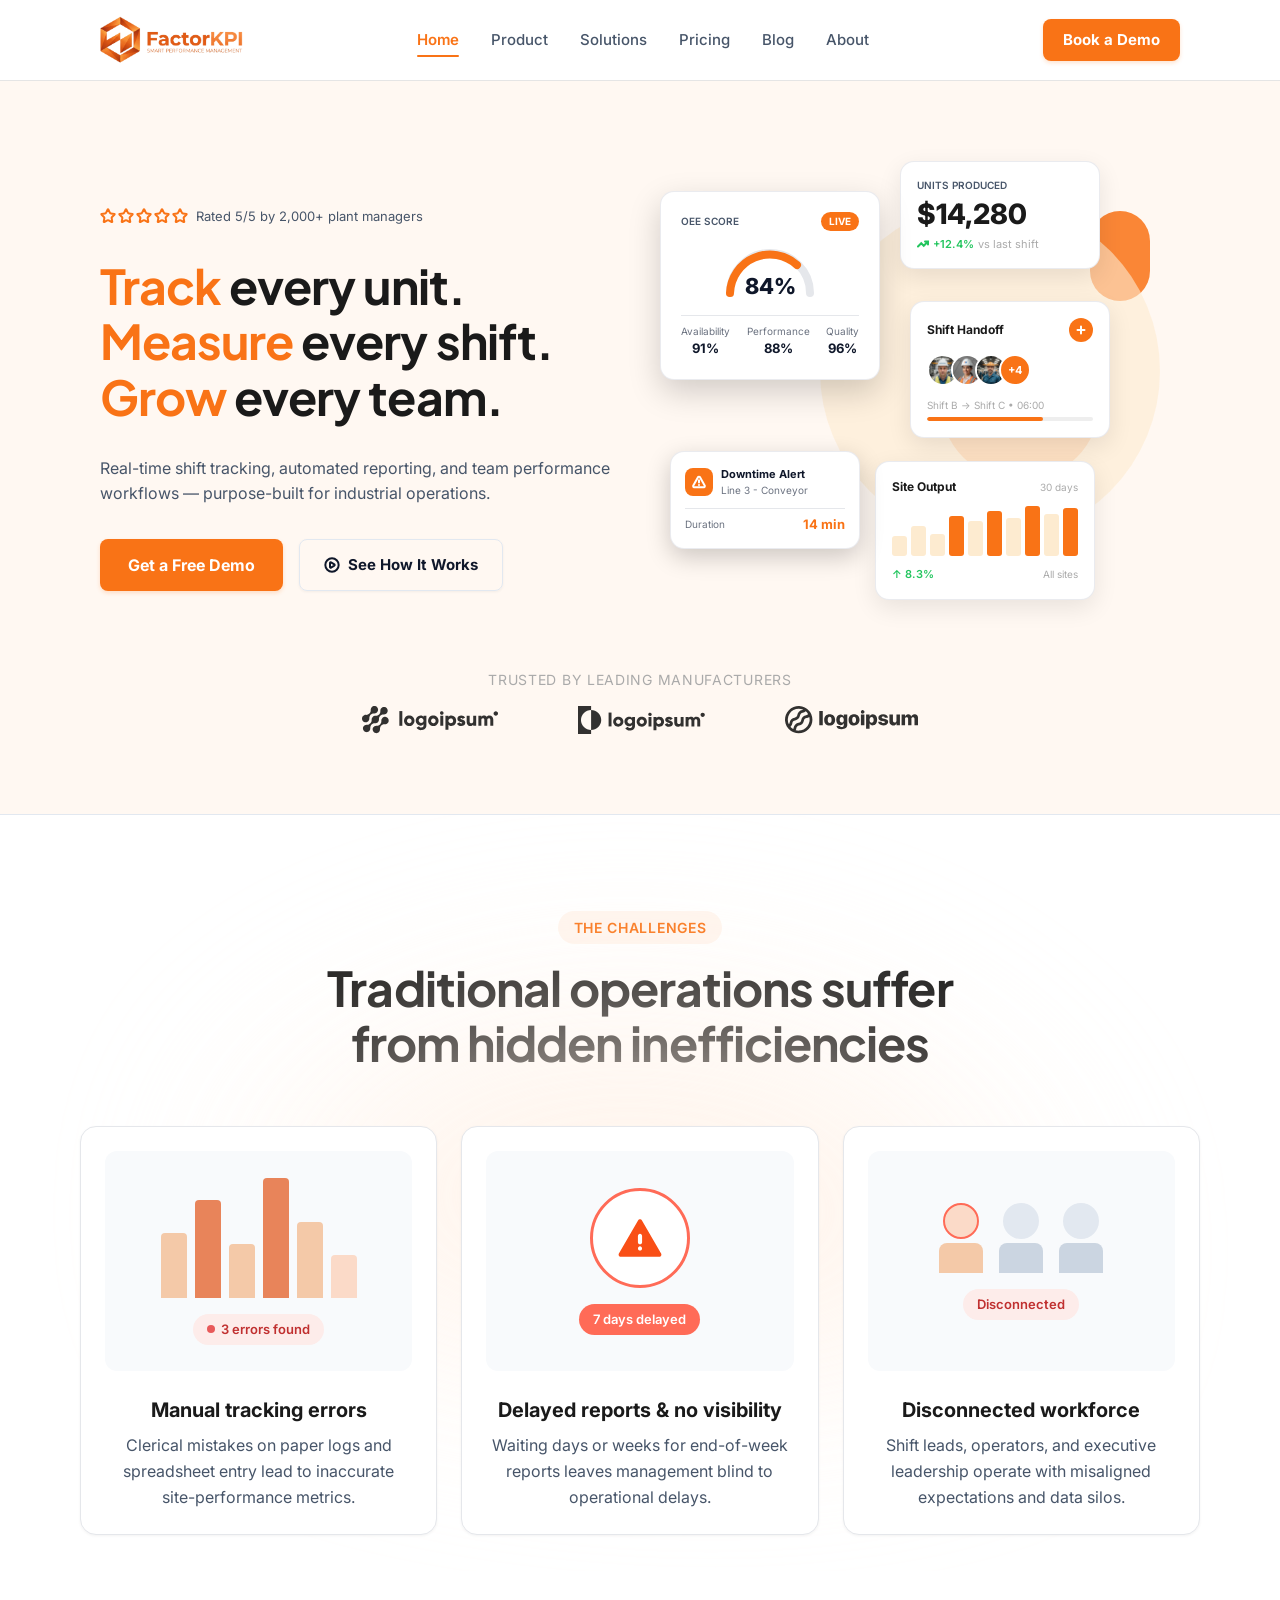
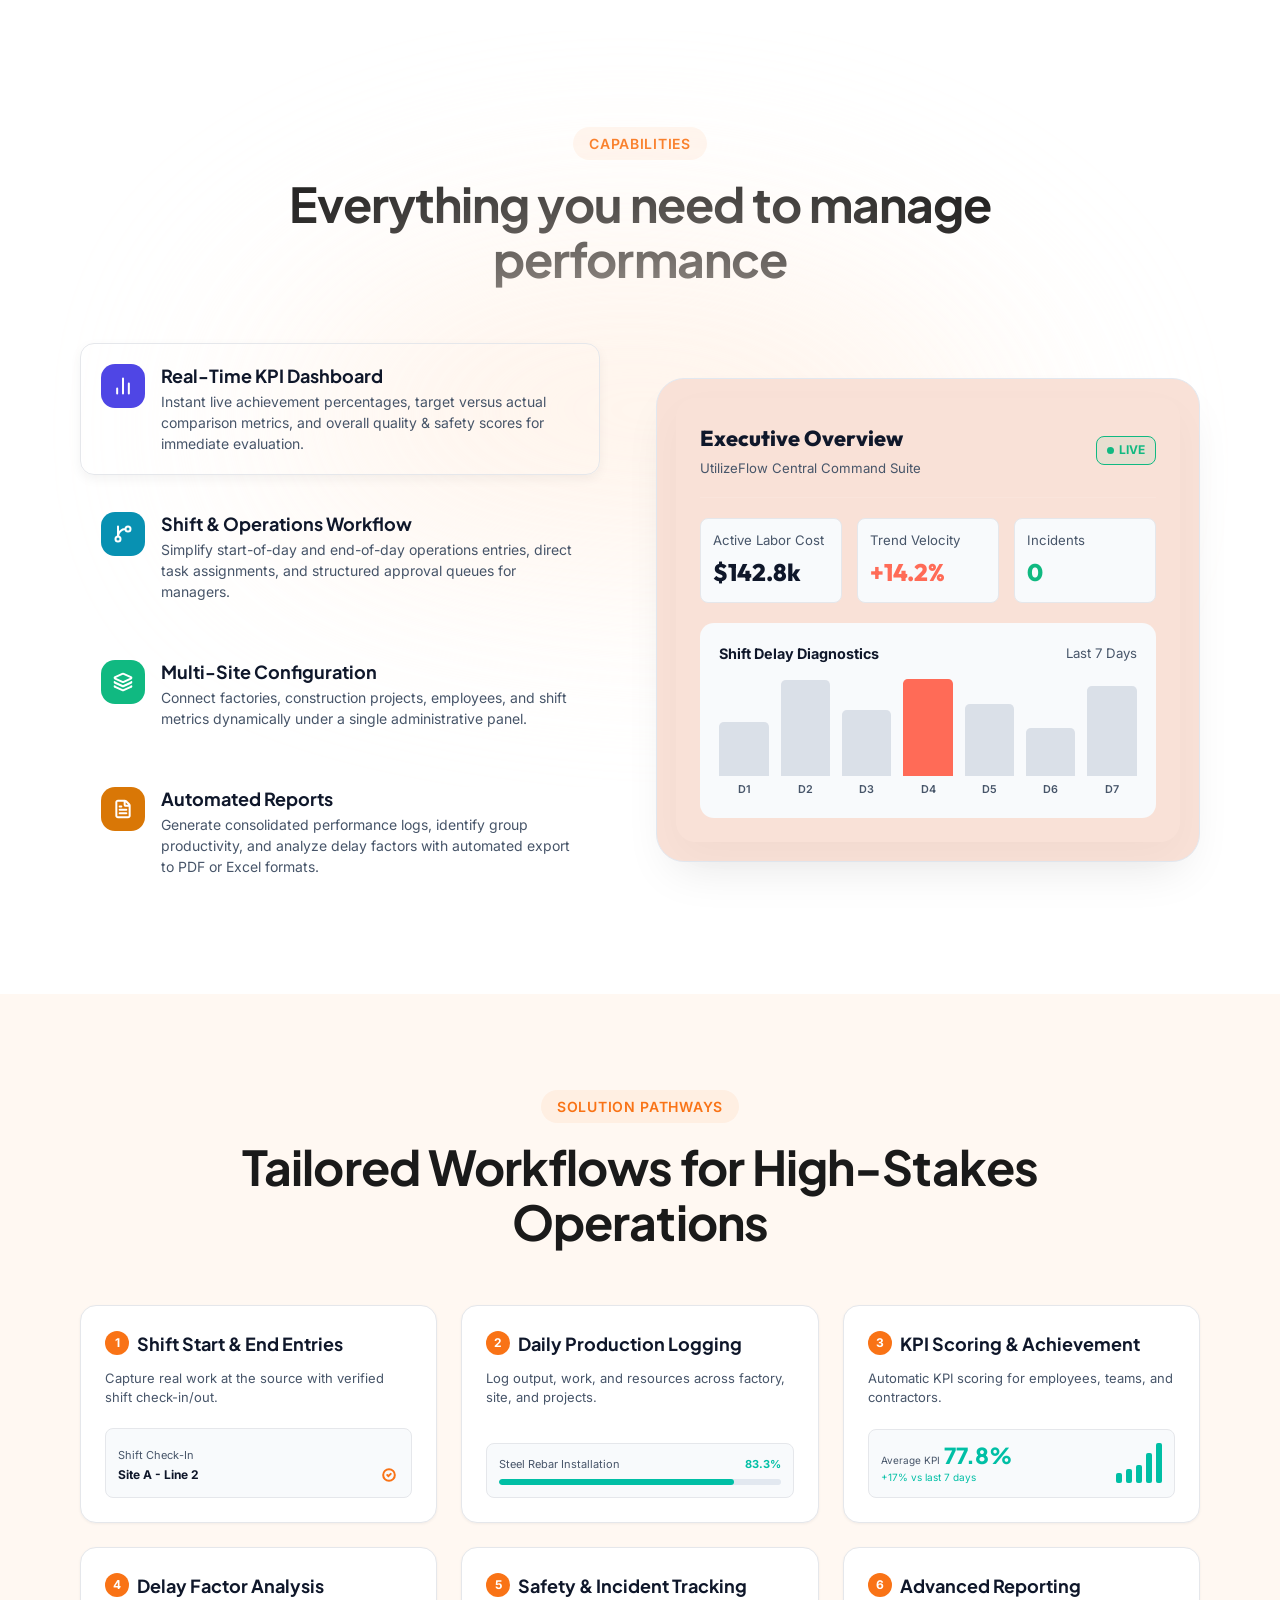
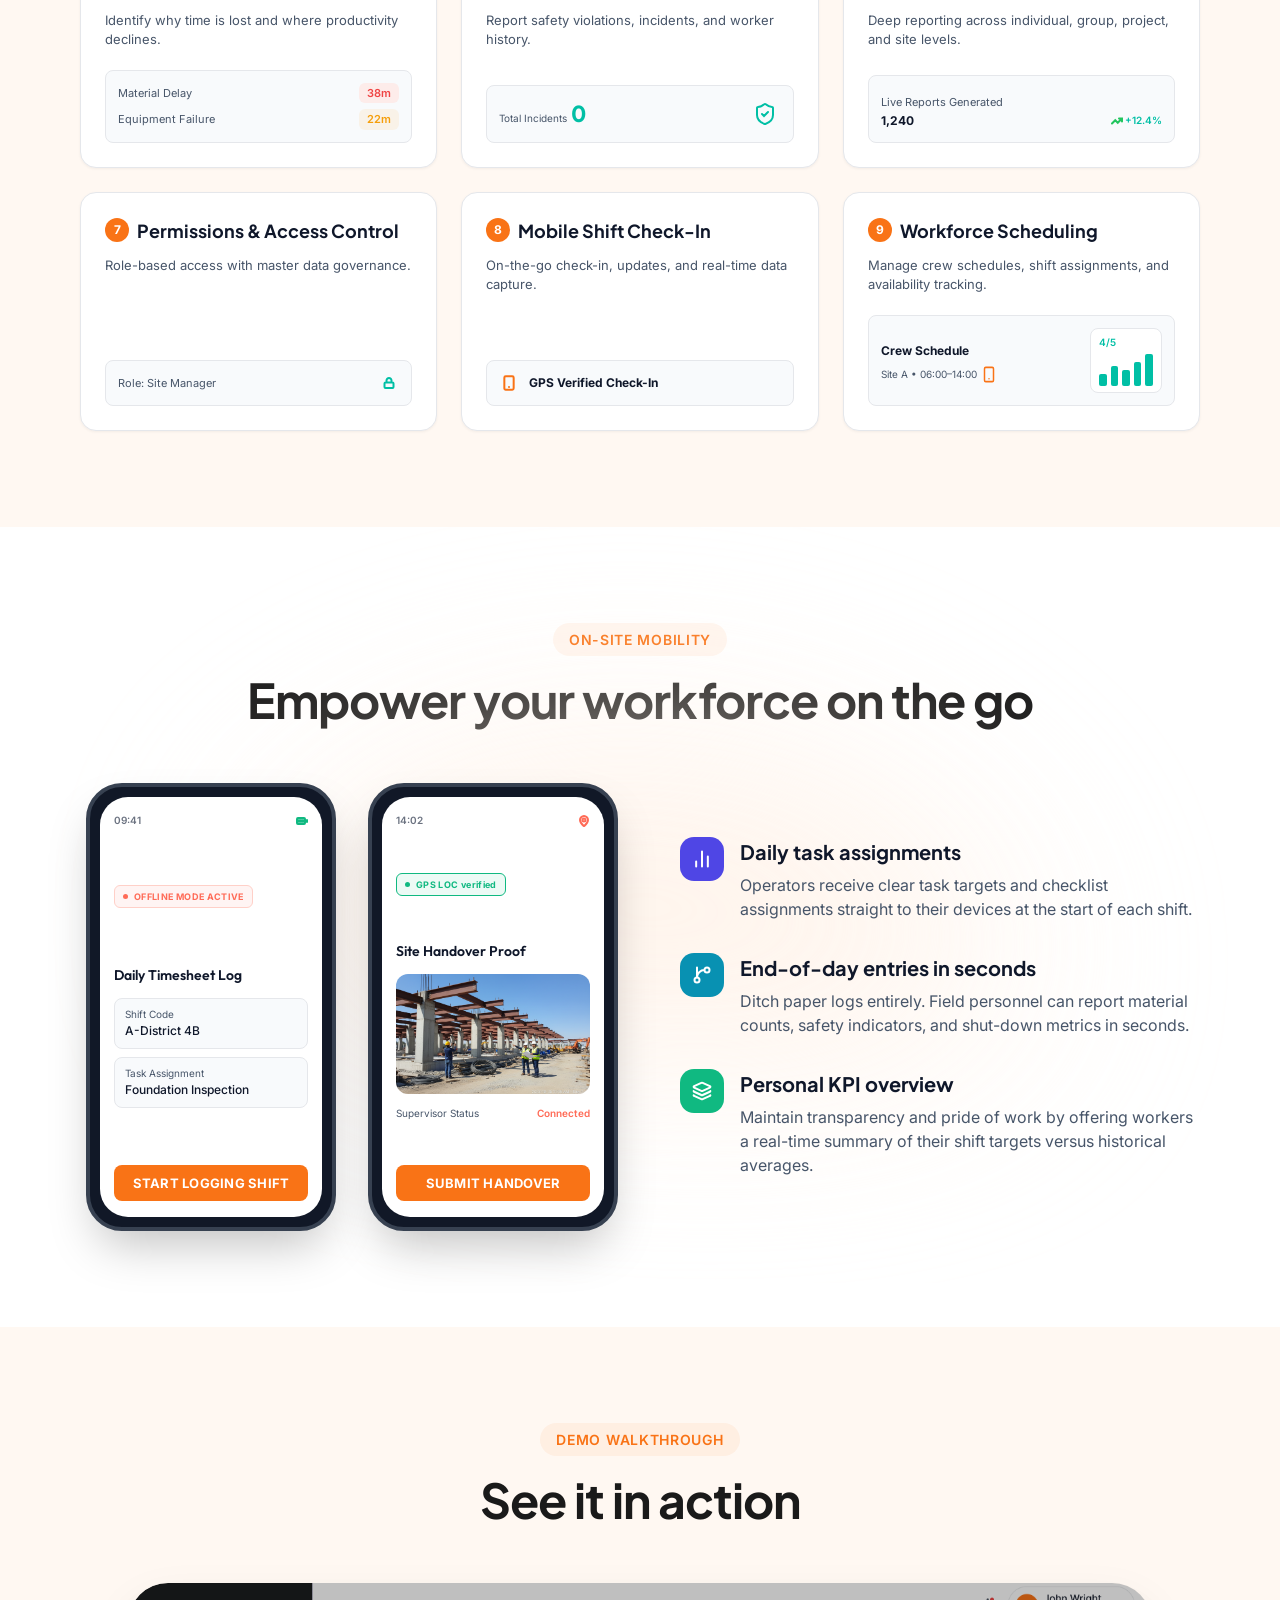
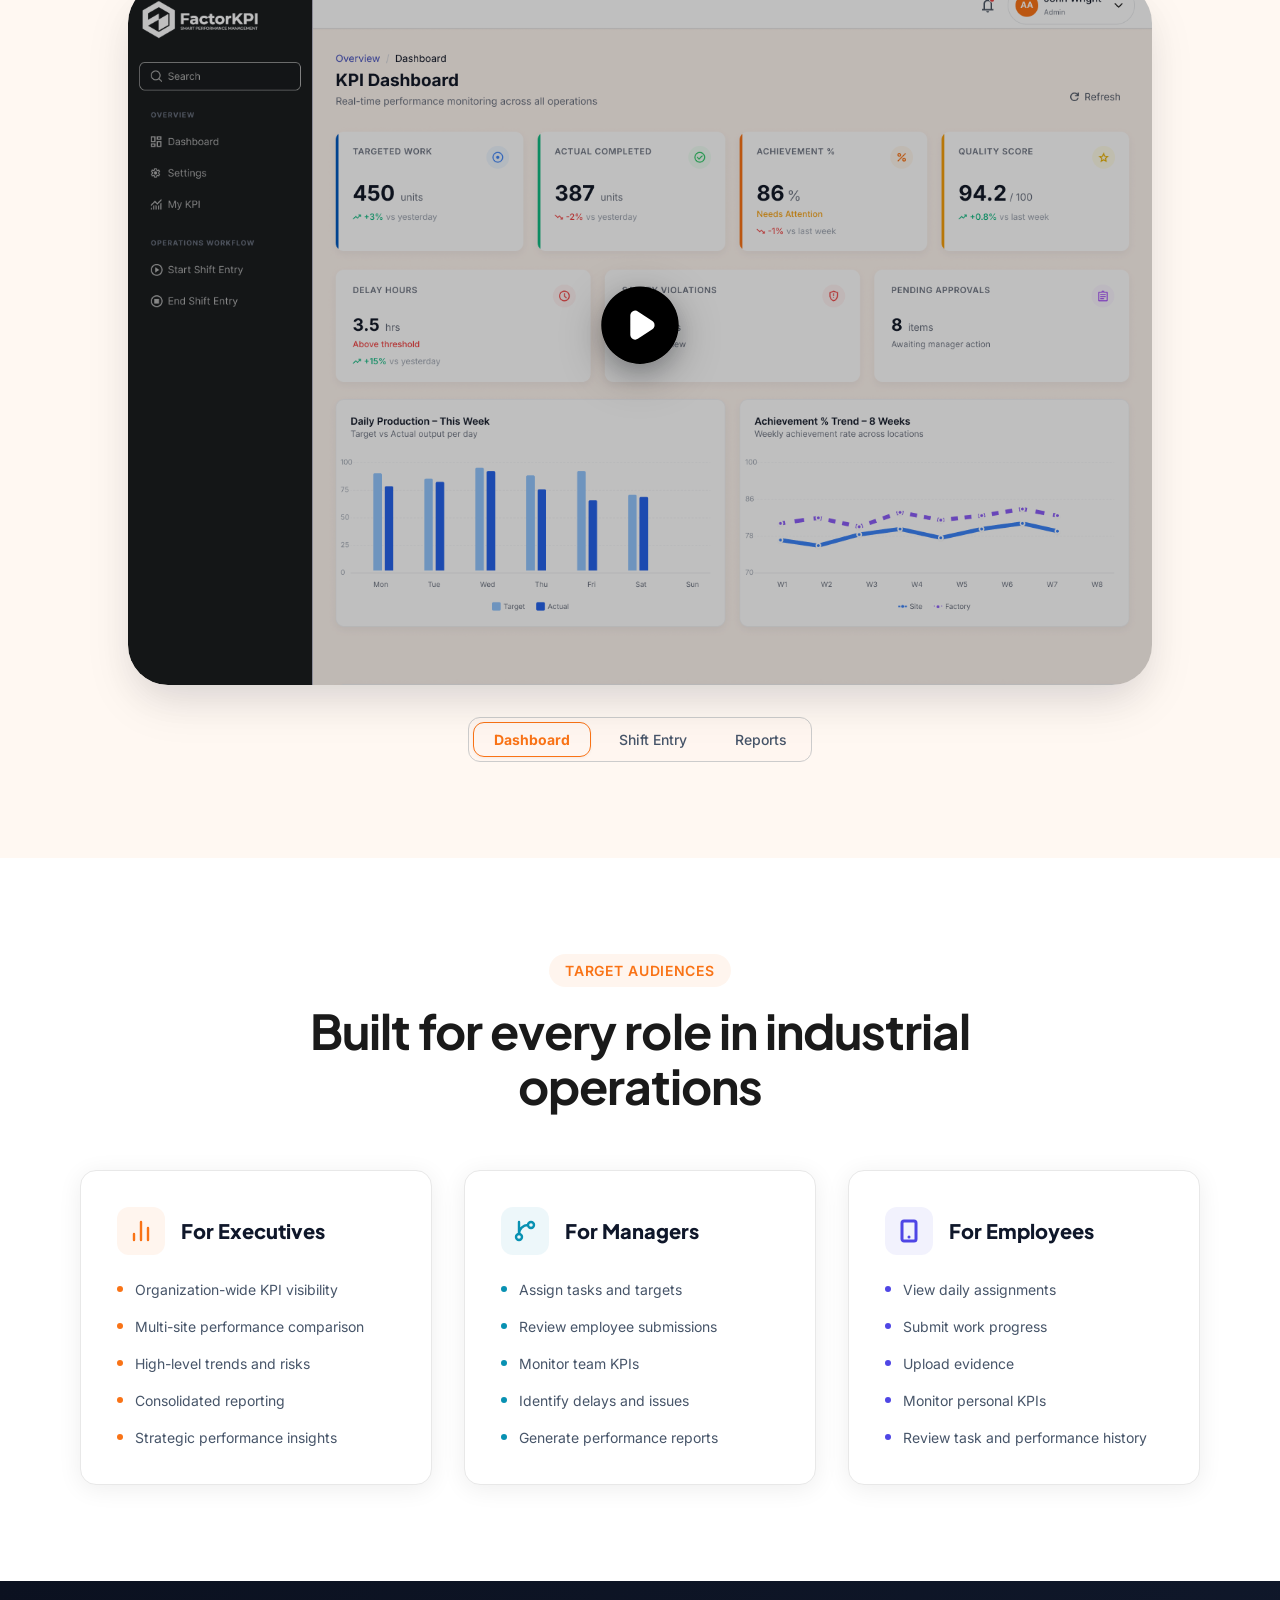
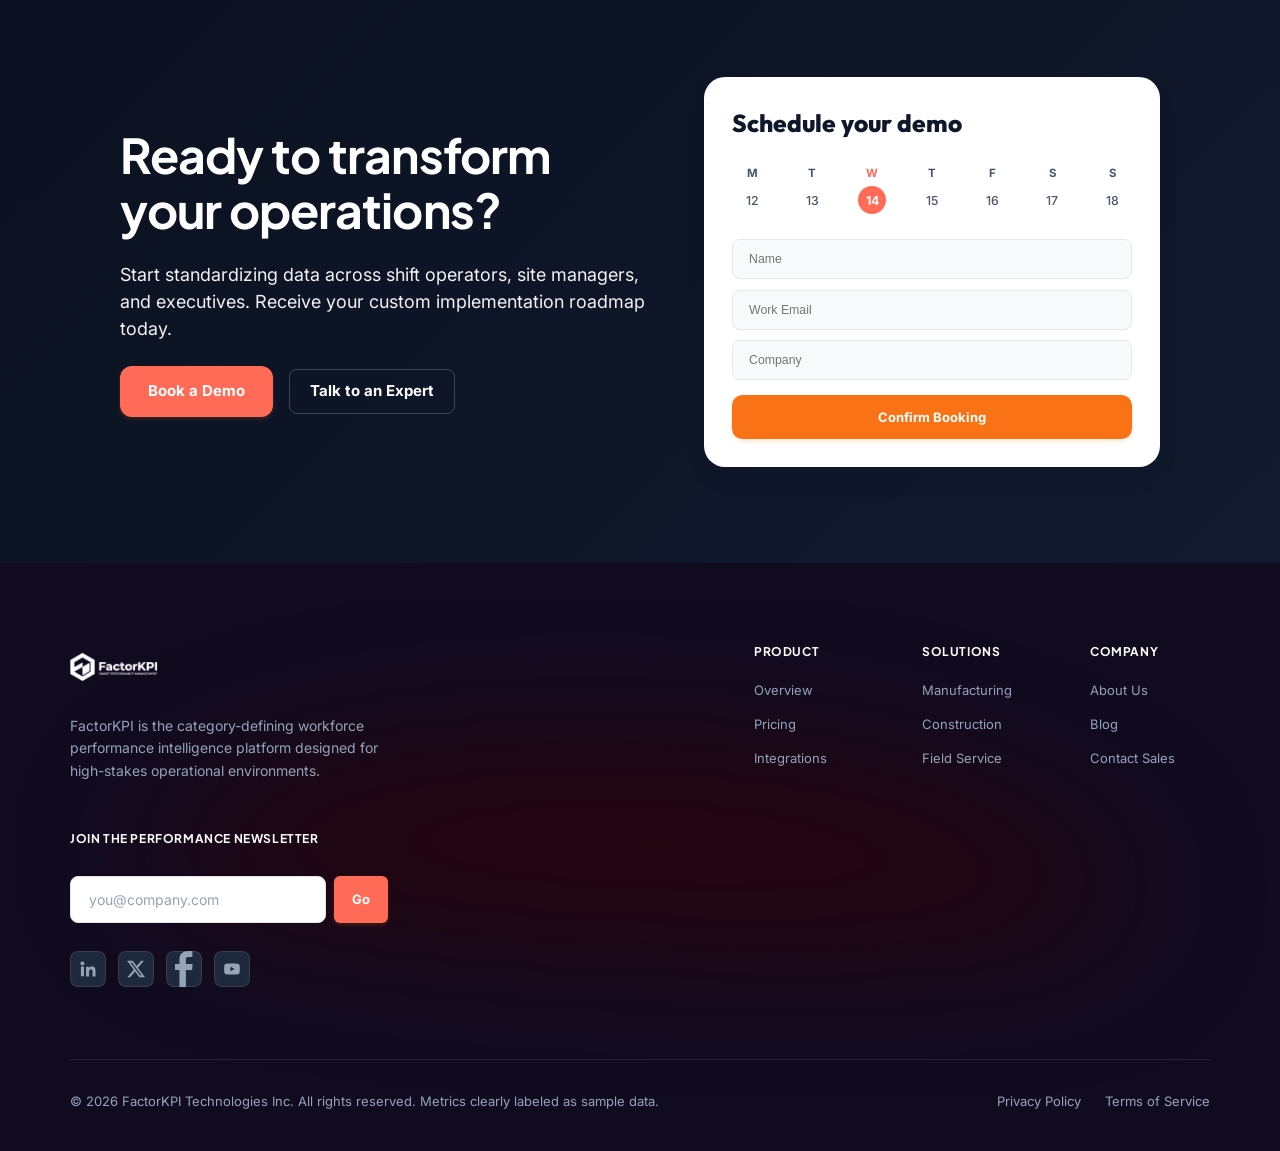
<file: index.html>
<!DOCTYPE html>
<html lang="en">
<head>
  <meta charset="UTF-8">
  <meta name="viewport" content="width=device-width, initial-scale=1.0">
  <title>FactorKPI | Real-Time Shop Floor Intelligence for Modern Manufacturing</title>
  <meta name="description" content="Connect machines, empower frontline workers, and eliminate downtime with an all-in-one KPI platform built for industrial precision.">
  <link rel="preconnect" href="https://fonts.googleapis.com">
  <link rel="preconnect" href="https://fonts.gstatic.com" crossorigin>
  <link href="https://fonts.googleapis.com/css2?family=Inter:wght@400;500;600;700;800&family=Outfit:wght@600;700;800&family=Plus+Jakarta+Sans:wght@600;700;800&display=swap" rel="stylesheet">
  <link rel="stylesheet" href="style.css">
</head>
<body>

  <!-- Navigation -->
  <header class="header">
    <nav class="nav-container">
      <a href="./index.html" class="nav-brand" aria-label="FactorKPI Home">
        <img src="assets/factorkpi-logo.png" alt="FactorKPI Logo" class="brand-logo" width="164" height="55">
      </a>

      <div class="nav-menu" id="navMenu">
        <ul class="nav-links">
          <li><a href="./index.html" class="nav-link active" aria-current="page">Home</a></li>
          <li><a href="./product.html" class="nav-link">Product</a></li>
          <li><a href="./solutions.html" class="nav-link">Solutions</a></li>
          <li><a href="./pricing.html" class="nav-link">Pricing</a></li>
          <li><a href="./blog.html" class="nav-link">Blog</a></li>
          <li><a href="./about.html" class="nav-link">About</a></li>
        </ul>
        <div class="nav-actions-mobile">
          <a href="#demo" class="btn btn-primary btn-book-demo">Book a Demo</a>
        </div>
      </div>

      <div class="nav-actions">
        <a href="#demo" class="btn btn-primary btn-book-demo">Book a Demo</a>
        <button class="nav-toggle" id="navToggle" aria-label="Toggle navigation" aria-expanded="false">
          <span class="hamburger-bar"></span>
          <span class="hamburger-bar"></span>
          <span class="hamburger-bar"></span>
        </button>
      </div>
    </nav>
  </header>

  <main id="main-content">
    <!-- Hero Section -->
    <section class="hero-section">
      <div class="hero-container">
        <!-- Hero Left Copy -->
        <div class="hero-copy">
          <div class="hero-rating-badge">
            <div class="rating-stars" aria-label="5 out of 5 stars">
              <img src="assets/star.svg" alt="" class="star-icon" width="16" height="16">
              <img src="assets/star.svg" alt="" class="star-icon" width="16" height="16">
              <img src="assets/star.svg" alt="" class="star-icon" width="16" height="16">
              <img src="assets/star.svg" alt="" class="star-icon" width="16" height="16">
              <img src="assets/star.svg" alt="" class="star-icon" width="16" height="16">
            </div>
            <span class="rating-text">Rated 5/5 by 2,000+ plant managers</span>
          </div>

          <h1 class="hero-title">
            <span class="highlight">Track</span> every unit. <span class="highlight">Measure</span> every shift. <span class="highlight">Grow</span> every team.
          </h1>

          <p class="hero-subtitle">
            Real-time shift tracking, automated reporting, and team performance workflows — purpose-built for industrial operations.
          </p>

          <div class="hero-actions">
            <a href="#demo" class="btn btn-primary btn-hero-cta">Get a Free Demo</a>
            <a href="#showcase" class="btn btn-secondary btn-see-works">
              <img src="assets/play-circle.svg" alt="" class="btn-icon" width="16" height="16">
              <span>See How It Works</span>
            </a>
          </div>
        </div>

        <!-- Hero Right Visual Composition -->
        <div class="hero-visual" aria-hidden="true">
          <!-- Background Abstract Geometry -->
          <div class="decor-shape decor-pill"></div>
          <div class="decor-shape decor-circle-large"></div>
          <div class="decor-shape decor-circle-small"></div>

          <!-- Card 1: OEE Score Live -->
          <div class="hero-card kpi-card">
            <div class="kpi-card-header">
              <span class="card-eyebrow">OEE Score</span>
              <span class="badge-live-pulse">LIVE</span>
            </div>
            <div class="kpi-gauge-wrap">
              <svg class="oee-gauge" viewBox="0 0 100 60" width="100" height="60">
                <path d="M 10 50 A 40 40 0 0 1 90 50" fill="none" stroke="#E5E7EB" stroke-width="8" stroke-linecap="round"/>
                <path d="M 10 50 A 40 40 0 0 1 77 22" fill="none" stroke="#F97316" stroke-width="8" stroke-linecap="round"/>
              </svg>
              <span class="gauge-value">84%</span>
            </div>
            <div class="kpi-breakdown-row">
              <div class="breakdown-item">
                <span class="breakdown-label">Availability</span>
                <span class="breakdown-val">91%</span>
              </div>
              <div class="breakdown-item">
                <span class="breakdown-label">Performance</span>
                <span class="breakdown-val">88%</span>
              </div>
              <div class="breakdown-item">
                <span class="breakdown-label">Quality</span>
                <span class="breakdown-val">96%</span>
              </div>
            </div>
          </div>

          <!-- Card 2: Units Produced -->
          <div class="hero-card output-card">
            <span class="card-eyebrow">Units Produced</span>
            <span class="output-stat">$14,280</span>
            <div class="stat-trend-row">
              <img src="assets/trending-up.svg" alt="" width="12" height="12">
              <span class="trend-positive">+12.4%</span>
              <span class="trend-sub">vs last shift</span>
            </div>
          </div>

          <!-- Card 3: Shift Handoff -->
          <div class="hero-card shift-card">
            <div class="shift-card-header">
              <span class="card-title-sm">Shift Handoff</span>
              <span class="icon-bubble orange-bubble">
                <img src="assets/plus.svg" alt="" width="12" height="12">
              </span>
            </div>
            <div class="avatar-stack-row">
              <div class="avatar-stack">
                <img src="assets/avatar-1.png" alt="Operator" class="avatar-img" width="32" height="32">
                <img src="assets/avatar-2.png" alt="Supervisor" class="avatar-img" width="32" height="32">
                <img src="assets/avatar-3.png" alt="Lead" class="avatar-img" width="32" height="32">
                <span class="avatar-badge">+4</span>
              </div>
            </div>
            <div class="shift-progress-wrap">
              <span class="shift-label">Shift B → Shift C • 06:00</span>
              <div class="progress-bar-track">
                <div class="progress-bar-fill" style="width: 70%;"></div>
              </div>
            </div>
          </div>

          <!-- Card 4: Downtime Alert -->
          <div class="hero-card alert-card">
            <div class="alert-top">
              <div class="alert-icon-square">
                <img src="assets/alert-triangle.svg" alt="" width="14" height="14">
              </div>
              <div class="alert-text-group">
                <span class="alert-title">Downtime Alert</span>
                <span class="alert-sub">Line 3 - Conveyor</span>
              </div>
            </div>
            <div class="alert-meta-row">
              <span class="alert-meta-label">Duration</span>
              <span class="alert-meta-val">14 min</span>
            </div>
          </div>

          <!-- Card 5: Site Output Chart -->
          <div class="hero-card chart-card">
            <div class="chart-header-row">
              <span class="card-title-sm">Site Output</span>
              <span class="chart-timeframe">30 days</span>
            </div>
            <div class="mini-bar-chart">
              <div class="bar-col" style="height: 20px;"></div>
              <div class="bar-col" style="height: 30px;"></div>
              <div class="bar-col" style="height: 22px;"></div>
              <div class="bar-col active-bar" style="height: 40px;"></div>
              <div class="bar-col" style="height: 35px;"></div>
              <div class="bar-col active-bar" style="height: 45px;"></div>
              <div class="bar-col" style="height: 38px;"></div>
              <div class="bar-col active-bar" style="height: 50px;"></div>
              <div class="bar-col" style="height: 42px;"></div>
              <div class="bar-col active-bar" style="height: 48px;"></div>
            </div>
            <div class="chart-footer-row">
              <span class="trend-positive">↑ 8.3%</span>
              <span class="chart-sub">All sites</span>
            </div>
          </div>
        </div>
      </div>

      <!-- Partners / Social Proof Strip -->
      <div class="partners-strip">
        <span class="partners-caption">TRUSTED BY LEADING MANUFACTURERS</span>
        <div class="partners-logos">
          <img src="assets/partner-logo-1.svg" alt="Manufacturing Partner 1" class="partner-logo" width="131" height="27">
          <img src="assets/partner-logo-2.svg" alt="Manufacturing Partner 2" class="partner-logo" width="131" height="29">
          <img src="assets/partner-logo-3.svg" alt="Manufacturing Partner 3" class="partner-logo" width="128" height="27">
        </div>
      </div>
    </section>

    <!-- Problems / Challenges Section -->
    <section class="section problems-section" id="challenges">
      <div class="section-glow-bg problems-glow" aria-hidden="true">
        <img src="assets/bg-glow-problems.svg" alt="" class="glow-img">
      </div>

      <div class="section-header">
        <div class="section-badge">THE CHALLENGES</div>
        <h2 class="section-title">Traditional operations suffer<br>from hidden inefficiencies</h2>
      </div>

      <div class="problems-grid">
        <!-- Problem Card 1 -->
        <article class="problem-card">
          <div class="problem-visual">
            <div class="problem-chart-mockup">
              <div class="p-bars-group">
                <div class="p-bar" style="height: 65px; background: #F4C9A8;"></div>
                <div class="p-bar" style="height: 98px; background: #E8845A;"></div>
                <div class="p-bar" style="height: 54px; background: #F4C9A8;"></div>
                <div class="p-bar" style="height: 120px; background: #E8845A;"></div>
                <div class="p-bar" style="height: 76px; background: #F4C9A8;"></div>
                <div class="p-bar" style="height: 43px; background: #FBDAC8;"></div>
              </div>
              <div class="problem-status-pill error-pill">
                <span class="pill-dot red-dot"></span>
                <span>3 errors found</span>
              </div>
            </div>
          </div>
          <div class="problem-content">
            <h3 class="problem-heading">Manual tracking errors</h3>
            <p class="problem-desc">Clerical mistakes on paper logs and spreadsheet entry lead to inaccurate site-performance metrics.</p>
          </div>
        </article>

        <!-- Problem Card 2 -->
        <article class="problem-card">
          <div class="problem-visual">
            <div class="problem-clock-mockup">
              <div class="clock-circle">
                <img src="assets/warning-rounded.svg" alt="" class="warning-icon" width="66" height="66">
              </div>
              <div class="problem-status-pill delay-pill">
                <span>7 days delayed</span>
              </div>
            </div>
          </div>
          <div class="problem-content">
            <h3 class="problem-heading">Delayed reports &amp; no visibility</h3>
            <p class="problem-desc">Waiting days or weeks for end-of-week reports leaves management blind to operational delays.</p>
          </div>
        </article>

        <!-- Problem Card 3 -->
        <article class="problem-card">
          <div class="problem-visual">
            <div class="problem-silos-mockup">
              <div class="silos-avatars-row">
                <div class="silo-node active-node">
                  <span class="silo-head"></span>
                  <span class="silo-body"></span>
                </div>
                <div class="silo-node muted-node">
                  <span class="silo-head"></span>
                  <span class="silo-body"></span>
                </div>
                <div class="silo-node muted-node">
                  <span class="silo-head"></span>
                  <span class="silo-body"></span>
                </div>
              </div>
              <div class="problem-status-pill disconnected-pill">
                <span>Disconnected</span>
              </div>
            </div>
          </div>
          <div class="problem-content">
            <h3 class="problem-heading">Disconnected workforce</h3>
            <p class="problem-desc">Shift leads, operators, and executive leadership operate with misaligned expectations and data silos.</p>
          </div>
        </article>
      </div>
    </section>

    <!-- Capabilities / Platform Features Section -->
    <section class="section features-section" id="product">
      <div class="section-glow-bg features-glow" aria-hidden="true">
        <img src="assets/bg-glow-features.svg" alt="" class="glow-img">
      </div>

      <div class="section-header">
        <div class="section-badge">CAPABILITIES</div>
        <h2 class="section-title">Everything you need to manage performance</h2>
      </div>

      <div class="features-dual-layout">
        <!-- Feature Tab List -->
        <div class="feature-tabs-list" role="tablist">
          <button class="feature-tab-item active" role="tab" aria-selected="true" data-tab="dashboard">
            <div class="feature-tab-icon-box icon-purple">
              <img src="assets/bar-chart-2.svg" alt="" width="20" height="20">
            </div>
            <div class="feature-tab-text">
              <h3 class="feature-tab-title">Real-Time KPI Dashboard</h3>
              <p class="feature-tab-desc">Instant live achievement percentages, target versus actual comparison metrics, and overall quality &amp; safety scores for immediate evaluation.</p>
            </div>
          </button>

          <button class="feature-tab-item" role="tab" aria-selected="false" data-tab="workflow">
            <div class="feature-tab-icon-box icon-cyan">
              <img src="assets/git-branch.svg" alt="" width="20" height="20">
            </div>
            <div class="feature-tab-text">
              <h3 class="feature-tab-title">Shift &amp; Operations Workflow</h3>
              <p class="feature-tab-desc">Simplify start-of-day and end-of-day operations entries, direct task assignments, and structured approval queues for managers.</p>
            </div>
          </button>

          <button class="feature-tab-item" role="tab" aria-selected="false" data-tab="multisite">
            <div class="feature-tab-icon-box icon-green">
              <img src="assets/layers.svg" alt="" width="20" height="20">
            </div>
            <div class="feature-tab-text">
              <h3 class="feature-tab-title">Multi-Site Configuration</h3>
              <p class="feature-tab-desc">Connect factories, construction projects, employees, and shift metrics dynamically under a single administrative panel.</p>
            </div>
          </button>

          <button class="feature-tab-item" role="tab" aria-selected="false" data-tab="reports">
            <div class="feature-tab-icon-box icon-amber">
              <img src="assets/file-text.svg" alt="" width="20" height="20">
            </div>
            <div class="feature-tab-text">
              <h3 class="feature-tab-title">Automated Reports</h3>
              <p class="feature-tab-desc">Generate consolidated performance logs, identify group productivity, and analyze delay factors with automated export to PDF or Excel formats.</p>
            </div>
          </button>
        </div>

        <!-- Dashboard Glass Preview Card -->
        <div class="features-preview-wrap">
          <div class="dashboard-outer-frame">
            <div class="glass-dashboard-content">
              <!-- Header -->
              <div class="dash-top-bar">
                <div>
                  <h4 class="dash-heading">Executive Overview</h4>
                  <span class="dash-subheading">UtilizeFlow Central Command Suite</span>
                </div>
                <div class="dash-live-badge">
                  <span class="live-dot-pulse"></span>
                  <span>LIVE</span>
                </div>
              </div>

              <!-- 3 KPI Cards -->
              <div class="dash-kpi-row">
                <div class="dash-kpi-box">
                  <span class="dash-kpi-label">Active Labor Cost</span>
                  <span class="dash-kpi-stat">$142.8k</span>
                </div>
                <div class="dash-kpi-box">
                  <span class="dash-kpi-label">Trend Velocity</span>
                  <span class="dash-kpi-stat stat-coral">+14.2%</span>
                </div>
                <div class="dash-kpi-box">
                  <span class="dash-kpi-label">Incidents</span>
                  <span class="dash-kpi-stat stat-green">0</span>
                </div>
              </div>

              <!-- Shift Delay Diagnostics Chart -->
              <div class="dash-chart-card">
                <div class="dash-chart-header">
                  <span class="dash-chart-title">Shift Delay Diagnostics</span>
                  <span class="dash-chart-timeframe">Last 7 Days</span>
                </div>
                <div class="dash-bars-grid">
                  <div class="dash-bar-unit">
                    <div class="d-bar" style="height: 54px;"></div>
                    <span class="d-label">D1</span>
                  </div>
                  <div class="dash-bar-unit">
                    <div class="d-bar" style="height: 96px;"></div>
                    <span class="d-label">D2</span>
                  </div>
                  <div class="dash-bar-unit">
                    <div class="d-bar" style="height: 66px;"></div>
                    <span class="d-label">D3</span>
                  </div>
                  <div class="dash-bar-unit">
                    <div class="d-bar d-bar-active" style="height: 114px;"></div>
                    <span class="d-label">D4</span>
                  </div>
                  <div class="dash-bar-unit">
                    <div class="d-bar" style="height: 72px;"></div>
                    <span class="d-label">D5</span>
                  </div>
                  <div class="dash-bar-unit">
                    <div class="d-bar" style="height: 48px;"></div>
                    <span class="d-label">D6</span>
                  </div>
                  <div class="dash-bar-unit">
                    <div class="d-bar" style="height: 90px;"></div>
                    <span class="d-label">D7</span>
                  </div>
                </div>
              </div>
            </div>
          </div>
        </div>
      </div>
    </section>

    <!-- Solutions Bento Grid Section -->
    <section class="section solutions-section" id="solutions">
      <div class="section-header">
        <div class="section-badge">SOLUTION PATHWAYS</div>
        <h2 class="section-title">Tailored Workflows for High-Stakes Operations</h2>
      </div>

      <div class="bento-grid">
        <!-- Bento Card 1 -->
        <article class="bento-card">
          <div class="bento-card-top">
            <span class="bento-num-badge">1</span>
            <h3 class="bento-card-title">Shift Start &amp; End Entries</h3>
          </div>
          <p class="bento-card-desc">Capture real work at the source with verified shift check-in/out.</p>
          <div class="bento-metric-box">
            <span class="metric-caption">Shift Check-In</span>
            <div class="metric-row-between">
              <span class="metric-highlight-dark">Site A - Line 2</span>
              <span class="icon-circle-teal">
                <img src="assets/circle-check.svg" alt="" width="14" height="14">
              </span>
            </div>
          </div>
        </article>

        <!-- Bento Card 2 -->
        <article class="bento-card">
          <div class="bento-card-top">
            <span class="bento-num-badge">2</span>
            <h3 class="bento-card-title">Daily Production Logging</h3>
          </div>
          <p class="bento-card-desc">Log output, work, and resources across factory, site, and projects.</p>
          <div class="bento-metric-box">
            <div class="metric-row-between">
              <span class="metric-caption">Steel Rebar Installation</span>
              <span class="metric-val-teal">83.3%</span>
            </div>
            <div class="metric-progress-track">
              <div class="metric-progress-fill" style="width: 83.3%;"></div>
            </div>
          </div>
        </article>

        <!-- Bento Card 3 -->
        <article class="bento-card">
          <div class="bento-card-top">
            <span class="bento-num-badge">3</span>
            <h3 class="bento-card-title">KPI Scoring &amp; Achievement</h3>
          </div>
          <p class="bento-card-desc">Automatic KPI scoring for employees, teams, and contractors.</p>
          <div class="bento-metric-box metric-flex-row">
            <div>
              <span class="metric-caption-xs">Average KPI</span>
              <span class="metric-large-teal">77.8%</span>
              <span class="metric-trend-xs">+17% vs last 7 days</span>
            </div>
            <div class="mini-teal-bars">
              <div class="teal-bar" style="height: 10px;"></div>
              <div class="teal-bar" style="height: 14px;"></div>
              <div class="teal-bar" style="height: 18px;"></div>
              <div class="teal-bar" style="height: 30px;"></div>
              <div class="teal-bar" style="height: 40px;"></div>
            </div>
          </div>
        </article>

        <!-- Bento Card 4 -->
        <article class="bento-card">
          <div class="bento-card-top">
            <span class="bento-num-badge">4</span>
            <h3 class="bento-card-title">Delay Factor Analysis</h3>
          </div>
          <p class="bento-card-desc">Identify why time is lost and where productivity declines.</p>
          <div class="bento-metric-box">
            <div class="metric-row-between mb-sm">
              <span class="metric-caption">Material Delay</span>
              <span class="pill-tag-red">38m</span>
            </div>
            <div class="metric-row-between">
              <span class="metric-caption">Equipment Failure</span>
              <span class="pill-tag-amber">22m</span>
            </div>
          </div>
        </article>

        <!-- Bento Card 5 -->
        <article class="bento-card">
          <div class="bento-card-top">
            <span class="bento-num-badge">5</span>
            <h3 class="bento-card-title">Safety &amp; Incident Tracking</h3>
          </div>
          <p class="bento-card-desc">Report safety violations, incidents, and worker history.</p>
          <div class="bento-metric-box metric-row-between">
            <div>
              <span class="metric-caption-xs">Total Incidents</span>
              <span class="metric-large-teal">0</span>
            </div>
            <div class="icon-circle-teal-lg">
              <img src="assets/shield-check.svg" alt="" width="24" height="24">
            </div>
          </div>
        </article>

        <!-- Bento Card 6 -->
        <article class="bento-card">
          <div class="bento-card-top">
            <span class="bento-num-badge">6</span>
            <h3 class="bento-card-title">Advanced Reporting</h3>
          </div>
          <p class="bento-card-desc">Deep reporting across individual, group, project, and site levels.</p>
          <div class="bento-metric-box">
            <span class="metric-caption">Live Reports Generated</span>
            <div class="metric-row-between">
              <span class="metric-highlight-dark">1,240</span>
              <div class="trend-teal-wrap">
                <img src="assets/trending-up.svg" alt="" width="12" height="12">
                <span>+12.4%</span>
              </div>
            </div>
          </div>
        </article>

        <!-- Bento Card 7 -->
        <article class="bento-card">
          <div class="bento-card-top">
            <span class="bento-num-badge">7</span>
            <h3 class="bento-card-title">Permissions &amp; Access Control</h3>
          </div>
          <p class="bento-card-desc">Role-based access with master data governance.</p>
          <div class="bento-metric-box metric-row-between">
            <span class="metric-caption">Role: Site Manager</span>
            <span class="icon-circle-teal">
              <img src="assets/lock.svg" alt="" width="12" height="12">
            </span>
          </div>
        </article>

        <!-- Bento Card 8 -->
        <article class="bento-card">
          <div class="bento-card-top">
            <span class="bento-num-badge">8</span>
            <h3 class="bento-card-title">Mobile Shift Check-In</h3>
          </div>
          <p class="bento-card-desc">On-the-go check-in, updates, and real-time data capture.</p>
          <div class="bento-metric-box metric-row-left">
            <span class="icon-circle-teal">
              <img src="assets/smartphone.svg" alt="" width="16" height="16">
            </span>
            <span class="metric-highlight-dark">GPS Verified Check-In</span>
          </div>
        </article>

        <!-- Bento Card 9 -->
        <article class="bento-card">
          <div class="bento-card-top">
            <span class="bento-num-badge">9</span>
            <h3 class="bento-card-title">Workforce Scheduling</h3>
          </div>
          <p class="bento-card-desc">Manage crew schedules, shift assignments, and availability tracking.</p>
          <div class="bento-metric-box metric-flex-row">
            <div>
              <span class="metric-highlight-dark">Crew Schedule</span>
              <div class="schedule-sub-row">
                <span class="metric-caption-xs">Site A • 06:00–14:00</span>
                <img src="assets/calendar.svg" alt="" width="12" height="18">
              </div>
            </div>
            <div class="availability-badge">
              <span class="avail-ratio">4/5</span>
              <div class="avail-bars">
                <div class="a-bar" style="height: 12px;"></div>
                <div class="a-bar" style="height: 20px;"></div>
                <div class="a-bar" style="height: 16px;"></div>
                <div class="a-bar" style="height: 24px;"></div>
                <div class="a-bar" style="height: 32px;"></div>
              </div>
            </div>
          </div>
        </article>
      </div>
    </section>

    <!-- Mobile Workforce Section -->
    <section class="section mobile-section" id="mobile">
      <div class="section-glow-bg mobile-glow" aria-hidden="true">
        <img src="assets/bg-glow-mobile.svg" alt="" class="glow-img">
      </div>

      <div class="section-header">
        <div class="section-badge">ON-SITE MOBILITY</div>
        <h2 class="section-title">Empower your workforce on the go</h2>
      </div>

      <div class="mobile-dual-layout">
        <!-- Dual Phone Mockup -->
        <div class="mobile-mockup-wrap">
          <!-- Phone 1 -->
          <div class="phone-shell">
            <div class="phone-screen">
              <div class="phone-status-bar">
                <span class="phone-time">09:41</span>
                <img src="assets/battery-full.svg" alt="" width="12" height="12">
              </div>
              <div class="phone-pill-notice offline-notice">
                <span class="pulse-dot-red"></span>
                <span>OFFLINE MODE ACTIVE</span>
              </div>
              <div class="phone-card-body">
                <h4 class="phone-body-title">Daily Timesheet Log</h4>
                <div class="phone-input-mock">
                  <span class="phone-input-label">Shift Code</span>
                  <span class="phone-input-val">A-District 4B</span>
                </div>
                <div class="phone-input-mock">
                  <span class="phone-input-label">Task Assignment</span>
                  <span class="phone-input-val">Foundation Inspection</span>
                </div>
              </div>
              <button class="phone-btn-cta" type="button">START LOGGING SHIFT</button>
            </div>
          </div>

          <!-- Phone 2 -->
          <div class="phone-shell">
            <div class="phone-screen">
              <div class="phone-status-bar">
                <span class="phone-time">14:02</span>
                <img src="assets/map-pin.svg" alt="" width="12" height="12">
              </div>
              <div class="phone-pill-notice verified-notice">
                <span class="pulse-dot-green"></span>
                <span>GPS LOC verified</span>
              </div>
              <div class="phone-card-body">
                <h4 class="phone-body-title">Site Handover Proof</h4>
                <div class="phone-image-frame">
                  <img src="assets/mobile-map-preview.png" alt="Site GPS Handover Proof Map" class="phone-preview-img" width="220" height="130">
                </div>
                <div class="phone-status-line">
                  <span class="phone-input-label">Supervisor Status</span>
                  <span class="supervisor-status">Connected</span>
                </div>
              </div>
              <button class="phone-btn-cta" type="button">SUBMIT HANDOVER</button>
            </div>
          </div>
        </div>

        <!-- Mobile Benefits List -->
        <div class="mobile-benefits-list">
          <div class="benefit-item">
            <div class="benefit-icon-box icon-indigo">
              <img src="assets/bar-chart-2.svg" alt="" width="20" height="20">
            </div>
            <div>
              <h3 class="benefit-title">Daily task assignments</h3>
              <p class="benefit-desc">Operators receive clear task targets and checklist assignments straight to their devices at the start of each shift.</p>
            </div>
          </div>

          <div class="benefit-item">
            <div class="benefit-icon-box icon-cyan">
              <img src="assets/git-branch.svg" alt="" width="20" height="20">
            </div>
            <div>
              <h3 class="benefit-title">End-of-day entries in seconds</h3>
              <p class="benefit-desc">Ditch paper logs entirely. Field personnel can report material counts, safety indicators, and shut-down metrics in seconds.</p>
            </div>
          </div>

          <div class="benefit-item">
            <div class="benefit-icon-box icon-green">
              <img src="assets/layers.svg" alt="" width="20" height="20">
            </div>
            <div>
              <h3 class="benefit-title">Personal KPI overview</h3>
              <p class="benefit-desc">Maintain transparency and pride of work by offering workers a real-time summary of their shift targets versus historical averages.</p>
            </div>
          </div>
        </div>
      </div>
    </section>

    <!-- Product Showcase Section -->
    <section class="section showcase-section" id="showcase">
      <div class="section-header text-center">
        <div class="section-badge">DEMO WALKTHROUGH</div>
        <h2 class="section-title">See it in action</h2>
      </div>

      <div class="showcase-viewer">
        <div class="showcase-media-frame">
          <img src="assets/dashboard-showcase.png" alt="FactorKPI Full Central Command Dashboard Interface" class="showcase-img" width="902" height="619">
          <div class="showcase-play-overlay">
            <button class="showcase-play-btn" aria-label="Play Product Demo Video">
              <img src="assets/hero-play.svg" alt="Play Video" width="120" height="120">
            </button>
          </div>
        </div>

        <!-- Showcase Segment Tabs -->
        <div class="showcase-pills-bar">
          <button class="showcase-pill active" type="button">Dashboard</button>
          <button class="showcase-pill" type="button">Shift Entry</button>
          <button class="showcase-pill" type="button">Reports</button>
        </div>
      </div>
    </section>

    <!-- Roles / Target Audiences Section -->
    <section class="section roles-section" id="roles">
      <div class="section-header">
        <div class="section-badge">TARGET AUDIENCES</div>
        <h2 class="section-title">Built for every role in industrial operations</h2>
      </div>

      <div class="roles-grid">
        <!-- Role 1: Executives -->
        <article class="role-card">
          <div class="role-card-header">
            <div class="role-icon-box role-orange-bg">
              <img src="assets/icon-role-executives.svg" alt="" width="24" height="24">
            </div>
            <h3 class="role-card-title">For Executives</h3>
          </div>
          <ul class="role-features-list">
            <li class="role-feature-item">
              <span class="role-bullet bullet-orange"></span>
              <span>Organization-wide KPI visibility</span>
            </li>
            <li class="role-feature-item">
              <span class="role-bullet bullet-orange"></span>
              <span>Multi-site performance comparison</span>
            </li>
            <li class="role-feature-item">
              <span class="role-bullet bullet-orange"></span>
              <span>High-level trends and risks</span>
            </li>
            <li class="role-feature-item">
              <span class="role-bullet bullet-orange"></span>
              <span>Consolidated reporting</span>
            </li>
            <li class="role-feature-item">
              <span class="role-bullet bullet-orange"></span>
              <span>Strategic performance insights</span>
            </li>
          </ul>
        </article>

        <!-- Role 2: Managers -->
        <article class="role-card">
          <div class="role-card-header">
            <div class="role-icon-box role-cyan-bg">
              <img src="assets/icon-role-managers.svg" alt="" width="24" height="24">
            </div>
            <h3 class="role-card-title">For Managers</h3>
          </div>
          <ul class="role-features-list">
            <li class="role-feature-item">
              <span class="role-bullet bullet-cyan"></span>
              <span>Assign tasks and targets</span>
            </li>
            <li class="role-feature-item">
              <span class="role-bullet bullet-cyan"></span>
              <span>Review employee submissions</span>
            </li>
            <li class="role-feature-item">
              <span class="role-bullet bullet-cyan"></span>
              <span>Monitor team KPIs</span>
            </li>
            <li class="role-feature-item">
              <span class="role-bullet bullet-cyan"></span>
              <span>Identify delays and issues</span>
            </li>
            <li class="role-feature-item">
              <span class="role-bullet bullet-cyan"></span>
              <span>Generate performance reports</span>
            </li>
          </ul>
        </article>

        <!-- Role 3: Employees -->
        <article class="role-card">
          <div class="role-card-header">
            <div class="role-icon-box role-indigo-bg">
              <img src="assets/icon-role-employees.svg" alt="" width="24" height="24">
            </div>
            <h3 class="role-card-title">For Employees</h3>
          </div>
          <ul class="role-features-list">
            <li class="role-feature-item">
              <span class="role-bullet bullet-indigo"></span>
              <span>View daily assignments</span>
            </li>
            <li class="role-feature-item">
              <span class="role-bullet bullet-indigo"></span>
              <span>Submit work progress</span>
            </li>
            <li class="role-feature-item">
              <span class="role-bullet bullet-indigo"></span>
              <span>Upload evidence</span>
            </li>
            <li class="role-feature-item">
              <span class="role-bullet bullet-indigo"></span>
              <span>Monitor personal KPIs</span>
            </li>
            <li class="role-feature-item">
              <span class="role-bullet bullet-indigo"></span>
              <span>Review task and performance history</span>
            </li>
          </ul>
        </article>
      </div>
    </section>
  </main>

  <!-- CTA & Interactive Booking Section -->
  <section class="cta-section" id="demo">
      <div class="cta-container">
        <!-- CTA Left Content -->
        <div class="cta-copy">
          <h2 class="cta-heading">Ready to transform your operations?</h2>
          <p class="cta-desc">Start standardizing data across shift operators, site managers, and executives. Receive your custom implementation roadmap today.</p>
          <div class="cta-buttons-row">
            <a href="#bookingCard" class="btn btn-primary btn-cta-book">Book a Demo</a>
            <a href="mailto:sales@factorkpi.com" class="btn btn-outline-white">Talk to an Expert</a>
          </div>
        </div>

        <!-- CTA Right Booking Card -->
        <div class="booking-card" id="bookingCard">
          <h3 class="booking-title">Schedule your demo</h3>

          <!-- Weekday Picker -->
          <div class="weekday-picker" role="radiogroup" aria-label="Select Demo Day">
            <button type="button" class="weekday-col" role="radio" aria-checked="false" data-day="M12">
              <span class="day-letter">M</span>
              <span class="date-number">12</span>
            </button>
            <button type="button" class="weekday-col" role="radio" aria-checked="false" data-day="T13">
              <span class="day-letter">T</span>
              <span class="date-number">13</span>
            </button>
            <button type="button" class="weekday-col active" role="radio" aria-checked="true" data-day="W14">
              <span class="day-letter">W</span>
              <span class="date-number">14</span>
            </button>
            <button type="button" class="weekday-col" role="radio" aria-checked="false" data-day="T15">
              <span class="day-letter">T</span>
              <span class="date-number">15</span>
            </button>
            <button type="button" class="weekday-col" role="radio" aria-checked="false" data-day="F16">
              <span class="day-letter">F</span>
              <span class="date-number">16</span>
            </button>
            <button type="button" class="weekday-col" role="radio" aria-checked="false" data-day="S17">
              <span class="day-letter">S</span>
              <span class="date-number">17</span>
            </button>
            <button type="button" class="weekday-col" role="radio" aria-checked="false" data-day="S18">
              <span class="day-letter">S</span>
              <span class="date-number">18</span>
            </button>
          </div>

          <!-- Booking Form -->
          <form class="booking-form" id="bookingForm" onsubmit="event.preventDefault(); alert('Demo requested successfully! Our team will contact you shortly.');">
            <div class="form-group">
              <label for="bookingName" class="sr-only">Name</label>
              <input type="text" id="bookingName" class="booking-input" placeholder="Name" required>
            </div>
            <div class="form-group">
              <label for="bookingEmail" class="sr-only">Work Email</label>
              <input type="email" id="bookingEmail" class="booking-input" placeholder="Work Email" required>
            </div>
            <div class="form-group">
              <label for="bookingCompany" class="sr-only">Company</label>
              <input type="text" id="bookingCompany" class="booking-input" placeholder="Company" required>
            </div>
            <button type="submit" class="btn btn-primary btn-confirm-booking">Confirm Booking</button>
          </form>
        </div>
      </div>
    </section>

    <!-- Site Footer -->
    <footer class="footer">
      <div class="footer-glow-bg" aria-hidden="true">
        <img src="assets/bg-glow-footer.svg" alt="" class="glow-img">
      </div>

      <div class="footer-container">
        <div class="footer-cols">
          <!-- Brand Info -->
          <div class="footer-brand-col">
            <a href="./index.html" class="footer-logo-link" aria-label="FactorKPI Home">
              <img src="assets/factorkpi-footer-logo.png" alt="FactorKPI" class="footer-logo" width="164" height="55">
            </a>
            <p class="footer-about">
              FactorKPI is the category-defining workforce performance intelligence platform designed for high-stakes operational environments.
            </p>
          </div>

          <!-- Links Columns -->
          <div class="footer-nav-groups">
            <div class="footer-links-col">
              <h4 class="footer-col-title">Product</h4>
              <ul class="footer-links">
                <li><a href="./product.html">Overview</a></li>
                <li><a href="./pricing.html">Pricing</a></li>
                <li><a href="./product.html#integrations">Integrations</a></li>
              </ul>
            </div>

            <div class="footer-links-col">
              <h4 class="footer-col-title">Solutions</h4>
              <ul class="footer-links">
                <li><a href="./solutions.html">Manufacturing</a></li>
                <li><a href="./solutions.html">Construction</a></li>
                <li><a href="./solutions.html">Field Service</a></li>
              </ul>
            </div>

            <div class="footer-links-col">
              <h4 class="footer-col-title">Company</h4>
              <ul class="footer-links">
                <li><a href="./about.html">About Us</a></li>
                <li><a href="./blog.html">Blog</a></li>
                <li><a href="./about.html#contact">Contact Sales</a></li>
              </ul>
            </div>
          </div>

        <!-- Newsletter & Socials -->
        <div class="footer-newsletter-col">
          <h4 class="footer-col-title">Join the Performance Newsletter</h4>
          <form class="newsletter-form" onsubmit="event.preventDefault(); alert('Subscribed to the newsletter!');">
            <label for="newsletterEmail" class="sr-only">Email address</label>
            <input type="email" id="newsletterEmail" class="newsletter-input" placeholder="you@company.com" required>
            <button type="submit" class="btn btn-primary btn-newsletter-submit">Go</button>
          </form>

          <div class="footer-social-row">
            <a href="https://linkedin.com" class="social-icon-btn" aria-label="LinkedIn" target="_blank" rel="noopener noreferrer">
              <img src="assets/icon-linkedin.svg" alt="" width="18" height="18">
            </a>
            <a href="https://twitter.com" class="social-icon-btn" aria-label="X (Twitter)" target="_blank" rel="noopener noreferrer">
              <img src="assets/icon-twitter.svg" alt="" width="18" height="18">
            </a>
            <a href="https://facebook.com" class="social-icon-btn" aria-label="Facebook" target="_blank" rel="noopener noreferrer">
              <img src="assets/icon-facebook.svg" alt="" width="18" height="18">
            </a>
            <a href="https://youtube.com" class="social-icon-btn" aria-label="YouTube" target="_blank" rel="noopener noreferrer">
              <img src="assets/icon-youtube.svg" alt="" width="18" height="18">
            </a>
          </div>
        </div>
      </div>

      <!-- Bottom Bar -->
      <div class="footer-bottom">
        <p class="copyright-text">
          &copy; 2026 FactorKPI Technologies Inc. All rights reserved. Metrics clearly labeled as sample data.
        </p>
        <div class="footer-legal-links">
          <a href="#privacy">Privacy Policy</a>
          <a href="#terms">Terms of Service</a>
        </div>
      </div>
    </div>
  </footer>

  <script>
    // Mobile navigation toggle
    const navToggle = document.getElementById('navToggle');
    const navMenu = document.getElementById('navMenu');
    if (navToggle && navMenu) {
      navToggle.addEventListener('click', () => {
        const expanded = navToggle.getAttribute('aria-expanded') === 'true' || false;
        navToggle.setAttribute('aria-expanded', !expanded);
        navMenu.classList.toggle('open');
      });
    }


    // Weekday picker interaction in Demo Booking card
    const weekdayButtons = document.querySelectorAll('.weekday-col');
    weekdayButtons.forEach(btn => {
      btn.addEventListener('click', () => {
        weekdayButtons.forEach(b => {
          b.classList.remove('active');
          b.setAttribute('aria-checked', 'false');
        });
        btn.classList.add('active');
        btn.setAttribute('aria-checked', 'true');
      });
    });

    // Features tab selection interaction
    const featureTabs = document.querySelectorAll('.feature-tab-item');
    featureTabs.forEach(tab => {
      tab.addEventListener('click', () => {
        featureTabs.forEach(t => {
          t.classList.remove('active');
          t.setAttribute('aria-selected', 'false');
        });
        tab.classList.add('active');
        tab.setAttribute('aria-selected', 'true');
      });
    });

    // Showcase pills selection
    const showcasePills = document.querySelectorAll('.showcase-pill');
    showcasePills.forEach(pill => {
      pill.addEventListener('click', () => {
        showcasePills.forEach(p => p.classList.remove('active'));
        pill.classList.add('active');
      });
    });
  </script>
</body>
</html>
</file>
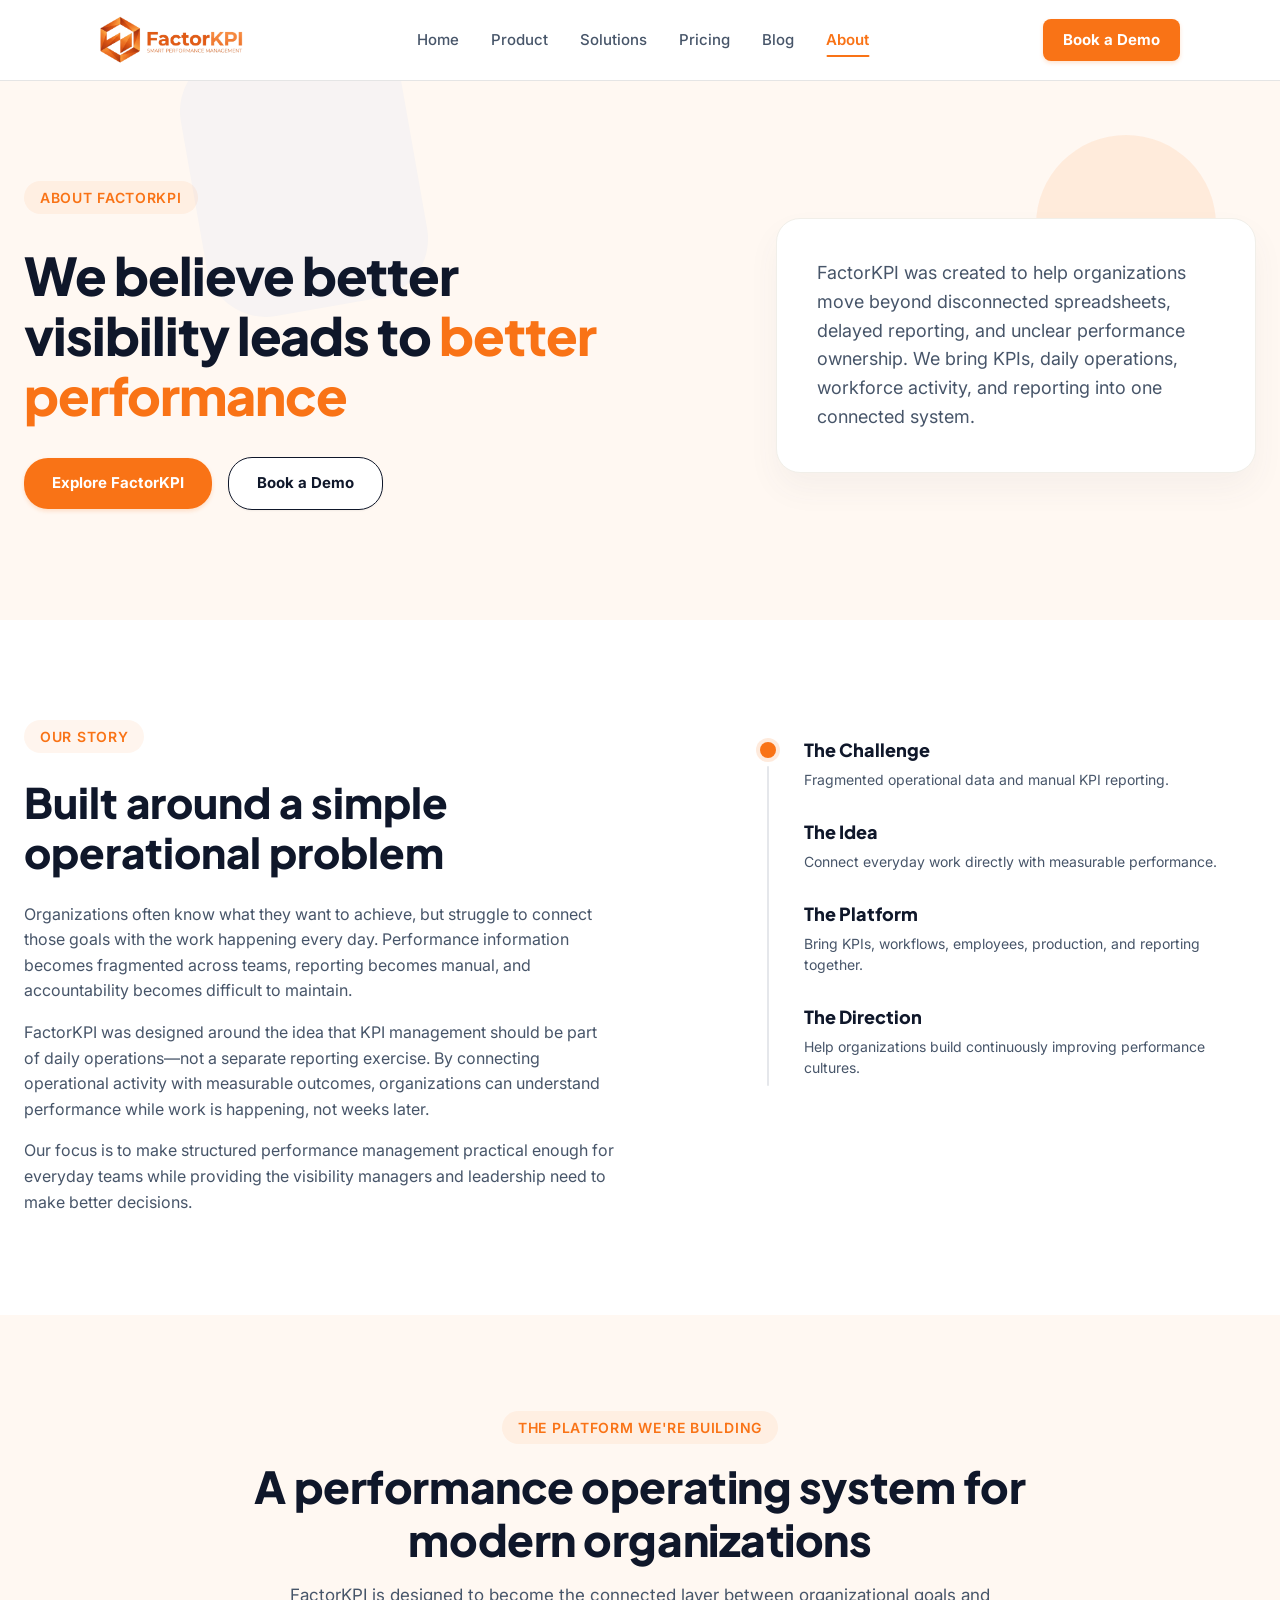
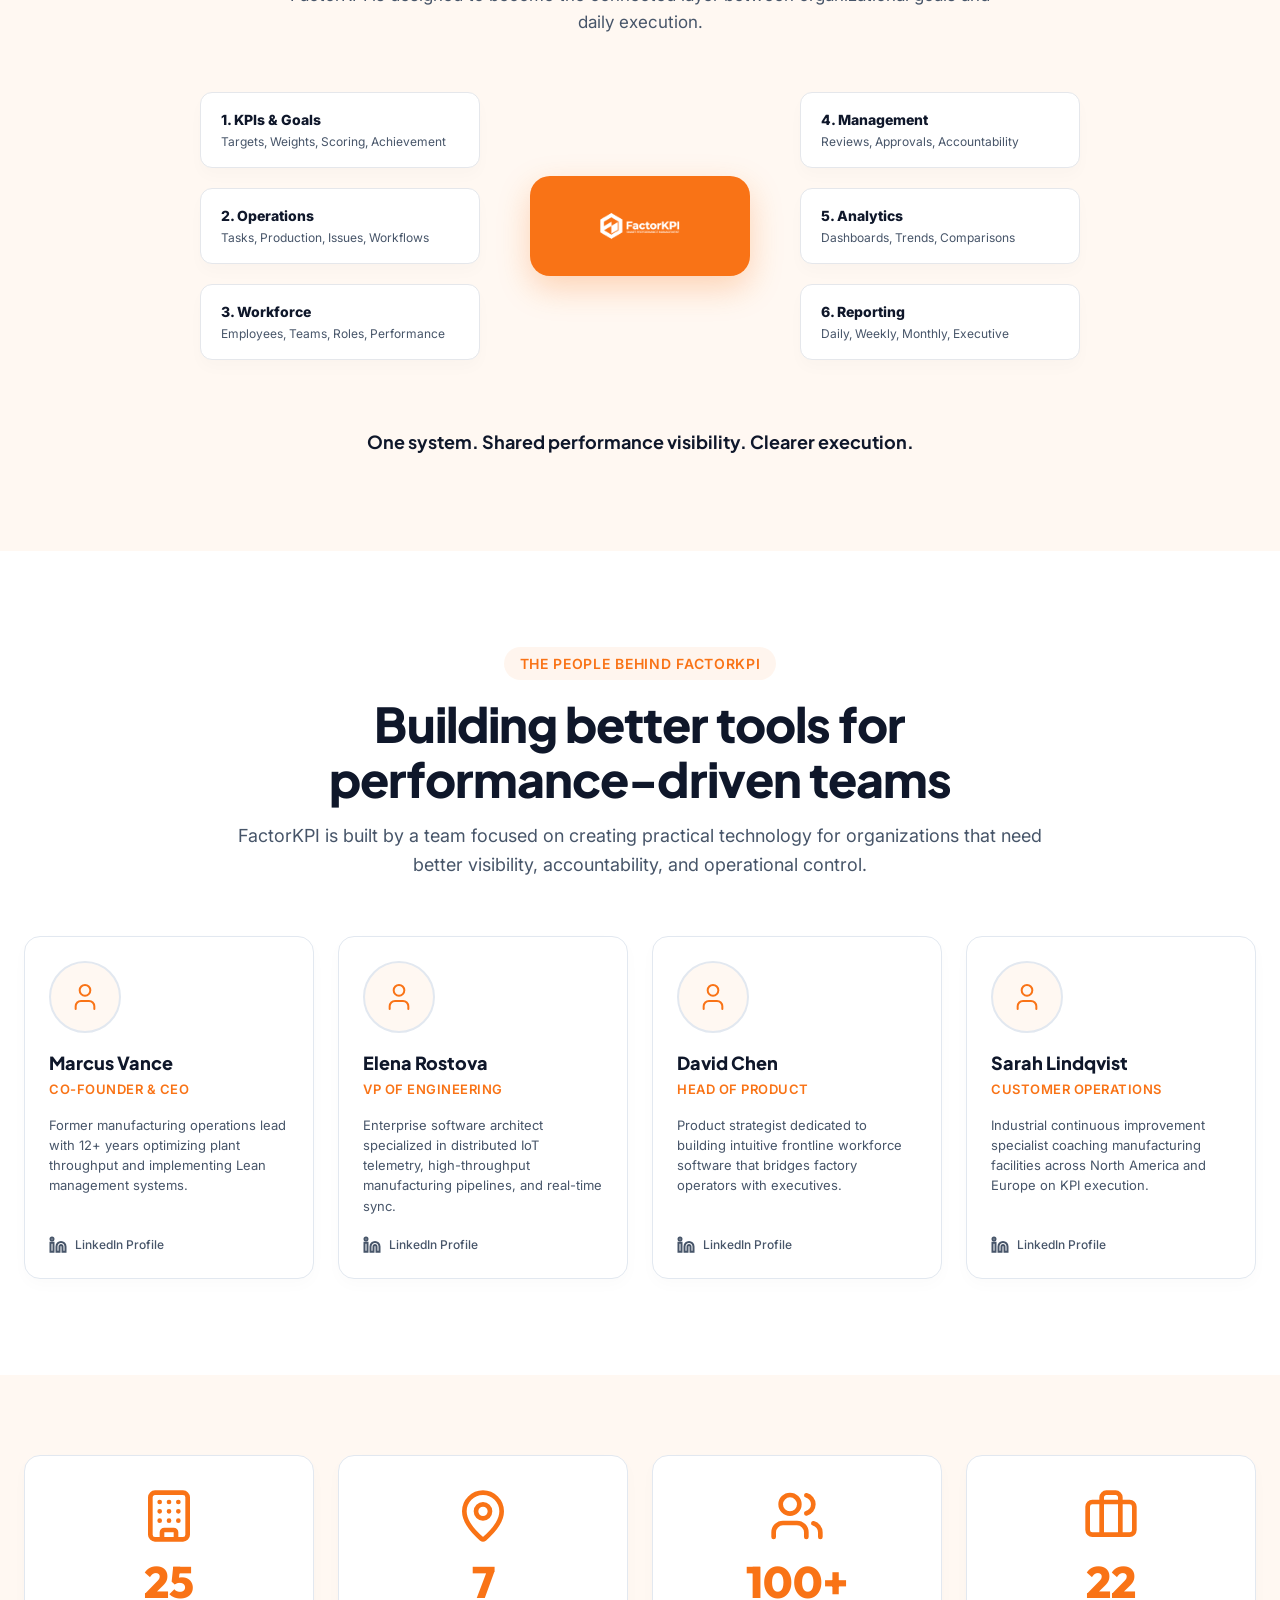
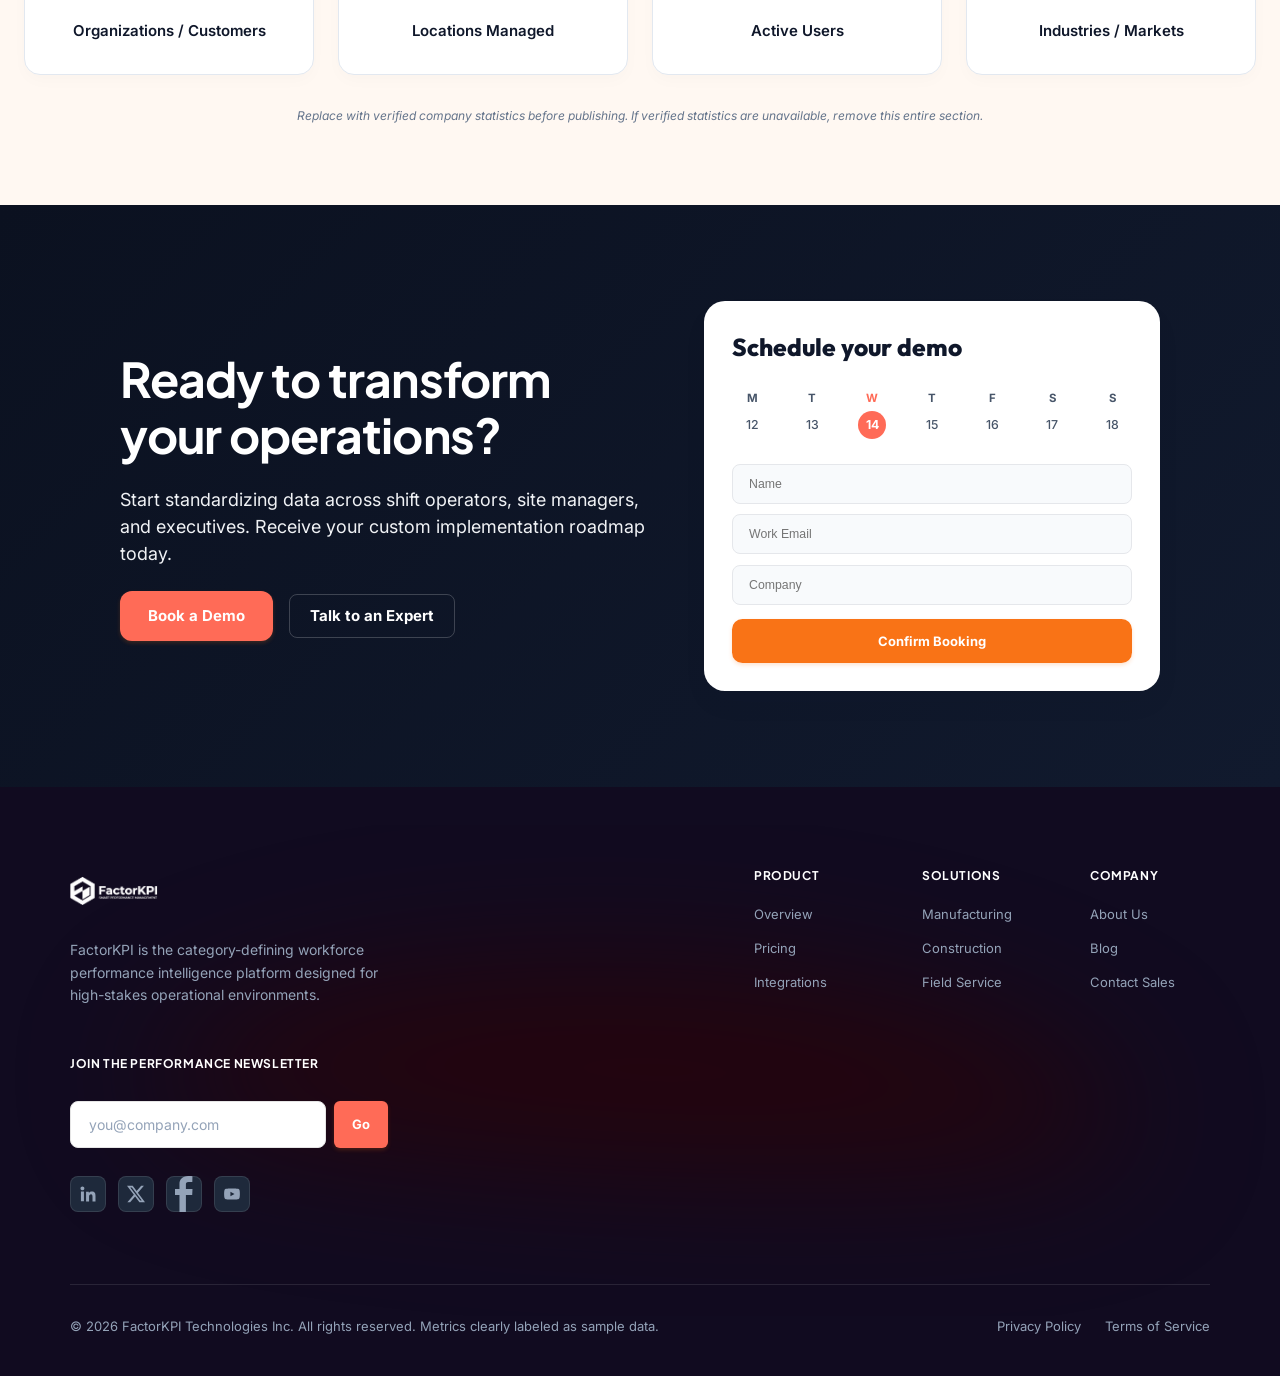
<file: about.html>
<!DOCTYPE html>
<html lang="en">
<head>
  <meta charset="UTF-8">
  <meta name="viewport" content="width=device-width, initial-scale=1.0">
  <title>About Us | FactorKPI - Industrial Performance Management</title>
  <meta name="description" content="Learn about FactorKPI's mission to empower frontline industrial workforces and standardize operations data for manufacturers worldwide.">
  <link rel="preconnect" href="https://fonts.googleapis.com">
  <link rel="preconnect" href="https://fonts.gstatic.com" crossorigin>
  <link href="https://fonts.googleapis.com/css2?family=Inter:wght@400;500;600;700;800&family=Outfit:wght@600;700;800&family=Plus+Jakarta+Sans:wght@600;700;800&display=swap" rel="stylesheet">
  <link rel="stylesheet" href="style.css">
</head>
<body>

  <!-- Navigation -->
  <header class="header">
    <nav class="nav-container">
      <a href="./index.html" class="nav-brand" aria-label="FactorKPI Home">
        <img src="assets/factorkpi-logo.png" alt="FactorKPI Logo" class="brand-logo" width="164" height="55">
      </a>

      <div class="nav-menu" id="navMenu">
        <ul class="nav-links">
          <li><a href="./index.html" class="nav-link">Home</a></li>
          <li><a href="./product.html" class="nav-link">Product</a></li>
          <li><a href="./solutions.html" class="nav-link">Solutions</a></li>
          <li><a href="./pricing.html" class="nav-link">Pricing</a></li>
          <li><a href="./blog.html" class="nav-link">Blog</a></li>
          <li><a href="./about.html" class="nav-link active" aria-current="page">About</a></li>
        </ul>
        <div class="nav-actions-mobile">
          <a href="#demo" class="btn btn-primary btn-book-demo">Book a Demo</a>
        </div>
      </div>

      <div class="nav-actions">
        <a href="#demo" class="btn btn-primary btn-book-demo">Book a Demo</a>
        <button class="nav-toggle" id="navToggle" aria-label="Toggle navigation" aria-expanded="false">
          <span class="hamburger-bar"></span>
          <span class="hamburger-bar"></span>
          <span class="hamburger-bar"></span>
        </button>
      </div>
    </nav>
  </header>

  <main id="main-content">
    <!-- 1. About Hero Section -->
    <section class="section about-hero-section">
      <div class="about-hero-circle" aria-hidden="true"></div>
      <div class="about-hero-capsule" aria-hidden="true"></div>

      <div class="about-hero-container">
        <div class="about-hero-main">
          <div class="section-badge">ABOUT FACTORKPI</div>
          <h1 class="about-hero-title">
            We believe better visibility leads to <span class="text-highlight-orange">better performance</span>
          </h1>
          <div class="about-hero-ctas">
            <a href="./product.html" class="btn btn-primary btn-about-hero">Explore FactorKPI</a>
            <a href="#demo" class="btn btn-secondary-dark btn-about-hero">Book a Demo</a>
          </div>
        </div>

        <!-- Floated Overview Card -->
        <div class="about-floated-card">
          <p class="about-floated-text">
            FactorKPI was created to help organizations move beyond disconnected spreadsheets, delayed reporting, and unclear performance ownership. We bring KPIs, daily operations, workforce activity, and reporting into one connected system.
          </p>
        </div>
      </div>
    </section>

    <!-- 2. Our Story Section -->
    <section class="section about-story-section">
      <div class="about-story-container">
        <!-- Left Column: Story Copy -->
        <div class="about-story-left">
          <div class="section-badge">OUR STORY</div>
          <h2 class="about-story-title">Built around a simple operational problem</h2>
          <div class="about-story-paragraphs">
            <p>
              Organizations often know what they want to achieve, but struggle to connect those goals with the work happening every day. Performance information becomes fragmented across teams, reporting becomes manual, and accountability becomes difficult to maintain.
            </p>
            <p>
              FactorKPI was designed around the idea that KPI management should be part of daily operations—not a separate reporting exercise. By connecting operational activity with measurable outcomes, organizations can understand performance while work is happening, not weeks later.
            </p>
            <p>
              Our focus is to make structured performance management practical enough for everyday teams while providing the visibility managers and leadership need to make better decisions.
            </p>
          </div>
        </div>

        <!-- Right Column: Timeline -->
        <div class="about-story-timeline">
          <div class="timeline-track" aria-hidden="true">
            <div class="timeline-dot"></div>
            <div class="timeline-line"></div>
          </div>
          <div class="timeline-items">
            <div class="timeline-step">
              <h3 class="timeline-step-title">The Challenge</h3>
              <p class="timeline-step-desc">Fragmented operational data and manual KPI reporting.</p>
            </div>
            <div class="timeline-step">
              <h3 class="timeline-step-title">The Idea</h3>
              <p class="timeline-step-desc">Connect everyday work directly with measurable performance.</p>
            </div>
            <div class="timeline-step">
              <h3 class="timeline-step-title">The Platform</h3>
              <p class="timeline-step-desc">Bring KPIs, workflows, employees, production, and reporting together.</p>
            </div>
            <div class="timeline-step">
              <h3 class="timeline-step-title">The Direction</h3>
              <p class="timeline-step-desc">Help organizations build continuously improving performance cultures.</p>
            </div>
          </div>
        </div>
      </div>
    </section>

    <!-- 3. Platform Architecture Section -->
    <section class="section about-platform-section">
      <div class="about-platform-container">
        <div class="about-platform-header">
          <div class="section-badge">THE PLATFORM WE'RE BUILDING</div>
          <h2 class="about-platform-title">A performance operating system for modern organizations</h2>
          <p class="about-platform-desc">
            FactorKPI is designed to become the connected layer between organizational goals and daily execution.
          </p>
        </div>

        <!-- Interactive Architecture Diagram -->
        <div class="architecture-diagram">
          <div class="arch-satellites-left">
            <div class="arch-card">
              <strong class="arch-card-title">1. KPIs & Goals</strong>
              <span class="arch-card-desc">Targets, Weights, Scoring, Achievement</span>
            </div>
            <div class="arch-card">
              <strong class="arch-card-title">2. Operations</strong>
              <span class="arch-card-desc">Tasks, Production, Issues, Workflows</span>
            </div>
            <div class="arch-card">
              <strong class="arch-card-title">3. Workforce</strong>
              <span class="arch-card-desc">Employees, Teams, Roles, Performance</span>
            </div>
          </div>

          <!-- Center Hub -->
          <div class="arch-center-column">
            <div class="arch-hub">
              <img src="assets/about-hub-logo.png" alt="FactorKPI Hub" class="arch-hub-logo" width="164" height="55">
            </div>
          </div>

          <div class="arch-satellites-right">
            <div class="arch-card">
              <strong class="arch-card-title">4. Management</strong>
              <span class="arch-card-desc">Reviews, Approvals, Accountability</span>
            </div>
            <div class="arch-card">
              <strong class="arch-card-title">5. Analytics</strong>
              <span class="arch-card-desc">Dashboards, Trends, Comparisons</span>
            </div>
            <div class="arch-card">
              <strong class="arch-card-title">6. Reporting</strong>
              <span class="arch-card-desc">Daily, Weekly, Monthly, Executive</span>
            </div>
          </div>
        </div>

        <!-- Platform Closer -->
        <div class="platform-closer">
          <p class="platform-closer-text">One system. Shared performance visibility. Clearer execution.</p>
        </div>
      </div>
    </section>

    <!-- 4. Team Section -->
    <section class="section about-team-section">
      <div class="about-team-container">
        <div class="about-team-header">
          <div class="section-badge">THE PEOPLE BEHIND FACTORKPI</div>
          <h2 class="about-team-title">Building better tools for performance-driven teams</h2>
          <p class="about-team-desc">
            FactorKPI is built by a team focused on creating practical technology for organizations that need better visibility, accountability, and operational control.
          </p>
        </div>

        <div class="team-cards-grid">
          <!-- Member 1 -->
          <div class="team-member-card">
            <div class="team-avatar-box">
              <img src="assets/icon-team-user.svg" alt="" width="32" height="32" class="team-avatar-icon">
            </div>
            <div class="team-info-stack">
              <h3 class="team-member-name">Marcus Vance</h3>
              <span class="team-member-role">Co-Founder & CEO</span>
            </div>
            <p class="team-member-bio">
              Former manufacturing operations lead with 12+ years optimizing plant throughput and implementing Lean management systems.
            </p>
            <a href="https://linkedin.com" target="_blank" rel="noopener noreferrer" class="team-linkedin-link" aria-label="Marcus Vance on LinkedIn">
              <img src="assets/icon-about-linkedin.svg" alt="" width="18" height="18">
              <span>LinkedIn Profile</span>
            </a>
          </div>

          <!-- Member 2 -->
          <div class="team-member-card">
            <div class="team-avatar-box">
              <img src="assets/icon-team-user.svg" alt="" width="32" height="32" class="team-avatar-icon">
            </div>
            <div class="team-info-stack">
              <h3 class="team-member-name">Elena Rostova</h3>
              <span class="team-member-role">VP of Engineering</span>
            </div>
            <p class="team-member-bio">
              Enterprise software architect specialized in distributed IoT telemetry, high-throughput manufacturing pipelines, and real-time sync.
            </p>
            <a href="https://linkedin.com" target="_blank" rel="noopener noreferrer" class="team-linkedin-link" aria-label="Elena Rostova on LinkedIn">
              <img src="assets/icon-about-linkedin.svg" alt="" width="18" height="18">
              <span>LinkedIn Profile</span>
            </a>
          </div>

          <!-- Member 3 -->
          <div class="team-member-card">
            <div class="team-avatar-box">
              <img src="assets/icon-team-user.svg" alt="" width="32" height="32" class="team-avatar-icon">
            </div>
            <div class="team-info-stack">
              <h3 class="team-member-name">David Chen</h3>
              <span class="team-member-role">Head of Product</span>
            </div>
            <p class="team-member-bio">
              Product strategist dedicated to building intuitive frontline workforce software that bridges factory operators with executives.
            </p>
            <a href="https://linkedin.com" target="_blank" rel="noopener noreferrer" class="team-linkedin-link" aria-label="David Chen on LinkedIn">
              <img src="assets/icon-about-linkedin.svg" alt="" width="18" height="18">
              <span>LinkedIn Profile</span>
            </a>
          </div>

          <!-- Member 4 -->
          <div class="team-member-card">
            <div class="team-avatar-box">
              <img src="assets/icon-team-user.svg" alt="" width="32" height="32" class="team-avatar-icon">
            </div>
            <div class="team-info-stack">
              <h3 class="team-member-name">Sarah Lindqvist</h3>
              <span class="team-member-role">Customer Operations</span>
            </div>
            <p class="team-member-bio">
              Industrial continuous improvement specialist coaching manufacturing facilities across North America and Europe on KPI execution.
            </p>
            <a href="https://linkedin.com" target="_blank" rel="noopener noreferrer" class="team-linkedin-link" aria-label="Sarah Lindqvist on LinkedIn">
              <img src="assets/icon-about-linkedin.svg" alt="" width="18" height="18">
              <span>LinkedIn Profile</span>
            </a>
          </div>
        </div>
      </div>
    </section>

    <!-- 5. Company Snapshot Section -->
    <section class="section about-snapshot-section">
      <div class="about-snapshot-container">
        <div class="snapshot-cards-grid">
          <!-- Stat 1 -->
          <div class="stat-card">
            <img src="assets/icon-stat-building.svg" alt="" width="56" height="56" class="stat-icon">
            <span class="stat-number">25</span>
            <span class="stat-label">Organizations / Customers</span>
          </div>

          <!-- Stat 2 -->
          <div class="stat-card">
            <img src="assets/icon-stat-map-pin.svg" alt="" width="56" height="56" class="stat-icon">
            <span class="stat-number">7</span>
            <span class="stat-label">Locations Managed</span>
          </div>

          <!-- Stat 3 -->
          <div class="stat-card">
            <img src="assets/icon-stat-users.svg" alt="" width="56" height="56" class="stat-icon">
            <span class="stat-number">100+</span>
            <span class="stat-label">Active Users</span>
          </div>

          <!-- Stat 4 -->
          <div class="stat-card">
            <img src="assets/icon-stat-briefcase.svg" alt="" width="56" height="56" class="stat-icon">
            <span class="stat-number">22</span>
            <span class="stat-label">Industries / Markets</span>
          </div>
        </div>

        <p class="snapshot-disclaimer">
          Replace with verified company statistics before publishing. If verified statistics are unavailable, remove this entire section.
        </p>
      </div>
    </section>

  </main>

  <!-- CTA & Interactive Booking Section -->
  <section class="cta-section" id="demo">
    <div class="cta-container">
      <!-- CTA Left Content -->
      <div class="cta-copy">
        <h2 class="cta-heading">Ready to transform your operations?</h2>
        <p class="cta-desc">Start standardizing data across shift operators, site managers, and executives. Receive your custom implementation roadmap today.</p>
        <div class="cta-buttons-row">
          <a href="#bookingCard" class="btn btn-primary btn-cta-book">Book a Demo</a>
          <a href="mailto:sales@factorkpi.com" class="btn btn-outline-white">Talk to an Expert</a>
        </div>
      </div>

      <!-- CTA Right Booking Card -->
      <div class="booking-card" id="bookingCard">
        <h3 class="booking-title">Schedule your demo</h3>

        <!-- Weekday Picker -->
        <div class="weekday-picker" role="radiogroup" aria-label="Select Demo Day">
          <button type="button" class="weekday-col" role="radio" aria-checked="false" data-day="M12">
            <span class="day-letter">M</span>
            <span class="date-number">12</span>
          </button>
          <button type="button" class="weekday-col" role="radio" aria-checked="false" data-day="T13">
            <span class="day-letter">T</span>
            <span class="date-number">13</span>
          </button>
          <button type="button" class="weekday-col active" role="radio" aria-checked="true" data-day="W14">
            <span class="day-letter">W</span>
            <span class="date-number">14</span>
          </button>
          <button type="button" class="weekday-col" role="radio" aria-checked="false" data-day="T15">
            <span class="day-letter">T</span>
            <span class="date-number">15</span>
          </button>
          <button type="button" class="weekday-col" role="radio" aria-checked="false" data-day="F16">
            <span class="day-letter">F</span>
            <span class="date-number">16</span>
          </button>
          <button type="button" class="weekday-col" role="radio" aria-checked="false" data-day="S17">
            <span class="day-letter">S</span>
            <span class="date-number">17</span>
          </button>
          <button type="button" class="weekday-col" role="radio" aria-checked="false" data-day="S18">
            <span class="day-letter">S</span>
            <span class="date-number">18</span>
          </button>
        </div>

        <!-- Booking Form -->
        <form class="booking-form" id="bookingForm" onsubmit="event.preventDefault(); alert('Demo requested successfully! Our team will contact you shortly.');">
          <div class="form-group">
            <label for="bookingName" class="sr-only">Name</label>
            <input type="text" id="bookingName" class="booking-input" placeholder="Name" required>
          </div>
          <div class="form-group">
            <label for="bookingEmail" class="sr-only">Work Email</label>
            <input type="email" id="bookingEmail" class="booking-input" placeholder="Work Email" required>
          </div>
          <div class="form-group">
            <label for="bookingCompany" class="sr-only">Company</label>
            <input type="text" id="bookingCompany" class="booking-input" placeholder="Company" required>
          </div>
          <button type="submit" class="btn btn-primary btn-confirm-booking">Confirm Booking</button>
        </form>
      </div>
    </div>
  </section>

  <!-- Site Footer -->
  <footer class="footer">
    <div class="footer-glow-bg" aria-hidden="true">
      <img src="assets/bg-glow-footer.svg" alt="" class="glow-img">
    </div>

    <div class="footer-container">
      <div class="footer-cols">
        <!-- Brand Info -->
        <div class="footer-brand-col">
          <a href="./index.html" class="footer-logo-link" aria-label="FactorKPI Home">
            <img src="assets/factorkpi-footer-logo.png" alt="FactorKPI" class="footer-logo" width="164" height="55">
            </a>
            <p class="footer-about">
              FactorKPI is the category-defining workforce performance intelligence platform designed for high-stakes operational environments.
            </p>
        </div>

        <!-- Links Columns -->
        <div class="footer-nav-groups">
          <div class="footer-links-col">
            <h4 class="footer-col-title">Product</h4>
            <ul class="footer-links">
              <li><a href="./product.html">Overview</a></li>
              <li><a href="./pricing.html">Pricing</a></li>
              <li><a href="./product.html#integrations">Integrations</a></li>
            </ul>
          </div>

          <div class="footer-links-col">
            <h4 class="footer-col-title">Solutions</h4>
            <ul class="footer-links">
              <li><a href="./solutions.html">Manufacturing</a></li>
              <li><a href="./solutions.html">Construction</a></li>
              <li><a href="./solutions.html">Field Service</a></li>
            </ul>
          </div>

          <div class="footer-links-col">
            <h4 class="footer-col-title">Company</h4>
            <ul class="footer-links">
              <li><a href="./about.html">About Us</a></li>
              <li><a href="./blog.html">Blog</a></li>
              <li><a href="./about.html#contact">Contact Sales</a></li>
            </ul>
          </div>
        </div>

        <!-- Newsletter & Socials -->
        <div class="footer-newsletter-col">
          <h4 class="footer-col-title">Join the Performance Newsletter</h4>
          <form class="newsletter-form" onsubmit="event.preventDefault(); alert('Subscribed to the newsletter!');">
            <label for="newsletterEmail" class="sr-only">Email address</label>
            <input type="email" id="newsletterEmail" class="newsletter-input" placeholder="you@company.com" required>
            <button type="submit" class="btn btn-primary btn-newsletter-submit">Go</button>
          </form>

          <div class="footer-social-row">
            <a href="https://linkedin.com" class="social-icon-btn" aria-label="LinkedIn" target="_blank" rel="noopener noreferrer">
              <img src="assets/icon-linkedin.svg" alt="" width="18" height="18">
            </a>
            <a href="https://twitter.com" class="social-icon-btn" aria-label="X (Twitter)" target="_blank" rel="noopener noreferrer">
              <img src="assets/icon-twitter.svg" alt="" width="18" height="18">
            </a>
            <a href="https://facebook.com" class="social-icon-btn" aria-label="Facebook" target="_blank" rel="noopener noreferrer">
              <img src="assets/icon-facebook.svg" alt="" width="18" height="18">
            </a>
            <a href="https://youtube.com" class="social-icon-btn" aria-label="YouTube" target="_blank" rel="noopener noreferrer">
              <img src="assets/icon-youtube.svg" alt="" width="18" height="18">
            </a>
          </div>
        </div>
      </div>

      <!-- Bottom Bar -->
      <div class="footer-bottom">
        <p class="copyright-text">
          &copy; 2026 FactorKPI Technologies Inc. All rights reserved. Metrics clearly labeled as sample data.
        </p>
        <div class="footer-legal-links">
          <a href="#privacy">Privacy Policy</a>
          <a href="#terms">Terms of Service</a>
        </div>
      </div>
    </div>
  </footer>

  <script>
    // Mobile navigation toggle
    const navToggle = document.getElementById('navToggle');
    const navMenu = document.getElementById('navMenu');
    if (navToggle && navMenu) {
      navToggle.addEventListener('click', () => {
        const expanded = navToggle.getAttribute('aria-expanded') === 'true' || false;
        navToggle.setAttribute('aria-expanded', !expanded);
        navMenu.classList.toggle('open');
      });
    }

    // Weekday picker interaction in Demo Booking card
    const weekdayButtons = document.querySelectorAll('.weekday-col');
    weekdayButtons.forEach(btn => {
      btn.addEventListener('click', () => {
        weekdayButtons.forEach(b => {
          b.classList.remove('active');
          b.setAttribute('aria-checked', 'false');
        });
        btn.classList.add('active');
        btn.setAttribute('aria-checked', 'true');
      });
    });
  </script>
</body>
</html>
</file>
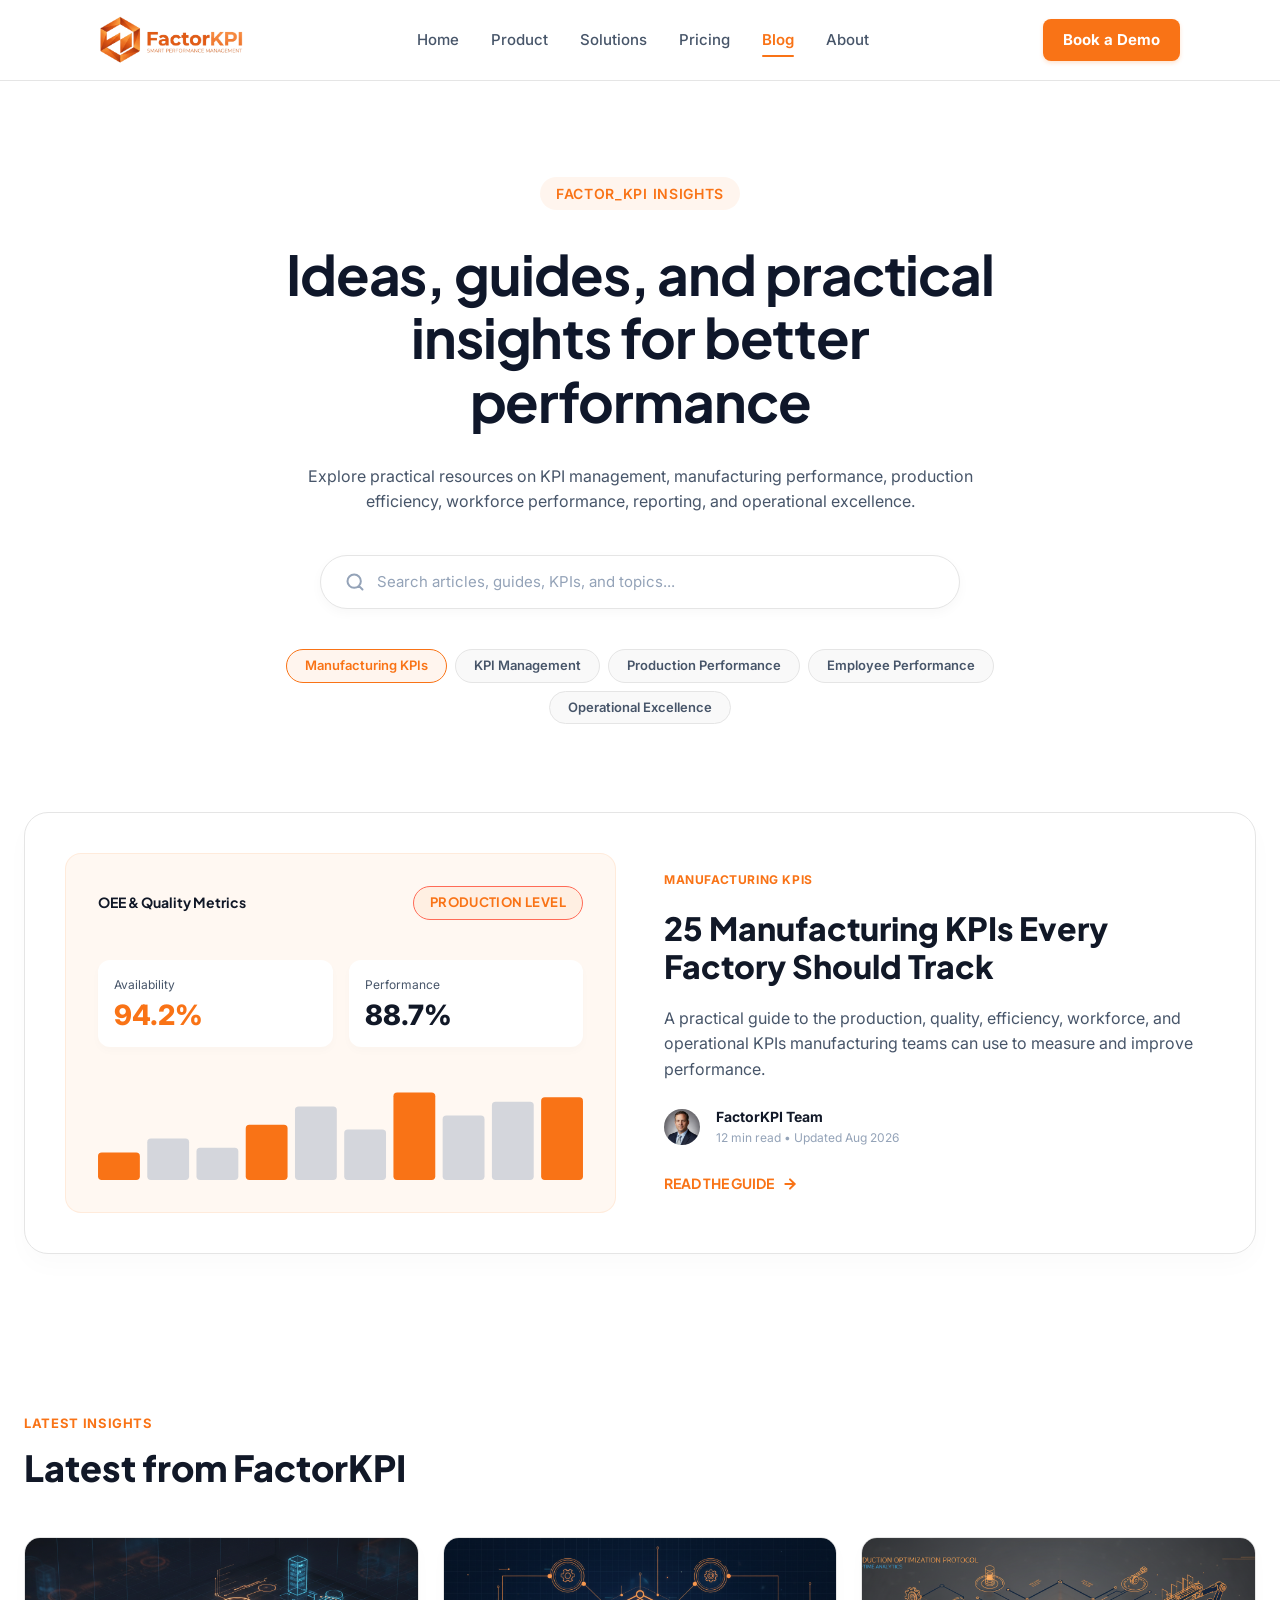
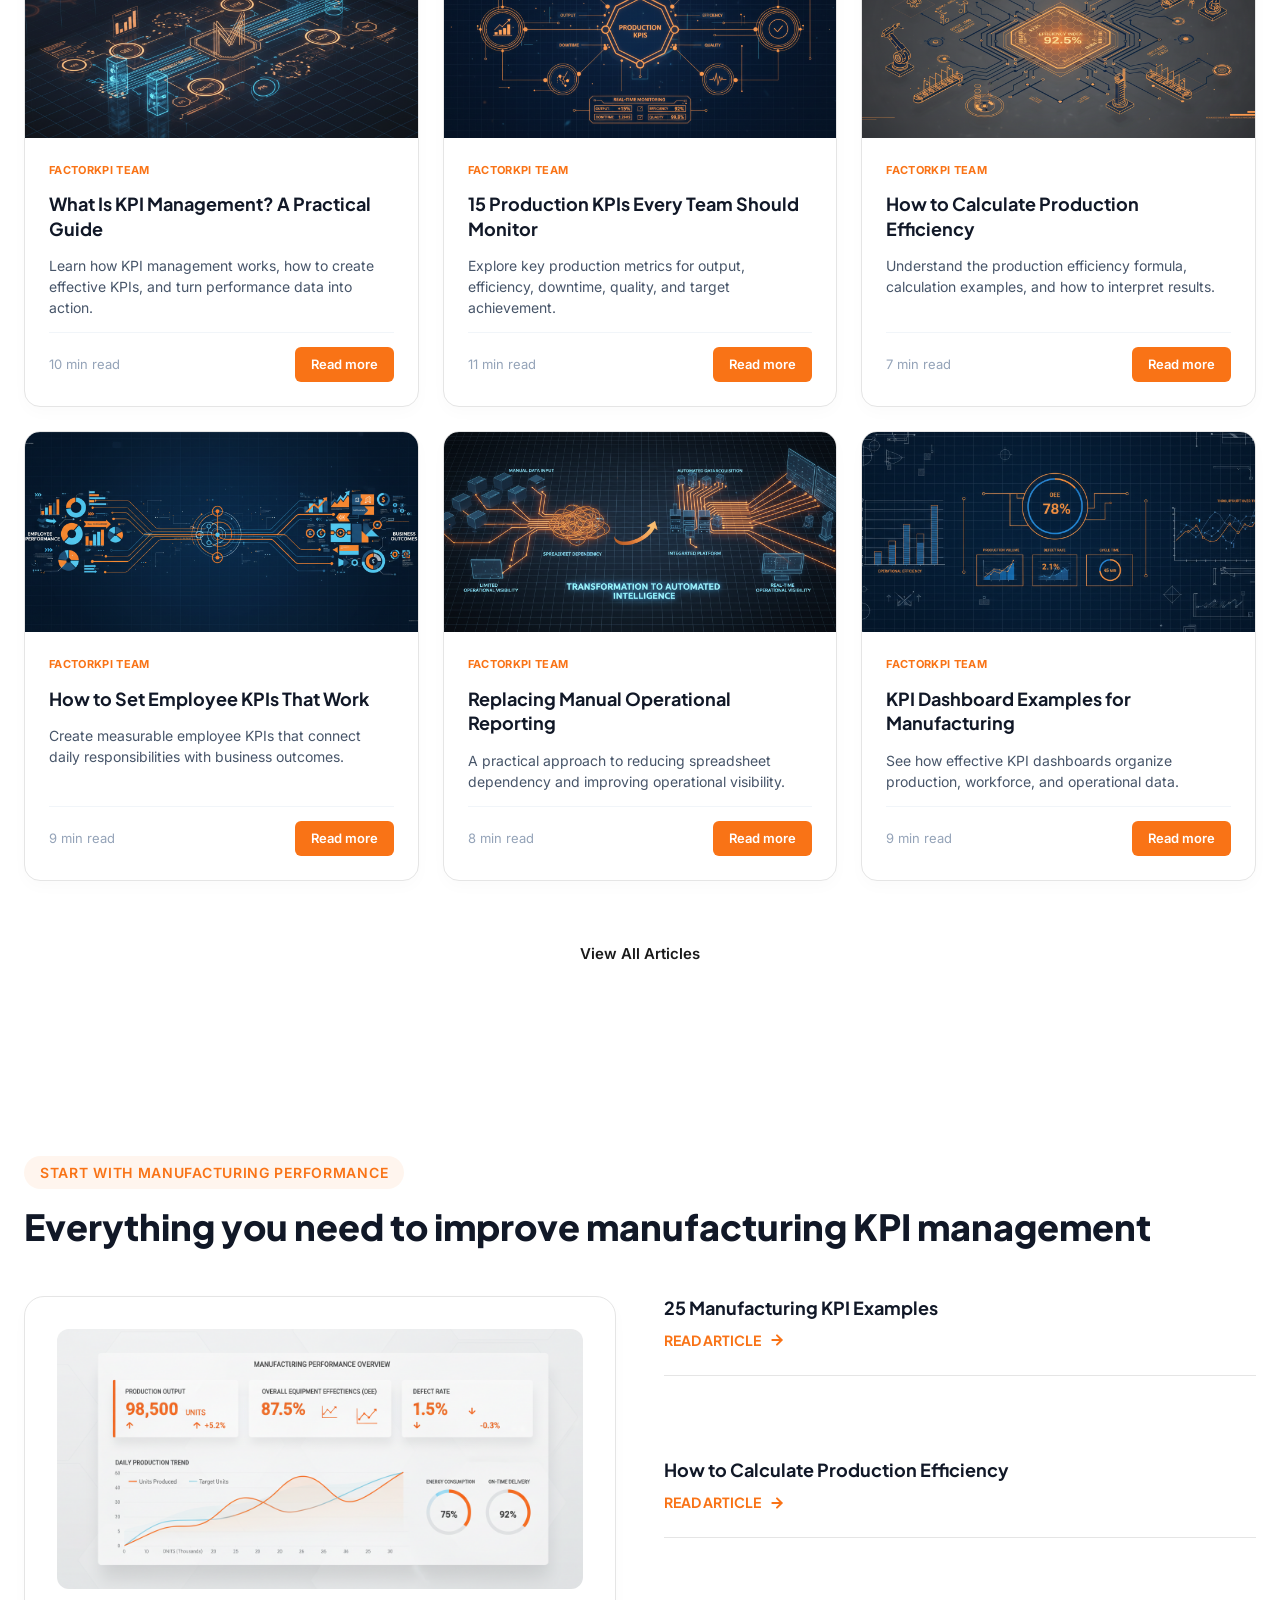
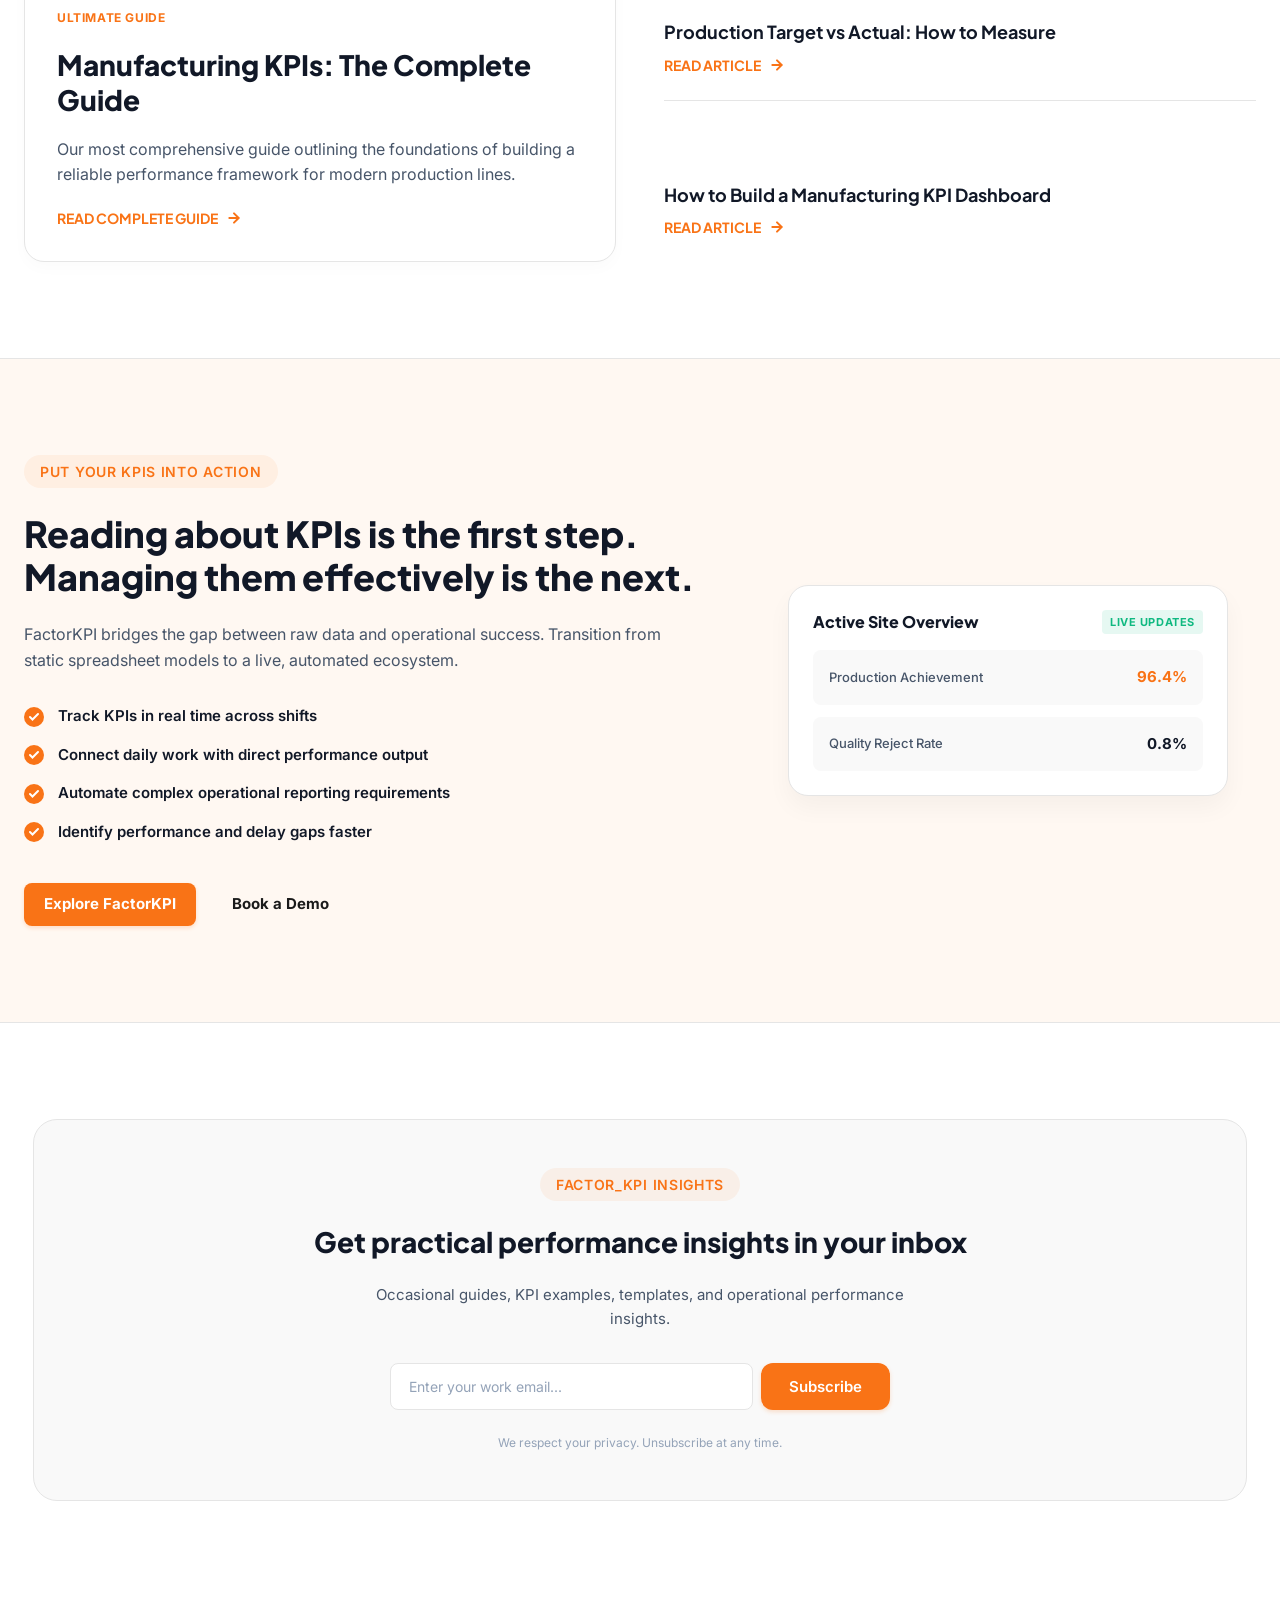
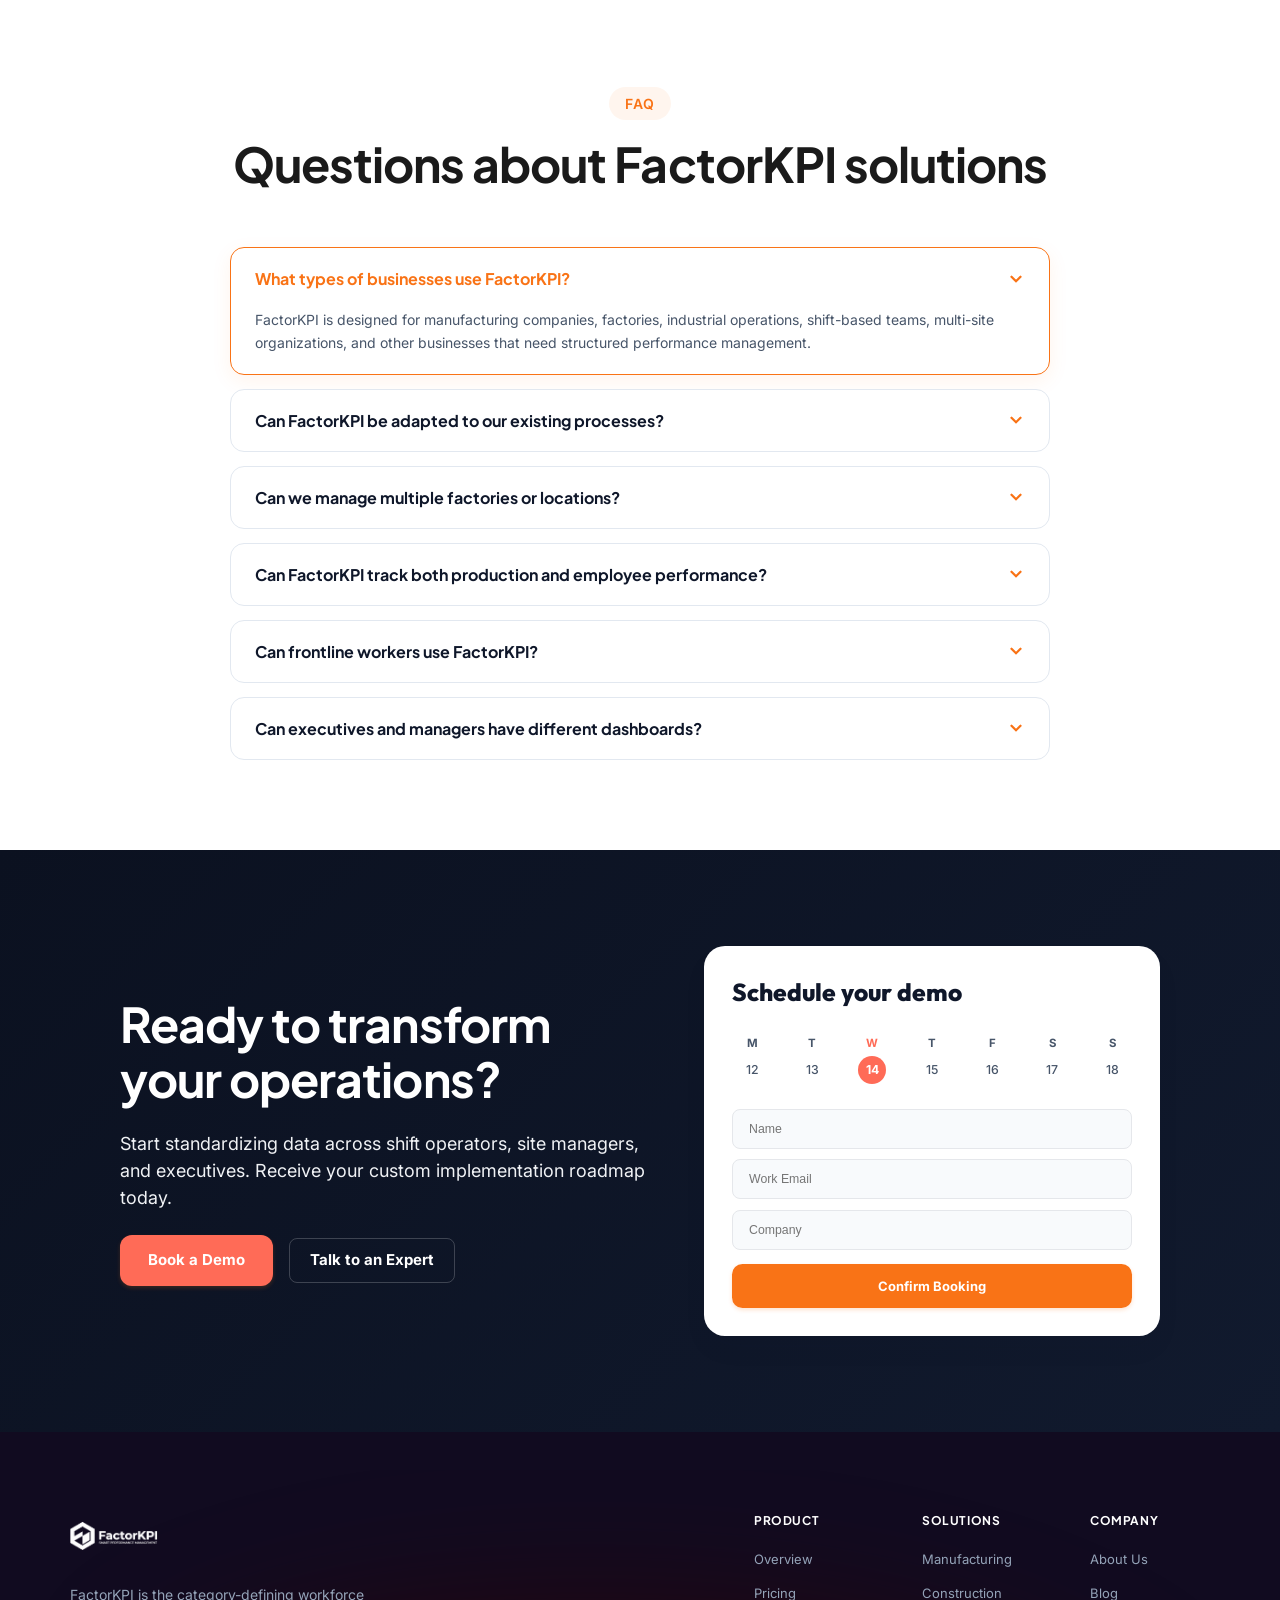
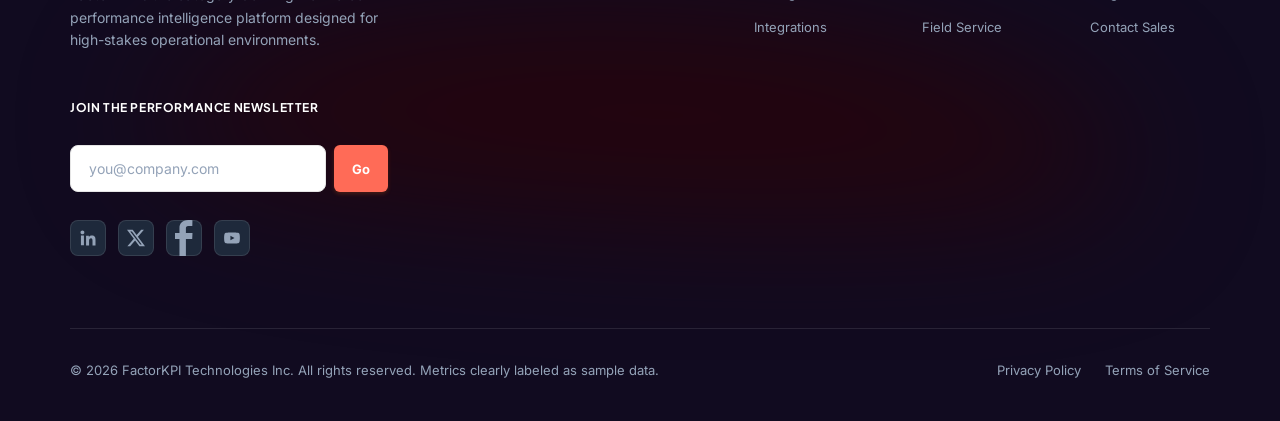
<file: blog.html>
<!DOCTYPE html>
<html lang="en">
<head>
  <meta charset="UTF-8">
  <meta name="viewport" content="width=device-width, initial-scale=1.0">
  <title>Blog | FactorKPI - Insights on Shop Floor Intelligence</title>
  <meta name="description" content="Operational strategies, frontline productivity breakthroughs, and shop floor management articles from industry experts.">
  <link rel="preconnect" href="https://fonts.googleapis.com">
  <link rel="preconnect" href="https://fonts.gstatic.com" crossorigin>
  <link href="https://fonts.googleapis.com/css2?family=Inter:wght@400;500;600;700;800&family=Outfit:wght@600;700;800&family=Plus+Jakarta+Sans:wght@600;700;800&display=swap" rel="stylesheet">
  <link rel="stylesheet" href="style.css">
</head>
<body>

  <!-- Navigation -->
  <header class="header">
    <nav class="nav-container">
      <a href="./index.html" class="nav-brand" aria-label="FactorKPI Home">
        <img src="assets/factorkpi-logo.png" alt="FactorKPI Logo" class="brand-logo" width="164" height="55">
      </a>

      <div class="nav-menu" id="navMenu">
        <ul class="nav-links">
          <li><a href="./index.html" class="nav-link">Home</a></li>
          <li><a href="./product.html" class="nav-link">Product</a></li>
          <li><a href="./solutions.html" class="nav-link">Solutions</a></li>
          <li><a href="./pricing.html" class="nav-link">Pricing</a></li>
          <li><a href="./blog.html" class="nav-link active" aria-current="page">Blog</a></li>
          <li><a href="./about.html" class="nav-link">About</a></li>
        </ul>
        <div class="nav-actions-mobile">
          <a href="#demo" class="btn btn-primary btn-book-demo">Book a Demo</a>
        </div>
      </div>

      <div class="nav-actions">
        <a href="#demo" class="btn btn-primary btn-book-demo">Book a Demo</a>
        <button class="nav-toggle" id="navToggle" aria-label="Toggle navigation" aria-expanded="false">
          <span class="hamburger-bar"></span>
          <span class="hamburger-bar"></span>
          <span class="hamburger-bar"></span>
        </button>
      </div>
    </nav>
  </header>

  <main id="main-content">
    <!-- 1. Blog Hero Section -->
    <section class="section blog-hero-section">
      <div class="blog-hero-container">
        <div class="section-badge">FACTOR_KPI INSIGHTS</div>
        <h1 class="blog-hero-title">Ideas, guides, and practical insights for better performance</h1>
        <p class="blog-hero-desc">
          Explore practical resources on KPI management, manufacturing performance, production efficiency, workforce performance, reporting, and operational excellence.
        </p>

        <!-- Search Bar -->
        <form class="blog-search-bar" role="search" onsubmit="event.preventDefault();">
          <img src="assets/icon-blog-search.svg" alt="" width="20" height="20" class="blog-search-icon">
          <input type="text" class="blog-search-input" placeholder="Search articles, guides, KPIs, and topics..." aria-label="Search articles, guides, KPIs, and topics">
        </form>

        <!-- Topic Filter Pills -->
        <div class="blog-topic-pills" role="tablist" aria-label="Topic Filters">
          <button type="button" class="blog-pill active" role="tab" aria-selected="true">Manufacturing KPIs</button>
          <button type="button" class="blog-pill" role="tab" aria-selected="false">KPI Management</button>
          <button type="button" class="blog-pill" role="tab" aria-selected="false">Production Performance</button>
          <button type="button" class="blog-pill" role="tab" aria-selected="false">Employee Performance</button>
          <button type="button" class="blog-pill" role="tab" aria-selected="false">Operational Excellence</button>
        </div>
      </div>
    </section>

    <!-- 2. Featured Article Section -->
    <section class="section blog-featured-section">
      <div class="blog-featured-card">
        <!-- Visual Dashboard Mockup Column -->
        <div class="blog-featured-visual">
          <div class="featured-dash-header">
            <span class="featured-dash-title">OEE & Quality Metrics</span>
            <span class="featured-dash-badge">Production Level</span>
          </div>
          <div class="featured-dash-metrics">
            <div class="featured-metric-box">
              <span class="f-metric-label">Availability</span>
              <span class="f-metric-value orange">94.2%</span>
            </div>
            <div class="featured-metric-box">
              <span class="f-metric-label">Performance</span>
              <span class="f-metric-value dark">88.7%</span>
            </div>
          </div>
          <div class="featured-dash-chart">
            <img src="assets/featured-chart-visual.svg" alt="OEE Chart Visualization" width="524" height="100">
          </div>
        </div>

        <!-- Content Column -->
        <div class="blog-featured-content">
          <div class="blog-category-tag">MANUFACTURING KPIs</div>
          <h2 class="blog-featured-title">25 Manufacturing KPIs Every Factory Should Track</h2>
          <p class="blog-featured-excerpt">
            A practical guide to the production, quality, efficiency, workforce, and operational KPIs manufacturing teams can use to measure and improve performance.
          </p>
          <div class="blog-author-meta">
            <img src="assets/blog-author-avatar.png" alt="FactorKPI Team" width="36" height="36" class="blog-avatar-img">
            <div class="blog-author-info">
              <span class="blog-author-name">FactorKPI Team</span>
              <span class="blog-read-time">12 min read • Updated Aug 2026</span>
            </div>
          </div>
          <div class="blog-featured-action">
            <a href="#article" class="blog-link-arrow">
              <span>Read the Guide</span>
              <img src="assets/icon-arrow-orange.svg" alt="" width="16" height="16">
            </a>
          </div>
        </div>
      </div>
    </section>

    <!-- 3. Latest Articles Grid Section -->
    <section class="section blog-latest-section" id="articles">
      <div class="blog-latest-container">
        <div class="blog-section-header">
          <span class="blog-section-tag">LATEST INSIGHTS</span>
          <h2 class="blog-section-title">Latest from FactorKPI</h2>
        </div>

        <div class="blog-articles-grid">
          <!-- Article 1 -->
          <article class="blog-post-card">
            <div class="blog-post-thumb">
              <img src="assets/blog-post-1.png" alt="What Is KPI Management? A Practical Guide" loading="lazy">
            </div>
            <div class="blog-post-body">
              <span class="blog-post-author-tag">FactorKPI team</span>
              <h3 class="blog-post-title">What Is KPI Management? A Practical Guide</h3>
              <p class="blog-post-excerpt">Learn how KPI management works, how to create effective KPIs, and turn performance data into action.</p>
              <div class="blog-post-footer">
                <span class="blog-post-readtime">10 min read</span>
                <a href="#article-1" class="btn-read-more">Read more</a>
              </div>
            </div>
          </article>

          <!-- Article 2 -->
          <article class="blog-post-card">
            <div class="blog-post-thumb">
              <img src="assets/blog-post-2.png" alt="15 Production KPIs Every Team Should Monitor" loading="lazy">
            </div>
            <div class="blog-post-body">
              <span class="blog-post-author-tag">FactorKPI team</span>
              <h3 class="blog-post-title">15 Production KPIs Every Team Should Monitor</h3>
              <p class="blog-post-excerpt">Explore key production metrics for output, efficiency, downtime, quality, and target achievement.</p>
              <div class="blog-post-footer">
                <span class="blog-post-readtime">11 min read</span>
                <a href="#article-2" class="btn-read-more">Read more</a>
              </div>
            </div>
          </article>

          <!-- Article 3 -->
          <article class="blog-post-card">
            <div class="blog-post-thumb">
              <img src="assets/blog-post-3.png" alt="How to Calculate Production Efficiency" loading="lazy">
            </div>
            <div class="blog-post-body">
              <span class="blog-post-author-tag">FactorKPI team</span>
              <h3 class="blog-post-title">How to Calculate Production Efficiency</h3>
              <p class="blog-post-excerpt">Understand the production efficiency formula, calculation examples, and how to interpret results.</p>
              <div class="blog-post-footer">
                <span class="blog-post-readtime">7 min read</span>
                <a href="#article-3" class="btn-read-more">Read more</a>
              </div>
            </div>
          </article>

          <!-- Article 4 -->
          <article class="blog-post-card">
            <div class="blog-post-thumb">
              <img src="assets/blog-post-4.png" alt="How to Set Employee KPIs That Work" loading="lazy">
            </div>
            <div class="blog-post-body">
              <span class="blog-post-author-tag">FactorKPI team</span>
              <h3 class="blog-post-title">How to Set Employee KPIs That Work</h3>
              <p class="blog-post-excerpt">Create measurable employee KPIs that connect daily responsibilities with business outcomes.</p>
              <div class="blog-post-footer">
                <span class="blog-post-readtime">9 min read</span>
                <a href="#article-4" class="btn-read-more">Read more</a>
              </div>
            </div>
          </article>

          <!-- Article 5 -->
          <article class="blog-post-card">
            <div class="blog-post-thumb">
              <img src="assets/blog-post-5.png" alt="Replacing Manual Operational Reporting" loading="lazy">
            </div>
            <div class="blog-post-body">
              <span class="blog-post-author-tag">FactorKPI team</span>
              <h3 class="blog-post-title">Replacing Manual Operational Reporting</h3>
              <p class="blog-post-excerpt">A practical approach to reducing spreadsheet dependency and improving operational visibility.</p>
              <div class="blog-post-footer">
                <span class="blog-post-readtime">8 min read</span>
                <a href="#article-5" class="btn-read-more">Read more</a>
              </div>
            </div>
          </article>

          <!-- Article 6 -->
          <article class="blog-post-card">
            <div class="blog-post-thumb">
              <img src="assets/blog-post-6.png" alt="KPI Dashboard Examples for Manufacturing" loading="lazy">
            </div>
            <div class="blog-post-body">
              <span class="blog-post-author-tag">FactorKPI team</span>
              <h3 class="blog-post-title">KPI Dashboard Examples for Manufacturing</h3>
              <p class="blog-post-excerpt">See how effective KPI dashboards organize production, workforce, and operational data.</p>
              <div class="blog-post-footer">
                <span class="blog-post-readtime">9 min read</span>
                <a href="#article-6" class="btn-read-more">Read more</a>
              </div>
            </div>
          </article>
        </div>

        <div class="blog-latest-actions">
          <a href="#all-articles" class="btn btn-outline-dark btn-view-all">View All Articles</a>
        </div>
      </div>
    </section>

    <!-- 4. Content Cluster Section -->
    <section class="section blog-cluster-section">
      <div class="blog-cluster-container">
        <div class="blog-cluster-header">
          <div class="section-badge">START WITH MANUFACTURING PERFORMANCE</div>
          <h2 class="blog-section-title">Everything you need to improve manufacturing KPI management</h2>
        </div>

        <div class="blog-cluster-grid">
          <!-- Big Guide Card (Left) -->
          <div class="cluster-guide-card">
            <div class="cluster-guide-thumb">
              <img src="assets/blog-guide-card.png" alt="Manufacturing KPIs Guide" loading="lazy">
            </div>
            <span class="cluster-guide-tag">ULTIMATE GUIDE</span>
            <h3 class="cluster-guide-title">Manufacturing KPIs: The Complete Guide</h3>
            <p class="cluster-guide-desc">
              Our most comprehensive guide outlining the foundations of building a reliable performance framework for modern production lines.
            </p>
            <a href="#complete-guide" class="blog-link-arrow">
              <span>Read Complete Guide</span>
              <img src="assets/icon-arrow-orange.svg" alt="" width="16" height="16">
            </a>
          </div>

          <!-- Article List (Right) -->
          <div class="cluster-links-list">
            <div class="cluster-link-row">
              <h4 class="cluster-link-title">25 Manufacturing KPI Examples</h4>
              <a href="#examples" class="blog-link-arrow">
                <span>Read Article</span>
                <img src="assets/icon-arrow-orange.svg" alt="" width="16" height="16">
              </a>
            </div>

            <div class="cluster-link-row">
              <h4 class="cluster-link-title">How to Calculate Production Efficiency</h4>
              <a href="#efficiency" class="blog-link-arrow">
                <span>Read Article</span>
                <img src="assets/icon-arrow-orange.svg" alt="" width="16" height="16">
              </a>
            </div>

            <div class="cluster-link-row">
              <h4 class="cluster-link-title">Production Target vs Actual: How to Measure</h4>
              <a href="#target-actual" class="blog-link-arrow">
                <span>Read Article</span>
                <img src="assets/icon-arrow-orange.svg" alt="" width="16" height="16">
              </a>
            </div>

            <div class="cluster-link-row">
              <h4 class="cluster-link-title">How to Build a Manufacturing KPI Dashboard</h4>
              <a href="#dashboard" class="blog-link-arrow">
                <span>Read Article</span>
                <img src="assets/icon-arrow-orange.svg" alt="" width="16" height="16">
              </a>
            </div>
          </div>
        </div>
      </div>
    </section>

    <!-- 5. Insight to Action Section -->
    <section class="section blog-action-section">
      <div class="blog-action-container">
        <!-- Left Copy -->
        <div class="blog-action-copy">
          <div class="section-badge">PUT YOUR KPIs INTO ACTION</div>
          <h2 class="blog-action-title">Reading about KPIs is the first step. Managing them effectively is the next.</h2>
          <p class="blog-action-desc">
            FactorKPI bridges the gap between raw data and operational success. Transition from static spreadsheet models to a live, automated ecosystem.
          </p>

          <ul class="blog-checklist">
            <li class="blog-check-item">
              <span class="blog-check-icon">
                <img src="assets/icon-check-orange.svg" alt="" width="12" height="12">
              </span>
              <span>Track KPIs in real time across shifts</span>
            </li>
            <li class="blog-check-item">
              <span class="blog-check-icon">
                <img src="assets/icon-check-orange.svg" alt="" width="12" height="12">
              </span>
              <span>Connect daily work with direct performance output</span>
            </li>
            <li class="blog-check-item">
              <span class="blog-check-icon">
                <img src="assets/icon-check-orange.svg" alt="" width="12" height="12">
              </span>
              <span>Automate complex operational reporting requirements</span>
            </li>
            <li class="blog-check-item">
              <span class="blog-check-icon">
                <img src="assets/icon-check-orange.svg" alt="" width="12" height="12">
              </span>
              <span>Identify performance and delay gaps faster</span>
            </li>
          </ul>

          <div class="blog-action-btns">
            <a href="./product.html" class="btn btn-primary">Explore FactorKPI</a>
            <a href="#demo" class="btn btn-outline-dark">Book a Demo</a>
          </div>
        </div>

        <!-- Right Dashboard Mockup -->
        <div class="blog-action-mockup">
          <div class="action-dash-card">
            <div class="action-dash-header">
              <span class="action-dash-title">Active Site Overview</span>
              <span class="action-live-badge">LIVE UPDATES</span>
            </div>
            <div class="action-dash-rows">
              <div class="action-metric-row">
                <span class="action-metric-name">Production Achievement</span>
                <span class="action-metric-val orange">96.4%</span>
              </div>
              <div class="action-metric-row">
                <span class="action-metric-name">Quality Reject Rate</span>
                <span class="action-metric-val dark">0.8%</span>
              </div>
            </div>
          </div>
        </div>
      </div>
    </section>

    <!-- 6. Newsletter Subscription Section -->
    <section class="section blog-newsletter-section">
      <div class="blog-newsletter-card">
        <div class="section-badge">FACTOR_KPI INSIGHTS</div>
        <h2 class="newsletter-title">Get practical performance insights in your inbox</h2>
        <p class="newsletter-desc">Occasional guides, KPI examples, templates, and operational performance insights.</p>
        
        <form class="newsletter-form" onsubmit="event.preventDefault(); alert('Thank you for subscribing to FactorKPI Insights!');">
          <input type="email" class="newsletter-input" placeholder="Enter your work email..." required aria-label="Work Email Address">
          <button type="submit" class="btn btn-primary btn-newsletter">Subscribe</button>
        </form>
        <span class="newsletter-privacy">We respect your privacy. Unsubscribe at any time.</span>
      </div>
    </section>

    <!-- 7. FAQ Section -->
    <section class="section sol-faq-section" id="faq">
      <div class="section-header">
        <div class="section-badge">FAQ</div>
        <h2 class="section-title">Questions about FactorKPI solutions</h2>
      </div>

      <div class="faq-accordion-list">
        <!-- Item 1 (Active / Open by default) -->
        <div class="faq-item active">
          <button type="button" class="faq-question-btn" aria-expanded="true">
            <span>What types of businesses use FactorKPI?</span>
            <img src="assets/icon-chevron-up.svg" alt="" class="faq-chevron" width="16" height="16">
          </button>
          <div class="faq-answer-panel">
            <p>FactorKPI is designed for manufacturing companies, factories, industrial operations, shift-based teams, multi-site organizations, and other businesses that need structured performance management.</p>
          </div>
        </div>

        <!-- Item 2 -->
        <div class="faq-item">
          <button type="button" class="faq-question-btn" aria-expanded="false">
            <span>Can FactorKPI be adapted to our existing processes?</span>
            <img src="assets/icon-chevron-down.svg" alt="" class="faq-chevron" width="16" height="16">
          </button>
          <div class="faq-answer-panel">
            <p>Yes. FactorKPI is built to support your custom shift schedules, KPI weights, formulas, inspection checklists, and approval hierarchies without forcing a rigid workflow.</p>
          </div>
        </div>

        <!-- Item 3 -->
        <div class="faq-item">
          <button type="button" class="faq-question-btn" aria-expanded="false">
            <span>Can we manage multiple factories or locations?</span>
            <img src="assets/icon-chevron-down.svg" alt="" class="faq-chevron" width="16" height="16">
          </button>
          <div class="faq-answer-panel">
            <p>Absolutely. FactorKPI provides multi-site rollups for executives while allowing each plant, line, or site manager to maintain localized targets, operators, and daily reporting.</p>
          </div>
        </div>

        <!-- Item 4 -->
        <div class="faq-item">
          <button type="button" class="faq-question-btn" aria-expanded="false">
            <span>Can FactorKPI track both production and employee performance?</span>
            <img src="assets/icon-chevron-down.svg" alt="" class="faq-chevron" width="16" height="16">
          </button>
          <div class="faq-answer-panel">
            <p>Yes. FactorKPI bridges machine outputs and frontline human tasks, connecting shift handoffs, quality checks, and equipment downtime with individual and team KPI scoring.</p>
          </div>
        </div>

        <!-- Item 5 -->
        <div class="faq-item">
          <button type="button" class="faq-question-btn" aria-expanded="false">
            <span>Can frontline workers use FactorKPI?</span>
            <img src="assets/icon-chevron-down.svg" alt="" class="faq-chevron" width="16" height="16">
          </button>
          <div class="faq-answer-panel">
            <p>Yes. Frontline workers access mobile-friendly interfaces to view shift targets, submit progress, upload photo evidence, and log downtime in seconds.</p>
          </div>
        </div>

        <!-- Item 6 -->
        <div class="faq-item">
          <button type="button" class="faq-question-btn" aria-expanded="false">
            <span>Can executives and managers have different dashboards?</span>
            <img src="assets/icon-chevron-down.svg" alt="" class="faq-chevron" width="16" height="16">
          </button>
          <div class="faq-answer-panel">
            <p>Yes. Role-based permissions ensure that executives see macro site comparisons and KPI summaries, while supervisors get hour-by-hour shift logs, machine alerts, and line metrics.</p>
          </div>
        </div>
      </div>
    </section>
  </main>

  <!-- CTA & Interactive Booking Section -->
  <section class="cta-section" id="demo">
    <div class="cta-container">
      <!-- CTA Left Content -->
      <div class="cta-copy">
        <h2 class="cta-heading">Ready to transform your operations?</h2>
        <p class="cta-desc">Start standardizing data across shift operators, site managers, and executives. Receive your custom implementation roadmap today.</p>
        <div class="cta-buttons-row">
          <a href="#bookingCard" class="btn btn-primary btn-cta-book">Book a Demo</a>
          <a href="mailto:sales@factorkpi.com" class="btn btn-outline-white">Talk to an Expert</a>
        </div>
      </div>

      <!-- CTA Right Booking Card -->
      <div class="booking-card" id="bookingCard">
        <h3 class="booking-title">Schedule your demo</h3>

        <!-- Weekday Picker -->
        <div class="weekday-picker" role="radiogroup" aria-label="Select Demo Day">
          <button type="button" class="weekday-col" role="radio" aria-checked="false" data-day="M12">
            <span class="day-letter">M</span>
            <span class="date-number">12</span>
          </button>
          <button type="button" class="weekday-col" role="radio" aria-checked="false" data-day="T13">
            <span class="day-letter">T</span>
            <span class="date-number">13</span>
          </button>
          <button type="button" class="weekday-col active" role="radio" aria-checked="true" data-day="W14">
            <span class="day-letter">W</span>
            <span class="date-number">14</span>
          </button>
          <button type="button" class="weekday-col" role="radio" aria-checked="false" data-day="T15">
            <span class="day-letter">T</span>
            <span class="date-number">15</span>
          </button>
          <button type="button" class="weekday-col" role="radio" aria-checked="false" data-day="F16">
            <span class="day-letter">F</span>
            <span class="date-number">16</span>
          </button>
          <button type="button" class="weekday-col" role="radio" aria-checked="false" data-day="S17">
            <span class="day-letter">S</span>
            <span class="date-number">17</span>
          </button>
          <button type="button" class="weekday-col" role="radio" aria-checked="false" data-day="S18">
            <span class="day-letter">S</span>
            <span class="date-number">18</span>
          </button>
        </div>

        <!-- Booking Form -->
        <form class="booking-form" id="bookingForm" onsubmit="event.preventDefault(); alert('Demo requested successfully! Our team will contact you shortly.');">
          <div class="form-group">
            <label for="bookingName" class="sr-only">Name</label>
            <input type="text" id="bookingName" class="booking-input" placeholder="Name" required>
          </div>
          <div class="form-group">
            <label for="bookingEmail" class="sr-only">Work Email</label>
            <input type="email" id="bookingEmail" class="booking-input" placeholder="Work Email" required>
          </div>
          <div class="form-group">
            <label for="bookingCompany" class="sr-only">Company</label>
            <input type="text" id="bookingCompany" class="booking-input" placeholder="Company" required>
          </div>
          <button type="submit" class="btn btn-primary btn-confirm-booking">Confirm Booking</button>
        </form>
      </div>
    </div>
  </section>

  <!-- Site Footer -->
  <footer class="footer">
    <div class="footer-glow-bg" aria-hidden="true">
      <img src="assets/bg-glow-footer.svg" alt="" class="glow-img">
    </div>

    <div class="footer-container">
      <div class="footer-cols">
        <!-- Brand Info -->
        <div class="footer-brand-col">
          <a href="./index.html" class="footer-logo-link" aria-label="FactorKPI Home">
            <img src="assets/factorkpi-footer-logo.png" alt="FactorKPI" class="footer-logo" width="164" height="55">
          </a>
          <p class="footer-about">
            FactorKPI is the category-defining workforce performance intelligence platform designed for high-stakes operational environments.
          </p>
        </div>

        <!-- Links Columns -->
        <div class="footer-nav-groups">
          <div class="footer-links-col">
            <h4 class="footer-col-title">Product</h4>
            <ul class="footer-links">
              <li><a href="./product.html">Overview</a></li>
              <li><a href="./pricing.html">Pricing</a></li>
              <li><a href="./product.html#integrations">Integrations</a></li>
            </ul>
          </div>

          <div class="footer-links-col">
            <h4 class="footer-col-title">Solutions</h4>
            <ul class="footer-links">
              <li><a href="./solutions.html">Manufacturing</a></li>
              <li><a href="./solutions.html">Construction</a></li>
              <li><a href="./solutions.html">Field Service</a></li>
            </ul>
          </div>

          <div class="footer-links-col">
            <h4 class="footer-col-title">Company</h4>
            <ul class="footer-links">
              <li><a href="./about.html">About Us</a></li>
              <li><a href="./blog.html">Blog</a></li>
              <li><a href="./about.html#contact">Contact Sales</a></li>
            </ul>
          </div>
        </div>

        <!-- Newsletter & Socials -->
        <div class="footer-newsletter-col">
          <h4 class="footer-col-title">Join the Performance Newsletter</h4>
          <form class="newsletter-form" onsubmit="event.preventDefault(); alert('Subscribed to the newsletter!');">
            <label for="newsletterEmail" class="sr-only">Email address</label>
            <input type="email" id="newsletterEmail" class="newsletter-input" placeholder="you@company.com" required>
            <button type="submit" class="btn btn-primary btn-newsletter-submit">Go</button>
          </form>

          <div class="footer-social-row">
            <a href="https://linkedin.com" class="social-icon-btn" aria-label="LinkedIn" target="_blank" rel="noopener noreferrer">
              <img src="assets/icon-linkedin.svg" alt="" width="18" height="18">
            </a>
            <a href="https://twitter.com" class="social-icon-btn" aria-label="X (Twitter)" target="_blank" rel="noopener noreferrer">
              <img src="assets/icon-twitter.svg" alt="" width="18" height="18">
            </a>
            <a href="https://facebook.com" class="social-icon-btn" aria-label="Facebook" target="_blank" rel="noopener noreferrer">
              <img src="assets/icon-facebook.svg" alt="" width="18" height="18">
            </a>
            <a href="https://youtube.com" class="social-icon-btn" aria-label="YouTube" target="_blank" rel="noopener noreferrer">
              <img src="assets/icon-youtube.svg" alt="" width="18" height="18">
            </a>
          </div>
        </div>
      </div>

      <!-- Bottom Bar -->
      <div class="footer-bottom">
        <p class="copyright-text">
          &copy; 2026 FactorKPI Technologies Inc. All rights reserved. Metrics clearly labeled as sample data.
        </p>
        <div class="footer-legal-links">
          <a href="#privacy">Privacy Policy</a>
          <a href="#terms">Terms of Service</a>
        </div>
      </div>
    </div>
  </footer>

  <script>
    // Mobile navigation toggle
    const navToggle = document.getElementById('navToggle');
    const navMenu = document.getElementById('navMenu');
    if (navToggle && navMenu) {
      navToggle.addEventListener('click', () => {
        const expanded = navToggle.getAttribute('aria-expanded') === 'true' || false;
        navToggle.setAttribute('aria-expanded', !expanded);
        navMenu.classList.toggle('open');
      });
    }

    // Weekday picker interaction in Demo Booking card
    const weekdayButtons = document.querySelectorAll('.weekday-col');
    weekdayButtons.forEach(btn => {
      btn.addEventListener('click', () => {
        weekdayButtons.forEach(b => {
          b.classList.remove('active');
          b.setAttribute('aria-checked', 'false');
        });
        btn.classList.add('active');
        btn.setAttribute('aria-checked', 'true');
      });
    });
    // FAQ Accordion interaction
    const faqButtons = document.querySelectorAll('.faq-question-btn');
    faqButtons.forEach(btn => {
      btn.addEventListener('click', () => {
        const item = btn.closest('.faq-item');
        const isExpanded = btn.getAttribute('aria-expanded') === 'true';
        btn.setAttribute('aria-expanded', !isExpanded);
        item.classList.toggle('active', !isExpanded);
      });
    });

    // Topic Pill interaction
    const topicPills = document.querySelectorAll('.blog-pill');
    topicPills.forEach(pill => {
      pill.addEventListener('click', () => {
        topicPills.forEach(p => {
          p.classList.remove('active');
          p.setAttribute('aria-selected', 'false');
        });
        pill.classList.add('active');
        pill.setAttribute('aria-selected', 'true');
      });
    });
  </script>
</body>
</html>
</file>
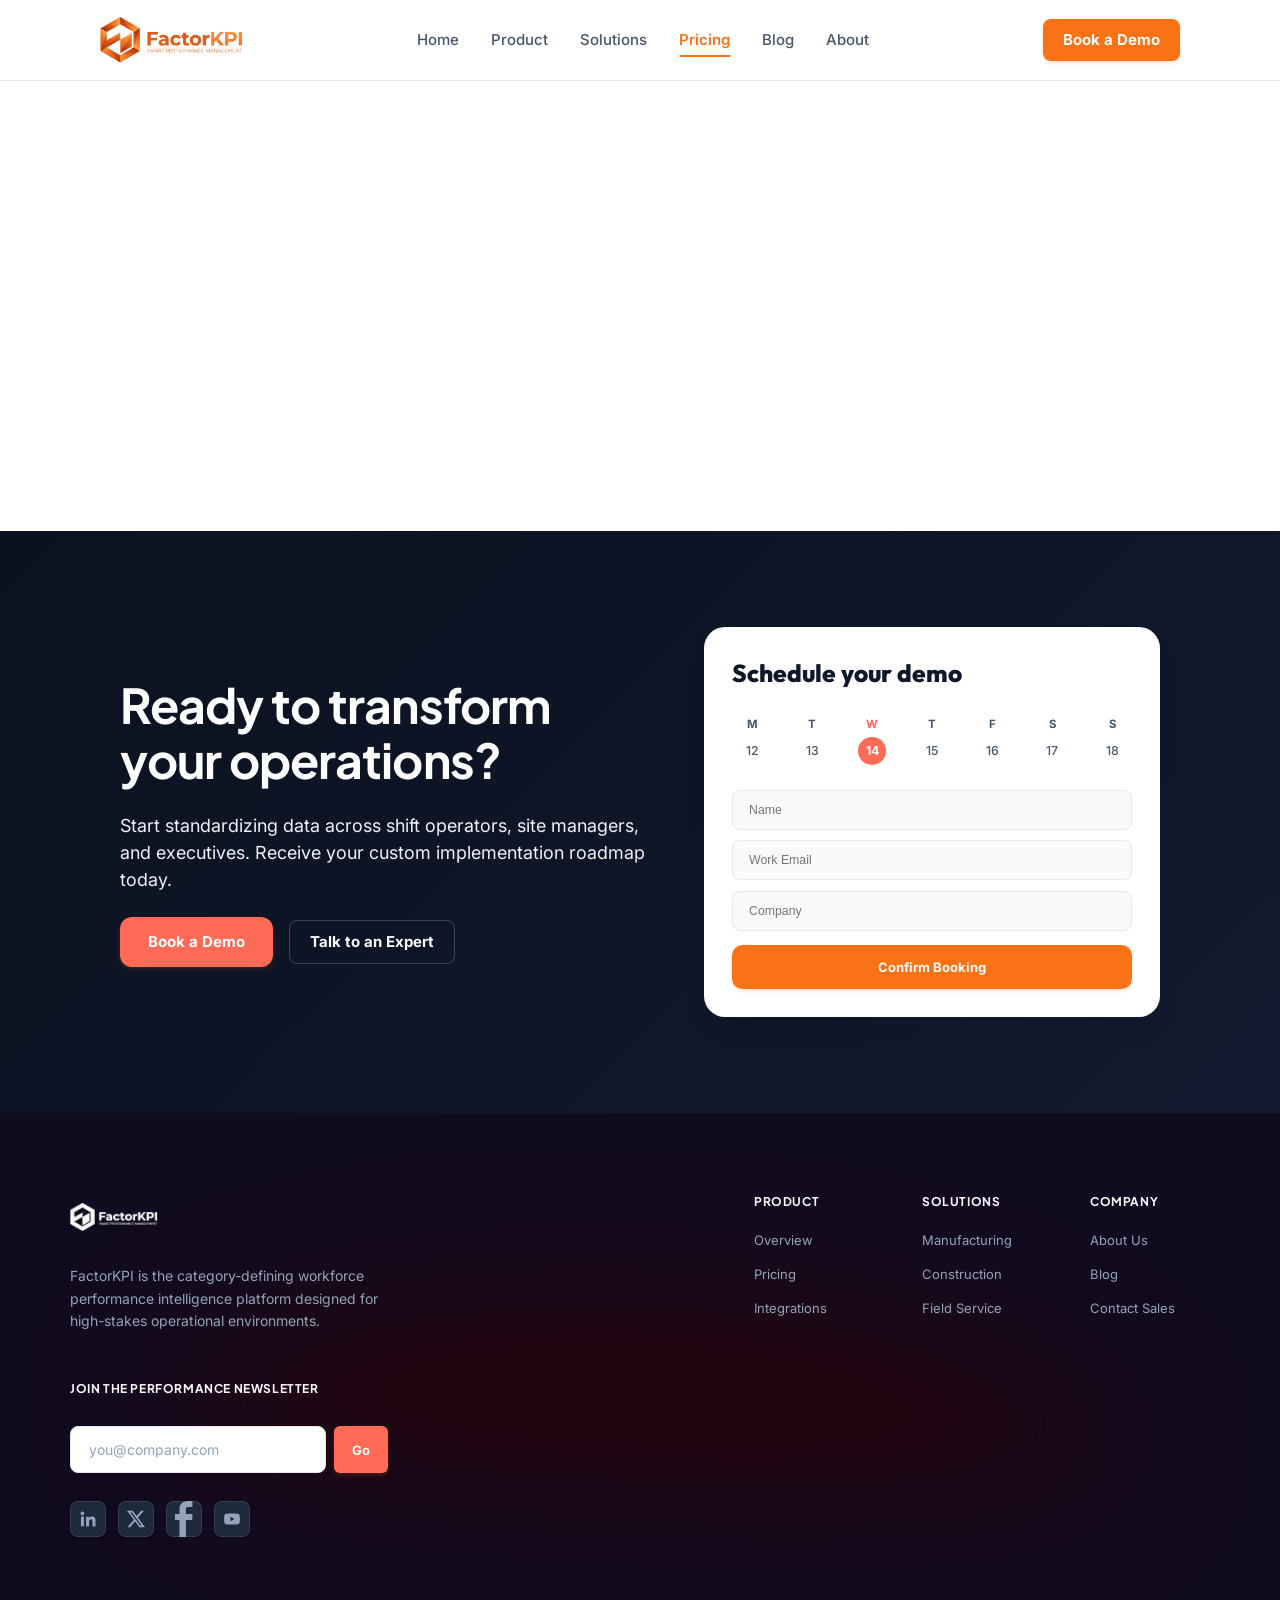
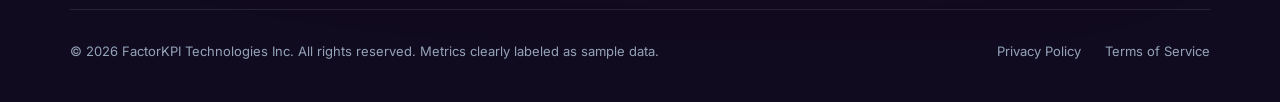
<file: pricing.html>
<!DOCTYPE html>
<html lang="en">
<head>
  <meta charset="UTF-8">
  <meta name="viewport" content="width=device-width, initial-scale=1.0">
  <title>Pricing | FactorKPI - Transparent Plans for Modern Manufacturing</title>
  <meta name="description" content="Predictable, high-ROI pricing designed to scale across operators, plants, and multi-site manufacturing enterprises.">
  <link rel="preconnect" href="https://fonts.googleapis.com">
  <link rel="preconnect" href="https://fonts.gstatic.com" crossorigin>
  <link href="https://fonts.googleapis.com/css2?family=Inter:wght@400;500;600;700;800&family=Outfit:wght@600;700;800&family=Plus+Jakarta+Sans:wght@600;700;800&display=swap" rel="stylesheet">
  <link rel="stylesheet" href="style.css">
</head>
<body>

  <!-- Navigation -->
  <header class="header">
    <nav class="nav-container">
      <a href="./index.html" class="nav-brand" aria-label="FactorKPI Home">
        <img src="assets/factorkpi-logo.png" alt="FactorKPI Logo" class="brand-logo" width="164" height="55">
      </a>

      <div class="nav-menu" id="navMenu">
        <ul class="nav-links">
          <li><a href="./index.html" class="nav-link">Home</a></li>
          <li><a href="./product.html" class="nav-link">Product</a></li>
          <li><a href="./solutions.html" class="nav-link">Solutions</a></li>
          <li><a href="./pricing.html" class="nav-link active" aria-current="page">Pricing</a></li>
          <li><a href="./blog.html" class="nav-link">Blog</a></li>
          <li><a href="./about.html" class="nav-link">About</a></li>
        </ul>
        <div class="nav-actions-mobile">
          <a href="#demo" class="btn btn-primary btn-book-demo">Book a Demo</a>
        </div>
      </div>

      <div class="nav-actions">
        <a href="#demo" class="btn btn-primary btn-book-demo">Book a Demo</a>
        <button class="nav-toggle" id="navToggle" aria-label="Toggle navigation" aria-expanded="false">
          <span class="hamburger-bar"></span>
          <span class="hamburger-bar"></span>
          <span class="hamburger-bar"></span>
        </button>
      </div>
    </nav>
  </header>

  <main id="main-content"></main>

  <!-- CTA & Interactive Booking Section -->
  <section class="cta-section" id="demo">
    <div class="cta-container">
      <!-- CTA Left Content -->
      <div class="cta-copy">
        <h2 class="cta-heading">Ready to transform your operations?</h2>
        <p class="cta-desc">Start standardizing data across shift operators, site managers, and executives. Receive your custom implementation roadmap today.</p>
        <div class="cta-buttons-row">
          <a href="#bookingCard" class="btn btn-primary btn-cta-book">Book a Demo</a>
          <a href="mailto:sales@factorkpi.com" class="btn btn-outline-white">Talk to an Expert</a>
        </div>
      </div>

      <!-- CTA Right Booking Card -->
      <div class="booking-card" id="bookingCard">
        <h3 class="booking-title">Schedule your demo</h3>

        <!-- Weekday Picker -->
        <div class="weekday-picker" role="radiogroup" aria-label="Select Demo Day">
          <button type="button" class="weekday-col" role="radio" aria-checked="false" data-day="M12">
            <span class="day-letter">M</span>
            <span class="date-number">12</span>
          </button>
          <button type="button" class="weekday-col" role="radio" aria-checked="false" data-day="T13">
            <span class="day-letter">T</span>
            <span class="date-number">13</span>
          </button>
          <button type="button" class="weekday-col active" role="radio" aria-checked="true" data-day="W14">
            <span class="day-letter">W</span>
            <span class="date-number">14</span>
          </button>
          <button type="button" class="weekday-col" role="radio" aria-checked="false" data-day="T15">
            <span class="day-letter">T</span>
            <span class="date-number">15</span>
          </button>
          <button type="button" class="weekday-col" role="radio" aria-checked="false" data-day="F16">
            <span class="day-letter">F</span>
            <span class="date-number">16</span>
          </button>
          <button type="button" class="weekday-col" role="radio" aria-checked="false" data-day="S17">
            <span class="day-letter">S</span>
            <span class="date-number">17</span>
          </button>
          <button type="button" class="weekday-col" role="radio" aria-checked="false" data-day="S18">
            <span class="day-letter">S</span>
            <span class="date-number">18</span>
          </button>
        </div>

        <!-- Booking Form -->
        <form class="booking-form" id="bookingForm" onsubmit="event.preventDefault(); alert('Demo requested successfully! Our team will contact you shortly.');">
          <div class="form-group">
            <label for="bookingName" class="sr-only">Name</label>
            <input type="text" id="bookingName" class="booking-input" placeholder="Name" required>
          </div>
          <div class="form-group">
            <label for="bookingEmail" class="sr-only">Work Email</label>
            <input type="email" id="bookingEmail" class="booking-input" placeholder="Work Email" required>
          </div>
          <div class="form-group">
            <label for="bookingCompany" class="sr-only">Company</label>
            <input type="text" id="bookingCompany" class="booking-input" placeholder="Company" required>
          </div>
          <button type="submit" class="btn btn-primary btn-confirm-booking">Confirm Booking</button>
        </form>
      </div>
    </div>
  </section>

  <!-- Site Footer -->
  <footer class="footer">
    <div class="footer-glow-bg" aria-hidden="true">
      <img src="assets/bg-glow-footer.svg" alt="" class="glow-img">
    </div>

    <div class="footer-container">
      <div class="footer-cols">
        <!-- Brand Info -->
        <div class="footer-brand-col">
          <a href="./index.html" class="footer-logo-link" aria-label="FactorKPI Home">
            <img src="assets/factorkpi-footer-logo.png" alt="FactorKPI" class="footer-logo" width="164" height="55">
          </a>
          <p class="footer-about">
            FactorKPI is the category-defining workforce performance intelligence platform designed for high-stakes operational environments.
          </p>
        </div>

        <!-- Links Columns -->
        <div class="footer-nav-groups">
          <div class="footer-links-col">
            <h4 class="footer-col-title">Product</h4>
            <ul class="footer-links">
              <li><a href="./product.html">Overview</a></li>
              <li><a href="./pricing.html">Pricing</a></li>
              <li><a href="./product.html#integrations">Integrations</a></li>
            </ul>
          </div>

          <div class="footer-links-col">
            <h4 class="footer-col-title">Solutions</h4>
            <ul class="footer-links">
              <li><a href="./solutions.html">Manufacturing</a></li>
              <li><a href="./solutions.html">Construction</a></li>
              <li><a href="./solutions.html">Field Service</a></li>
            </ul>
          </div>

          <div class="footer-links-col">
            <h4 class="footer-col-title">Company</h4>
            <ul class="footer-links">
              <li><a href="./about.html">About Us</a></li>
              <li><a href="./blog.html">Blog</a></li>
              <li><a href="./about.html#contact">Contact Sales</a></li>
            </ul>
          </div>
        </div>

        <!-- Newsletter & Socials -->
        <div class="footer-newsletter-col">
          <h4 class="footer-col-title">Join the Performance Newsletter</h4>
          <form class="newsletter-form" onsubmit="event.preventDefault(); alert('Subscribed to the newsletter!');">
            <label for="newsletterEmail" class="sr-only">Email address</label>
            <input type="email" id="newsletterEmail" class="newsletter-input" placeholder="you@company.com" required>
            <button type="submit" class="btn btn-primary btn-newsletter-submit">Go</button>
          </form>

          <div class="footer-social-row">
            <a href="https://linkedin.com" class="social-icon-btn" aria-label="LinkedIn" target="_blank" rel="noopener noreferrer">
              <img src="assets/icon-linkedin.svg" alt="" width="18" height="18">
            </a>
            <a href="https://twitter.com" class="social-icon-btn" aria-label="X (Twitter)" target="_blank" rel="noopener noreferrer">
              <img src="assets/icon-twitter.svg" alt="" width="18" height="18">
            </a>
            <a href="https://facebook.com" class="social-icon-btn" aria-label="Facebook" target="_blank" rel="noopener noreferrer">
              <img src="assets/icon-facebook.svg" alt="" width="18" height="18">
            </a>
            <a href="https://youtube.com" class="social-icon-btn" aria-label="YouTube" target="_blank" rel="noopener noreferrer">
              <img src="assets/icon-youtube.svg" alt="" width="18" height="18">
            </a>
          </div>
        </div>
      </div>

      <!-- Bottom Bar -->
      <div class="footer-bottom">
        <p class="copyright-text">
          &copy; 2026 FactorKPI Technologies Inc. All rights reserved. Metrics clearly labeled as sample data.
        </p>
        <div class="footer-legal-links">
          <a href="#privacy">Privacy Policy</a>
          <a href="#terms">Terms of Service</a>
        </div>
      </div>
    </div>
  </footer>

  <script>
    // Mobile navigation toggle
    const navToggle = document.getElementById('navToggle');
    const navMenu = document.getElementById('navMenu');
    if (navToggle && navMenu) {
      navToggle.addEventListener('click', () => {
        const expanded = navToggle.getAttribute('aria-expanded') === 'true' || false;
        navToggle.setAttribute('aria-expanded', !expanded);
        navMenu.classList.toggle('open');
      });
    }

    // Weekday picker interaction in Demo Booking card
    const weekdayButtons = document.querySelectorAll('.weekday-col');
    weekdayButtons.forEach(btn => {
      btn.addEventListener('click', () => {
        weekdayButtons.forEach(b => {
          b.classList.remove('active');
          b.setAttribute('aria-checked', 'false');
        });
        btn.classList.add('active');
        btn.setAttribute('aria-checked', 'true');
      });
    });
  </script>
</body>
</html>
</file>
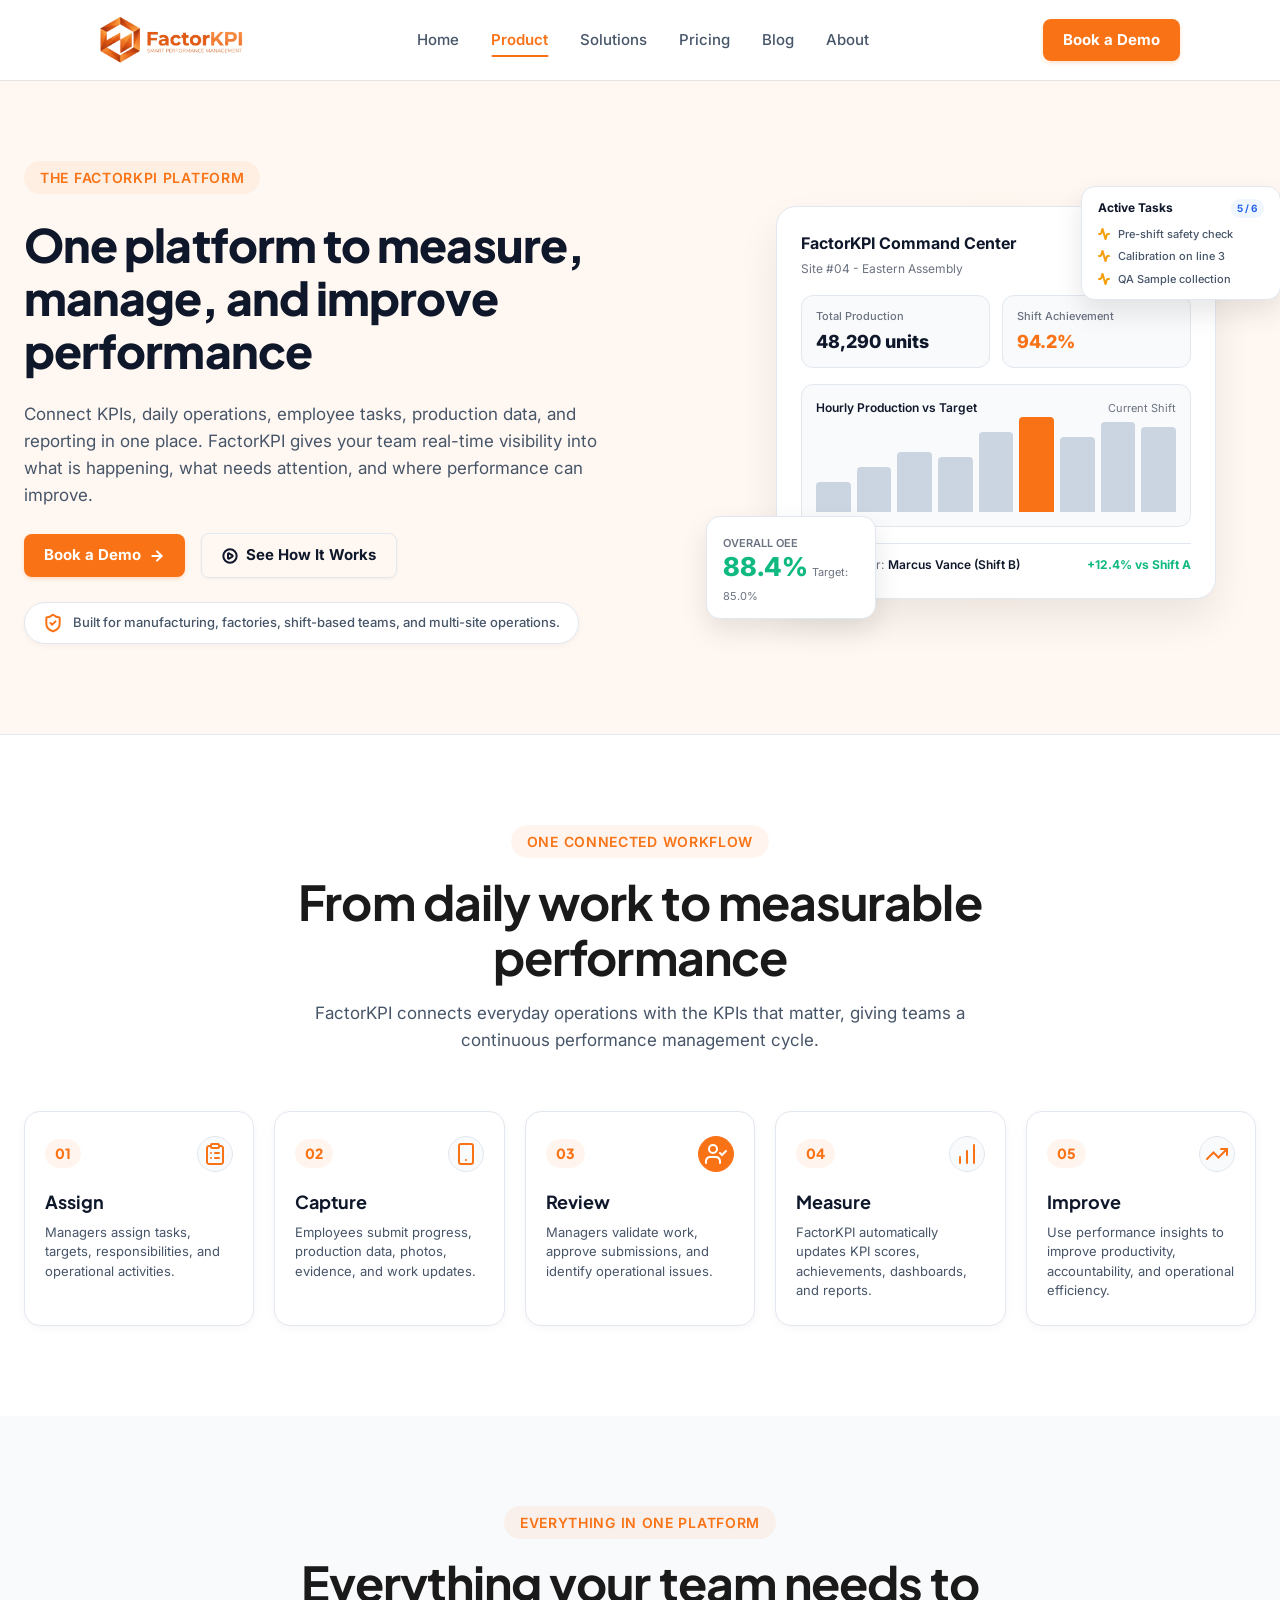
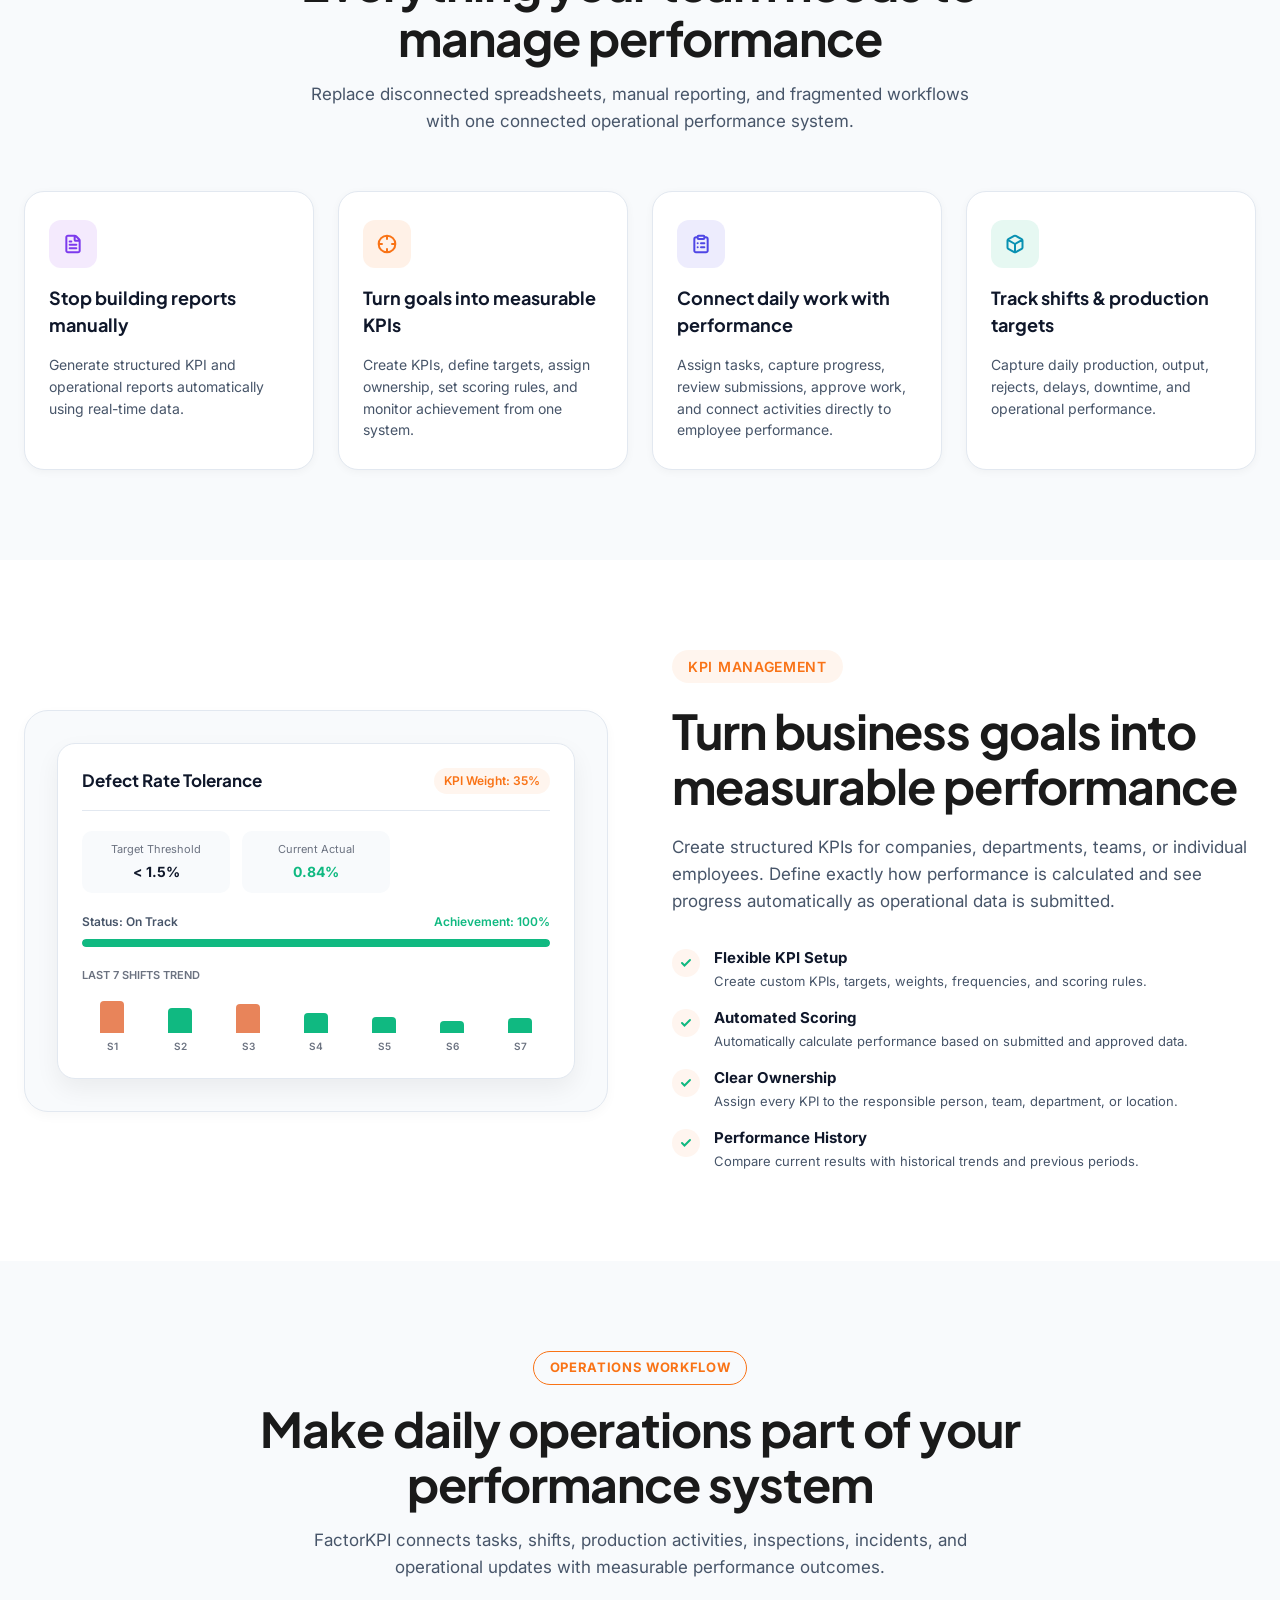
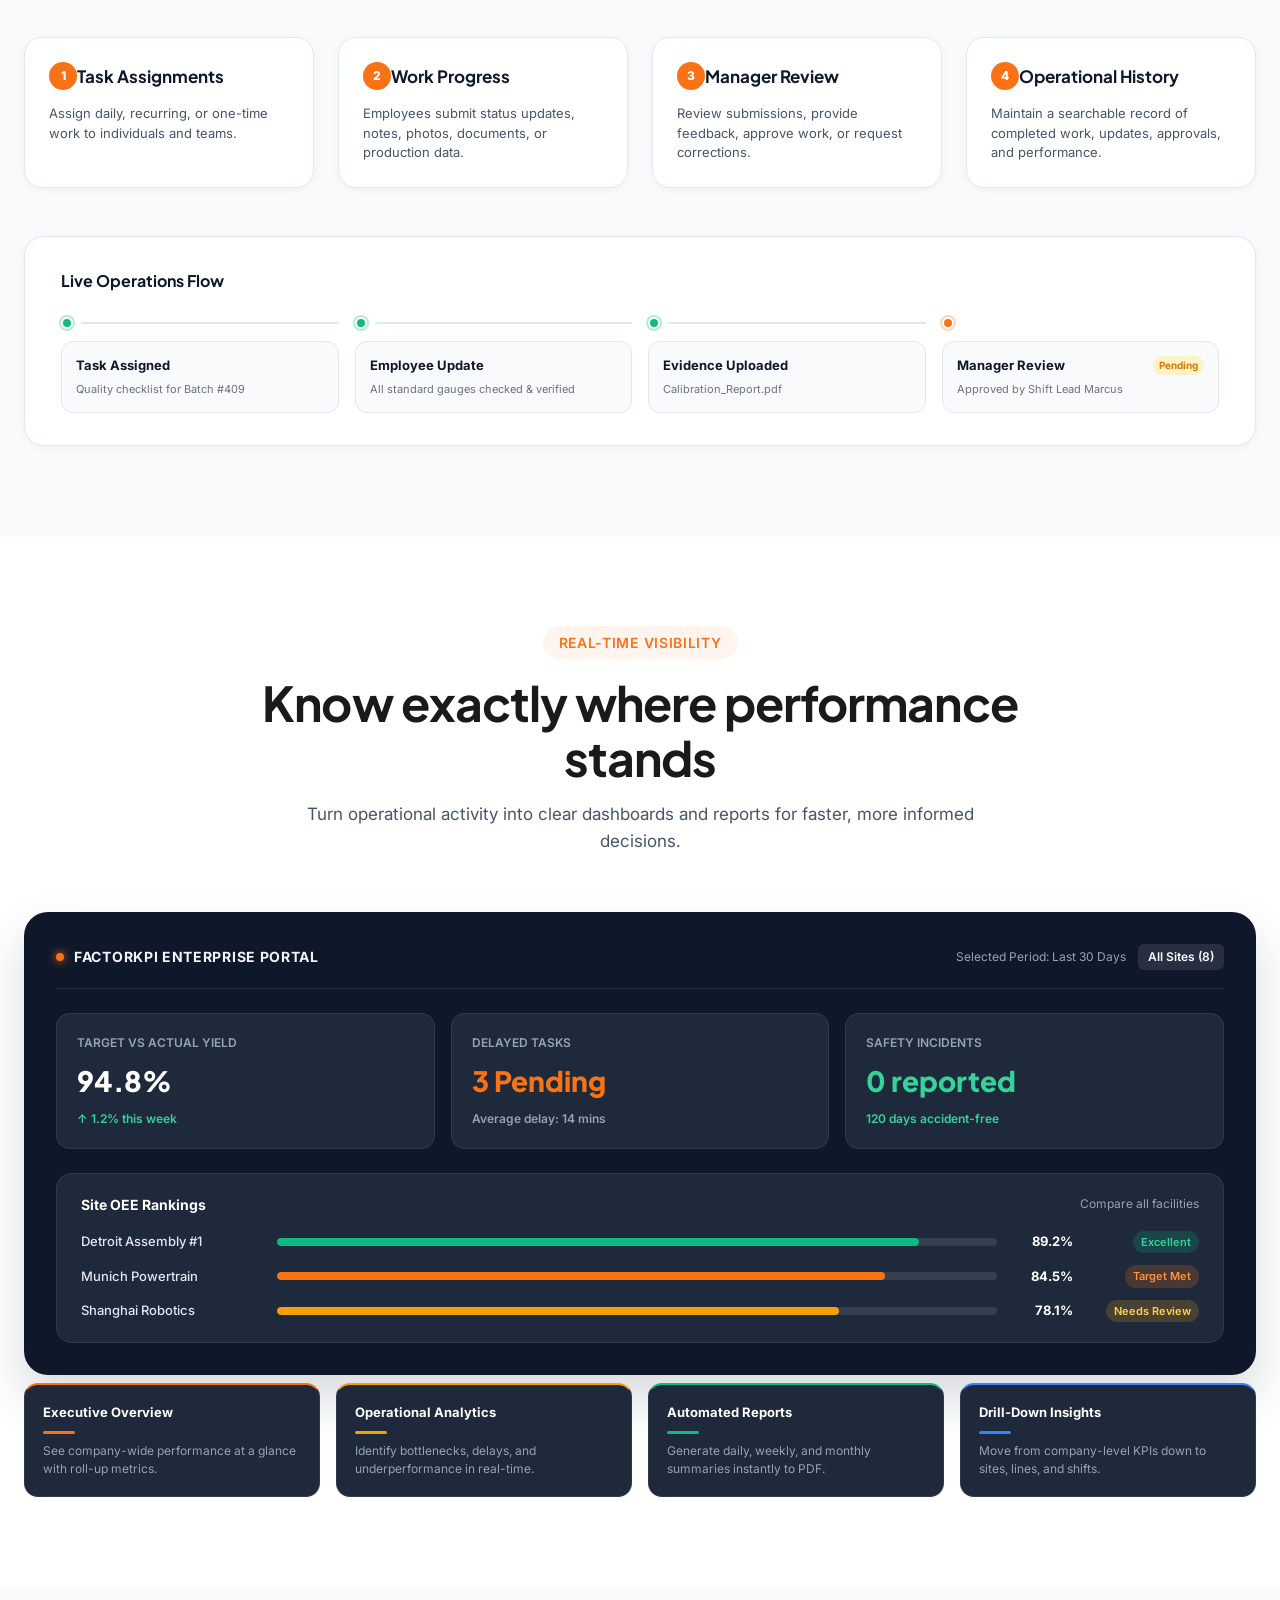
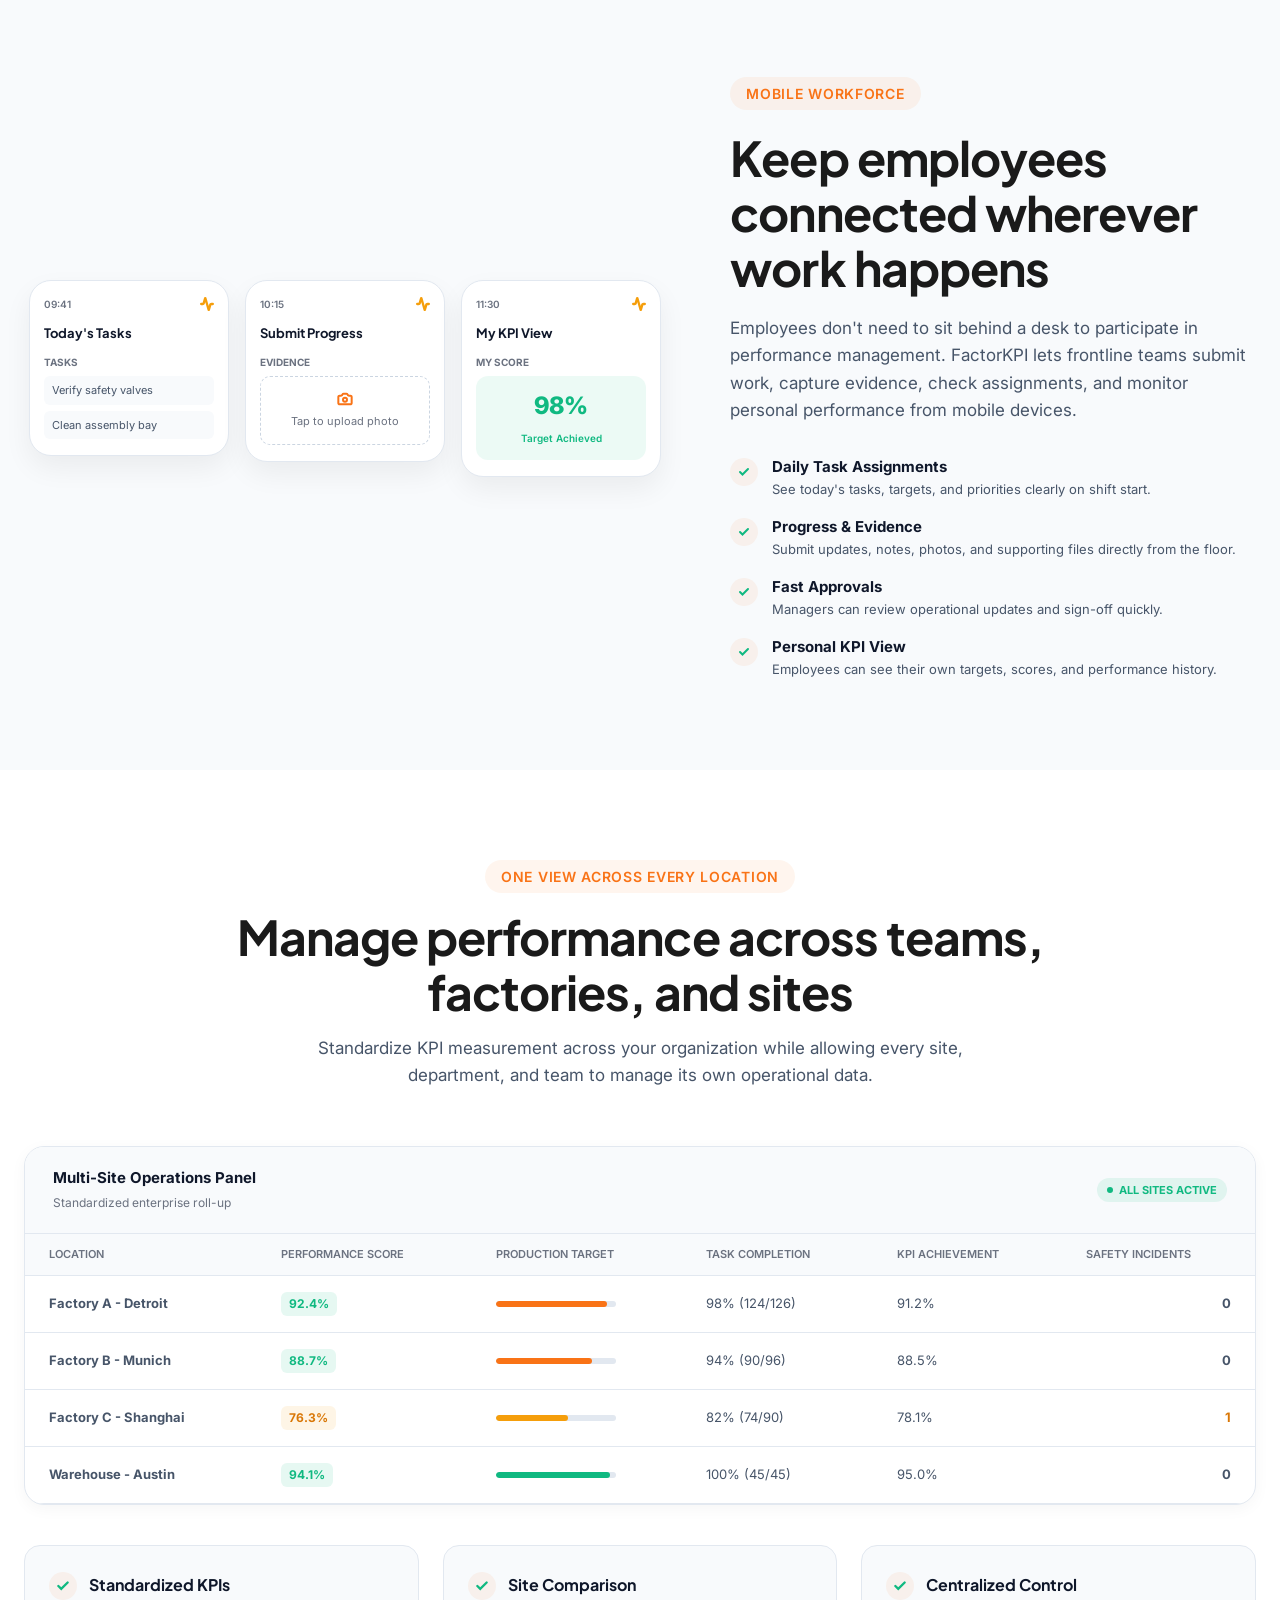
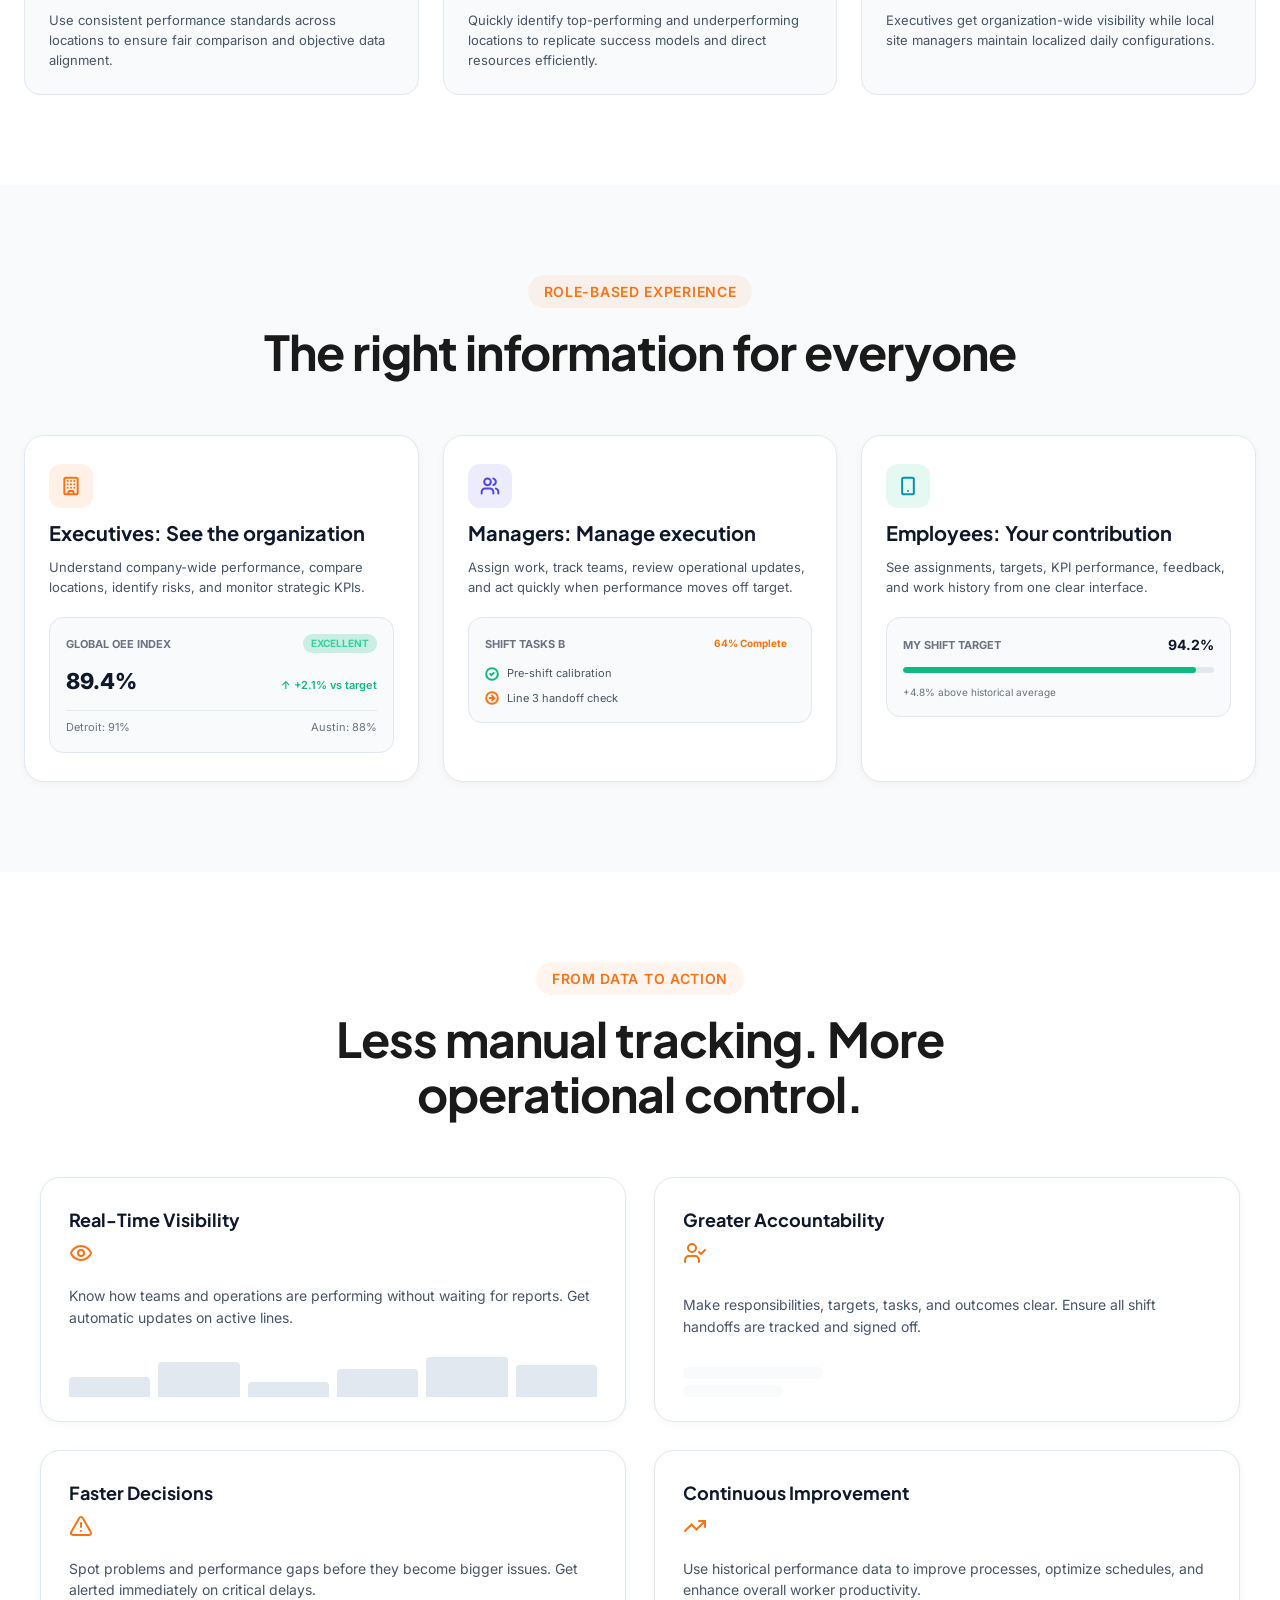
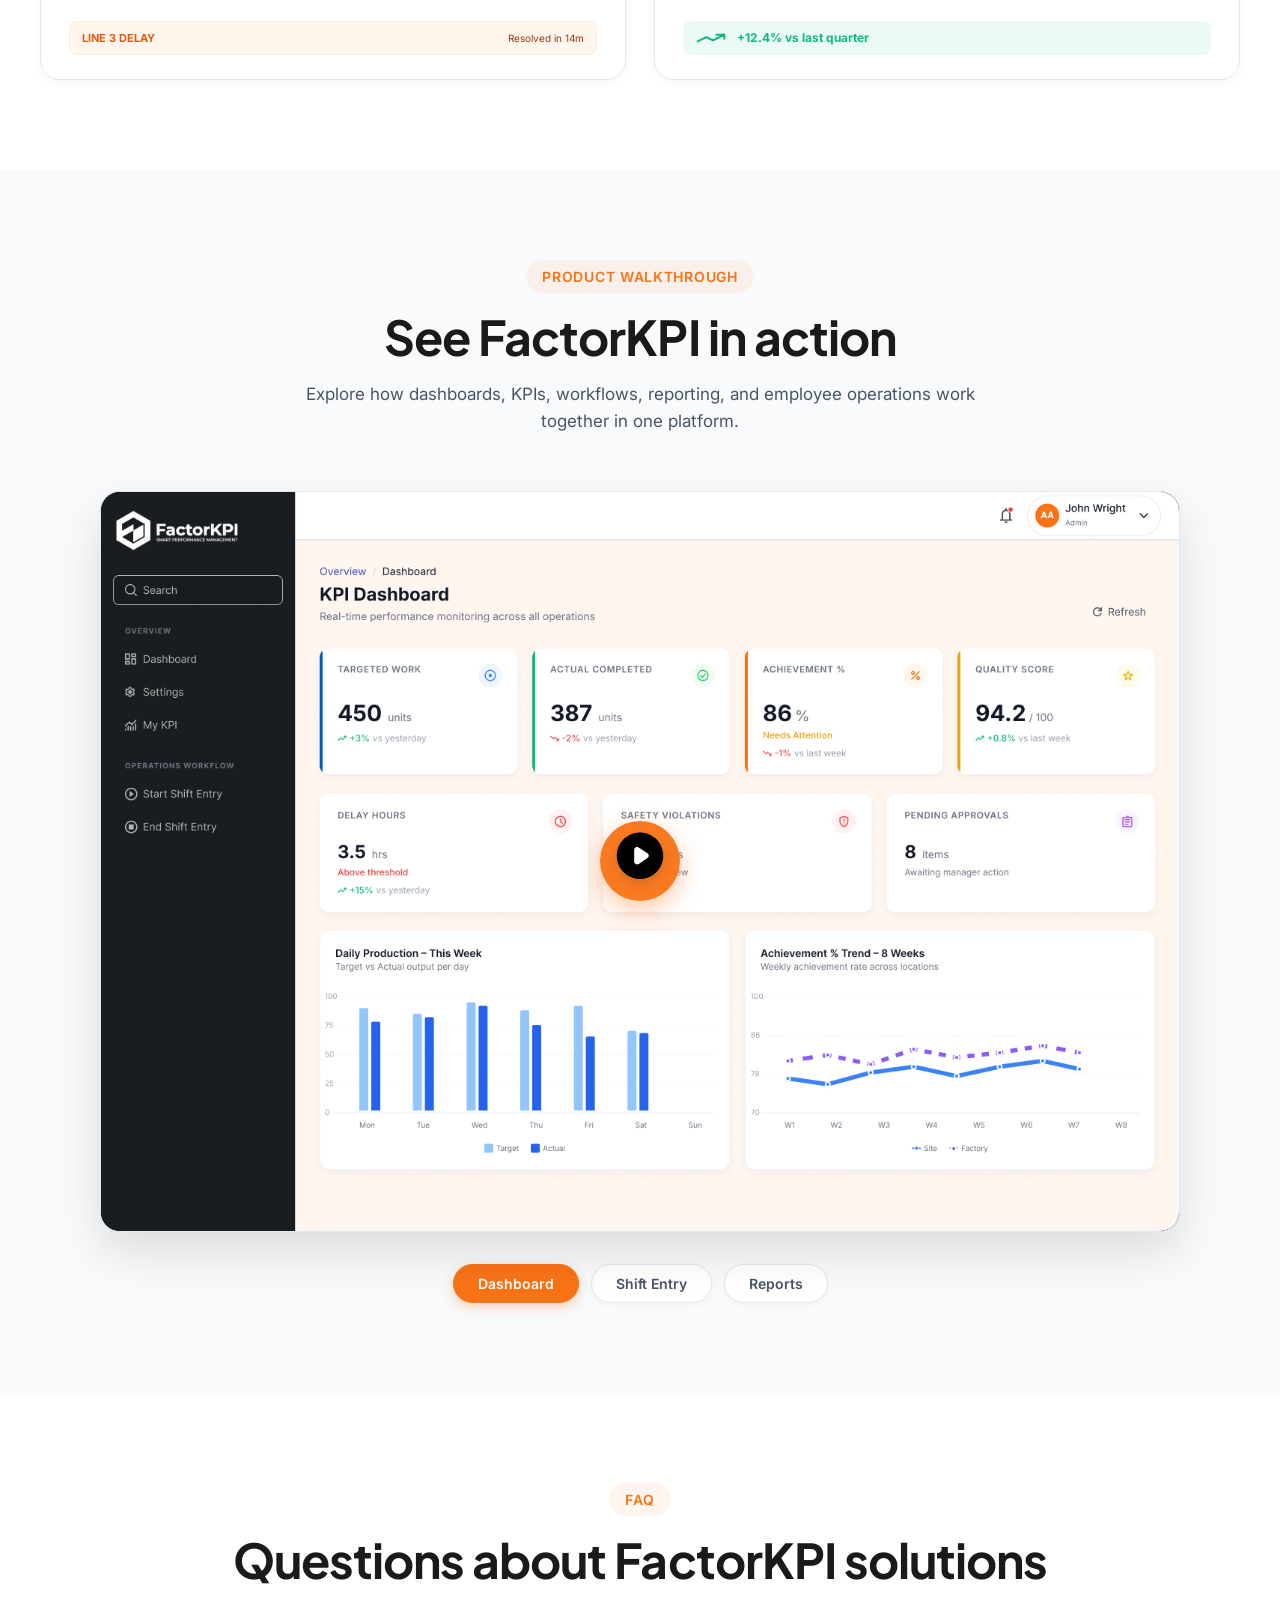
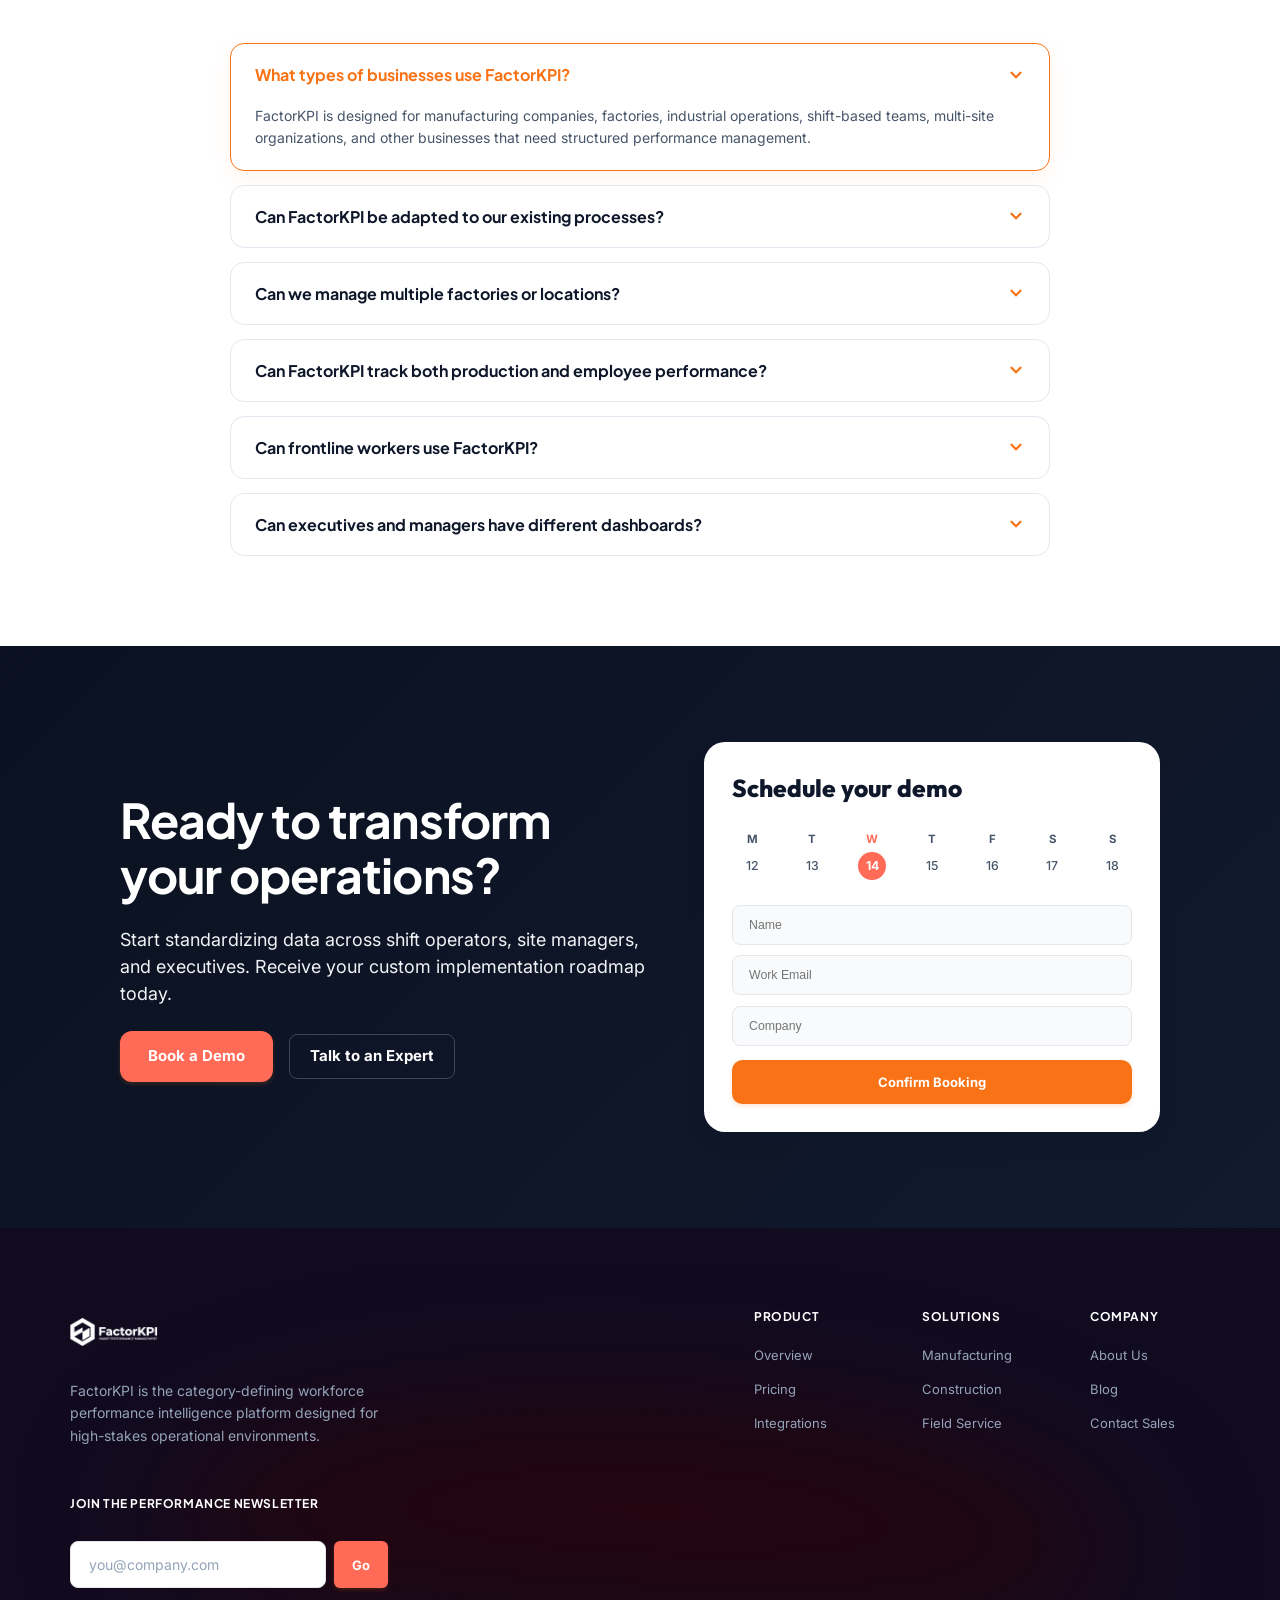
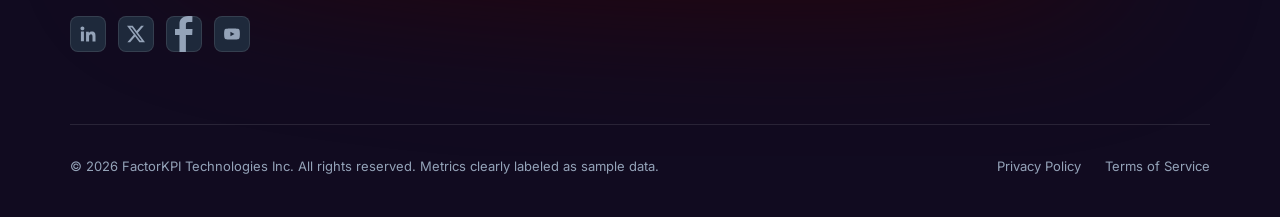
<file: product.html>
<!DOCTYPE html>
<html lang="en">
<head>
  <meta charset="UTF-8">
  <meta name="viewport" content="width=device-width, initial-scale=1.0">
  <title>Product | FactorKPI - Real-Time Shop Floor Intelligence</title>
  <meta name="description" content="Explore FactorKPI's smart performance management capabilities, shift tracking, and real-time shop floor intelligence for modern manufacturing.">
  <link rel="preconnect" href="https://fonts.googleapis.com">
  <link rel="preconnect" href="https://fonts.gstatic.com" crossorigin>
  <link href="https://fonts.googleapis.com/css2?family=Inter:wght@400;500;600;700;800&family=Outfit:wght@600;700;800&family=Plus+Jakarta+Sans:wght@600;700;800&display=swap" rel="stylesheet">
  <link rel="stylesheet" href="style.css">
</head>
<body>

  <!-- Navigation -->
  <header class="header">
    <nav class="nav-container">
      <a href="./index.html" class="nav-brand" aria-label="FactorKPI Home">
        <img src="assets/factorkpi-logo.png" alt="FactorKPI Logo" class="brand-logo" width="164" height="55">
      </a>

      <div class="nav-menu" id="navMenu">
        <ul class="nav-links">
          <li><a href="./index.html" class="nav-link">Home</a></li>
          <li><a href="./product.html" class="nav-link active" aria-current="page">Product</a></li>
          <li><a href="./solutions.html" class="nav-link">Solutions</a></li>
          <li><a href="./pricing.html" class="nav-link">Pricing</a></li>
          <li><a href="./blog.html" class="nav-link">Blog</a></li>
          <li><a href="./about.html" class="nav-link">About</a></li>
        </ul>
        <div class="nav-actions-mobile">
          <a href="#demo" class="btn btn-primary btn-book-demo">Book a Demo</a>
        </div>
      </div>

      <div class="nav-actions">
        <a href="#demo" class="btn btn-primary btn-book-demo">Book a Demo</a>
        <button class="nav-toggle" id="navToggle" aria-label="Toggle navigation" aria-expanded="false">
          <span class="hamburger-bar"></span>
          <span class="hamburger-bar"></span>
          <span class="hamburger-bar"></span>
        </button>
      </div>
    </nav>
  </header>

  <main id="main-content">
  <!-- =========================================================================
       PRODUCT PAGE INNER SECTIONS
       ========================================================================= -->

  <!-- 1. Product Hero Section -->
  <section class="section product-hero-section">
    <div class="product-hero-container">
      <!-- Left Content -->
      <div class="product-hero-copy">
        <div class="section-badge">The FactorKPI Platform</div>
        <h1 class="product-hero-title">One platform to measure, manage, and improve performance</h1>
        <p class="product-hero-desc">
          Connect KPIs, daily operations, employee tasks, production data, and reporting in one place. FactorKPI gives your team real-time visibility into what is happening, what needs attention, and where performance can improve.
        </p>

        <div class="hero-actions">
          <a href="#demo" class="btn btn-primary">
            <span>Book a Demo</span>
            <img src="assets/icon-arrow-right.svg" alt="" width="16" height="16">
          </a>
          <a href="#demo-video" class="btn btn-secondary">
            <img src="assets/icon-play-circle.svg" alt="" width="16" height="16">
            <span>See How It Works</span>
          </a>
        </div>

        <div class="hero-trust-badge">
          <img src="assets/icon-shield-check.svg" alt="" width="20" height="20">
          <span>Built for manufacturing, factories, shift-based teams, and multi-site operations.</span>
        </div>
      </div>

      <!-- Right Dashboard Mockup -->
      <div class="product-hero-visual">
        <div class="hero-glow-circle" aria-hidden="true"></div>

        <div class="prod-dash-card">
          <!-- Card Header -->
          <div class="prod-dash-header">
            <div>
              <h3 class="prod-dash-title">FactorKPI Command Center</h3>
              <span class="prod-dash-subtitle">Site #04 - Eastern Assembly</span>
            </div>
            <div class="prod-live-badge">
              <span class="live-dot-green"></span>
              <span>LIVE</span>
            </div>
          </div>

          <!-- Quick Stats Row -->
          <div class="prod-dash-stats-row">
            <div class="prod-dash-stat-box">
              <span class="stat-box-label">Total Production</span>
              <span class="stat-box-val">48,290 units</span>
            </div>
            <div class="prod-dash-stat-box">
              <span class="stat-box-label">Shift Achievement</span>
              <span class="stat-box-val val-orange">94.2%</span>
            </div>
          </div>

          <!-- Mini Bar Chart -->
          <div class="prod-chart-area">
            <div class="prod-chart-header">
              <span class="prod-chart-title">Hourly Production vs Target</span>
              <span class="prod-chart-sub">Current Shift</span>
            </div>
            <div class="prod-bar-chart-row">
              <div class="prod-chart-bar" style="height: 30px;"></div>
              <div class="prod-chart-bar" style="height: 45px;"></div>
              <div class="prod-chart-bar" style="height: 60px;"></div>
              <div class="prod-chart-bar" style="height: 55px;"></div>
              <div class="prod-chart-bar" style="height: 80px;"></div>
              <div class="prod-chart-bar bar-active-orange" style="height: 95px;"></div>
              <div class="prod-chart-bar" style="height: 75px;"></div>
              <div class="prod-chart-bar" style="height: 90px;"></div>
              <div class="prod-chart-bar" style="height: 85px;"></div>
            </div>
          </div>

          <!-- Shift Manager Footer -->
          <div class="prod-dash-footer">
            <div class="manager-info">
              <span class="manager-label">Shift Manager:</span>
              <strong class="manager-name">Marcus Vance (Shift B)</strong>
            </div>
            <span class="stat-trend-green">+12.4% vs Shift A</span>
          </div>
        </div>

        <!-- Floating Card 1: Active Tasks -->
        <div class="prod-float-card float-tasks-card">
          <div class="float-card-header">
            <span class="float-card-title">Active Tasks</span>
            <span class="float-card-badge">5 / 6</span>
          </div>
          <ul class="float-task-list">
            <li class="float-task-item">
              <img src="assets/icon-activity.svg" alt="" width="12" height="12">
              <span>Pre-shift safety check</span>
            </li>
            <li class="float-task-item">
              <img src="assets/icon-activity.svg" alt="" width="12" height="12">
              <span>Calibration on line 3</span>
            </li>
            <li class="float-task-item">
              <img src="assets/icon-activity.svg" alt="" width="12" height="12">
              <span>QA Sample collection</span>
            </li>
          </ul>
        </div>

        <!-- Floating Card 2: Overall OEE -->
        <div class="prod-float-card float-oee-card">
          <span class="oee-card-eyebrow">Overall OEE</span>
          <span class="oee-card-stat">88.4%</span>
          <span class="oee-card-target">Target: 85.0%</span>
        </div>
      </div>
    </div>
  </section>

  <!-- 2. How It Works Section -->
  <section class="section product-how-section">
    <div class="section-header">
      <div class="section-badge">One Connected Workflow</div>
      <h2 class="section-title">From daily work to measurable performance</h2>
      <p class="section-desc">FactorKPI connects everyday operations with the KPIs that matter, giving teams a continuous performance management cycle.</p>
    </div>

    <div class="how-steps-row">
      <!-- Step 01 -->
      <div class="how-step-pill">
        <div class="step-pill-top">
          <span class="step-number-bubble">01</span>
          <div class="step-icon-bubble">
            <img src="assets/icon-clipboard-list.svg" alt="" width="24" height="24">
          </div>
        </div>
        <div class="step-pill-body">
          <h3 class="step-title">Assign</h3>
          <p class="step-desc">Managers assign tasks, targets, responsibilities, and operational activities.</p>
        </div>
      </div>

      <!-- Step 02 -->
      <div class="how-step-pill">
        <div class="step-pill-top">
          <span class="step-number-bubble">02</span>
          <div class="step-icon-bubble">
            <img src="assets/icon-smartphone.svg" alt="" width="24" height="24">
          </div>
        </div>
        <div class="step-pill-body">
          <h3 class="step-title">Capture</h3>
          <p class="step-desc">Employees submit progress, production data, photos, evidence, and work updates.</p>
        </div>
      </div>

      <!-- Step 03 -->
      <div class="how-step-pill">
        <div class="step-pill-top">
          <span class="step-number-bubble">03</span>
          <div class="step-icon-bubble active-icon">
            <img src="assets/icon-user-check.svg" alt="" width="24" height="24">
          </div>
        </div>
        <div class="step-pill-body">
          <h3 class="step-title">Review</h3>
          <p class="step-desc">Managers validate work, approve submissions, and identify operational issues.</p>
        </div>
      </div>

      <!-- Step 04 -->
      <div class="how-step-pill">
        <div class="step-pill-top">
          <span class="step-number-bubble">04</span>
          <div class="step-icon-bubble">
            <img src="assets/icon-bar-chart.svg" alt="" width="24" height="24">
          </div>
        </div>
        <div class="step-pill-body">
          <h3 class="step-title">Measure</h3>
          <p class="step-desc">FactorKPI automatically updates KPI scores, achievements, dashboards, and reports.</p>
        </div>
      </div>

      <!-- Step 05 -->
      <div class="how-step-pill">
        <div class="step-pill-top">
          <span class="step-number-bubble">05</span>
          <div class="step-icon-bubble">
            <img src="assets/icon-trending-up-orange.svg" alt="" width="24" height="24">
          </div>
        </div>
        <div class="step-pill-body">
          <h3 class="step-title">Improve</h3>
          <p class="step-desc">Use performance insights to improve productivity, accountability, and operational efficiency.</p>
        </div>
      </div>
    </div>
  </section>

  <!-- 3. Capabilities Bento Section -->
  <section class="section product-capabilities-section">
    <div class="section-header">
      <div class="section-badge">Everything in One Platform</div>
      <h2 class="section-title">Everything your team needs to manage performance</h2>
      <p class="section-desc">Replace disconnected spreadsheets, manual reporting, and fragmented workflows with one connected operational performance system.</p>
    </div>

    <div class="capabilities-bento-grid">
      <!-- Card 1 -->
      <div class="cap-bento-card">
        <div class="cap-icon-box purple-bg">
          <img src="assets/icon-file-text.svg" alt="" width="20" height="20">
        </div>
        <h3 class="cap-card-title">Stop building reports manually</h3>
        <p class="cap-card-desc">Generate structured KPI and operational reports automatically using real-time data.</p>
      </div>

      <!-- Card 2 -->
      <div class="cap-bento-card">
        <div class="cap-icon-box orange-bg">
          <img src="assets/icon-crosshair.svg" alt="" width="20" height="20">
        </div>
        <h3 class="cap-card-title">Turn goals into measurable KPIs</h3>
        <p class="cap-card-desc">Create KPIs, define targets, assign ownership, set scoring rules, and monitor achievement from one system.</p>
      </div>

      <!-- Card 3 -->
      <div class="cap-bento-card">
        <div class="cap-icon-box indigo-bg">
          <img src="assets/icon-clipboard-purple.svg" alt="" width="20" height="20">
        </div>
        <h3 class="cap-card-title">Connect daily work with performance</h3>
        <p class="cap-card-desc">Assign tasks, capture progress, review submissions, approve work, and connect activities directly to employee performance.</p>
      </div>

      <!-- Card 4 -->
      <div class="cap-bento-card">
        <div class="cap-icon-box green-bg">
          <img src="assets/icon-box.svg" alt="" width="20" height="20">
        </div>
        <h3 class="cap-card-title">Track shifts &amp; production targets</h3>
        <p class="cap-card-desc">Capture daily production, output, rejects, delays, downtime, and operational performance.</p>
      </div>
    </div>
  </section>

  <!-- 4. KPI Deep Dive Section -->
  <section class="section product-deepdive-section">
    <div class="deepdive-grid">
      <!-- Left Mockup Card -->
      <div class="deepdive-mockup-frame">
        <div class="kpi-detail-panel">
          <div class="kpi-panel-header">
            <h4 class="kpi-panel-name">Defect Rate Tolerance</h4>
            <span class="kpi-panel-weight">KPI Weight: 35%</span>
          </div>

          <div class="kpi-panel-thresholds">
            <div class="threshold-col">
              <span class="threshold-label">Target Threshold</span>
              <span class="threshold-val">&lt; 1.5%</span>
            </div>
            <div class="threshold-col">
              <span class="threshold-label">Current Actual</span>
              <span class="threshold-val val-green">0.84%</span>
            </div>
          </div>

          <div class="kpi-panel-progress">
            <div class="progress-status-row">
              <span class="status-label">Status: On Track</span>
              <span class="status-score">Achievement: 100%</span>
            </div>
            <div class="progress-track-bar">
              <div class="progress-fill-green" style="width: 100%;"></div>
            </div>
          </div>

          <div class="kpi-panel-history">
            <span class="history-label">Last 7 Shifts Trend</span>
            <div class="shifts-spark-row">
              <div class="shift-spark-col">
                <div class="spark-bar" style="height: 32px; background: #E8845A;"></div>
                <span class="spark-name">S1</span>
              </div>
              <div class="shift-spark-col">
                <div class="spark-bar" style="height: 25px; background: #10B981;"></div>
                <span class="spark-name">S2</span>
              </div>
              <div class="shift-spark-col">
                <div class="spark-bar" style="height: 29px; background: #E8845A;"></div>
                <span class="spark-name">S3</span>
              </div>
              <div class="shift-spark-col">
                <div class="spark-bar" style="height: 20px; background: #10B981;"></div>
                <span class="spark-name">S4</span>
              </div>
              <div class="shift-spark-col">
                <div class="spark-bar" style="height: 16px; background: #10B981;"></div>
                <span class="spark-name">S5</span>
              </div>
              <div class="shift-spark-col">
                <div class="spark-bar" style="height: 12px; background: #10B981;"></div>
                <span class="spark-name">S6</span>
              </div>
              <div class="shift-spark-col">
                <div class="spark-bar" style="height: 15px; background: #10B981;"></div>
                <span class="spark-name">S7</span>
              </div>
            </div>
          </div>
        </div>
      </div>

      <!-- Right Content -->
      <div class="deepdive-copy">
        <div class="section-badge">KPI Management</div>
        <h2 class="section-title">Turn business goals into measurable performance</h2>
        <p class="section-desc">
          Create structured KPIs for companies, departments, teams, or individual employees. Define exactly how performance is calculated and see progress automatically as operational data is submitted.
        </p>

        <div class="deepdive-checklist">
          <div class="checklist-item">
            <div class="check-icon-circle">
              <img src="assets/icon-check-circle.svg" alt="" width="12" height="12">
            </div>
            <div>
              <h4 class="check-title">Flexible KPI Setup</h4>
              <p class="check-desc">Create custom KPIs, targets, weights, frequencies, and scoring rules.</p>
            </div>
          </div>

          <div class="checklist-item">
            <div class="check-icon-circle">
              <img src="assets/icon-check-circle.svg" alt="" width="12" height="12">
            </div>
            <div>
              <h4 class="check-title">Automated Scoring</h4>
              <p class="check-desc">Automatically calculate performance based on submitted and approved data.</p>
            </div>
          </div>

          <div class="checklist-item">
            <div class="check-icon-circle">
              <img src="assets/icon-check-circle.svg" alt="" width="12" height="12">
            </div>
            <div>
              <h4 class="check-title">Clear Ownership</h4>
              <p class="check-desc">Assign every KPI to the responsible person, team, department, or location.</p>
            </div>
          </div>

          <div class="checklist-item">
            <div class="check-icon-circle">
              <img src="assets/icon-check-circle.svg" alt="" width="12" height="12">
            </div>
            <div>
              <h4 class="check-title">Performance History</h4>
              <p class="check-desc">Compare current results with historical trends and previous periods.</p>
            </div>
          </div>
        </div>
      </div>
    </div>
  </section>

  <!-- 5. Operations Workflow Section -->
  <section class="section product-workflow-section">
    <div class="section-header">
      <div class="section-badge badge-orange-outline">Operations Workflow</div>
      <h2 class="section-title">Make daily operations part of your performance system</h2>
      <p class="section-desc">FactorKPI connects tasks, shifts, production activities, inspections, incidents, and operational updates with measurable performance outcomes.</p>
    </div>

    <!-- 4 Numbered Workflow Cards Grid -->
    <div class="workflow-cards-grid">
      <div class="workflow-card">
        <div class="wf-card-top">
          <span class="wf-num-badge">1</span>
          <h3 class="wf-card-title">Task Assignments</h3>
        </div>
        <p class="wf-card-desc">Assign daily, recurring, or one-time work to individuals and teams.</p>
      </div>

      <div class="workflow-card">
        <div class="wf-card-top">
          <span class="wf-num-badge">2</span>
          <h3 class="wf-card-title">Work Progress</h3>
        </div>
        <p class="wf-card-desc">Employees submit status updates, notes, photos, documents, or production data.</p>
      </div>

      <div class="workflow-card">
        <div class="wf-card-top">
          <span class="wf-num-badge">3</span>
          <h3 class="wf-card-title">Manager Review</h3>
        </div>
        <p class="wf-card-desc">Review submissions, provide feedback, approve work, or request corrections.</p>
      </div>

      <div class="workflow-card">
        <div class="wf-card-top">
          <span class="wf-num-badge">4</span>
          <h3 class="wf-card-title">Operational History</h3>
        </div>
        <p class="wf-card-desc">Maintain a searchable record of completed work, updates, approvals, and performance.</p>
      </div>
    </div>

    <!-- Horizontal Workflow Visual Timeline -->
    <div class="workflow-timeline-wrapper">
      <h4 class="timeline-title">Live Operations Flow</h4>

      <div class="timeline-steps-flow">
        <!-- Flow Step 1 -->
        <div class="flow-step-item">
          <div class="flow-indicator">
            <span class="indicator-dot active-dot"></span>
            <div class="indicator-line"></div>
          </div>
          <div class="flow-step-card">
            <h5 class="flow-step-name">Task Assigned</h5>
            <p class="flow-step-sub">Quality checklist for Batch #409</p>
          </div>
        </div>

        <!-- Flow Step 2 -->
        <div class="flow-step-item">
          <div class="flow-indicator">
            <span class="indicator-dot active-dot"></span>
            <div class="indicator-line"></div>
          </div>
          <div class="flow-step-card">
            <h5 class="flow-step-name">Employee Update</h5>
            <p class="flow-step-sub">All standard gauges checked &amp; verified</p>
          </div>
        </div>

        <!-- Flow Step 3 -->
        <div class="flow-step-item">
          <div class="flow-indicator">
            <span class="indicator-dot active-dot"></span>
            <div class="indicator-line"></div>
          </div>
          <div class="flow-step-card">
            <h5 class="flow-step-name">Evidence Uploaded</h5>
            <p class="flow-step-sub">Calibration_Report.pdf</p>
          </div>
        </div>

        <!-- Flow Step 4 -->
        <div class="flow-step-item">
          <div class="flow-indicator">
            <span class="indicator-dot orange-dot"></span>
          </div>
          <div class="flow-step-card">
            <div class="flow-card-head">
              <h5 class="flow-step-name">Manager Review</h5>
              <span class="status-tag-pending">Pending</span>
            </div>
            <p class="flow-step-sub">Approved by Shift Lead Marcus</p>
          </div>
        </div>
      </div>
    </div>
  </section>

  <!-- 6. Real-Time Reporting Section -->
  <section class="section product-reporting-section">
    <div class="section-header">
      <div class="section-badge">Real-Time Visibility</div>
      <h2 class="section-title">Know exactly where performance stands</h2>
      <p class="section-desc">Turn operational activity into clear dashboards and reports for faster, more informed decisions.</p>
    </div>

    <!-- Big Dashboard Frame -->
    <div class="reporting-big-dashboard">
      <!-- Top Bar -->
      <div class="dash-top-bar">
        <div class="portal-identity">
          <span class="portal-dot-orange"></span>
          <span class="portal-name">FactorKPI Enterprise Portal</span>
        </div>
        <div class="portal-filters">
          <span class="period-text">Selected Period: Last 30 Days</span>
          <span class="site-tag">All Sites (8)</span>
        </div>
      </div>

      <!-- Top KPI Metrics 3-Cards Row -->
      <div class="reporting-kpi-row">
        <div class="rep-kpi-card">
          <span class="rep-kpi-label">Target vs Actual Yield</span>
          <span class="rep-kpi-val">94.8%</span>
          <span class="rep-kpi-trend trend-green">↑ 1.2% this week</span>
        </div>

        <div class="rep-kpi-card">
          <span class="rep-kpi-label">Delayed Tasks</span>
          <span class="rep-kpi-val val-orange">3 Pending</span>
          <span class="rep-kpi-trend trend-subtle">Average delay: 14 mins</span>
        </div>

        <div class="rep-kpi-card">
          <span class="rep-kpi-label">Safety Incidents</span>
          <span class="rep-kpi-val trend-green">0 reported</span>
          <span class="rep-kpi-trend trend-green">120 days accident-free</span>
        </div>
      </div>

      <!-- Site OEE Rankings Table -->
      <div class="oee-rankings-box">
        <div class="rankings-header">
          <h4 class="rankings-title">Site OEE Rankings</h4>
          <span class="rankings-sub">Compare all facilities</span>
        </div>

        <div class="rankings-list">
          <!-- Row 1 -->
          <div class="ranking-row">
            <span class="rank-facility">Detroit Assembly #1</span>
            <div class="rank-bar-wrap">
              <div class="rank-bar-fill fill-green" style="width: 89.2%;"></div>
            </div>
            <span class="rank-percent">89.2%</span>
            <span class="rank-badge badge-excellent">Excellent</span>
          </div>

          <!-- Row 2 -->
          <div class="ranking-row">
            <span class="rank-facility">Munich Powertrain</span>
            <div class="rank-bar-wrap">
              <div class="rank-bar-fill fill-orange" style="width: 84.5%;"></div>
            </div>
            <span class="rank-percent">84.5%</span>
            <span class="rank-badge badge-target-met">Target Met</span>
          </div>

          <!-- Row 3 -->
          <div class="ranking-row">
            <span class="rank-facility">Shanghai Robotics</span>
            <div class="rank-bar-wrap">
              <div class="rank-bar-fill fill-amber" style="width: 78.1%;"></div>
            </div>
            <span class="rank-percent">78.1%</span>
            <span class="rank-badge badge-review">Needs Review</span>
          </div>
        </div>
      </div>
    </div>

    <!-- 4 Dash Capability Cards -->
    <div class="dash-capabilities-row">
      <div class="dash-cap-card cap-orange-tint">
        <h4 class="dash-cap-title">Executive Overview</h4>
        <div class="cap-dash-bar bar-orange"></div>
        <p class="dash-cap-desc">See company-wide performance at a glance with roll-up metrics.</p>
      </div>

      <div class="dash-cap-card cap-yellow-tint">
        <h4 class="dash-cap-title">Operational Analytics</h4>
        <div class="cap-dash-bar bar-yellow"></div>
        <p class="dash-cap-desc">Identify bottlenecks, delays, and underperformance in real-time.</p>
      </div>

      <div class="dash-cap-card cap-green-tint">
        <h4 class="dash-cap-title">Automated Reports</h4>
        <div class="cap-dash-bar bar-green"></div>
        <p class="dash-cap-desc">Generate daily, weekly, and monthly summaries instantly to PDF.</p>
      </div>

      <div class="dash-cap-card cap-blue-tint">
        <h4 class="dash-cap-title">Drill-Down Insights</h4>
        <div class="cap-dash-bar bar-blue"></div>
        <p class="dash-cap-desc">Move from company-level KPIs down to sites, lines, and shifts.</p>
      </div>
    </div>
  </section>

  <!-- 7. Mobile Workforce Section -->
  <section class="section product-mobile-section">
    <div class="mobile-section-grid">
      <!-- Left: 3 Mobile Phone Mockups -->
      <div class="mobile-phones-track">
        <!-- Phone 1: Today's Tasks -->
        <div class="phone-screen-card">
          <div class="phone-status-bar">
            <span>09:41</span>
            <img src="assets/icon-activity.svg" alt="" width="14" height="14">
          </div>
          <span class="phone-screen-title">Today's Tasks</span>
          <div class="phone-task-group">
            <span class="phone-group-label">Tasks</span>
            <div class="phone-task-item">Verify safety valves</div>
            <div class="phone-task-item">Clean assembly bay</div>
          </div>
        </div>

        <!-- Phone 2: Submit Progress -->
        <div class="phone-screen-card">
          <div class="phone-status-bar">
            <span>10:15</span>
            <img src="assets/icon-activity.svg" alt="" width="14" height="14">
          </div>
          <span class="phone-screen-title">Submit Progress</span>
          <div class="phone-task-group">
            <span class="phone-group-label">Evidence</span>
            <div class="phone-upload-box">
              <img src="assets/icon-camera.svg" alt="" width="16" height="16">
              <span>Tap to upload photo</span>
            </div>
          </div>
        </div>

        <!-- Phone 3: My KPI View -->
        <div class="phone-screen-card">
          <div class="phone-status-bar">
            <span>11:30</span>
            <img src="assets/icon-activity.svg" alt="" width="14" height="14">
          </div>
          <span class="phone-screen-title">My KPI View</span>
          <div class="phone-task-group">
            <span class="phone-group-label">My Score</span>
            <div class="phone-score-wrap">
              <span class="phone-score-val">98%</span>
              <span class="phone-score-status">Target Achieved</span>
            </div>
          </div>
        </div>
      </div>

      <!-- Right: Content & Checklists -->
      <div class="mobile-copy-right">
        <div class="section-badge">Mobile Workforce</div>
        <h2 class="section-title">Keep employees connected wherever work happens</h2>
        <p class="section-desc">
          Employees don't need to sit behind a desk to participate in performance management. FactorKPI lets frontline teams submit work, capture evidence, check assignments, and monitor personal performance from mobile devices.
        </p>

        <div class="mobile-features-list">
          <div class="m-feat-item">
            <div class="check-icon-circle">
              <img src="assets/icon-check-circle.svg" alt="" width="12" height="12">
            </div>
            <div>
              <h4 class="m-feat-title">Daily Task Assignments</h4>
              <p class="m-feat-desc">See today's tasks, targets, and priorities clearly on shift start.</p>
            </div>
          </div>

          <div class="m-feat-item">
            <div class="check-icon-circle">
              <img src="assets/icon-check-circle.svg" alt="" width="12" height="12">
            </div>
            <div>
              <h4 class="m-feat-title">Progress &amp; Evidence</h4>
              <p class="m-feat-desc">Submit updates, notes, photos, and supporting files directly from the floor.</p>
            </div>
          </div>

          <div class="m-feat-item">
            <div class="check-icon-circle">
              <img src="assets/icon-check-circle.svg" alt="" width="12" height="12">
            </div>
            <div>
              <h4 class="m-feat-title">Fast Approvals</h4>
              <p class="m-feat-desc">Managers can review operational updates and sign-off quickly.</p>
            </div>
          </div>

          <div class="m-feat-item">
            <div class="check-icon-circle">
              <img src="assets/icon-check-circle.svg" alt="" width="12" height="12">
            </div>
            <div>
              <h4 class="m-feat-title">Personal KPI View</h4>
              <p class="m-feat-desc">Employees can see their own targets, scores, and performance history.</p>
            </div>
          </div>
        </div>
      </div>
    </div>
  </section>

  <!-- 8. Multi-Site Operations Section -->
  <section class="section product-multisite-section">
    <div class="section-header">
      <div class="section-badge">ONE VIEW ACROSS EVERY LOCATION</div>
      <h2 class="section-title">Manage performance across teams, factories, and sites</h2>
      <p class="section-desc">Standardize KPI measurement across your organization while allowing every site, department, and team to manage its own operational data.</p>
    </div>

    <!-- Multi-Site Table Dashboard Frame -->
    <div class="multisite-panel-frame">
      <div class="multisite-panel-top">
        <div>
          <h3 class="multisite-title">Multi-Site Operations Panel</h3>
          <span class="multisite-subtitle">Standardized enterprise roll-up</span>
        </div>
        <div class="multisite-live-tag">
          <span class="live-dot-green"></span>
          <span>ALL SITES ACTIVE</span>
        </div>
      </div>

      <div class="multisite-table-responsive">
        <table class="multisite-table">
          <thead>
            <tr>
              <th>Location</th>
              <th>Performance Score</th>
              <th>Production Target</th>
              <th>Task Completion</th>
              <th>KPI Achievement</th>
              <th>Safety Incidents</th>
            </tr>
          </thead>
          <tbody>
            <tr>
              <td class="location-name">Factory A - Detroit</td>
              <td><span class="score-tag green">92.4%</span></td>
              <td>
                <div class="tbl-progress-bar"><div class="tbl-bar-fill fill-orange" style="width: 92%;"></div></div>
              </td>
              <td>98% (124/126)</td>
              <td>91.2%</td>
              <td class="text-right"><strong>0</strong></td>
            </tr>
            <tr>
              <td class="location-name">Factory B - Munich</td>
              <td><span class="score-tag green">88.7%</span></td>
              <td>
                <div class="tbl-progress-bar"><div class="tbl-bar-fill fill-orange" style="width: 80%;"></div></div>
              </td>
              <td>94% (90/96)</td>
              <td>88.5%</td>
              <td class="text-right"><strong>0</strong></td>
            </tr>
            <tr>
              <td class="location-name">Factory C - Shanghai</td>
              <td><span class="score-tag amber">76.3%</span></td>
              <td>
                <div class="tbl-progress-bar"><div class="tbl-bar-fill fill-amber" style="width: 60%;"></div></div>
              </td>
              <td>82% (74/90)</td>
              <td>78.1%</td>
              <td class="text-right text-amber"><strong>1</strong></td>
            </tr>
            <tr>
              <td class="location-name">Warehouse - Austin</td>
              <td><span class="score-tag green">94.1%</span></td>
              <td>
                <div class="tbl-progress-bar"><div class="tbl-bar-fill fill-green" style="width: 95%;"></div></div>
              </td>
              <td>100% (45/45)</td>
              <td>95.0%</td>
              <td class="text-right"><strong>0</strong></td>
            </tr>
          </tbody>
        </table>
      </div>
    </div>

    <!-- 3 Bottom Benefit Columns -->
    <div class="multisite-benefits-row">
      <div class="ms-benefit-card">
        <div class="ms-benefit-icon-title">
          <div class="check-icon-circle green">
            <img src="assets/icon-check-circle.svg" alt="" width="14" height="14">
          </div>
          <h4 class="ms-benefit-title">Standardized KPIs</h4>
        </div>
        <p class="ms-benefit-desc">Use consistent performance standards across locations to ensure fair comparison and objective data alignment.</p>
      </div>

      <div class="ms-benefit-card">
        <div class="ms-benefit-icon-title">
          <div class="check-icon-circle green">
            <img src="assets/icon-check-circle.svg" alt="" width="14" height="14">
          </div>
          <h4 class="ms-benefit-title">Site Comparison</h4>
        </div>
        <p class="ms-benefit-desc">Quickly identify top-performing and underperforming locations to replicate success models and direct resources efficiently.</p>
      </div>

      <div class="ms-benefit-card">
        <div class="ms-benefit-icon-title">
          <div class="check-icon-circle green">
            <img src="assets/icon-check-circle.svg" alt="" width="14" height="14">
          </div>
          <h4 class="ms-benefit-title">Centralized Control</h4>
        </div>
        <p class="ms-benefit-desc">Executives get organization-wide visibility while local site managers maintain localized daily configurations.</p>
      </div>
    </div>
  </section>

  <!-- 9. Roles Section -->
  <section class="section product-roles-section">
    <div class="section-header">
      <div class="section-badge">ROLE-BASED EXPERIENCE</div>
      <h2 class="section-title">The right information for everyone</h2>
    </div>

    <div class="roles-cards-row">
      <!-- Role 1: Executives -->
      <div class="p-role-card">
        <div class="p-role-header">
          <div class="p-role-icon-box orange">
            <img src="assets/icon-building.svg" alt="" width="20" height="20">
          </div>
          <h3 class="p-role-name">Executives: See the organization</h3>
          <p class="p-role-desc">Understand company-wide performance, compare locations, identify risks, and monitor strategic KPIs.</p>
        </div>
        <div class="p-role-mockup">
          <div class="mockup-header-row">
            <span class="mock-label">Global OEE Index</span>
            <span class="mock-tag badge-excellent">EXCELLENT</span>
          </div>
          <div class="mockup-stat-row">
            <span class="mock-stat-val">89.4%</span>
            <span class="mock-trend green">↑ +2.1% vs target</span>
          </div>
          <div class="mockup-sites-row">
            <span class="site-sub-stat">Detroit: 91%</span>
            <span class="site-sub-stat">Austin: 88%</span>
          </div>
        </div>
      </div>

      <!-- Role 2: Managers -->
      <div class="p-role-card">
        <div class="p-role-header">
          <div class="p-role-icon-box indigo">
            <img src="assets/icon-users.svg" alt="" width="20" height="20">
          </div>
          <h3 class="p-role-name">Managers: Manage execution</h3>
          <p class="p-role-desc">Assign work, track teams, review operational updates, and act quickly when performance moves off target.</p>
        </div>
        <div class="p-role-mockup">
          <div class="mockup-header-row">
            <span class="mock-label">Shift Tasks B</span>
            <span class="mock-tag text-orange">64% Complete</span>
          </div>
          <div class="mock-tasks-list">
            <div class="mock-task-row">
              <img src="assets/icon-circle-check.svg" alt="" width="14" height="14">
              <span>Pre-shift calibration</span>
            </div>
            <div class="mock-task-row">
              <img src="assets/icon-circle-arrow-right.svg" alt="" width="14" height="14">
              <span>Line 3 handoff check</span>
            </div>
          </div>
        </div>
      </div>

      <!-- Role 3: Employees -->
      <div class="p-role-card">
        <div class="p-role-header">
          <div class="p-role-icon-box green">
            <img src="assets/icon-smartphone-2.svg" alt="" width="20" height="20">
          </div>
          <h3 class="p-role-name">Employees: Your contribution</h3>
          <p class="p-role-desc">See assignments, targets, KPI performance, feedback, and work history from one clear interface.</p>
        </div>
        <div class="p-role-mockup">
          <div class="mockup-header-row">
            <span class="mock-label">My Shift Target</span>
            <span class="mock-stat-sm">94.2%</span>
          </div>
          <div class="mock-progress-track">
            <div class="mock-progress-fill orange" style="width: 94.2%;"></div>
          </div>
          <span class="mock-sub-info">+4.8% above historical average</span>
        </div>
      </div>
    </div>
  </section>

  <!-- 10. Business Impact Section -->
  <section class="section product-impact-section">
    <div class="section-header">
      <div class="section-badge">FROM DATA TO ACTION</div>
      <h2 class="section-title">Less manual tracking. More operational control.</h2>
    </div>

    <div class="impact-cards-grid">
      <!-- Impact Card 1 -->
      <div class="impact-feature-card">
        <div class="impact-card-top">
          <h3 class="impact-feature-title">Real-Time Visibility</h3>
          <img src="assets/icon-eye.svg" alt="" width="24" height="24">
        </div>
        <p class="impact-feature-desc">Know how teams and operations are performing without waiting for reports. Get automatic updates on active lines.</p>
        <div class="impact-mini-bars">
          <div class="mini-bar" style="height: 20px;"></div>
          <div class="mini-bar" style="height: 35px;"></div>
          <div class="mini-bar" style="height: 15px;"></div>
          <div class="mini-bar" style="height: 28px;"></div>
          <div class="mini-bar" style="height: 40px;"></div>
          <div class="mini-bar" style="height: 32px;"></div>
        </div>
      </div>

      <!-- Impact Card 2 -->
      <div class="impact-feature-card">
        <div class="impact-card-top">
          <h3 class="impact-feature-title">Greater Accountability</h3>
          <img src="assets/icon-user-check.svg" alt="" width="24" height="24">
        </div>
        <p class="impact-feature-desc">Make responsibilities, targets, tasks, and outcomes clear. Ensure all shift handoffs are tracked and signed off.</p>
        <div class="impact-mini-lines">
          <div class="impact-fake-task" style="width: 140px;"></div>
          <div class="impact-fake-task" style="width: 100px;"></div>
        </div>
      </div>

      <!-- Impact Card 3 -->
      <div class="impact-feature-card">
        <div class="impact-card-top">
          <h3 class="impact-feature-title">Faster Decisions</h3>
          <img src="assets/icon-alert-triangle-orange.svg" alt="" width="24" height="24">
        </div>
        <p class="impact-feature-desc">Spot problems and performance gaps before they become bigger issues. Get alerted immediately on critical delays.</p>
        <div class="impact-alert-badge-wrap">
          <span class="impact-alert-pill">LINE 3 DELAY</span>
          <span class="impact-alert-time">Resolved in 14m</span>
        </div>
      </div>

      <!-- Impact Card 4 -->
      <div class="impact-feature-card">
        <div class="impact-card-top">
          <h3 class="impact-feature-title">Continuous Improvement</h3>
          <img src="assets/icon-trending-up-orange.svg" alt="" width="24" height="24">
        </div>
        <p class="impact-feature-desc">Use historical performance data to improve processes, optimize schedules, and enhance overall worker productivity.</p>
        <div class="impact-trend-stat-row">
          <img src="assets/icon-trending-green.svg" alt="" width="32" height="16">
          <span class="impact-trend-text">+12.4% vs last quarter</span>
        </div>
      </div>
    </div>
  </section>

  <!-- 11. Interactive Demo Walkthrough Section -->
  <section class="section product-demo-section" id="demo-video">
    <div class="section-header">
      <div class="section-badge">PRODUCT WALKTHROUGH</div>
      <h2 class="section-title">See FactorKPI in action</h2>
      <p class="section-desc">Explore how dashboards, KPIs, workflows, reporting, and employee operations work together in one platform.</p>
    </div>

    <div class="demo-walkthrough-frame">
      <div class="demo-screen-container">
        <img src="assets/product-dashboard.png" alt="FactorKPI Product Walkthrough Showcase" class="demo-screenshot" width="902" height="619">
        <button type="button" class="demo-video-play-btn" aria-label="Play Product Walkthrough Video">
          <img src="assets/icon-play-solid.svg" alt="" width="72" height="72">
        </button>
      </div>

      <!-- Interactive Pills Row -->
      <div class="demo-pills-row" role="tablist">
        <button type="button" class="demo-pill-btn active" role="tab" aria-selected="true">Dashboard</button>
        <button type="button" class="demo-pill-btn" role="tab" aria-selected="false">Shift Entry</button>
        <button type="button" class="demo-pill-btn" role="tab" aria-selected="false">Reports</button>
      </div>
    </div>
  </section>

  <!-- 12. FAQ Section -->
  <section class="section product-faq-section" id="faq">
    <div class="section-header">
      <div class="section-badge">FAQ</div>
      <h2 class="section-title">Questions about FactorKPI solutions</h2>
    </div>

    <div class="faq-accordion-list">
      <!-- Item 1 (Active / Open by default) -->
      <div class="faq-item active">
        <button type="button" class="faq-question-btn" aria-expanded="true">
          <span>What types of businesses use FactorKPI?</span>
          <img src="assets/icon-chevron-up.svg" alt="" class="faq-chevron" width="16" height="16">
        </button>
        <div class="faq-answer-panel">
          <p>FactorKPI is designed for manufacturing companies, factories, industrial operations, shift-based teams, multi-site organizations, and other businesses that need structured performance management.</p>
        </div>
      </div>

      <!-- Item 2 -->
      <div class="faq-item">
        <button type="button" class="faq-question-btn" aria-expanded="false">
          <span>Can FactorKPI be adapted to our existing processes?</span>
          <img src="assets/icon-chevron-down.svg" alt="" class="faq-chevron" width="16" height="16">
        </button>
        <div class="faq-answer-panel">
          <p>Yes. FactorKPI is built to support your custom shift schedules, KPI weights, formulas, inspection checklists, and approval hierarchies without forcing a rigid workflow.</p>
        </div>
      </div>

      <!-- Item 3 -->
      <div class="faq-item">
        <button type="button" class="faq-question-btn" aria-expanded="false">
          <span>Can we manage multiple factories or locations?</span>
          <img src="assets/icon-chevron-down.svg" alt="" class="faq-chevron" width="16" height="16">
        </button>
        <div class="faq-answer-panel">
          <p>Absolutely. FactorKPI provides multi-site rollups for executives while allowing each plant, line, or site manager to maintain localized targets, operators, and daily reporting.</p>
        </div>
      </div>

      <!-- Item 4 -->
      <div class="faq-item">
        <button type="button" class="faq-question-btn" aria-expanded="false">
          <span>Can FactorKPI track both production and employee performance?</span>
          <img src="assets/icon-chevron-down.svg" alt="" class="faq-chevron" width="16" height="16">
        </button>
        <div class="faq-answer-panel">
          <p>Yes. FactorKPI bridges machine outputs and frontline human tasks, connecting shift handoffs, quality checks, and equipment downtime with individual and team KPI scoring.</p>
        </div>
      </div>

      <!-- Item 5 -->
      <div class="faq-item">
        <button type="button" class="faq-question-btn" aria-expanded="false">
          <span>Can frontline workers use FactorKPI?</span>
          <img src="assets/icon-chevron-down.svg" alt="" class="faq-chevron" width="16" height="16">
        </button>
        <div class="faq-answer-panel">
          <p>Yes. Frontline workers access mobile-friendly interfaces to view shift targets, submit progress, upload photo evidence, and log downtime in seconds.</p>
        </div>
      </div>

      <!-- Item 6 -->
      <div class="faq-item">
        <button type="button" class="faq-question-btn" aria-expanded="false">
          <span>Can executives and managers have different dashboards?</span>
          <img src="assets/icon-chevron-down.svg" alt="" class="faq-chevron" width="16" height="16">
        </button>
        <div class="faq-answer-panel">
          <p>Yes. Role-based access ensures executives see high-level cross-site comparisons and OEE trends, while managers see real-time line telemetry, task queues, and shift handoffs.</p>
        </div>
      </div>
    </div>
  </section>
  </main>

  <!-- CTA & Interactive Booking Section -->
  <section class="cta-section" id="demo">
    <div class="cta-container">
      <!-- CTA Left Content -->
      <div class="cta-copy">
        <h2 class="cta-heading">Ready to transform your operations?</h2>
        <p class="cta-desc">Start standardizing data across shift operators, site managers, and executives. Receive your custom implementation roadmap today.</p>
        <div class="cta-buttons-row">
          <a href="#bookingCard" class="btn btn-primary btn-cta-book">Book a Demo</a>
          <a href="mailto:sales@factorkpi.com" class="btn btn-outline-white">Talk to an Expert</a>
        </div>
      </div>

      <!-- CTA Right Booking Card -->
      <div class="booking-card" id="bookingCard">
        <h3 class="booking-title">Schedule your demo</h3>

        <!-- Weekday Picker -->
        <div class="weekday-picker" role="radiogroup" aria-label="Select Demo Day">
          <button type="button" class="weekday-col" role="radio" aria-checked="false" data-day="M12">
            <span class="day-letter">M</span>
            <span class="date-number">12</span>
          </button>
          <button type="button" class="weekday-col" role="radio" aria-checked="false" data-day="T13">
            <span class="day-letter">T</span>
            <span class="date-number">13</span>
          </button>
          <button type="button" class="weekday-col active" role="radio" aria-checked="true" data-day="W14">
            <span class="day-letter">W</span>
            <span class="date-number">14</span>
          </button>
          <button type="button" class="weekday-col" role="radio" aria-checked="false" data-day="T15">
            <span class="day-letter">T</span>
            <span class="date-number">15</span>
          </button>
          <button type="button" class="weekday-col" role="radio" aria-checked="false" data-day="F16">
            <span class="day-letter">F</span>
            <span class="date-number">16</span>
          </button>
          <button type="button" class="weekday-col" role="radio" aria-checked="false" data-day="S17">
            <span class="day-letter">S</span>
            <span class="date-number">17</span>
          </button>
          <button type="button" class="weekday-col" role="radio" aria-checked="false" data-day="S18">
            <span class="day-letter">S</span>
            <span class="date-number">18</span>
          </button>
        </div>

        <!-- Booking Form -->
        <form class="booking-form" id="bookingForm" onsubmit="event.preventDefault(); alert('Demo requested successfully! Our team will contact you shortly.');">
          <div class="form-group">
            <label for="bookingName" class="sr-only">Name</label>
            <input type="text" id="bookingName" class="booking-input" placeholder="Name" required>
          </div>
          <div class="form-group">
            <label for="bookingEmail" class="sr-only">Work Email</label>
            <input type="email" id="bookingEmail" class="booking-input" placeholder="Work Email" required>
          </div>
          <div class="form-group">
            <label for="bookingCompany" class="sr-only">Company</label>
            <input type="text" id="bookingCompany" class="booking-input" placeholder="Company" required>
          </div>
          <button type="submit" class="btn btn-primary btn-confirm-booking">Confirm Booking</button>
        </form>
      </div>
    </div>
  </section>

  <!-- Site Footer -->
  <footer class="footer">
    <div class="footer-glow-bg" aria-hidden="true">
      <img src="assets/bg-glow-footer.svg" alt="" class="glow-img">
    </div>

    <div class="footer-container">
      <div class="footer-cols">
        <!-- Brand Info -->
        <div class="footer-brand-col">
          <a href="./index.html" class="footer-logo-link" aria-label="FactorKPI Home">
            <img src="assets/factorkpi-footer-logo.png" alt="FactorKPI" class="footer-logo" width="164" height="55">
          </a>
          <p class="footer-about">
            FactorKPI is the category-defining workforce performance intelligence platform designed for high-stakes operational environments.
          </p>
        </div>

        <!-- Links Columns -->
        <div class="footer-nav-groups">
          <div class="footer-links-col">
            <h4 class="footer-col-title">Product</h4>
            <ul class="footer-links">
              <li><a href="./product.html">Overview</a></li>
              <li><a href="./pricing.html">Pricing</a></li>
              <li><a href="./product.html#integrations">Integrations</a></li>
            </ul>
          </div>

          <div class="footer-links-col">
            <h4 class="footer-col-title">Solutions</h4>
            <ul class="footer-links">
              <li><a href="./solutions.html">Manufacturing</a></li>
              <li><a href="./solutions.html">Construction</a></li>
              <li><a href="./solutions.html">Field Service</a></li>
            </ul>
          </div>

          <div class="footer-links-col">
            <h4 class="footer-col-title">Company</h4>
            <ul class="footer-links">
              <li><a href="./about.html">About Us</a></li>
              <li><a href="./blog.html">Blog</a></li>
              <li><a href="./about.html#contact">Contact Sales</a></li>
            </ul>
          </div>
        </div>

        <!-- Newsletter & Socials -->
        <div class="footer-newsletter-col">
          <h4 class="footer-col-title">Join the Performance Newsletter</h4>
          <form class="newsletter-form" onsubmit="event.preventDefault(); alert('Subscribed to the newsletter!');">
            <label for="newsletterEmail" class="sr-only">Email address</label>
            <input type="email" id="newsletterEmail" class="newsletter-input" placeholder="you@company.com" required>
            <button type="submit" class="btn btn-primary btn-newsletter-submit">Go</button>
          </form>

          <div class="footer-social-row">
            <a href="https://linkedin.com" class="social-icon-btn" aria-label="LinkedIn" target="_blank" rel="noopener noreferrer">
              <img src="assets/icon-linkedin.svg" alt="" width="18" height="18">
            </a>
            <a href="https://twitter.com" class="social-icon-btn" aria-label="X (Twitter)" target="_blank" rel="noopener noreferrer">
              <img src="assets/icon-twitter.svg" alt="" width="18" height="18">
            </a>
            <a href="https://facebook.com" class="social-icon-btn" aria-label="Facebook" target="_blank" rel="noopener noreferrer">
              <img src="assets/icon-facebook.svg" alt="" width="18" height="18">
            </a>
            <a href="https://youtube.com" class="social-icon-btn" aria-label="YouTube" target="_blank" rel="noopener noreferrer">
              <img src="assets/icon-youtube.svg" alt="" width="18" height="18">
            </a>
          </div>
        </div>
      </div>

      <!-- Bottom Bar -->
      <div class="footer-bottom">
        <p class="copyright-text">
          &copy; 2026 FactorKPI Technologies Inc. All rights reserved. Metrics clearly labeled as sample data.
        </p>
        <div class="footer-legal-links">
          <a href="#privacy">Privacy Policy</a>
          <a href="#terms">Terms of Service</a>
        </div>
      </div>
    </div>
  </footer>

  <script>
    // Mobile navigation toggle
    const navToggle = document.getElementById('navToggle');
    const navMenu = document.getElementById('navMenu');
    if (navToggle && navMenu) {
      navToggle.addEventListener('click', () => {
        const expanded = navToggle.getAttribute('aria-expanded') === 'true' || false;
        navToggle.setAttribute('aria-expanded', !expanded);
        navMenu.classList.toggle('open');
      });
    }

    // Weekday picker interaction in Demo Booking card
    const weekdayButtons = document.querySelectorAll('.weekday-col');
    weekdayButtons.forEach(btn => {
      btn.addEventListener('click', () => {
        weekdayButtons.forEach(b => {
          b.classList.remove('active');
          b.setAttribute('aria-checked', 'false');
        });
        btn.classList.add('active');
        btn.setAttribute('aria-checked', 'true');
      });
    });

    // FAQ Accordion interaction
    const faqButtons = document.querySelectorAll('.faq-question-btn');
    faqButtons.forEach(btn => {
      btn.addEventListener('click', () => {
        const item = btn.closest('.faq-item');
        const isExpanded = btn.getAttribute('aria-expanded') === 'true';
        btn.setAttribute('aria-expanded', !isExpanded);
        item.classList.toggle('active', !isExpanded);
      });
    });

    // Product Walkthrough tab pill buttons
    const demoPills = document.querySelectorAll('.demo-pill-btn');
    demoPills.forEach(pill => {
      pill.addEventListener('click', () => {
        demoPills.forEach(p => p.classList.remove('active'));
        pill.classList.add('active');
      });
    });
  </script>
</body>
</html>
</file>
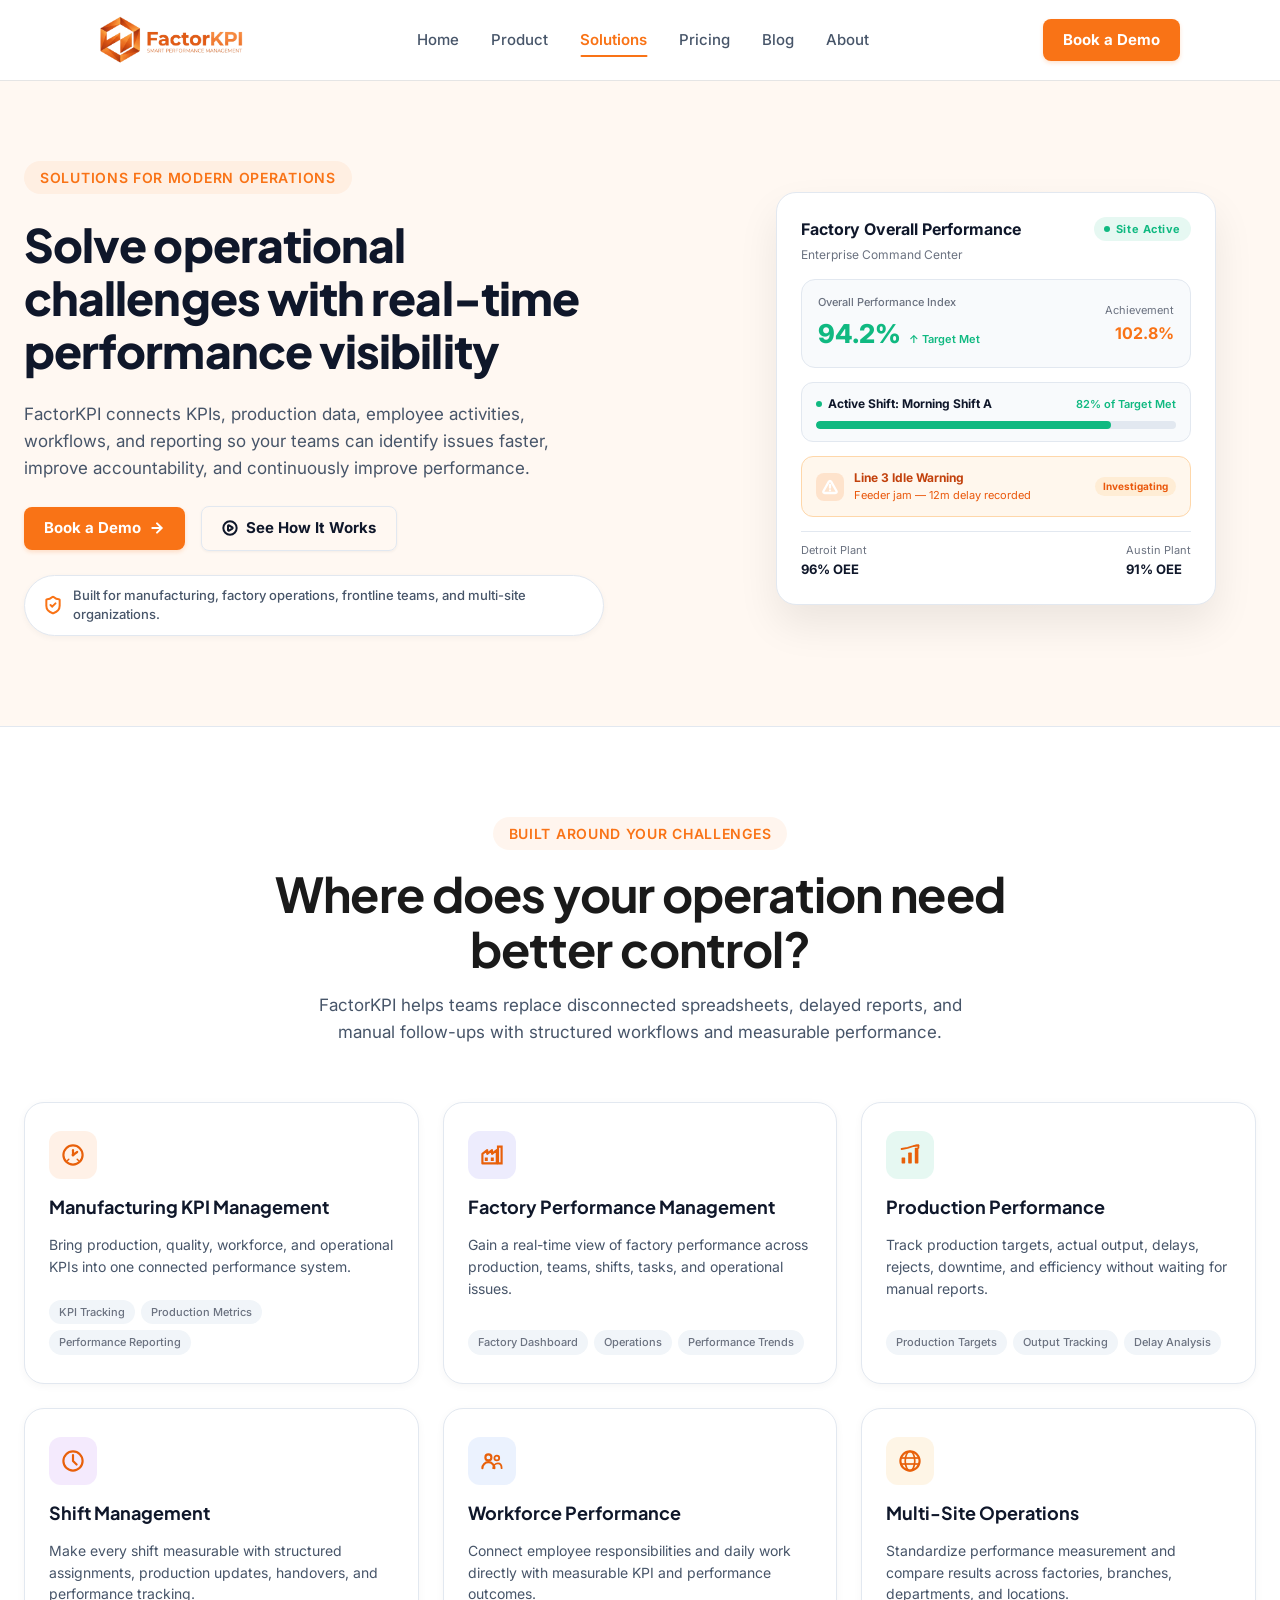
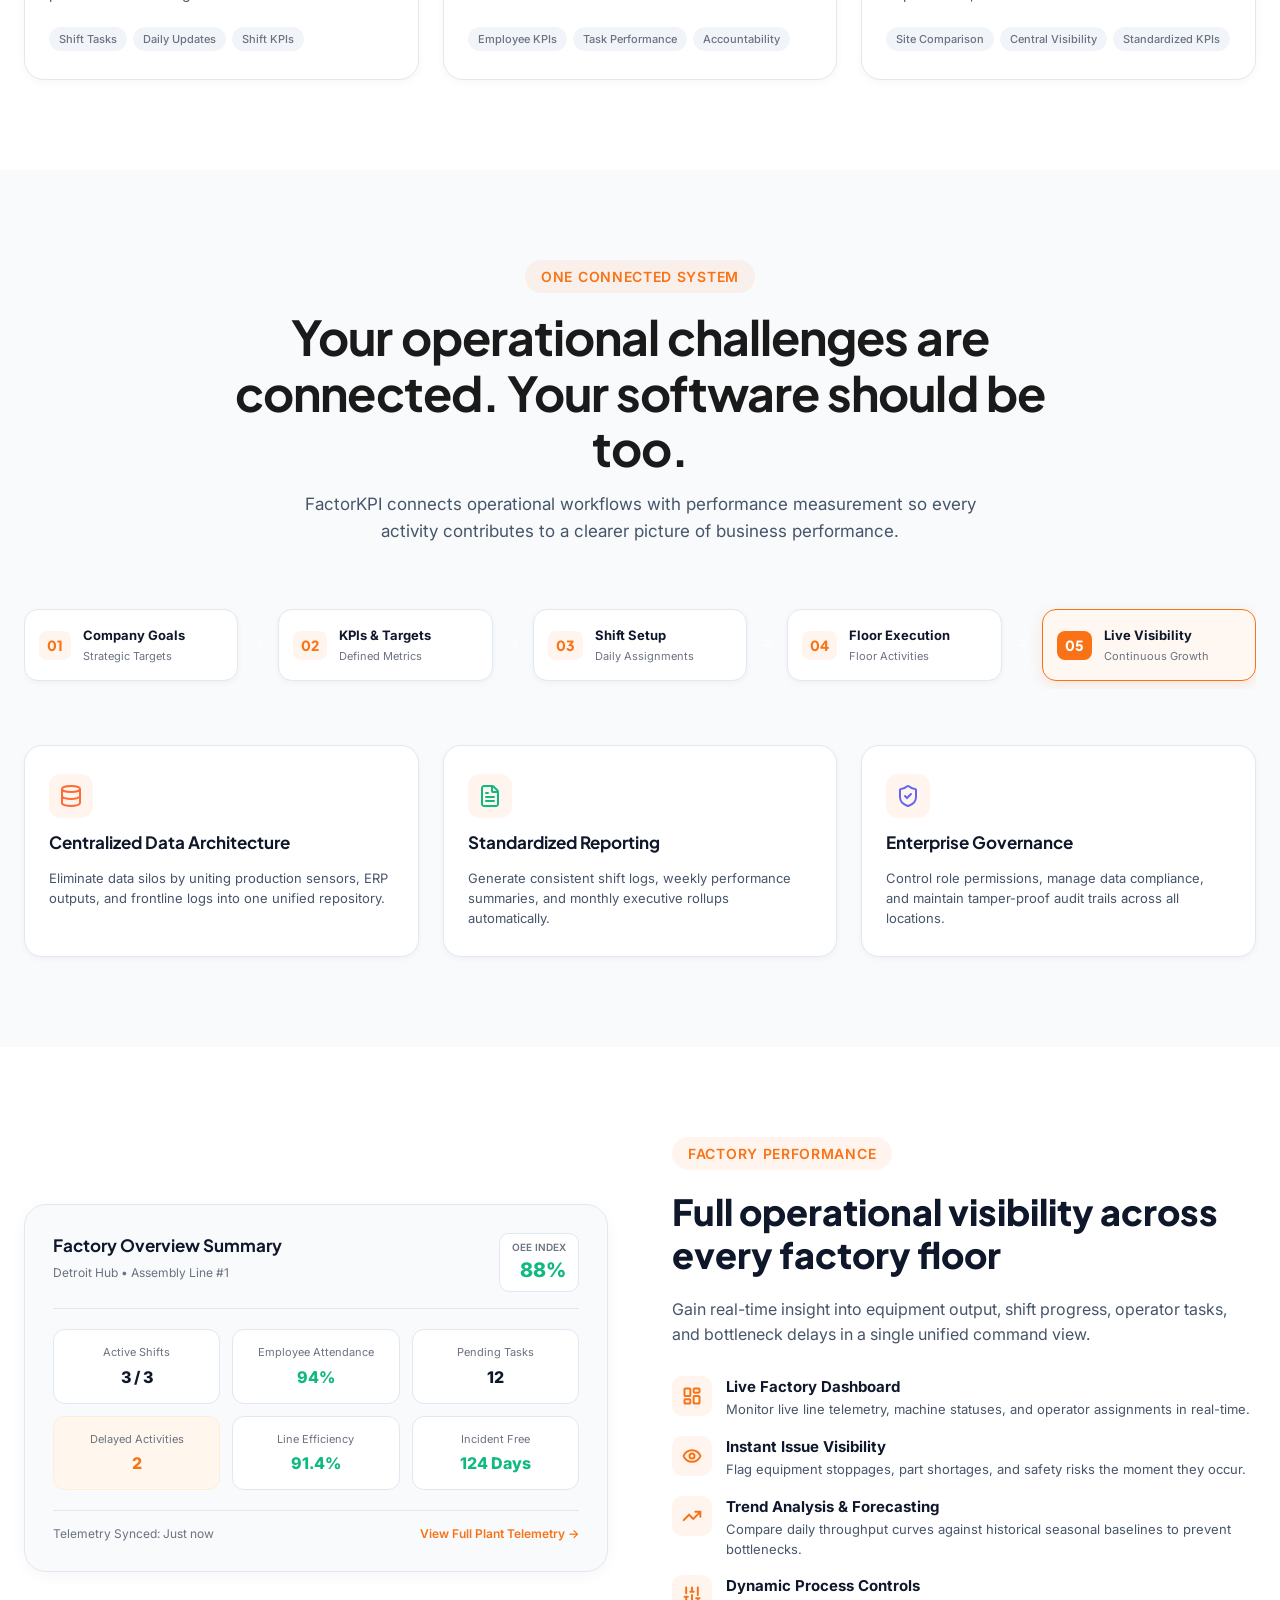
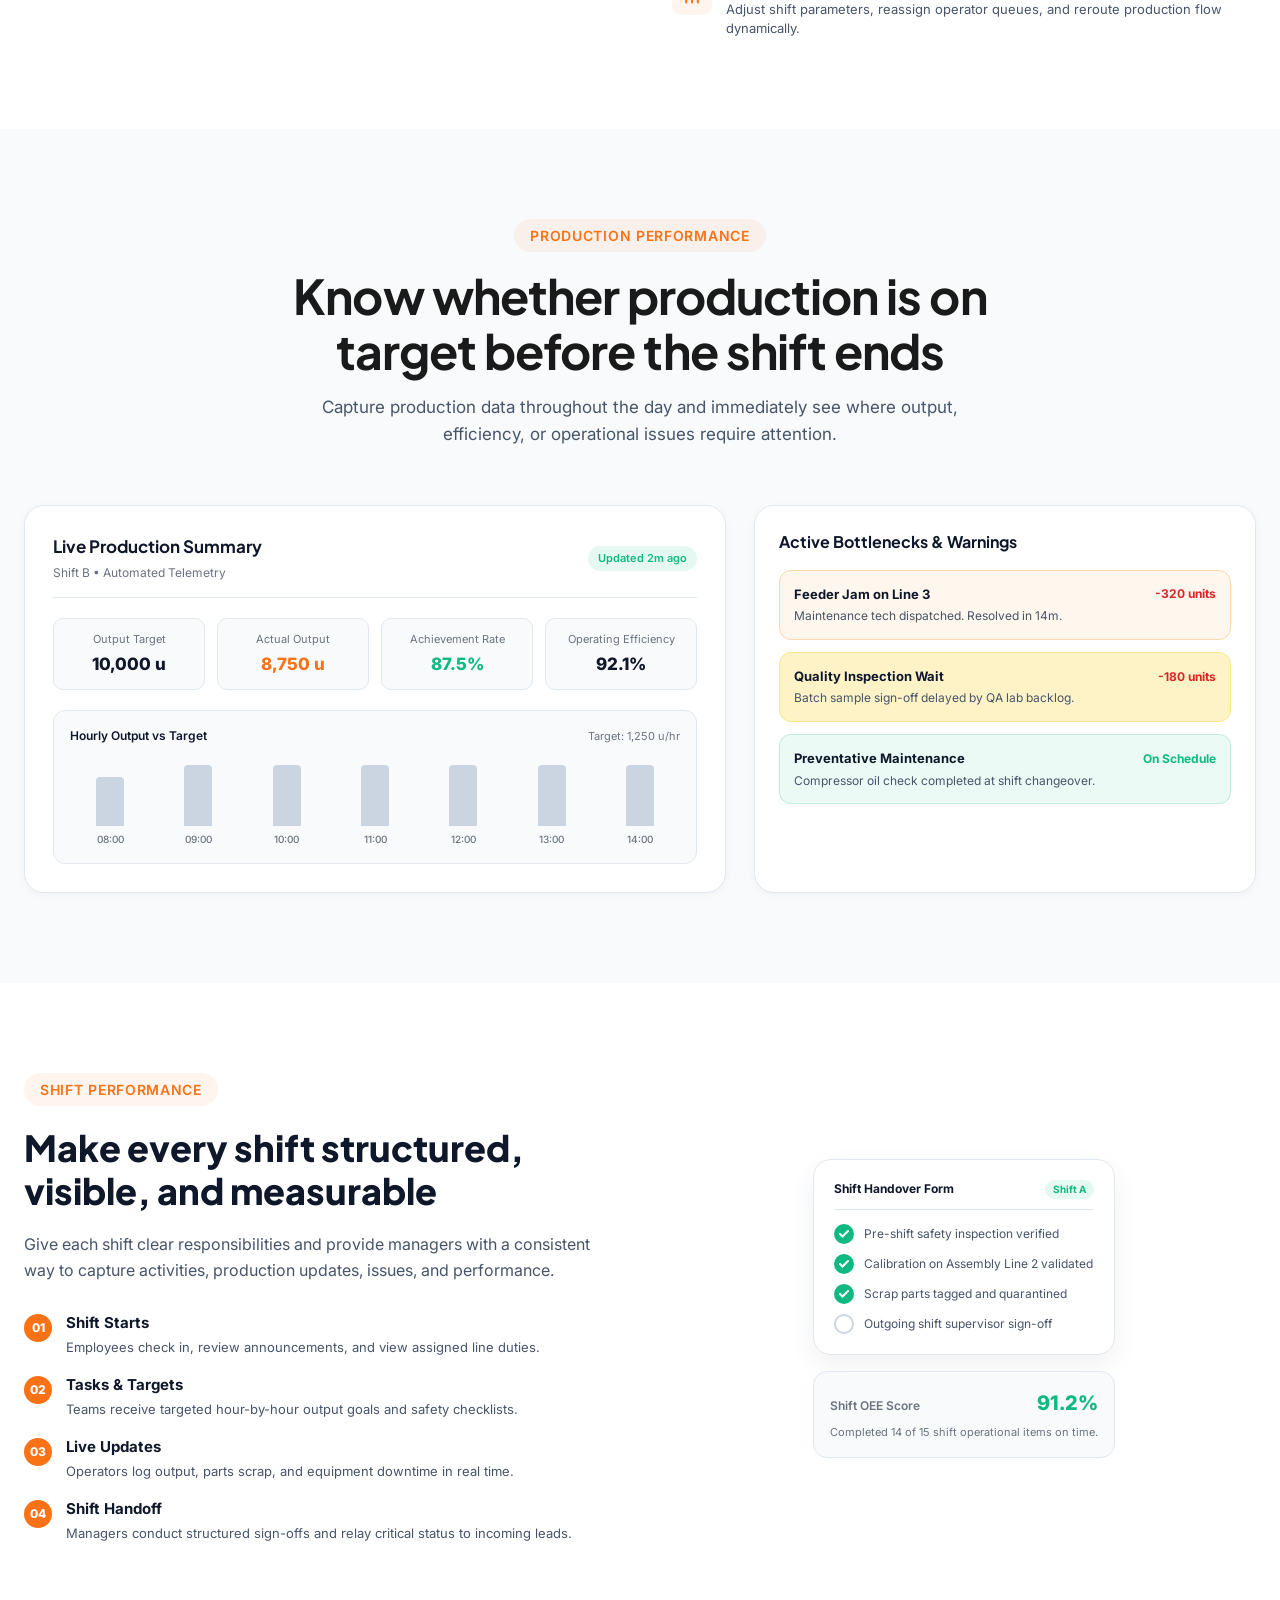
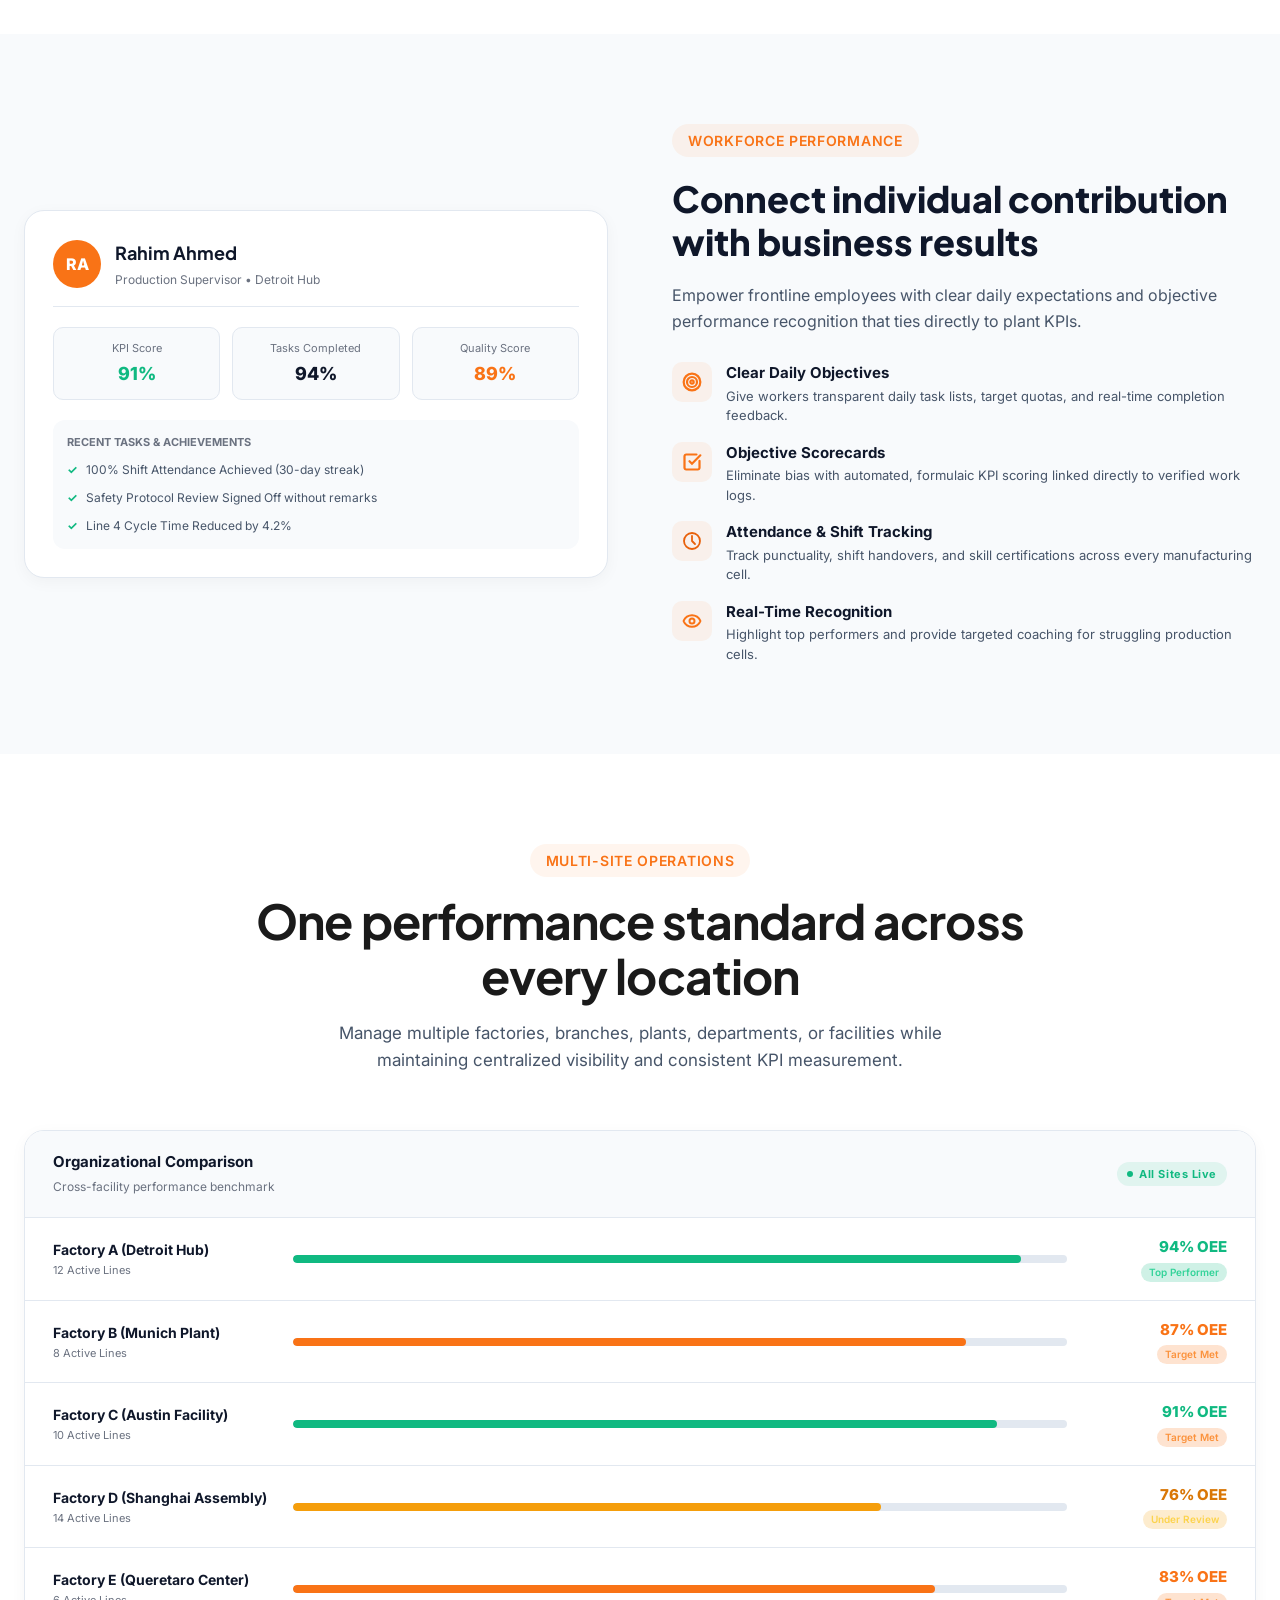
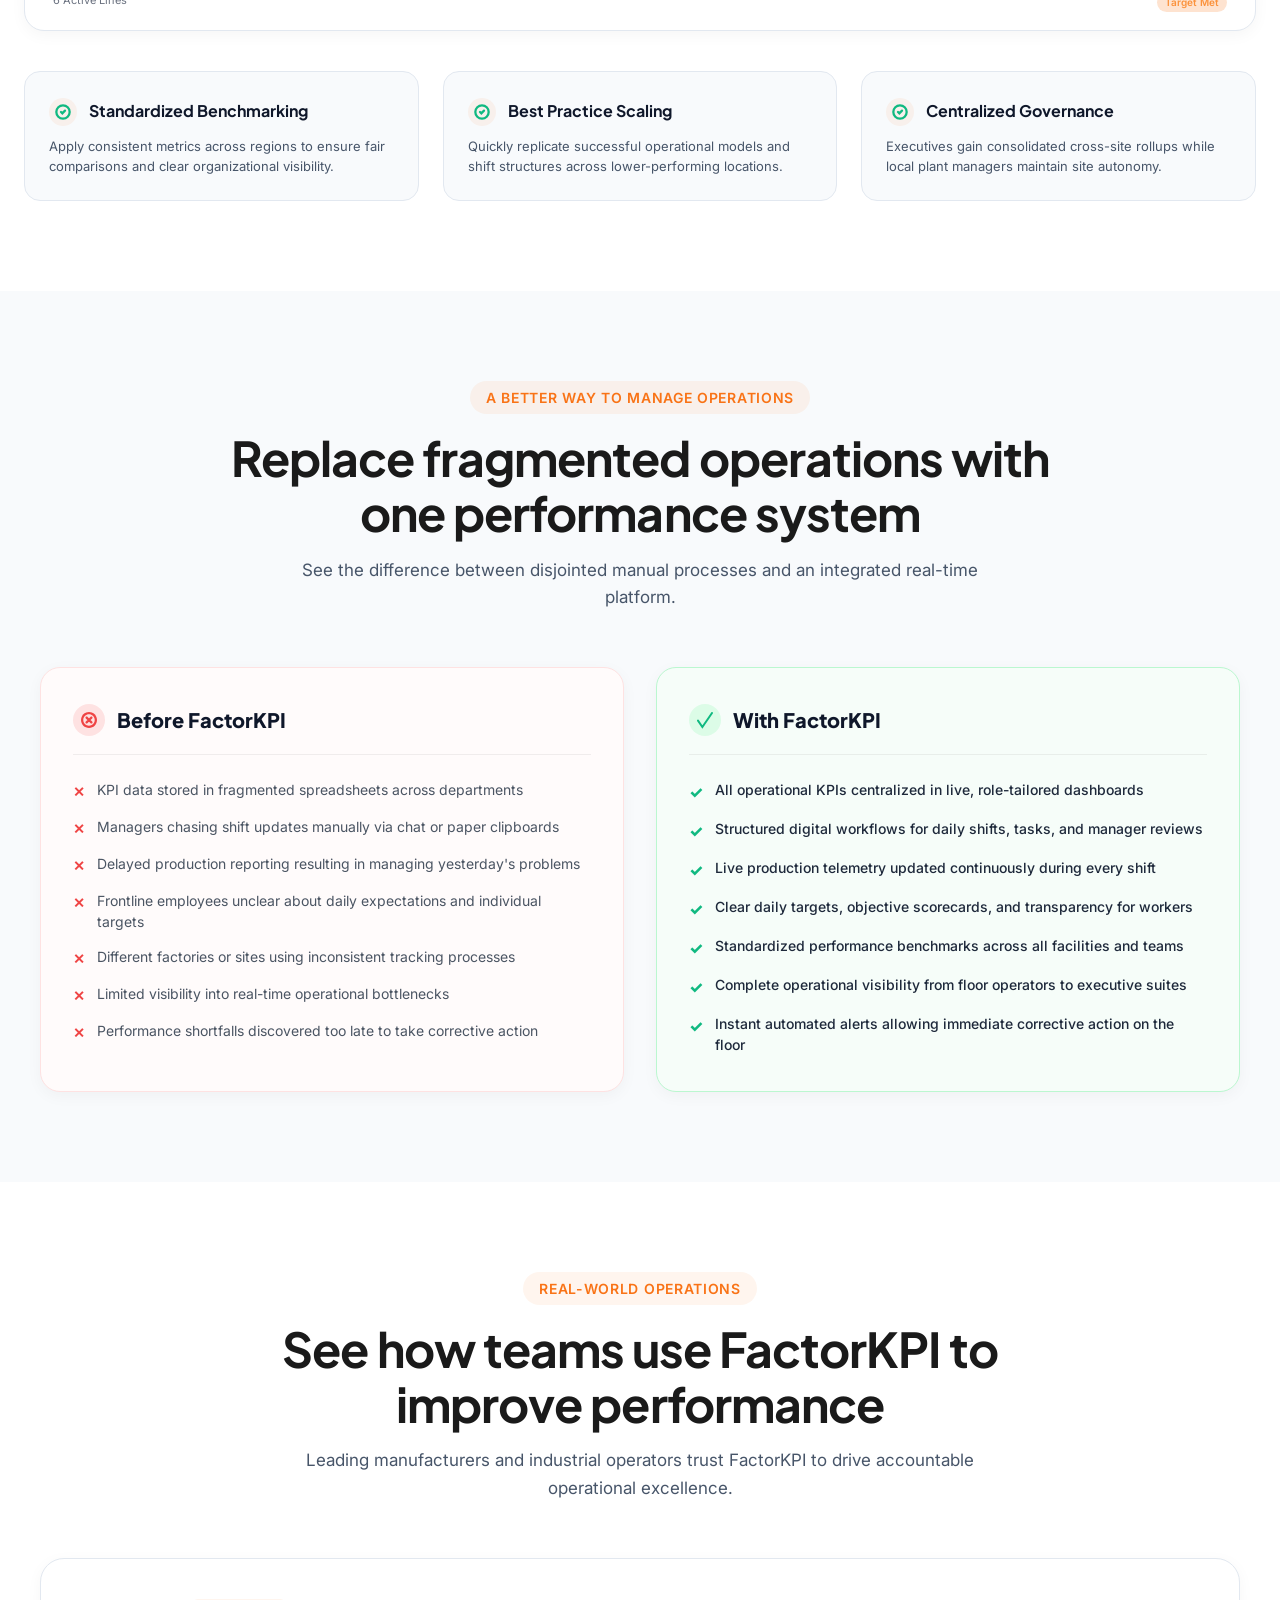
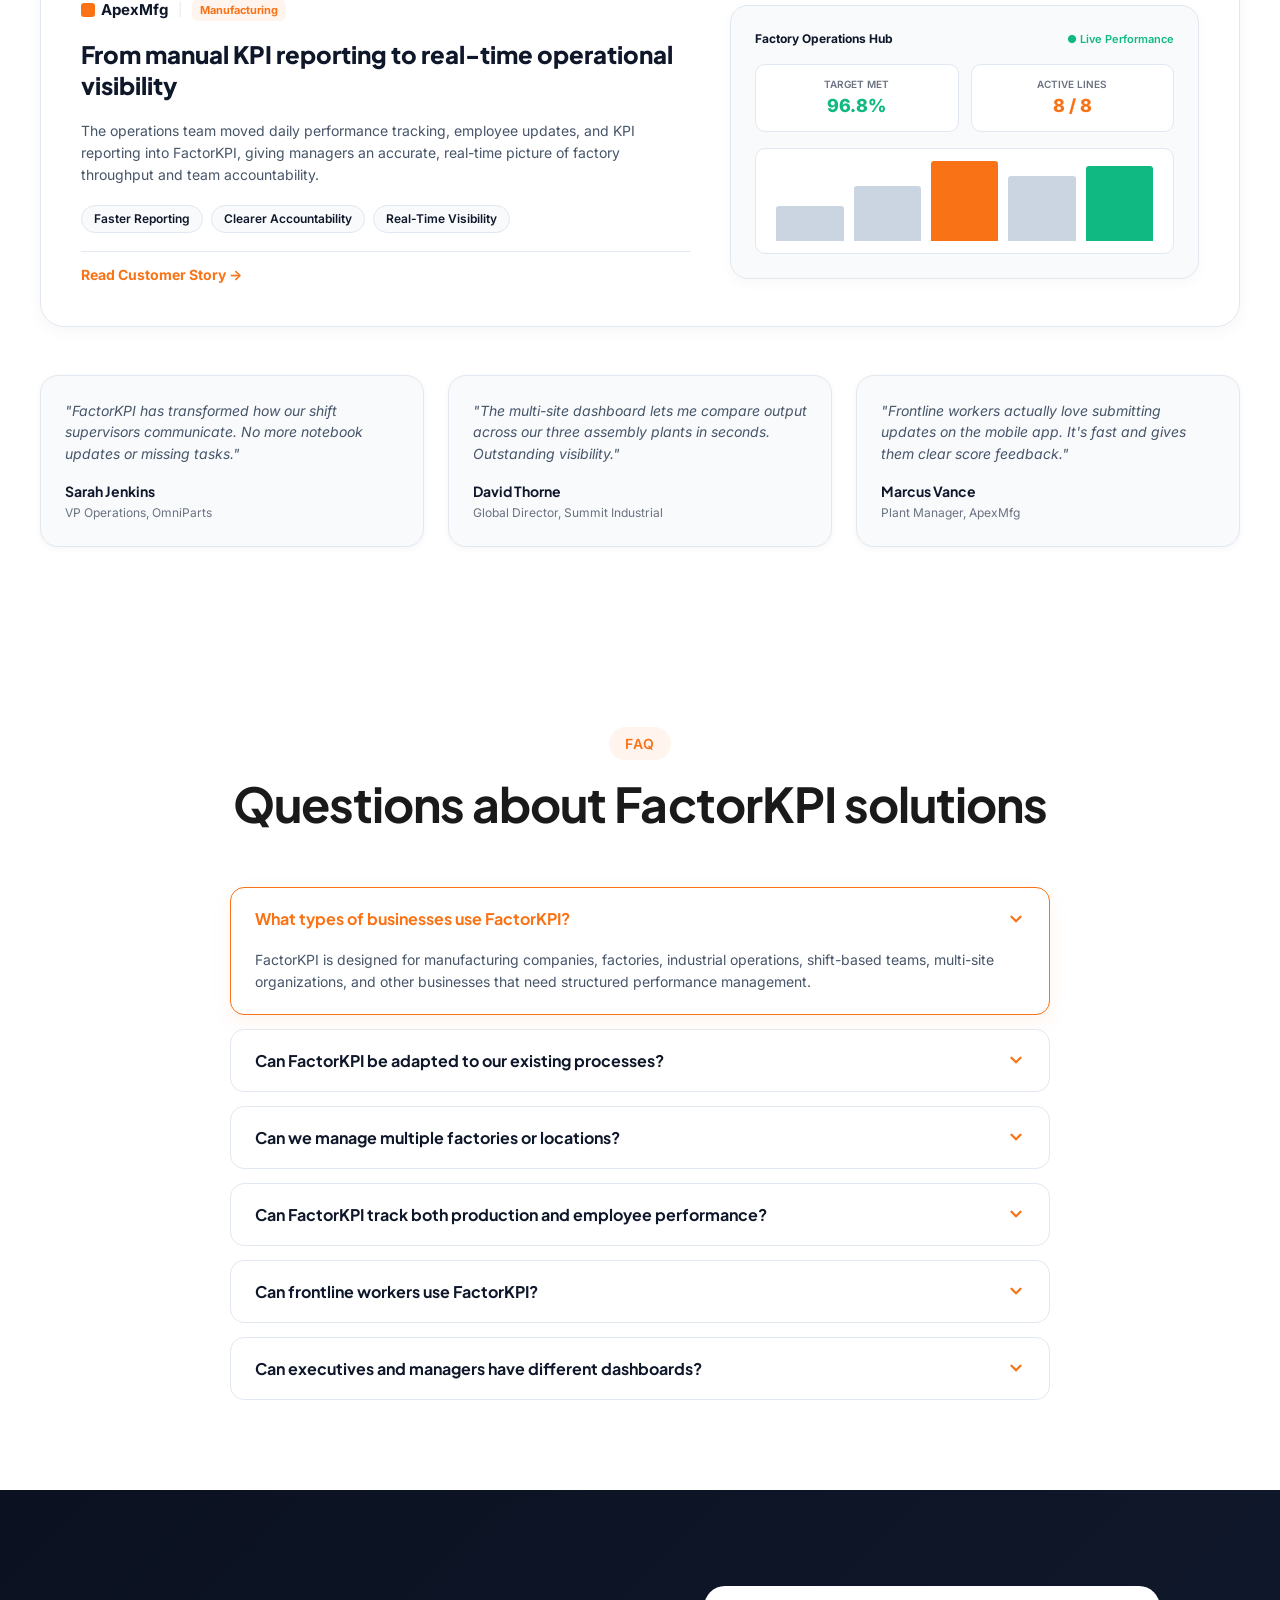
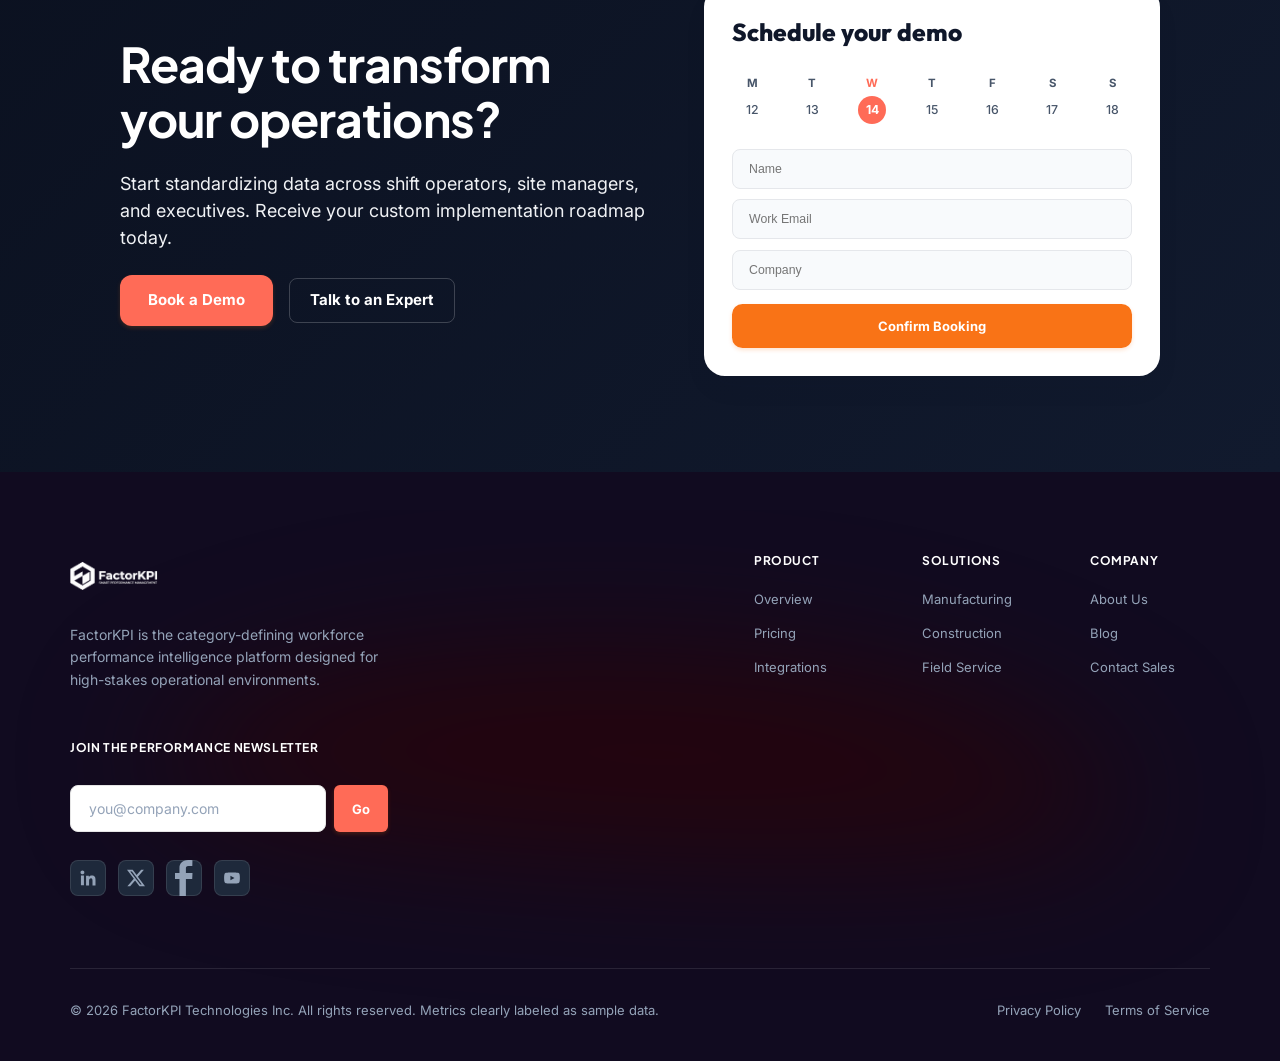
<file: solutions.html>
<!DOCTYPE html>
<html lang="en">
<head>
  <meta charset="UTF-8">
  <meta name="viewport" content="width=device-width, initial-scale=1.0">
  <title>Solutions | FactorKPI - Industrial Operations Platform</title>
  <meta name="description" content="Tailored operational intelligence solutions for manufacturing, construction, and field services across high-stakes industrial environments.">
  <link rel="preconnect" href="https://fonts.googleapis.com">
  <link rel="preconnect" href="https://fonts.gstatic.com" crossorigin>
  <link href="https://fonts.googleapis.com/css2?family=Inter:wght@400;500;600;700;800&family=Outfit:wght@600;700;800&family=Plus+Jakarta+Sans:wght@600;700;800&display=swap" rel="stylesheet">
  <link rel="stylesheet" href="style.css">
</head>
<body>

  <!-- Navigation -->
  <header class="header">
    <nav class="nav-container">
      <a href="./index.html" class="nav-brand" aria-label="FactorKPI Home">
        <img src="assets/factorkpi-logo.png" alt="FactorKPI Logo" class="brand-logo" width="164" height="55">
      </a>

      <div class="nav-menu" id="navMenu">
        <ul class="nav-links">
          <li><a href="./index.html" class="nav-link">Home</a></li>
          <li><a href="./product.html" class="nav-link">Product</a></li>
          <li><a href="./solutions.html" class="nav-link active" aria-current="page">Solutions</a></li>
          <li><a href="./pricing.html" class="nav-link">Pricing</a></li>
          <li><a href="./blog.html" class="nav-link">Blog</a></li>
          <li><a href="./about.html" class="nav-link">About</a></li>
        </ul>
        <div class="nav-actions-mobile">
          <a href="#demo" class="btn btn-primary btn-book-demo">Book a Demo</a>
        </div>
      </div>

      <div class="nav-actions">
        <a href="#demo" class="btn btn-primary btn-book-demo">Book a Demo</a>
        <button class="nav-toggle" id="navToggle" aria-label="Toggle navigation" aria-expanded="false">
          <span class="hamburger-bar"></span>
          <span class="hamburger-bar"></span>
          <span class="hamburger-bar"></span>
        </button>
      </div>
    </nav>
  </header>

  <main id="main-content">
  <!-- =========================================================================
       SOLUTIONS PAGE INNER SECTIONS
       Grounded in Figma Frame #513:867 (FactorKPI Solutions)
       ========================================================================= -->

  <!-- 1. Solutions Hero Section -->
  <section class="section sol-hero-section">
    <div class="sol-hero-container">
      <!-- Left Content -->
      <div class="sol-hero-copy">
        <div class="section-badge">SOLUTIONS FOR MODERN OPERATIONS</div>
        <h1 class="sol-hero-title">Solve operational challenges with real-time performance visibility</h1>
        <p class="sol-hero-desc">
          FactorKPI connects KPIs, production data, employee activities, workflows, and reporting so your teams can identify issues faster, improve accountability, and continuously improve performance.
        </p>
        <div class="hero-actions">
          <a href="#demo" class="btn btn-primary">
            <span>Book a Demo</span>
            <img src="assets/icon-arrow-right.svg" alt="" width="16" height="16">
          </a>
          <a href="#solutions-flow" class="btn btn-secondary">
            <img src="assets/icon-play-circle.svg" alt="" width="16" height="16">
            <span>See How It Works</span>
          </a>
        </div>
        <div class="hero-trust-badge">
          <img src="assets/icon-shield-check.svg" alt="" width="20" height="20">
          <span>Built for manufacturing, factory operations, frontline teams, and multi-site organizations.</span>
        </div>
      </div>

      <!-- Right Visual Dashboard Card -->
      <div class="sol-hero-visual">
        <div class="hero-glow-circle" aria-hidden="true"></div>

        <div class="sol-dash-card">
          <!-- Card Header -->
          <div class="sol-dash-header">
            <div>
              <h3 class="sol-dash-title">Factory Overall Performance</h3>
              <span class="sol-dash-subtitle">Enterprise Command Center</span>
            </div>
            <div class="prod-live-badge">
              <span class="live-dot-green"></span>
              <span>Site Active</span>
            </div>
          </div>

          <!-- Main Metric Banner -->
          <div class="sol-dash-banner">
            <div class="banner-stat-group">
              <span class="banner-label">Overall Performance Index</span>
              <div class="banner-val-row">
                <span class="banner-val">94.2%</span>
                <span class="banner-trend stat-trend-green">↑ Target Met</span>
              </div>
            </div>
            <div class="banner-target-box">
              <span class="target-label">Achievement</span>
              <strong class="target-val">102.8%</strong>
            </div>
          </div>

          <!-- Live Shift Sub-Card -->
          <div class="sol-sub-card shift-status-sub">
            <div class="sub-card-head">
              <div class="shift-name-tag">
                <span class="shift-dot"></span>
                <strong>Active Shift: Morning Shift A</strong>
              </div>
              <span class="shift-score-text">82% of Target Met</span>
            </div>
            <div class="progress-track-bar">
              <div class="progress-fill-green" style="width: 82%;"></div>
            </div>
          </div>

          <!-- Idle Alert Sub-Card -->
          <div class="sol-sub-card alert-idle-sub">
            <div class="idle-alert-left">
              <span class="idle-icon-wrap">
                <img src="assets/alert-triangle.svg" alt="" width="16" height="16">
              </span>
              <div>
                <strong class="idle-title">Line 3 Idle Warning</strong>
                <span class="idle-desc">Feeder jam — 12m delay recorded</span>
              </div>
            </div>
            <span class="idle-pill">Investigating</span>
          </div>

          <!-- Plant Comparison Row -->
          <div class="sol-plants-row">
            <div class="plant-col">
              <span class="plant-name">Detroit Plant</span>
              <strong class="plant-score stat-trend-green">96% OEE</strong>
            </div>
            <div class="plant-col">
              <span class="plant-name">Austin Plant</span>
              <strong class="plant-score">91% OEE</strong>
            </div>
          </div>
        </div>
      </div>
    </div>
  </section>

  <!-- 2. Challenge & Scope Grid Section -->
  <section class="section sol-challenges-section" id="challenges">
    <div class="section-header">
      <div class="section-badge">BUILT AROUND YOUR CHALLENGES</div>
      <h2 class="section-title">Where does your operation need better control?</h2>
      <p class="section-desc">
        FactorKPI helps teams replace disconnected spreadsheets, delayed reports, and manual follow-ups with structured workflows and measurable performance.
      </p>
    </div>

    <div class="challenges-grid">
      <!-- Challenge Card 1 -->
      <div class="challenge-card">
        <div class="challenge-icon-box orange">
          <img src="assets/icon-sol-gauge.svg" alt="" width="24" height="24">
        </div>
        <h3 class="challenge-title">Manufacturing KPI Management</h3>
        <p class="challenge-desc">Bring production, quality, workforce, and operational KPIs into one connected performance system.</p>
        <div class="challenge-tags">
          <span class="c-tag">KPI Tracking</span>
          <span class="c-tag">Production Metrics</span>
          <span class="c-tag">Performance Reporting</span>
        </div>
      </div>

      <!-- Challenge Card 2 -->
      <div class="challenge-card">
        <div class="challenge-icon-box indigo">
          <img src="assets/icon-sol-factory.svg" alt="" width="24" height="24">
        </div>
        <h3 class="challenge-title">Factory Performance Management</h3>
        <p class="challenge-desc">Gain a real-time view of factory performance across production, teams, shifts, tasks, and operational issues.</p>
        <div class="challenge-tags">
          <span class="c-tag">Factory Dashboard</span>
          <span class="c-tag">Operations</span>
          <span class="c-tag">Performance Trends</span>
        </div>
      </div>

      <!-- Challenge Card 3 -->
      <div class="challenge-card">
        <div class="challenge-icon-box green">
          <img src="assets/icon-sol-chart.svg" alt="" width="24" height="24">
        </div>
        <h3 class="challenge-title">Production Performance</h3>
        <p class="challenge-desc">Track production targets, actual output, delays, rejects, downtime, and efficiency without waiting for manual reports.</p>
        <div class="challenge-tags">
          <span class="c-tag">Production Targets</span>
          <span class="c-tag">Output Tracking</span>
          <span class="c-tag">Delay Analysis</span>
        </div>
      </div>

      <!-- Challenge Card 4 -->
      <div class="challenge-card">
        <div class="challenge-icon-box purple">
          <img src="assets/icon-sol-clock.svg" alt="" width="24" height="24">
        </div>
        <h3 class="challenge-title">Shift Management</h3>
        <p class="challenge-desc">Make every shift measurable with structured assignments, production updates, handovers, and performance tracking.</p>
        <div class="challenge-tags">
          <span class="c-tag">Shift Tasks</span>
          <span class="c-tag">Daily Updates</span>
          <span class="c-tag">Shift KPIs</span>
        </div>
      </div>

      <!-- Challenge Card 5 -->
      <div class="challenge-card">
        <div class="challenge-icon-box blue">
          <img src="assets/icon-sol-people.svg" alt="" width="24" height="24">
        </div>
        <h3 class="challenge-title">Workforce Performance</h3>
        <p class="challenge-desc">Connect employee responsibilities and daily work directly with measurable KPI and performance outcomes.</p>
        <div class="challenge-tags">
          <span class="c-tag">Employee KPIs</span>
          <span class="c-tag">Task Performance</span>
          <span class="c-tag">Accountability</span>
        </div>
      </div>

      <!-- Challenge Card 6 -->
      <div class="challenge-card">
        <div class="challenge-icon-box amber">
          <img src="assets/icon-sol-globe.svg" alt="" width="24" height="24">
        </div>
        <h3 class="challenge-title">Multi-Site Operations</h3>
        <p class="challenge-desc">Standardize performance measurement and compare results across factories, branches, departments, and locations.</p>
        <div class="challenge-tags">
          <span class="c-tag">Site Comparison</span>
          <span class="c-tag">Central Visibility</span>
          <span class="c-tag">Standardized KPIs</span>
        </div>
      </div>
    </div>
  </section>

  <!-- 3. Connected System Architecture Section -->
  <section class="section sol-connected-section" id="solutions-flow">
    <div class="section-header">
      <div class="section-badge">ONE CONNECTED SYSTEM</div>
      <h2 class="section-title">Your operational challenges are connected. Your software should be too.</h2>
      <p class="section-desc">
        FactorKPI connects operational workflows with performance measurement so every activity contributes to a clearer picture of business performance.
      </p>
    </div>

    <!-- Connected Flow Diagram Container -->
    <div class="connected-flow-wrapper">
      <div class="connected-flow-strip">
        <!-- Node 1 -->
        <div class="flow-pill-node">
          <span class="pill-number">01</span>
          <div class="pill-content">
            <strong class="pill-title">Company Goals</strong>
            <span class="pill-subtitle">Strategic Targets</span>
          </div>
        </div>
        <div class="flow-connector-arrow">
          <img src="assets/icon-arrow-right.svg" alt="" width="16" height="16">
        </div>

        <!-- Node 2 -->
        <div class="flow-pill-node">
          <span class="pill-number">02</span>
          <div class="pill-content">
            <strong class="pill-title">KPIs & Targets</strong>
            <span class="pill-subtitle">Defined Metrics</span>
          </div>
        </div>
        <div class="flow-connector-arrow">
          <img src="assets/icon-arrow-right.svg" alt="" width="16" height="16">
        </div>

        <!-- Node 3 -->
        <div class="flow-pill-node">
          <span class="pill-number">03</span>
          <div class="pill-content">
            <strong class="pill-title">Shift Setup</strong>
            <span class="pill-subtitle">Daily Assignments</span>
          </div>
        </div>
        <div class="flow-connector-arrow">
          <img src="assets/icon-arrow-right.svg" alt="" width="16" height="16">
        </div>

        <!-- Node 4 -->
        <div class="flow-pill-node">
          <span class="pill-number">04</span>
          <div class="pill-content">
            <strong class="pill-title">Floor Execution</strong>
            <span class="pill-subtitle">Floor Activities</span>
          </div>
        </div>
        <div class="flow-connector-arrow">
          <img src="assets/icon-arrow-right.svg" alt="" width="16" height="16">
        </div>

        <!-- Node 5 -->
        <div class="flow-pill-node active-node">
          <span class="pill-number active-pill-num">05</span>
          <div class="pill-content">
            <strong class="pill-title">Live Visibility</strong>
            <span class="pill-subtitle">Continuous Growth</span>
          </div>
        </div>
      </div>
    </div>

    <!-- Solutions Foundation Benefits Row -->
    <div class="sol-foundations-row">
      <div class="foundation-card">
        <div class="foundation-icon-circle">
          <img src="assets/icon-sol-database.svg" alt="" width="24" height="24">
        </div>
        <h4 class="foundation-title">Centralized Data Architecture</h4>
        <p class="foundation-desc">Eliminate data silos by uniting production sensors, ERP outputs, and frontline logs into one unified repository.</p>
      </div>

      <div class="foundation-card">
        <div class="foundation-icon-circle">
          <img src="assets/icon-sol-file-text.svg" alt="" width="24" height="24">
        </div>
        <h4 class="foundation-title">Standardized Reporting</h4>
        <p class="foundation-desc">Generate consistent shift logs, weekly performance summaries, and monthly executive rollups automatically.</p>
      </div>

      <div class="foundation-card">
        <div class="foundation-icon-circle">
          <img src="assets/icon-sol-shield-check.svg" alt="" width="24" height="24">
        </div>
        <h4 class="foundation-title">Enterprise Governance</h4>
        <p class="foundation-desc">Control role permissions, manage data compliance, and maintain tamper-proof audit trails across all locations.</p>
      </div>
    </div>
  </section>

  <!-- 4. Factory Performance Section -->
  <section class="section sol-factory-section" id="factory-performance">
    <div class="sol-two-col-grid">
      <!-- Left Visual Card -->
      <div class="factory-summary-card">
        <div class="factory-card-head">
          <div>
            <h3 class="f-head-title">Factory Overview Summary</h3>
            <span class="f-head-subtitle">Detroit Hub • Assembly Line #1</span>
          </div>
          <div class="f-oee-badge">
            <span class="f-oee-label">OEE Index</span>
            <strong class="f-oee-val">88%</strong>
          </div>
        </div>

        <!-- 2x3 Metric Grid -->
        <div class="factory-metrics-grid">
          <div class="f-metric-tile">
            <span class="f-tile-label">Active Shifts</span>
            <strong class="f-tile-val">3 / 3</strong>
          </div>
          <div class="f-metric-tile">
            <span class="f-tile-label">Employee Attendance</span>
            <strong class="f-tile-val text-green">94%</strong>
          </div>
          <div class="f-metric-tile">
            <span class="f-tile-label">Pending Tasks</span>
            <strong class="f-tile-val">12</strong>
          </div>
          <div class="f-metric-tile alert-tile">
            <span class="f-tile-label">Delayed Activities</span>
            <strong class="f-tile-val text-orange">2</strong>
          </div>
          <div class="f-metric-tile">
            <span class="f-tile-label">Line Efficiency</span>
            <strong class="f-tile-val text-green">91.4%</strong>
          </div>
          <div class="f-metric-tile">
            <span class="f-tile-label">Incident Free</span>
            <strong class="f-tile-val text-green">124 Days</strong>
          </div>
        </div>

        <div class="factory-card-foot">
          <span class="f-foot-status">Telemetry Synced: Just now</span>
          <a href="#demo" class="f-foot-link">View Full Plant Telemetry →</a>
        </div>
      </div>

      <!-- Right Content -->
      <div class="sol-col-copy">
        <div class="section-badge">FACTORY PERFORMANCE</div>
        <h2 class="sol-section-title">Full operational visibility across every factory floor</h2>
        <p class="sol-section-desc">
          Gain real-time insight into equipment output, shift progress, operator tasks, and bottleneck delays in a single unified command view.
        </p>

        <div class="sol-features-stack">
          <div class="sol-feature-row">
            <div class="feature-icon-box">
              <img src="assets/icon-sol-dashboard.svg" alt="" width="20" height="20">
            </div>
            <div>
              <strong class="feature-title">Live Factory Dashboard</strong>
              <p class="feature-desc">Monitor live line telemetry, machine statuses, and operator assignments in real-time.</p>
            </div>
          </div>

          <div class="sol-feature-row">
            <div class="feature-icon-box">
              <img src="assets/icon-sol-eye.svg" alt="" width="20" height="20">
            </div>
            <div>
              <strong class="feature-title">Instant Issue Visibility</strong>
              <p class="feature-desc">Flag equipment stoppages, part shortages, and safety risks the moment they occur.</p>
            </div>
          </div>

          <div class="sol-feature-row">
            <div class="feature-icon-box">
              <img src="assets/icon-sol-trending-up.svg" alt="" width="20" height="20">
            </div>
            <div>
              <strong class="feature-title">Trend Analysis & Forecasting</strong>
              <p class="feature-desc">Compare daily throughput curves against historical seasonal baselines to prevent bottlenecks.</p>
            </div>
          </div>

          <div class="sol-feature-row">
            <div class="feature-icon-box">
              <img src="assets/icon-sol-sliders.svg" alt="" width="20" height="20">
            </div>
            <div>
              <strong class="feature-title">Dynamic Process Controls</strong>
              <p class="feature-desc">Adjust shift parameters, reassign operator queues, and reroute production flow dynamically.</p>
            </div>
          </div>
        </div>
      </div>
    </div>
  </section>

  <!-- 5. Production Performance Section -->
  <section class="section sol-production-section" id="production-performance">
    <div class="section-header">
      <div class="section-badge">PRODUCTION PERFORMANCE</div>
      <h2 class="section-title">Know whether production is on target before the shift ends</h2>
      <p class="section-desc">
        Capture production data throughout the day and immediately see where output, efficiency, or operational issues require attention.
      </p>
    </div>

    <div class="production-asymmetric-grid">
      <!-- Main Production Summary Card -->
      <div class="prod-summary-panel">
        <div class="panel-header-row">
          <div>
            <h3 class="panel-card-title">Live Production Summary</h3>
            <span class="panel-card-sub">Shift B • Automated Telemetry</span>
          </div>
          <span class="updated-time-tag">Updated 2m ago</span>
        </div>

        <div class="panel-metrics-grid">
          <div class="p-metric-card">
            <span class="p-metric-label">Output Target</span>
            <strong class="p-metric-number">10,000 u</strong>
          </div>
          <div class="p-metric-card">
            <span class="p-metric-label">Actual Output</span>
            <strong class="p-metric-number text-orange">8,750 u</strong>
          </div>
          <div class="p-metric-card">
            <span class="p-metric-label">Achievement Rate</span>
            <strong class="p-metric-number text-green">87.5%</strong>
          </div>
          <div class="p-metric-card">
            <span class="p-metric-label">Operating Efficiency</span>
            <strong class="p-metric-number">92.1%</strong>
          </div>
        </div>

        <!-- Mini Bar Chart -->
        <div class="panel-chart-wrapper">
          <div class="chart-header-row">
            <span class="chart-legend-label">Hourly Output vs Target</span>
            <span class="chart-target-ref">Target: 1,250 u/hr</span>
          </div>
          <div class="hourly-bars-row">
            <div class="hourly-bar-col">
              <div class="bar-fill" style="height: 60%;"></div>
              <span class="bar-hour">08:00</span>
            </div>
            <div class="hourly-bar-col">
              <div class="bar-fill" style="height: 80%;"></div>
              <span class="bar-hour">09:00</span>
            </div>
            <div class="hourly-bar-col">
              <div class="bar-fill" style="height: 95%;"></div>
              <span class="bar-hour">10:00</span>
            </div>
            <div class="hourly-bar-col">
              <div class="bar-fill bar-orange" style="height: 100%;"></div>
              <span class="bar-hour">11:00</span>
            </div>
            <div class="hourly-bar-col">
              <div class="bar-fill" style="height: 75%;"></div>
              <span class="bar-hour">12:00</span>
            </div>
            <div class="hourly-bar-col">
              <div class="bar-fill" style="height: 85%;"></div>
              <span class="bar-hour">13:00</span>
            </div>
            <div class="hourly-bar-col">
              <div class="bar-fill" style="height: 90%;"></div>
              <span class="bar-hour">14:00</span>
            </div>
          </div>
        </div>
      </div>

      <!-- Side Delays & Action Panel -->
      <div class="prod-delays-panel">
        <h4 class="delays-panel-title">Active Bottlenecks & Warnings</h4>
        <div class="delays-list">
          <div class="delay-item-card alert-orange-bg">
            <div class="delay-item-top">
              <strong class="delay-label">Feeder Jam on Line 3</strong>
              <span class="delay-loss">-320 units</span>
            </div>
            <p class="delay-detail">Maintenance tech dispatched. Resolved in 14m.</p>
          </div>

          <div class="delay-item-card alert-amber-bg">
            <div class="delay-item-top">
              <strong class="delay-label">Quality Inspection Wait</strong>
              <span class="delay-loss">-180 units</span>
            </div>
            <p class="delay-detail">Batch sample sign-off delayed by QA lab backlog.</p>
          </div>

          <div class="delay-item-card status-good-bg">
            <div class="delay-item-top">
              <strong class="delay-label">Preventative Maintenance</strong>
              <span class="delay-loss text-green">On Schedule</span>
            </div>
            <p class="delay-detail">Compressor oil check completed at shift changeover.</p>
          </div>
        </div>
      </div>
    </div>
  </section>

  <!-- 6. Shift Management Section -->
  <section class="section sol-shift-section" id="shift-management">
    <div class="sol-two-col-grid">
      <!-- Left Content -->
      <div class="sol-col-copy">
        <div class="section-badge">SHIFT PERFORMANCE</div>
        <h2 class="sol-section-title">Make every shift structured, visible, and measurable</h2>
        <p class="sol-section-desc">
          Give each shift clear responsibilities and provide managers with a consistent way to capture activities, production updates, issues, and performance.
        </p>

        <!-- Vertical Shift Step Progression -->
        <div class="shift-vertical-timeline">
          <div class="shift-step-item">
            <span class="shift-step-num">01</span>
            <div class="shift-step-text">
              <strong class="step-head">Shift Starts</strong>
              <p class="step-sub">Employees check in, review announcements, and view assigned line duties.</p>
            </div>
          </div>

          <div class="shift-step-item">
            <span class="shift-step-num">02</span>
            <div class="shift-step-text">
              <strong class="step-head">Tasks & Targets</strong>
              <p class="step-sub">Teams receive targeted hour-by-hour output goals and safety checklists.</p>
            </div>
          </div>

          <div class="shift-step-item">
            <span class="shift-step-num">03</span>
            <div class="shift-step-text">
              <strong class="step-head">Live Updates</strong>
              <p class="step-sub">Operators log output, parts scrap, and equipment downtime in real time.</p>
            </div>
          </div>

          <div class="shift-step-item">
            <span class="shift-step-num">04</span>
            <div class="shift-step-text">
              <strong class="step-head">Shift Handoff</strong>
              <p class="step-sub">Managers conduct structured sign-offs and relay critical status to incoming leads.</p>
            </div>
          </div>
        </div>
      </div>

      <!-- Right Visual Connected Screens -->
      <div class="shift-screens-display">
        <!-- Screen 1: Handover Checklist -->
        <div class="handover-screen-card">
          <div class="screen-top-bar">
            <span>Shift Handover Form</span>
            <span class="screen-badge-live">Shift A</span>
          </div>
          <div class="handover-checklist">
            <div class="check-item-row completed">
              <div class="check-box-icon">
                <img src="assets/icon-sol-check.svg" alt="" width="12" height="12">
              </div>
              <span class="check-text">Pre-shift safety inspection verified</span>
            </div>
            <div class="check-item-row completed">
              <div class="check-box-icon">
                <img src="assets/icon-sol-check.svg" alt="" width="12" height="12">
              </div>
              <span class="check-text">Calibration on Assembly Line 2 validated</span>
            </div>
            <div class="check-item-row completed">
              <div class="check-box-icon">
                <img src="assets/icon-sol-check.svg" alt="" width="12" height="12">
              </div>
              <span class="check-text">Scrap parts tagged and quarantined</span>
            </div>
            <div class="check-item-row pending">
              <div class="check-box-icon pending-box"></div>
              <span class="check-text">Outgoing shift supervisor sign-off</span>
            </div>
          </div>
        </div>

        <!-- Screen 2: Performance Card -->
        <div class="shift-score-subcard">
          <div class="score-card-header">
            <span class="s-label">Shift OEE Score</span>
            <strong class="s-score text-green">91.2%</strong>
          </div>
          <p class="s-note">Completed 14 of 15 shift operational items on time.</p>
        </div>
      </div>
    </div>
  </section>

  <!-- 7. Workforce Performance Section -->
  <section class="section sol-workforce-section" id="workforce-performance">
    <div class="sol-two-col-grid">
      <!-- Left Profile Visual Card -->
      <div class="workforce-profile-card">
        <div class="profile-header-group">
          <div class="profile-avatar-box">
            <span class="avatar-initials">RA</span>
          </div>
          <div>
            <h3 class="profile-name">Rahim Ahmed</h3>
            <span class="profile-role">Production Supervisor • Detroit Hub</span>
          </div>
        </div>

        <div class="profile-kpi-metrics-row">
          <div class="p-kpi-box">
            <span class="p-kpi-label">KPI Score</span>
            <strong class="p-kpi-val text-green">91%</strong>
          </div>
          <div class="p-kpi-box">
            <span class="p-kpi-label">Tasks Completed</span>
            <strong class="p-kpi-val">94%</strong>
          </div>
          <div class="p-kpi-box">
            <span class="p-kpi-label">Quality Score</span>
            <strong class="p-kpi-val text-orange">89%</strong>
          </div>
        </div>

        <div class="profile-achievements-list">
          <span class="achieve-title">Recent Tasks & Achievements</span>
          <div class="achieve-item">
            <span class="achieve-bullet">✓</span>
            <span>100% Shift Attendance Achieved (30-day streak)</span>
          </div>
          <div class="achieve-item">
            <span class="achieve-bullet">✓</span>
            <span>Safety Protocol Review Signed Off without remarks</span>
          </div>
          <div class="achieve-item">
            <span class="achieve-bullet">✓</span>
            <span>Line 4 Cycle Time Reduced by 4.2%</span>
          </div>
        </div>
      </div>

      <!-- Right Content -->
      <div class="sol-col-copy">
        <div class="section-badge">WORKFORCE PERFORMANCE</div>
        <h2 class="sol-section-title">Connect individual contribution with business results</h2>
        <p class="sol-section-desc">
          Empower frontline employees with clear daily expectations and objective performance recognition that ties directly to plant KPIs.
        </p>

        <div class="sol-features-stack">
          <div class="sol-feature-row">
            <div class="feature-icon-box">
              <img src="assets/icon-sol-target.svg" alt="" width="20" height="20">
            </div>
            <div>
              <strong class="feature-title">Clear Daily Objectives</strong>
              <p class="feature-desc">Give workers transparent daily task lists, target quotas, and real-time completion feedback.</p>
            </div>
          </div>

          <div class="sol-feature-row">
            <div class="feature-icon-box">
              <img src="assets/icon-sol-check-square.svg" alt="" width="20" height="20">
            </div>
            <div>
              <strong class="feature-title">Objective Scorecards</strong>
              <p class="feature-desc">Eliminate bias with automated, formulaic KPI scoring linked directly to verified work logs.</p>
            </div>
          </div>

          <div class="sol-feature-row">
            <div class="feature-icon-box">
              <img src="assets/icon-sol-clock.svg" alt="" width="20" height="20">
            </div>
            <div>
              <strong class="feature-title">Attendance & Shift Tracking</strong>
              <p class="feature-desc">Track punctuality, shift handovers, and skill certifications across every manufacturing cell.</p>
            </div>
          </div>

          <div class="sol-feature-row">
            <div class="feature-icon-box">
              <img src="assets/icon-sol-eye.svg" alt="" width="20" height="20">
            </div>
            <div>
              <strong class="feature-title">Real-Time Recognition</strong>
              <p class="feature-desc">Highlight top performers and provide targeted coaching for struggling production cells.</p>
            </div>
          </div>
        </div>
      </div>
    </div>
  </section>

  <!-- 8. Multi-Site Operations Section -->
  <section class="section sol-multisite-section" id="multi-site">
    <div class="section-header">
      <div class="section-badge">MULTI-SITE OPERATIONS</div>
      <h2 class="section-title">One performance standard across every location</h2>
      <p class="section-desc">
        Manage multiple factories, branches, plants, departments, or facilities while maintaining centralized visibility and consistent KPI measurement.
      </p>
    </div>

    <!-- Multi-Site Dashboard Comparison Card -->
    <div class="multisite-overview-card">
      <div class="overview-top-bar">
        <div>
          <h3 class="overview-title">Organizational Comparison</h3>
          <span class="overview-sub">Cross-facility performance benchmark</span>
        </div>
        <div class="prod-live-badge">
          <span class="live-dot-green"></span>
          <span>All Sites Live</span>
        </div>
      </div>

      <div class="sites-comparison-list">
        <!-- Site 1 -->
        <div class="site-benchmark-row">
          <div class="site-id-col">
            <strong class="site-name">Factory A (Detroit Hub)</strong>
            <span class="site-lines">12 Active Lines</span>
          </div>
          <div class="site-progress-col">
            <div class="progress-track-bar">
              <div class="progress-fill-green" style="width: 94%;"></div>
            </div>
          </div>
          <div class="site-score-col">
            <strong class="site-oee-val text-green">94% OEE</strong>
            <span class="site-tag-status badge-excellent">Top Performer</span>
          </div>
        </div>

        <!-- Site 2 -->
        <div class="site-benchmark-row">
          <div class="site-id-col">
            <strong class="site-name">Factory B (Munich Plant)</strong>
            <span class="site-lines">8 Active Lines</span>
          </div>
          <div class="site-progress-col">
            <div class="progress-track-bar">
              <div class="progress-fill-orange" style="width: 87%;"></div>
            </div>
          </div>
          <div class="site-score-col">
            <strong class="site-oee-val text-orange">87% OEE</strong>
            <span class="site-tag-status badge-target-met">Target Met</span>
          </div>
        </div>

        <!-- Site 3 -->
        <div class="site-benchmark-row">
          <div class="site-id-col">
            <strong class="site-name">Factory C (Austin Facility)</strong>
            <span class="site-lines">10 Active Lines</span>
          </div>
          <div class="site-progress-col">
            <div class="progress-track-bar">
              <div class="progress-fill-green" style="width: 91%;"></div>
            </div>
          </div>
          <div class="site-score-col">
            <strong class="site-oee-val text-green">91% OEE</strong>
            <span class="site-tag-status badge-target-met">Target Met</span>
          </div>
        </div>

        <!-- Site 4 -->
        <div class="site-benchmark-row">
          <div class="site-id-col">
            <strong class="site-name">Factory D (Shanghai Assembly)</strong>
            <span class="site-lines">14 Active Lines</span>
          </div>
          <div class="site-progress-col">
            <div class="progress-track-bar">
              <div class="progress-fill-amber" style="width: 76%;"></div>
            </div>
          </div>
          <div class="site-score-col">
            <strong class="site-oee-val text-amber">76% OEE</strong>
            <span class="site-tag-status badge-review">Under Review</span>
          </div>
        </div>

        <!-- Site 5 -->
        <div class="site-benchmark-row">
          <div class="site-id-col">
            <strong class="site-name">Factory E (Queretaro Center)</strong>
            <span class="site-lines">6 Active Lines</span>
          </div>
          <div class="site-progress-col">
            <div class="progress-track-bar">
              <div class="progress-fill-orange" style="width: 83%;"></div>
            </div>
          </div>
          <div class="site-score-col">
            <strong class="site-oee-val text-orange">83% OEE</strong>
            <span class="site-tag-status badge-target-met">Target Met</span>
          </div>
        </div>
      </div>
    </div>

    <!-- 3 Strategic Pillars Row -->
    <div class="multisite-benefits-row">
      <div class="ms-benefit-card">
        <div class="ms-benefit-icon-title">
          <div class="check-icon-circle">
            <img src="assets/icon-circle-check.svg" alt="" width="16" height="16">
          </div>
          <h3 class="ms-benefit-title">Standardized Benchmarking</h3>
        </div>
        <p class="ms-benefit-desc">Apply consistent metrics across regions to ensure fair comparisons and clear organizational visibility.</p>
      </div>

      <div class="ms-benefit-card">
        <div class="ms-benefit-icon-title">
          <div class="check-icon-circle">
            <img src="assets/icon-circle-check.svg" alt="" width="16" height="16">
          </div>
          <h3 class="ms-benefit-title">Best Practice Scaling</h3>
        </div>
        <p class="ms-benefit-desc">Quickly replicate successful operational models and shift structures across lower-performing locations.</p>
      </div>

      <div class="ms-benefit-card">
        <div class="ms-benefit-icon-title">
          <div class="check-icon-circle">
            <img src="assets/icon-circle-check.svg" alt="" width="16" height="16">
          </div>
          <h3 class="ms-benefit-title">Centralized Governance</h3>
        </div>
        <p class="ms-benefit-desc">Executives gain consolidated cross-site rollups while local plant managers maintain site autonomy.</p>
      </div>
    </div>
  </section>

  <!-- 9. Before and After Comparison Section -->
  <section class="section sol-comparison-section" id="comparison">
    <div class="section-header">
      <div class="section-badge">A BETTER WAY TO MANAGE OPERATIONS</div>
      <h2 class="section-title">Replace fragmented operations with one performance system</h2>
      <p class="section-desc">See the difference between disjointed manual processes and an integrated real-time platform.</p>
    </div>

    <div class="comparison-split-grid">
      <!-- Before Column -->
      <div class="comparison-col before-col">
        <div class="comp-col-header">
          <div class="comp-icon-pill red">
            <img src="assets/icon-sol-cross-red.svg" alt="" width="16" height="16">
          </div>
          <h3 class="comp-col-title">Before FactorKPI</h3>
        </div>

        <ul class="comp-bullets-list">
          <li class="comp-bullet-item before-item">
            <span class="bullet-cross">✕</span>
            <span>KPI data stored in fragmented spreadsheets across departments</span>
          </li>
          <li class="comp-bullet-item before-item">
            <span class="bullet-cross">✕</span>
            <span>Managers chasing shift updates manually via chat or paper clipboards</span>
          </li>
          <li class="comp-bullet-item before-item">
            <span class="bullet-cross">✕</span>
            <span>Delayed production reporting resulting in managing yesterday's problems</span>
          </li>
          <li class="comp-bullet-item before-item">
            <span class="bullet-cross">✕</span>
            <span>Frontline employees unclear about daily expectations and individual targets</span>
          </li>
          <li class="comp-bullet-item before-item">
            <span class="bullet-cross">✕</span>
            <span>Different factories or sites using inconsistent tracking processes</span>
          </li>
          <li class="comp-bullet-item before-item">
            <span class="bullet-cross">✕</span>
            <span>Limited visibility into real-time operational bottlenecks</span>
          </li>
          <li class="comp-bullet-item before-item">
            <span class="bullet-cross">✕</span>
            <span>Performance shortfalls discovered too late to take corrective action</span>
          </li>
        </ul>
      </div>

      <!-- After Column -->
      <div class="comparison-col after-col">
        <div class="comp-col-header">
          <div class="comp-icon-pill green">
            <img src="assets/icon-sol-check-green.svg" alt="" width="16" height="16">
          </div>
          <h3 class="comp-col-title">With FactorKPI</h3>
        </div>

        <ul class="comp-bullets-list">
          <li class="comp-bullet-item after-item">
            <span class="bullet-check">✓</span>
            <span>All operational KPIs centralized in live, role-tailored dashboards</span>
          </li>
          <li class="comp-bullet-item after-item">
            <span class="bullet-check">✓</span>
            <span>Structured digital workflows for daily shifts, tasks, and manager reviews</span>
          </li>
          <li class="comp-bullet-item after-item">
            <span class="bullet-check">✓</span>
            <span>Live production telemetry updated continuously during every shift</span>
          </li>
          <li class="comp-bullet-item after-item">
            <span class="bullet-check">✓</span>
            <span>Clear daily targets, objective scorecards, and transparency for workers</span>
          </li>
          <li class="comp-bullet-item after-item">
            <span class="bullet-check">✓</span>
            <span>Standardized performance benchmarks across all facilities and teams</span>
          </li>
          <li class="comp-bullet-item after-item">
            <span class="bullet-check">✓</span>
            <span>Complete operational visibility from floor operators to executive suites</span>
          </li>
          <li class="comp-bullet-item after-item">
            <span class="bullet-check">✓</span>
            <span>Instant automated alerts allowing immediate corrective action on the floor</span>
          </li>
        </ul>
      </div>
    </div>
  </section>

  <!-- 10. Customer Proof & Case Study Section -->
  <section class="section sol-proof-section" id="customer-proof">
    <div class="section-header">
      <div class="section-badge">REAL-WORLD OPERATIONS</div>
      <h2 class="section-title">See how teams use FactorKPI to improve performance</h2>
      <p class="section-desc">Leading manufacturers and industrial operators trust FactorKPI to drive accountable operational excellence.</p>
    </div>

    <!-- Featured Case Study Card -->
    <div class="case-study-hero-card">
      <div class="study-card-left">
        <div class="study-meta-row">
          <div class="company-logo-text">
            <span class="logo-box-sq"></span>
            <strong>ApexMfg</strong>
          </div>
          <span class="meta-divider">|</span>
          <span class="industry-badge">Manufacturing</span>
        </div>

        <h3 class="study-headline">From manual KPI reporting to real-time operational visibility</h3>
        <p class="study-summary">
          The operations team moved daily performance tracking, employee updates, and KPI reporting into FactorKPI, giving managers an accurate, real-time picture of factory throughput and team accountability.
        </p>

        <div class="study-outcomes-pills">
          <span class="outcome-pill">Faster Reporting</span>
          <span class="outcome-pill">Clearer Accountability</span>
          <span class="outcome-pill">Real-Time Visibility</span>
        </div>

        <div class="study-cta-row">
          <a href="#demo" class="study-read-link">Read Customer Story →</a>
        </div>
      </div>

      <!-- Right Mini Hub Visual -->
      <div class="study-card-right">
        <div class="study-mock-head">
          <span class="mock-head-title">Factory Operations Hub</span>
          <span class="mock-head-status text-green">● Live Performance</span>
        </div>

        <div class="study-mini-metrics">
          <div class="study-metric-box">
            <span class="s-met-label">Target Met</span>
            <strong class="s-met-val text-green">96.8%</strong>
          </div>
          <div class="study-metric-box">
            <span class="s-met-label">Active Lines</span>
            <strong class="s-met-val text-orange">8 / 8</strong>
          </div>
        </div>

        <!-- Mini Bars Chart -->
        <div class="study-mini-chart">
          <div class="study-bar-row">
            <div class="s-bar" style="height: 35px;"></div>
            <div class="s-bar" style="height: 55px;"></div>
            <div class="s-bar active-orange-bar" style="height: 80px;"></div>
            <div class="s-bar" style="height: 65px;"></div>
            <div class="s-bar active-green-bar" style="height: 75px;"></div>
          </div>
        </div>
      </div>
    </div>

    <!-- 3 Testimonial Cards Row -->
    <div class="testimonials-cards-grid">
      <div class="sol-testimonial-card">
        <p class="quote-text">"FactorKPI has transformed how our shift supervisors communicate. No more notebook updates or missing tasks."</p>
        <div class="quote-author-info">
          <strong class="author-name">Sarah Jenkins</strong>
          <span class="author-title">VP Operations, OmniParts</span>
        </div>
      </div>

      <div class="sol-testimonial-card">
        <p class="quote-text">"The multi-site dashboard lets me compare output across our three assembly plants in seconds. Outstanding visibility."</p>
        <div class="quote-author-info">
          <strong class="author-name">David Thorne</strong>
          <span class="author-title">Global Director, Summit Industrial</span>
        </div>
      </div>

      <div class="sol-testimonial-card">
        <p class="quote-text">"Frontline workers actually love submitting updates on the mobile app. It's fast and gives them clear score feedback."</p>
        <div class="quote-author-info">
          <strong class="author-name">Marcus Vance</strong>
          <span class="author-title">Plant Manager, ApexMfg</span>
        </div>
      </div>
    </div>
  </section>

  <!-- 11. FAQ Section -->
  <section class="section sol-faq-section" id="faq">
    <div class="section-header">
      <div class="section-badge">FAQ</div>
      <h2 class="section-title">Questions about FactorKPI solutions</h2>
    </div>

    <div class="faq-accordion-list">
      <!-- Item 1 (Active / Open by default) -->
      <div class="faq-item active">
        <button type="button" class="faq-question-btn" aria-expanded="true">
          <span>What types of businesses use FactorKPI?</span>
          <img src="assets/icon-chevron-up.svg" alt="" class="faq-chevron" width="16" height="16">
        </button>
        <div class="faq-answer-panel">
          <p>FactorKPI is designed for manufacturing companies, factories, industrial operations, shift-based teams, multi-site organizations, and other businesses that need structured performance management.</p>
        </div>
      </div>

      <!-- Item 2 -->
      <div class="faq-item">
        <button type="button" class="faq-question-btn" aria-expanded="false">
          <span>Can FactorKPI be adapted to our existing processes?</span>
          <img src="assets/icon-chevron-down.svg" alt="" class="faq-chevron" width="16" height="16">
        </button>
        <div class="faq-answer-panel">
          <p>Yes. FactorKPI is built to support your custom shift schedules, KPI weights, formulas, inspection checklists, and approval hierarchies without forcing a rigid workflow.</p>
        </div>
      </div>

      <!-- Item 3 -->
      <div class="faq-item">
        <button type="button" class="faq-question-btn" aria-expanded="false">
          <span>Can we manage multiple factories or locations?</span>
          <img src="assets/icon-chevron-down.svg" alt="" class="faq-chevron" width="16" height="16">
        </button>
        <div class="faq-answer-panel">
          <p>Absolutely. FactorKPI provides multi-site rollups for executives while allowing each plant, line, or site manager to maintain localized targets, operators, and daily reporting.</p>
        </div>
      </div>

      <!-- Item 4 -->
      <div class="faq-item">
        <button type="button" class="faq-question-btn" aria-expanded="false">
          <span>Can FactorKPI track both production and employee performance?</span>
          <img src="assets/icon-chevron-down.svg" alt="" class="faq-chevron" width="16" height="16">
        </button>
        <div class="faq-answer-panel">
          <p>Yes. FactorKPI bridges machine outputs and frontline human tasks, connecting shift handoffs, quality checks, and equipment downtime with individual and team KPI scoring.</p>
        </div>
      </div>

      <!-- Item 5 -->
      <div class="faq-item">
        <button type="button" class="faq-question-btn" aria-expanded="false">
          <span>Can frontline workers use FactorKPI?</span>
          <img src="assets/icon-chevron-down.svg" alt="" class="faq-chevron" width="16" height="16">
        </button>
        <div class="faq-answer-panel">
          <p>Yes. Frontline workers access mobile-friendly interfaces to view shift targets, submit progress, upload photo evidence, and log downtime in seconds.</p>
        </div>
      </div>

      <!-- Item 6 -->
      <div class="faq-item">
        <button type="button" class="faq-question-btn" aria-expanded="false">
          <span>Can executives and managers have different dashboards?</span>
          <img src="assets/icon-chevron-down.svg" alt="" class="faq-chevron" width="16" height="16">
        </button>
        <div class="faq-answer-panel">
          <p>Yes. Role-based access ensures executives see high-level cross-site comparisons and OEE trends, while managers see real-time line telemetry, task queues, and shift handoffs.</p>
        </div>
      </div>
    </div>
  </section>
  </main>

  <!-- CTA & Interactive Booking Section -->
  <section class="cta-section" id="demo">
    <div class="cta-container">
      <!-- CTA Left Content -->
      <div class="cta-copy">
        <h2 class="cta-heading">Ready to transform your operations?</h2>
        <p class="cta-desc">Start standardizing data across shift operators, site managers, and executives. Receive your custom implementation roadmap today.</p>
        <div class="cta-buttons-row">
          <a href="#bookingCard" class="btn btn-primary btn-cta-book">Book a Demo</a>
          <a href="mailto:sales@factorkpi.com" class="btn btn-outline-white">Talk to an Expert</a>
        </div>
      </div>

      <!-- CTA Right Booking Card -->
      <div class="booking-card" id="bookingCard">
        <h3 class="booking-title">Schedule your demo</h3>

        <!-- Weekday Picker -->
        <div class="weekday-picker" role="radiogroup" aria-label="Select Demo Day">
          <button type="button" class="weekday-col" role="radio" aria-checked="false" data-day="M12">
            <span class="day-letter">M</span>
            <span class="date-number">12</span>
          </button>
          <button type="button" class="weekday-col" role="radio" aria-checked="false" data-day="T13">
            <span class="day-letter">T</span>
            <span class="date-number">13</span>
          </button>
          <button type="button" class="weekday-col active" role="radio" aria-checked="true" data-day="W14">
            <span class="day-letter">W</span>
            <span class="date-number">14</span>
          </button>
          <button type="button" class="weekday-col" role="radio" aria-checked="false" data-day="T15">
            <span class="day-letter">T</span>
            <span class="date-number">15</span>
          </button>
          <button type="button" class="weekday-col" role="radio" aria-checked="false" data-day="F16">
            <span class="day-letter">F</span>
            <span class="date-number">16</span>
          </button>
          <button type="button" class="weekday-col" role="radio" aria-checked="false" data-day="S17">
            <span class="day-letter">S</span>
            <span class="date-number">17</span>
          </button>
          <button type="button" class="weekday-col" role="radio" aria-checked="false" data-day="S18">
            <span class="day-letter">S</span>
            <span class="date-number">18</span>
          </button>
        </div>

        <!-- Booking Form -->
        <form class="booking-form" id="bookingForm" onsubmit="event.preventDefault(); alert('Demo requested successfully! Our team will contact you shortly.');">
          <div class="form-group">
            <label for="bookingName" class="sr-only">Name</label>
            <input type="text" id="bookingName" class="booking-input" placeholder="Name" required>
          </div>
          <div class="form-group">
            <label for="bookingEmail" class="sr-only">Work Email</label>
            <input type="email" id="bookingEmail" class="booking-input" placeholder="Work Email" required>
          </div>
          <div class="form-group">
            <label for="bookingCompany" class="sr-only">Company</label>
            <input type="text" id="bookingCompany" class="booking-input" placeholder="Company" required>
          </div>
          <button type="submit" class="btn btn-primary btn-confirm-booking">Confirm Booking</button>
        </form>
      </div>
    </div>
  </section>

  <!-- Site Footer -->
  <footer class="footer">
    <div class="footer-glow-bg" aria-hidden="true">
      <img src="assets/bg-glow-footer.svg" alt="" class="glow-img">
    </div>

    <div class="footer-container">
      <div class="footer-cols">
        <!-- Brand Info -->
        <div class="footer-brand-col">
          <a href="./index.html" class="footer-logo-link" aria-label="FactorKPI Home">
            <img src="assets/factorkpi-footer-logo.png" alt="FactorKPI" class="footer-logo" width="164" height="55">
          </a>
          <p class="footer-about">
            FactorKPI is the category-defining workforce performance intelligence platform designed for high-stakes operational environments.
          </p>
        </div>

        <!-- Links Columns -->
        <div class="footer-nav-groups">
          <div class="footer-links-col">
            <h4 class="footer-col-title">Product</h4>
            <ul class="footer-links">
              <li><a href="./product.html">Overview</a></li>
              <li><a href="./pricing.html">Pricing</a></li>
              <li><a href="./product.html#integrations">Integrations</a></li>
            </ul>
          </div>

          <div class="footer-links-col">
            <h4 class="footer-col-title">Solutions</h4>
            <ul class="footer-links">
              <li><a href="./solutions.html">Manufacturing</a></li>
              <li><a href="./solutions.html">Construction</a></li>
              <li><a href="./solutions.html">Field Service</a></li>
            </ul>
          </div>

          <div class="footer-links-col">
            <h4 class="footer-col-title">Company</h4>
            <ul class="footer-links">
              <li><a href="./about.html">About Us</a></li>
              <li><a href="./blog.html">Blog</a></li>
              <li><a href="./about.html#contact">Contact Sales</a></li>
            </ul>
          </div>
        </div>

        <!-- Newsletter & Socials -->
        <div class="footer-newsletter-col">
          <h4 class="footer-col-title">Join the Performance Newsletter</h4>
          <form class="newsletter-form" onsubmit="event.preventDefault(); alert('Subscribed to the newsletter!');">
            <label for="newsletterEmail" class="sr-only">Email address</label>
            <input type="email" id="newsletterEmail" class="newsletter-input" placeholder="you@company.com" required>
            <button type="submit" class="btn btn-primary btn-newsletter-submit">Go</button>
          </form>

          <div class="footer-social-row">
            <a href="https://linkedin.com" class="social-icon-btn" aria-label="LinkedIn" target="_blank" rel="noopener noreferrer">
              <img src="assets/icon-linkedin.svg" alt="" width="18" height="18">
            </a>
            <a href="https://twitter.com" class="social-icon-btn" aria-label="X (Twitter)" target="_blank" rel="noopener noreferrer">
              <img src="assets/icon-twitter.svg" alt="" width="18" height="18">
            </a>
            <a href="https://facebook.com" class="social-icon-btn" aria-label="Facebook" target="_blank" rel="noopener noreferrer">
              <img src="assets/icon-facebook.svg" alt="" width="18" height="18">
            </a>
            <a href="https://youtube.com" class="social-icon-btn" aria-label="YouTube" target="_blank" rel="noopener noreferrer">
              <img src="assets/icon-youtube.svg" alt="" width="18" height="18">
            </a>
          </div>
        </div>
      </div>

      <!-- Bottom Bar -->
      <div class="footer-bottom">
        <p class="copyright-text">
          &copy; 2026 FactorKPI Technologies Inc. All rights reserved. Metrics clearly labeled as sample data.
        </p>
        <div class="footer-legal-links">
          <a href="#privacy">Privacy Policy</a>
          <a href="#terms">Terms of Service</a>
        </div>
      </div>
    </div>
  </footer>

  <script>
    // Mobile navigation toggle
    const navToggle = document.getElementById('navToggle');
    const navMenu = document.getElementById('navMenu');
    if (navToggle && navMenu) {
      navToggle.addEventListener('click', () => {
        const expanded = navToggle.getAttribute('aria-expanded') === 'true' || false;
        navToggle.setAttribute('aria-expanded', !expanded);
        navMenu.classList.toggle('open');
      });
    }

    // Weekday picker interaction in Demo Booking card
    const weekdayButtons = document.querySelectorAll('.weekday-col');
    weekdayButtons.forEach(btn => {
      btn.addEventListener('click', () => {
        weekdayButtons.forEach(b => {
          b.classList.remove('active');
          b.setAttribute('aria-checked', 'false');
        });
        btn.classList.add('active');
        btn.setAttribute('aria-checked', 'true');
      });
    });

    // FAQ Accordion interaction
    const faqButtons = document.querySelectorAll('.faq-question-btn');
    faqButtons.forEach(btn => {
      btn.addEventListener('click', () => {
        const item = btn.closest('.faq-item');
        const isExpanded = btn.getAttribute('aria-expanded') === 'true';
        btn.setAttribute('aria-expanded', !isExpanded);
        item.classList.toggle('active', !isExpanded);
      });
    });
  </script>
</body>
</html>
</file>
<file: style.css>
/* ==========================================================================
   FactorKPI Design System & Stylesheet
   Grounded in Figma Specifications: Node 141:235
   ========================================================================== */

/* --------------------------------------------------------------------------
   1. CSS Custom Properties (:root)
   -------------------------------------------------------------------------- */
:root {
  /* Brand & Theme Colors */
  --color-primary: #F97316;
  --color-primary-hover: #EA580C;
  --color-primary-tint: #FFF8F2;
  --color-primary-light: #FFF1E6;
  --color-primary-subtle: #FDEBD0;
  --color-primary-soft: rgba(249, 115, 22, 0.07);
  --color-primary-glow: rgba(249, 115, 22, 0.15);

  --color-coral: #FF6B57;
  --color-coral-subtle: rgba(255, 107, 87, 0.07);
  --color-coral-border: #FFD0C8;

  --color-red: #EF4444;
  --color-red-dark: #C03030;
  --color-red-subtle: #FDECEA;

  --color-green: #10B981;
  --color-green-light: #22C55E;
  --color-teal: #00BFA5;
  --color-green-subtle: rgba(16, 185, 129, 0.08);

  --color-amber: #F59E0B;
  --color-amber-dark: #D97706;
  --color-amber-subtle: rgba(245, 158, 11, 0.08);

  --color-cyan: #0891B2;
  --color-cyan-subtle: rgba(8, 145, 178, 0.07);

  --color-indigo: #4F46E5;
  --color-indigo-subtle: rgba(79, 70, 229, 0.07);

  /* Neutrals & Text */
  --color-text-main: #1A1A1A;
  --color-text-heading: #0F172A;
  --color-text-body: #475569;
  --color-text-muted: #6B7280;
  --color-text-subtle: #94A3B8;
  --color-text-light: #AAAAAA;
  --color-text-white: #FFFFFF;

  /* Surfaces & Backgrounds */
  --color-bg-page: #FFFFFF;
  --color-bg-subtle: #F8FAFC;
  --color-bg-cream: #FFF8F2;
  --color-bg-card: #FFFFFF;
  --color-bg-dark: #110B20;
  --color-bg-dark-card: #1E293B;

  /* Borders & Dividers */
  --color-border: #E5E7EB;
  --color-border-light: #E2E8F0;
  --color-border-subtle: #E5E5E5;
  --color-border-dark: rgba(255, 255, 255, 0.1);

  /* Typography */
  --font-sans: 'Inter', -apple-system, BlinkMacSystemFont, 'Segoe UI', Roboto, sans-serif;
  --font-display: 'Plus Jakarta Sans', var(--font-sans);
  --font-accent: 'Outfit', var(--font-sans);

  --font-size-xs: 10px;
  --font-size-sm: 12px;
  --font-size-base: 14px;
  --font-size-md: 15px;
  --font-size-lg: 16px;
  --font-size-xl: 18px;
  --font-size-2xl: 20px;
  --font-size-3xl: 24px;
  --font-size-4xl: 32px;
  --font-size-5xl: 48px;

  /* Spacing Scale */
  --space-2xs: 4px;
  --space-xs: 8px;
  --space-sm: 12px;
  --space-md: 16px;
  --space-lg: 20px;
  --space-xl: 24px;
  --space-2xl: 32px;
  --space-3xl: 48px;
  --space-4xl: 56px;
  --space-5xl: 72px;
  --space-6xl: 80px;
  --space-7xl: 96px;

  /* Border Radii */
  --radius-xs: 4px;
  --radius-sm: 6px;
  --radius-md: 8px;
  --radius-lg: 12px;
  --radius-xl: 14px;
  --radius-2xl: 16px;
  --radius-3xl: 20px;
  --radius-4xl: 28px;
  --radius-full: 9999px;

  /* Shadows */
  --shadow-sm: 0 1px 3px rgba(0, 0, 0, 0.05);
  --shadow-md: 0 4px 12px rgba(0, 0, 0, 0.05);
  --shadow-card: 0px 8px 24px 0px rgba(0, 0, 0, 0.09);
  --shadow-card-heavy: 0px 12px 32px 0px rgba(0, 0, 0, 0.18);
  --shadow-alert: 0px 8px 24px 0px rgba(0, 0, 0, 0.2);
  --shadow-preview: 0px 21.6px 48px -16.8px rgba(11, 17, 32, 0.1);
  --shadow-glass: 0px 14.4px 38.4px 0px rgba(11, 17, 32, 0.03);
  --shadow-booking: 0px 14px 28px -3.5px rgba(11, 17, 32, 0.05);

  /* Transitions */
  --transition-fast: 150ms ease;
  --transition-base: 250ms cubic-bezier(0.16, 1, 0.3, 1);
  --transition-slow: 350ms cubic-bezier(0.16, 1, 0.3, 1);

  /* Layout Containers */
  --container-max-width: 1440px;
  --content-max-width: 1280px;
}

/* --------------------------------------------------------------------------
   2. Reset & Global Styles
   -------------------------------------------------------------------------- */
*, *::before, *::after {
  box-sizing: border-box;
  margin: 0;
  padding: 0;
}

html {
  font-size: 16px;
  scroll-behavior: smooth;
  -webkit-font-smoothing: antialiased;
  -moz-osx-font-smoothing: grayscale;
}

body {
  font-family: var(--font-sans);
  color: var(--color-text-main);
  background-color: var(--color-bg-page);
  line-height: 1.5;
  overflow-x: hidden;
}

img, svg {
  display: block;
  max-width: 100%;
  height: auto;
}

a {
  color: inherit;
  text-decoration: none;
  transition: color var(--transition-fast);
}

button {
  font-family: inherit;
  border: none;
  background: none;
  cursor: pointer;
  outline: none;
}

button:focus-visible, a:focus-visible, input:focus-visible {
  outline: 2px solid var(--color-primary);
  outline-offset: 2px;
}

ul {
  list-style: none;
}

.sr-only {
  position: absolute;
  width: 1px;
  height: 1px;
  padding: 0;
  margin: -1px;
  overflow: hidden;
  clip: rect(0, 0, 0, 0);
  white-space: nowrap;
  border: 0;
}

main, #main-content {
  display: block;
  min-height: 50vh;
}

/* --------------------------------------------------------------------------
   3. Common Components & Buttons
   -------------------------------------------------------------------------- */
.btn {
  display: inline-flex;
  align-items: center;
  justify-content: center;
  gap: var(--space-xs);
  padding: 10px 20px;
  font-size: var(--font-size-md);
  font-weight: 700;
  border-radius: var(--radius-md);
  transition: all var(--transition-base);
  text-align: center;
  white-space: nowrap;
}

.btn-primary {
  background-color: var(--color-primary);
  color: var(--color-text-white);
  box-shadow: 0 2px 4px rgba(249, 115, 22, 0.2);
}

.btn-primary:hover {
  background-color: var(--color-primary-hover);
  transform: translateY(-1px);
  box-shadow: 0 4px 12px rgba(249, 115, 22, 0.35);
}

.btn-secondary {
  background-color: var(--color-bg-white);
  color: var(--color-text-heading);
  border: 1px solid var(--color-border-light);
  box-shadow: var(--shadow-sm);
}

.btn-secondary:hover {
  background-color: var(--color-bg-subtle);
  border-color: var(--color-text-subtle);
  transform: translateY(-1px);
  box-shadow: var(--shadow-md);
}

.btn-outline-white {
  background: transparent;
  color: var(--color-text-white);
  border: 1px solid rgba(255, 255, 255, 0.2);
}

.btn-outline-white:hover {
  background: rgba(255, 255, 255, 0.1);
  border-color: rgba(255, 255, 255, 0.4);
}

.section {
  position: relative;
  padding: var(--space-7xl) var(--space-6xl);
  max-width: var(--container-max-width);
  margin: 0 auto;
}

.section-header {
  display: flex;
  flex-direction: column;
  align-items: center;
  text-align: center;
  gap: var(--space-md);
  margin-bottom: var(--space-4xl);
}

.section-badge {
  display: inline-flex;
  align-items: center;
  justify-content: center;
  width: fit-content;
  max-width: 100%;
  box-sizing: border-box;
  padding: 6px 16px;
  background-color: var(--color-primary-soft);
  color: var(--color-primary);
  font-family: var(--font-sans);
  font-size: var(--font-size-base);
  font-weight: 600;
  text-transform: uppercase;
  letter-spacing: 0.05em;
  border-radius: var(--radius-full);
  white-space: nowrap;
}

.section-title {
  font-family: var(--font-display);
  font-size: var(--font-size-5xl);
  font-weight: 700;
  line-height: 1.15;
  letter-spacing: -0.02em;
  color: var(--color-text-main);
  max-width: 820px;
}

.section-glow-bg {
  position: absolute;
  top: 0;
  left: 50%;
  transform: translateX(-50%);
  width: 100%;
  max-width: 1200px;
  pointer-events: none;
  z-index: 0;
  opacity: 0.85;
}

.section-glow-bg .glow-img {
  width: 100%;
  height: auto;
}

/* --------------------------------------------------------------------------
   4. Header & Navigation
   -------------------------------------------------------------------------- */
.header {
  position: sticky;
  top: 0;
  z-index: 100;
  background-color: rgba(255, 255, 255, 0.95);
  backdrop-filter: blur(12px);
  border-bottom: 1px solid var(--color-border-subtle);
}

.nav-container {
  display: flex;
  align-items: center;
  justify-content: space-between;
  height: 80px;
  padding: 0 100px;
  max-width: var(--container-max-width);
  margin: 0 auto;
}

.nav-brand {
  display: flex;
  align-items: center;
  flex-shrink: 0;
}

.brand-logo {
  height: 48px;
  width: auto;
  object-fit: contain;
}

.nav-menu {
  display: flex;
  align-items: center;
  gap: var(--space-2xl);
}

.nav-links {
  display: flex;
  align-items: center;
  gap: var(--space-2xl);
}

.nav-link {
  position: relative;
  display: inline-flex;
  align-items: center;
  font-size: var(--font-size-md);
  font-weight: 500;
  color: var(--color-text-body);
  padding: 6px 0;
  transition: color var(--transition-fast);
}

/* Orange underline base indicator */
.nav-link::after {
  content: '';
  position: absolute;
  bottom: 0;
  left: 50%;
  transform: translateX(-50%);
  height: 2.5px;
  background-color: var(--color-primary);
  border-radius: var(--radius-full);
  width: 0;
  opacity: 0;
  pointer-events: none;
  transition: width 0.25s cubic-bezier(0.4, 0, 0.2, 1), opacity 0.25s ease;
}

/* Hover effect: a smaller orange underline below the menu item */
.nav-link:hover {
  color: var(--color-primary);
}

.nav-link:hover::after {
  width: 22px;
  opacity: 1;
}

/* Active page: full orange underline */
.nav-link.active,
.nav-link[aria-current="page"] {
  color: var(--color-primary);
  font-weight: 600;
}

.nav-link.active::after,
.nav-link[aria-current="page"]::after {
  width: 100%;
  opacity: 1;
}

/* Active item retains full underline when hovered */
.nav-link.active:hover::after,
.nav-link[aria-current="page"]:hover::after {
  width: 100%;
  opacity: 1;
}

.nav-actions {
  display: flex;
  align-items: center;
  gap: var(--space-md);
}

.nav-actions-mobile {
  display: none;
}

.nav-toggle {
  display: none;
  flex-direction: column;
  justify-content: space-between;
  width: 24px;
  height: 18px;
  cursor: pointer;
}

.hamburger-bar {
  width: 100%;
  height: 2px;
  background-color: var(--color-text-main);
  border-radius: var(--radius-xs);
  transition: transform var(--transition-fast), opacity var(--transition-fast);
}

/* --------------------------------------------------------------------------
   5. Hero Section
   -------------------------------------------------------------------------- */
.hero-section {
  background-color: var(--color-primary-tint);
  border-bottom: 1px solid var(--color-border-light);
  overflow: hidden;
}

.hero-container {
  display: flex;
  align-items: center;
  justify-content: space-between;
  gap: var(--space-3xl);
  padding: 80px 100px 0px;
  max-width: var(--container-max-width);
  margin: 0 auto;
}

.hero-copy {
  flex: 1;
  max-width: 599px;
  display: flex;
  flex-direction: column;
  gap: var(--space-2xl);
  z-index: 2;
}

.hero-rating-badge {
  display: inline-flex;
  align-items: center;
  gap: var(--space-xs);
}

.rating-stars {
  display: flex;
  align-items: center;
  gap: 2px;
}

.star-icon {
  width: 16px;
  height: 16px;
}

.rating-text {
  font-size: 13px;
  font-weight: 400;
  color: var(--color-text-body);
}

.hero-title {
  font-family: var(--font-display);
  font-size: var(--font-size-5xl);
  font-weight: 700;
  line-height: 1.15;
  letter-spacing: -0.02em;
  color: var(--color-text-main);
}

.hero-title .highlight {
  color: var(--color-primary);
}

.hero-subtitle {
  font-size: var(--font-size-lg);
  font-weight: 400;
  line-height: 1.6;
  color: var(--color-text-body);
}

.hero-actions {
  display: flex;
  align-items: center;
  gap: var(--space-md);
  flex-wrap: wrap;
}

.btn-hero-cta {
  padding: 14px 28px;
  font-size: var(--font-size-lg);
  border-radius: var(--radius-md);
}

.btn-see-works {
  padding: 14px 24px;
  font-size: var(--font-size-md);
  border-radius: var(--radius-md);
}

/* Hero Right: Collage of KPI Cards */
.hero-visual {
  position: relative;
  width: 520px;
  height: 476px;
  flex-shrink: 0;
  z-index: 1;
}

/* Decorative Background Geometry */
.decor-shape {
  position: absolute;
  pointer-events: none;
}

.decor-pill {
  top: 50px;
  right: 30px;
  width: 60px;
  height: 90px;
  background-color: var(--color-primary);
  border-radius: 30px;
  opacity: 0.85;
}

.decor-circle-large {
  top: 40px;
  right: 20px;
  width: 340px;
  height: 340px;
  background-color: var(--color-primary-subtle);
  border-radius: var(--radius-full);
  opacity: 0.6;
}

.decor-circle-small {
  top: 160px;
  right: 80px;
  width: 160px;
  height: 160px;
  background-color: var(--color-primary);
  border-radius: var(--radius-full);
  opacity: 0.12;
}

/* Individual Collage Cards */
.hero-card {
  position: absolute;
  background-color: var(--color-bg-card);
  border-radius: var(--radius-xl);
  box-shadow: var(--shadow-card);
  border: 1px solid rgba(229, 231, 235, 0.8);
  transition: transform var(--transition-base), box-shadow var(--transition-base);
}

.hero-card:hover {
  transform: translateY(-3px);
  box-shadow: 0 16px 36px rgba(0, 0, 0, 0.12);
}

.card-eyebrow {
  font-size: var(--font-size-xs);
  font-weight: 600;
  text-transform: uppercase;
  color: var(--color-text-body);
}

.card-title-sm {
  font-size: var(--font-size-sm);
  font-weight: 700;
  color: var(--color-text-main);
}

/* 1. OEE KPI Card */
.kpi-card {
  top: 30px;
  left: 0;
  width: 220px;
  padding: 20px;
  display: flex;
  flex-direction: column;
  gap: var(--space-sm);
  box-shadow: var(--shadow-card-heavy);
  z-index: 3;
}

.kpi-card-header {
  display: flex;
  align-items: center;
  justify-content: space-between;
}

.badge-live-pulse {
  background-color: var(--color-primary);
  color: var(--color-text-white);
  font-size: var(--font-size-xs);
  font-weight: 700;
  padding: 2px 8px;
  border-radius: var(--radius-full);
  display: inline-flex;
  align-items: center;
}

.kpi-gauge-wrap {
  position: relative;
  display: flex;
  flex-direction: column;
  align-items: center;
  justify-content: center;
  height: 60px;
}

.gauge-value {
  position: absolute;
  bottom: 0;
  font-size: 22px;
  font-weight: 800;
  color: var(--color-text-heading);
}

.kpi-breakdown-row {
  display: flex;
  justify-content: space-between;
  padding-top: var(--space-xs);
  border-top: 1px solid var(--color-border);
}

.breakdown-item {
  display: flex;
  flex-direction: column;
  align-items: center;
}

.breakdown-label {
  font-size: var(--font-size-xs);
  color: var(--color-text-muted);
}

.breakdown-val {
  font-size: 13px;
  font-weight: 700;
  color: var(--color-text-heading);
}

/* 2. Output Stat Card */
.output-card {
  top: 0;
  left: 240px;
  width: 200px;
  padding: var(--space-md);
  display: flex;
  flex-direction: column;
  gap: 6px;
  z-index: 2;
}

.output-stat {
  font-size: 28px;
  font-weight: 800;
  color: var(--color-text-main);
  line-height: 1.1;
}

.stat-trend-row {
  display: flex;
  align-items: center;
  gap: 4px;
}

.trend-positive {
  font-size: 11px;
  font-weight: 600;
  color: var(--color-green-light);
}

.trend-sub {
  font-size: 11px;
  color: var(--color-text-light);
}

/* 3. Shift Card */
.shift-card {
  top: 140px;
  left: 250px;
  width: 200px;
  padding: var(--space-md);
  display: flex;
  flex-direction: column;
  gap: var(--space-sm);
  z-index: 3;
}

.shift-card-header {
  display: flex;
  align-items: center;
  justify-content: space-between;
}

.icon-bubble {
  display: flex;
  align-items: center;
  justify-content: center;
  width: 24px;
  height: 24px;
  border-radius: var(--radius-full);
}

.orange-bubble {
  background-color: var(--color-primary);
}

.avatar-stack-row {
  display: flex;
  align-items: center;
}

.avatar-stack {
  display: flex;
  align-items: center;
}

.avatar-img {
  width: 32px;
  height: 32px;
  border-radius: var(--radius-full);
  border: 2px solid var(--color-bg-card);
  margin-right: -8px;
  object-fit: cover;
}

.avatar-badge {
  display: flex;
  align-items: center;
  justify-content: center;
  width: 32px;
  height: 32px;
  border-radius: var(--radius-full);
  background-color: var(--color-primary);
  color: var(--color-text-white);
  font-size: 11px;
  font-weight: 700;
  border: 2px solid var(--color-bg-card);
}

.shift-progress-wrap {
  display: flex;
  flex-direction: column;
  gap: 4px;
}

.shift-label {
  font-size: var(--font-size-xs);
  color: var(--color-text-light);
}

.progress-bar-track {
  width: 100%;
  height: 4px;
  background-color: #EEEEEE;
  border-radius: 2px;
  overflow: hidden;
}

.progress-bar-fill {
  height: 100%;
  background-color: var(--color-primary);
  border-radius: 2px;
}

/* 4. Alert Card */
.alert-card {
  top: 290px;
  left: 10px;
  width: 190px;
  padding: 14px;
  display: flex;
  flex-direction: column;
  gap: 10px;
  box-shadow: var(--shadow-alert);
  z-index: 4;
}

.alert-top {
  display: flex;
  align-items: center;
  gap: var(--space-xs);
}

.alert-icon-square {
  display: flex;
  align-items: center;
  justify-content: center;
  width: 28px;
  height: 28px;
  background-color: var(--color-primary);
  border-radius: var(--radius-md);
  flex-shrink: 0;
}

.alert-text-group {
  display: flex;
  flex-direction: column;
}

.alert-title {
  font-size: 11px;
  font-weight: 700;
  color: var(--color-text-heading);
}

.alert-sub {
  font-size: var(--font-size-xs);
  color: var(--color-text-muted);
}

.alert-meta-row {
  display: flex;
  justify-content: space-between;
  align-items: center;
  padding-top: 6px;
  border-top: 1px solid var(--color-border);
}

.alert-meta-label {
  font-size: var(--font-size-xs);
  color: var(--color-text-muted);
}

.alert-meta-val {
  font-size: 13px;
  font-weight: 700;
  color: var(--color-primary);
}

/* 5. Chart Card */
.chart-card {
  top: 300px;
  left: 215px;
  width: 220px;
  padding: var(--space-md);
  display: flex;
  flex-direction: column;
  gap: 10px;
  z-index: 3;
}

.chart-header-row {
  display: flex;
  align-items: center;
  justify-content: space-between;
}

.chart-timeframe {
  font-size: var(--font-size-xs);
  color: var(--color-text-light);
}

.mini-bar-chart {
  display: flex;
  align-items: flex-end;
  gap: 4px;
  height: 50px;
}

.bar-col {
  flex: 1;
  background-color: var(--color-primary-subtle);
  border-radius: 3px;
}

.bar-col.active-bar {
  background-color: var(--color-primary);
}

.chart-footer-row {
  display: flex;
  align-items: center;
  justify-content: space-between;
}

.chart-sub {
  font-size: var(--font-size-xs);
  color: var(--color-text-light);
}

/* Partners Strip */
.partners-strip {
  display: flex;
  flex-direction: column;
  align-items: center;
  gap: var(--space-md);
  padding: var(--space-2xl) var(--space-6xl) var(--space-6xl);
  max-width: var(--container-max-width);
  margin: 0 auto;
}

.partners-caption {
  font-size: var(--font-size-base);
  font-weight: 400;
  text-transform: uppercase;
  color: var(--color-text-light);
  letter-spacing: 0.05em;
}

.partners-logos {
  display: flex;
  align-items: center;
  justify-content: center;
  gap: var(--space-6xl);
  flex-wrap: wrap;
}

.partner-logo {
  height: 28px;
  width: auto;
  opacity: 0.8;
  filter: grayscale(100%);
  transition: opacity var(--transition-fast), filter var(--transition-fast);
}

.partner-logo:hover {
  opacity: 1;
  filter: none;
}

/* --------------------------------------------------------------------------
   6. Problems Section
   -------------------------------------------------------------------------- */
.problems-section {
  background-color: var(--color-bg-page);
}

.problems-grid {
  display: grid;
  grid-template-columns: repeat(3, 1fr);
  gap: var(--space-xl);
  position: relative;
  z-index: 1;
}

.problem-card {
  display: flex;
  flex-direction: column;
  background-color: var(--color-bg-card);
  border: 1px solid var(--color-border);
  border-radius: var(--radius-2xl);
  padding: var(--space-xl);
  gap: var(--space-xl);
  box-shadow: var(--shadow-sm);
  transition: transform var(--transition-base), box-shadow var(--transition-base);
}

.problem-card:hover {
  transform: translateY(-4px);
  box-shadow: var(--shadow-card);
}

.problem-visual {
  height: 220px;
  background-color: var(--color-bg-subtle);
  border-radius: var(--radius-lg);
  display: flex;
  align-items: center;
  justify-content: center;
  position: relative;
  overflow: hidden;
}

.problem-chart-mockup, .problem-clock-mockup, .problem-silos-mockup {
  display: flex;
  flex-direction: column;
  align-items: center;
  gap: var(--space-md);
}

.p-bars-group {
  display: flex;
  align-items: flex-end;
  gap: 8px;
  height: 120px;
}

.p-bar {
  width: 26px;
  border-radius: 4px 4px 0 0;
}

.problem-status-pill {
  display: inline-flex;
  align-items: center;
  gap: 6px;
  padding: 6px 14px;
  border-radius: var(--radius-full);
  font-size: 13px;
  font-weight: 600;
}

.error-pill {
  background-color: var(--color-red-subtle);
  color: var(--color-red-dark);
}

.red-dot {
  width: 8px;
  height: 8px;
  background-color: #E85A5A;
  border-radius: var(--radius-full);
}

.delay-pill {
  background-color: var(--color-coral);
  color: var(--color-text-white);
}

.disconnected-pill {
  background-color: var(--color-red-subtle);
  color: var(--color-red-dark);
}

.clock-circle {
  display: flex;
  align-items: center;
  justify-content: center;
  width: 100px;
  height: 100px;
  background-color: var(--color-bg-card);
  border: 3.5px solid var(--color-coral);
  border-radius: var(--radius-full);
}

.warning-icon {
  width: 50px;
  height: 50px;
}

.silos-avatars-row {
  display: flex;
  align-items: flex-end;
  gap: 16px;
}

.silo-node {
  display: flex;
  flex-direction: column;
  align-items: center;
}

.silo-head {
  width: 36px;
  height: 36px;
  border-radius: var(--radius-full);
  margin-bottom: 4px;
}

.silo-body {
  width: 44px;
  height: 30px;
  border-radius: 8px 8px 0 0;
}

.active-node .silo-head {
  background-color: #FBDAC8;
  border: 2px solid var(--color-coral);
}
.active-node .silo-body {
  background-color: #F4C9A8;
}

.muted-node .silo-head {
  background-color: #E2E8F0;
}
.muted-node .silo-body {
  background-color: #CBD5E1;
}

.problem-content {
  display: flex;
  flex-direction: column;
  gap: var(--space-xs);
  text-align: center;
}

.problem-heading {
  font-family: var(--font-sans);
  font-size: var(--font-size-2xl);
  font-weight: 700;
  color: var(--color-text-main);
}

.problem-desc {
  font-size: var(--font-size-lg);
  line-height: 1.6;
  color: var(--color-text-body);
}

/* --------------------------------------------------------------------------
   7. Capabilities / Features Section
   -------------------------------------------------------------------------- */
.features-section {
  background-color: var(--color-bg-page);
}

.features-dual-layout {
  display: flex;
  align-items: center;
  justify-content: space-between;
  gap: var(--space-4xl);
  position: relative;
  z-index: 1;
}

.feature-tabs-list {
  flex: 1;
  display: flex;
  flex-direction: column;
  gap: var(--space-md);
  max-width: 520px;
}

.feature-tab-item {
  display: flex;
  align-items: flex-start;
  gap: var(--space-md);
  padding: var(--space-lg);
  border-radius: var(--radius-xl);
  text-align: left;
  background-color: transparent;
  border: 1px solid transparent;
  transition: all var(--transition-base);
}

.feature-tab-item:hover {
  background-color: var(--color-bg-subtle);
}

.feature-tab-item.active {
  background-color: var(--color-bg-white);
  border-color: var(--color-border);
  box-shadow: var(--shadow-md);
}

.feature-tab-icon-box {
  display: flex;
  align-items: center;
  justify-content: center;
  width: 44px;
  height: 44px;
  border-radius: var(--radius-xl);
  flex-shrink: 0;
}

.icon-purple { background-color: var(--color-indigo); }
.icon-cyan { background-color: var(--color-cyan); }
.icon-green { background-color: var(--color-green); }
.icon-amber { background-color: var(--color-amber-dark); }
.icon-indigo { background-color: var(--color-indigo); }

.feature-tab-text {
  display: flex;
  flex-direction: column;
  gap: 4px;
}

.feature-tab-title {
  font-family: var(--font-display);
  font-size: var(--font-size-xl);
  font-weight: 700;
  color: var(--color-text-heading);
}

.feature-tab-desc {
  font-size: var(--font-size-base);
  color: var(--color-text-body);
  line-height: 1.5;
}

/* Features Preview Dashboard */
.features-preview-wrap {
  flex: 1;
  display: flex;
  justify-content: center;
}

.dashboard-outer-frame {
  background: #F9E1D7;
  border: 1.2px solid var(--color-border-light);
  border-radius: var(--radius-4xl);
  padding: 19.2px;
  box-shadow: var(--shadow-preview);
  backdrop-filter: blur(14.4px);
  width: 100%;
  max-width: 696px;
}

.glass-dashboard-content {
  background-color: var(--color-bg-white);
  border-radius: var(--radius-3xl);
  padding: 24px;
  box-shadow: var(--shadow-glass);
  display: flex;
  flex-direction: column;
  gap: var(--space-lg);
}

.dash-top-bar {
  display: flex;
  align-items: center;
  justify-content: space-between;
}

.dash-heading {
  font-family: var(--font-accent);
  font-size: 21.6px;
  font-weight: 800;
  color: var(--color-text-heading);
}

.dash-subheading {
  font-size: 13.2px;
  color: var(--color-text-body);
}

.dash-live-badge {
  display: inline-flex;
  align-items: center;
  gap: 5px;
  padding: 4.8px 9.6px;
  background-color: var(--color-green-subtle);
  border: 1.2px solid var(--color-green);
  border-radius: var(--radius-md);
  font-size: var(--font-size-sm);
  font-weight: 700;
  color: var(--color-green);
}

.live-dot-pulse {
  width: 7.2px;
  height: 7.2px;
  background-color: var(--color-green);
  border-radius: var(--radius-full);
}

.dash-kpi-row {
  display: flex;
  gap: 14.4px;
}

.dash-kpi-box {
  flex: 1;
  background-color: var(--color-bg-subtle);
  border: 1px solid var(--color-border);
  border-radius: var(--radius-md);
  padding: 12px;
  display: flex;
  flex-direction: column;
  gap: 4px;
}

.dash-kpi-label {
  font-size: 13.2px;
  color: var(--color-text-body);
}

.dash-kpi-stat {
  font-family: var(--font-accent);
  font-size: 24px;
  font-weight: 800;
  color: var(--color-text-heading);
}

.stat-coral { color: var(--color-coral); }
.stat-green { color: var(--color-green); }

.dash-chart-card {
  background-color: var(--color-bg-subtle);
  border-radius: var(--radius-xl);
  padding: 19.2px;
  display: flex;
  flex-direction: column;
  gap: 14.4px;
}

.dash-chart-header {
  display: flex;
  align-items: center;
  justify-content: space-between;
}

.dash-chart-title {
  font-size: 14.4px;
  font-weight: 700;
  color: var(--color-text-heading);
}

.dash-chart-timeframe {
  font-size: 13.2px;
  color: var(--color-text-body);
}

.dash-bars-grid {
  display: flex;
  align-items: flex-end;
  gap: 12px;
  height: 120px;
}

.dash-bar-unit {
  flex: 1;
  display: flex;
  flex-direction: column;
  align-items: center;
  gap: 6px;
  height: 100%;
  justify-content: flex-end;
}

.d-bar {
  width: 100%;
  background-color: var(--color-text-subtle);
  opacity: 0.3;
  border-radius: 4.8px 4.8px 0 0;
}

.d-bar-active {
  background-color: var(--color-coral);
  opacity: 1;
}

.d-label {
  font-size: 10.8px;
  font-weight: 600;
  color: var(--color-text-body);
}

/* --------------------------------------------------------------------------
   8. Solutions Bento Grid Section
   -------------------------------------------------------------------------- */
.solutions-section {
  background-color: var(--color-primary-tint);
}

.bento-grid {
  display: grid;
  grid-template-columns: repeat(3, 1fr);
  gap: var(--space-xl);
}

.bento-card {
  background-color: var(--color-bg-card);
  border: 1px solid var(--color-border);
  border-radius: var(--radius-2xl);
  padding: var(--space-xl);
  display: flex;
  flex-direction: column;
  gap: var(--space-sm);
  box-shadow: var(--shadow-sm);
  transition: transform var(--transition-base), box-shadow var(--transition-base);
}

.bento-card:hover {
  transform: translateY(-3px);
  box-shadow: var(--shadow-card);
}

.bento-card-top {
  display: flex;
  align-items: center;
  gap: var(--space-xs);
}

.bento-num-badge {
  display: flex;
  align-items: center;
  justify-content: center;
  width: 24px;
  height: 24px;
  background-color: var(--color-primary);
  color: var(--color-text-white);
  border-radius: var(--radius-full);
  font-size: var(--font-size-sm);
  font-weight: 700;
  flex-shrink: 0;
}

.bento-card-title {
  font-family: var(--font-display);
  font-size: var(--font-size-xl);
  font-weight: 700;
  color: var(--color-text-heading);
}

.bento-card-desc {
  font-size: 13px;
  color: var(--color-text-body);
  line-height: 1.5;
  margin-bottom: var(--space-xs);
}

.bento-metric-box {
  background-color: var(--color-bg-subtle);
  border: 1px solid var(--color-border);
  border-radius: var(--radius-md);
  padding: var(--space-sm);
  margin-top: auto;
}

.metric-row-between {
  display: flex;
  align-items: center;
  justify-content: space-between;
}

.metric-row-left {
  display: flex;
  align-items: center;
  gap: 10px;
}

.metric-flex-row {
  display: flex;
  align-items: center;
  justify-content: space-between;
}

.metric-caption {
  font-size: 11px;
  color: var(--color-text-body);
}

.metric-caption-xs {
  font-size: var(--font-size-xs);
  color: var(--color-text-body);
}

.metric-highlight-dark {
  font-size: var(--font-size-sm);
  font-weight: 700;
  color: var(--color-text-heading);
}

.icon-circle-teal {
  display: flex;
  align-items: center;
  justify-content: center;
  width: 20px;
  height: 20px;
}

.icon-circle-teal-lg {
  display: flex;
  align-items: center;
  justify-content: center;
  width: 32px;
  height: 32px;
}

.metric-val-teal {
  font-size: 11px;
  font-weight: 700;
  color: var(--color-teal);
}

.metric-large-teal {
  font-family: var(--font-display);
  font-size: 22px;
  font-weight: 800;
  color: var(--color-teal);
  line-height: 1.2;
}

.metric-trend-xs {
  font-size: var(--font-size-xs);
  color: var(--color-teal);
  display: block;
}

.metric-progress-track {
  width: 100%;
  height: 6px;
  background-color: var(--color-border-light);
  border-radius: 3px;
  margin-top: 6px;
  overflow: hidden;
}

.metric-progress-fill {
  height: 100%;
  background-color: var(--color-teal);
  border-radius: 3px;
}

.mini-teal-bars {
  display: flex;
  align-items: flex-end;
  gap: 4px;
  height: 40px;
}

.teal-bar {
  width: 6px;
  background-color: var(--color-teal);
  border-radius: 2px;
}

.pill-tag-red {
  background-color: var(--color-red-subtle);
  color: var(--color-red);
  padding: 2px 8px;
  border-radius: var(--radius-sm);
  font-size: 11px;
  font-weight: 600;
}

.pill-tag-amber {
  background-color: var(--color-amber-subtle);
  color: var(--color-amber);
  padding: 2px 8px;
  border-radius: var(--radius-sm);
  font-size: 11px;
  font-weight: 600;
}

.trend-teal-wrap {
  display: flex;
  align-items: center;
  gap: 2px;
  color: var(--color-teal);
  font-size: 10px;
  font-weight: 600;
}

.schedule-sub-row {
  display: flex;
  align-items: center;
  gap: 6px;
  margin-top: 4px;
}

.availability-badge {
  background-color: var(--color-bg-card);
  border: 1px solid var(--color-border);
  border-radius: var(--radius-md);
  padding: 6px 8px;
  display: flex;
  flex-direction: column;
  gap: 4px;
  width: 72px;
}

.avail-ratio {
  font-size: 10px;
  font-weight: 600;
  color: var(--color-teal);
}

.avail-bars {
  display: flex;
  align-items: flex-end;
  gap: 4px;
  height: 32px;
}

.a-bar {
  flex: 1;
  background-color: var(--color-teal);
  border-radius: 2px;
}

.mb-sm {
  margin-bottom: 6px;
}

/* --------------------------------------------------------------------------
   9. Mobile Workforce Section
   -------------------------------------------------------------------------- */
.mobile-section {
  background-color: var(--color-bg-page);
}

.mobile-dual-layout {
  display: flex;
  align-items: center;
  justify-content: space-between;
  gap: var(--space-4xl);
  position: relative;
  z-index: 1;
}

.mobile-mockup-wrap {
  flex: 1;
  display: flex;
  justify-content: center;
  gap: var(--space-2xl);
}

.phone-shell {
  width: 250px;
  background: #111827;
  border-radius: 36px;
  padding: 10px;
  box-shadow: 0 24px 48px -12px rgba(0, 0, 0, 0.25);
  border: 4px solid #374151;
}

.phone-screen {
  background-color: var(--color-bg-card);
  border-radius: 28px;
  padding: 16px 14px;
  display: flex;
  flex-direction: column;
  gap: var(--space-sm);
  min-height: 420px;
  justify-content: space-between;
}

.phone-status-bar {
  display: flex;
  align-items: center;
  justify-content: space-between;
  font-size: 11px;
  color: var(--color-text-heading);
  font-weight: 600;
}

.phone-pill-notice {
  display: inline-flex;
  align-items: center;
  gap: 6px;
  padding: 4px 8px;
  border-radius: var(--radius-sm);
  font-size: 9px;
  font-weight: 700;
  letter-spacing: 0.04em;
  width: fit-content;
}

.offline-notice {
  background-color: var(--color-coral-subtle);
  border: 0.5px solid var(--color-coral-border);
  color: var(--color-coral);
}

.verified-notice {
  background-color: var(--color-green-subtle);
  border: 0.5px solid var(--color-green);
  color: var(--color-green);
}

.pulse-dot-red {
  width: 5px;
  height: 5px;
  background-color: var(--color-coral);
  border-radius: var(--radius-full);
}

.pulse-dot-green {
  width: 5px;
  height: 5px;
  background-color: var(--color-green);
  border-radius: var(--radius-full);
}

.phone-card-body {
  display: flex;
  flex-direction: column;
  gap: var(--space-xs);
}

.phone-body-title {
  font-family: var(--font-accent);
  font-size: 14px;
  font-weight: 600;
  color: var(--color-text-heading);
  margin-bottom: 4px;
}

.phone-input-mock {
  background-color: var(--color-bg-subtle);
  border: 1px solid var(--color-border);
  border-radius: var(--radius-md);
  padding: 8px 10px;
  display: flex;
  flex-direction: column;
}

.phone-input-label {
  font-size: var(--font-size-xs);
  color: var(--color-text-body);
}

.phone-input-val {
  font-size: var(--font-size-sm);
  color: var(--color-text-heading);
  font-weight: 500;
}

.phone-image-frame {
  border-radius: var(--radius-lg);
  overflow: hidden;
  height: 120px;
}

.phone-preview-img {
  width: 100%;
  height: 100%;
  object-fit: cover;
}

.phone-status-line {
  display: flex;
  align-items: center;
  justify-content: space-between;
  padding-top: 4px;
}

.supervisor-status {
  font-size: var(--font-size-xs);
  color: var(--color-coral);
  font-weight: 600;
}

.phone-btn-cta {
  background-color: var(--color-primary);
  color: var(--color-text-white);
  font-size: 13px;
  font-weight: 700;
  padding: 10px;
  border-radius: var(--radius-md);
  text-align: center;
  letter-spacing: 0.02em;
  transition: background-color var(--transition-fast);
}

.phone-btn-cta:hover {
  background-color: var(--color-primary-hover);
}

.mobile-benefits-list {
  flex: 1;
  display: flex;
  flex-direction: column;
  gap: var(--space-2xl);
  max-width: 520px;
}

.benefit-item {
  display: flex;
  align-items: flex-start;
  gap: var(--space-md);
}

.benefit-icon-box {
  display: flex;
  align-items: center;
  justify-content: center;
  width: 44px;
  height: 44px;
  border-radius: var(--radius-xl);
  flex-shrink: 0;
}

.benefit-title {
  font-family: var(--font-display);
  font-size: var(--font-size-2xl);
  font-weight: 700;
  color: var(--color-text-heading);
  margin-bottom: 6px;
}

.benefit-desc {
  font-size: var(--font-size-lg);
  color: var(--color-text-body);
  line-height: 1.5;
}

/* --------------------------------------------------------------------------
   10. Product Showcase Section
   -------------------------------------------------------------------------- */
.showcase-section {
  background-color: var(--color-primary-tint);
}

.text-center {
  text-align: center;
}

.showcase-viewer {
  display: flex;
  flex-direction: column;
  align-items: center;
  gap: var(--space-2xl);
  max-width: 1024px;
  margin: 0 auto;
}

.showcase-media-frame {
  position: relative;
  width: 100%;
  border-radius: 40px;
  overflow: hidden;
  box-shadow: 0px 20px 48px 0px rgba(11, 17, 32, 0.08), 0px 18px 40px -14px rgba(11, 17, 32, 0.1);
}

.showcase-img {
  width: 100%;
  height: auto;
  display: block;
  border-radius: 40px;
}

.showcase-play-overlay {
  position: absolute;
  top: 0;
  left: 0;
  width: 100%;
  height: 100%;
  background: rgba(0, 0, 0, 0.25);
  display: flex;
  align-items: center;
  justify-content: center;
  transition: background var(--transition-base);
}

.showcase-play-overlay:hover {
  background: rgba(0, 0, 0, 0.15);
}

.showcase-play-btn {
  width: 120px;
  height: 120px;
  border-radius: var(--radius-full);
  display: flex;
  align-items: center;
  justify-content: center;
  transition: transform var(--transition-base);
  filter: drop-shadow(0 10px 20px rgba(0,0,0,0.3));
}

.showcase-play-btn:hover {
  transform: scale(1.08);
}

.showcase-pills-bar {
  display: flex;
  align-items: center;
  gap: var(--space-xs);
  padding: 4px;
  background-color: #FFF6F0;
  border: 1px solid #CCCCCC;
  border-radius: var(--radius-lg);
}

.showcase-pill {
  padding: 8px 20px;
  font-size: var(--font-size-base);
  font-weight: 500;
  color: var(--color-text-body);
  border-radius: 11px;
  transition: all var(--transition-fast);
}

.showcase-pill.active {
  background-color: var(--color-bg-white);
  color: var(--color-primary);
  font-weight: 700;
  border: 1px solid var(--color-primary);
  box-shadow: var(--shadow-sm);
}

/* --------------------------------------------------------------------------
   11. Roles Section
   -------------------------------------------------------------------------- */
.roles-section {
  background-color: var(--color-bg-page);
}

.roles-grid {
  display: grid;
  grid-template-columns: repeat(3, 1fr);
  gap: var(--space-2xl);
}

.role-card {
  background-color: var(--color-bg-card);
  border: 1px solid #E8E8E8;
  border-radius: var(--radius-2xl);
  padding: 36px;
  display: flex;
  flex-direction: column;
  gap: var(--space-xl);
  box-shadow: 0px 4px 24px 0px rgba(0, 0, 0, 0.07);
  transition: transform var(--transition-base), box-shadow var(--transition-base);
}

.role-card:hover {
  transform: translateY(-4px);
  box-shadow: 0 16px 32px rgba(0, 0, 0, 0.1);
}

.role-card-header {
  display: flex;
  align-items: center;
  gap: var(--space-md);
}

.role-icon-box {
  display: flex;
  align-items: center;
  justify-content: center;
  width: 48px;
  height: 48px;
  border-radius: var(--radius-lg);
}

.role-orange-bg { background-color: var(--color-primary-soft); }
.role-cyan-bg { background-color: var(--color-cyan-subtle); }
.role-indigo-bg { background-color: var(--color-indigo-subtle); }

.role-card-title {
  font-family: var(--font-display);
  font-size: var(--font-size-2xl);
  font-weight: 800;
  color: var(--color-text-heading);
}

.role-features-list {
  display: flex;
  flex-direction: column;
  gap: var(--space-md);
}

.role-feature-item {
  display: flex;
  align-items: center;
  gap: var(--space-sm);
  font-size: var(--font-size-base);
  color: var(--color-text-body);
}

.role-bullet {
  width: 6px;
  height: 6px;
  border-radius: var(--radius-full);
  flex-shrink: 0;
}

.bullet-orange { background-color: var(--color-primary); }
.bullet-cyan { background-color: var(--color-cyan); }
.bullet-indigo { background-color: var(--color-indigo); }

/* --------------------------------------------------------------------------
   12. CTA Section & Booking Card
   -------------------------------------------------------------------------- */
.cta-section {
  background: linear-gradient(135deg, #0B1120 0%, #111A2E 100%);
  color: var(--color-text-white);
  padding: var(--space-7xl) 120px;
}

.cta-container {
  display: flex;
  align-items: center;
  justify-content: space-between;
  gap: var(--space-4xl);
  max-width: var(--container-max-width);
  margin: 0 auto;
}

.cta-copy {
  flex: 1;
  max-width: 557px;
  display: flex;
  flex-direction: column;
  gap: var(--space-xl);
}

.cta-heading {
  font-family: var(--font-display);
  font-size: var(--font-size-5xl);
  font-weight: 700;
  line-height: 1.15;
  letter-spacing: -0.02em;
  color: var(--color-text-white);
}

.cta-desc {
  font-size: var(--font-size-xl);
  color: #F0F2F5;
  line-height: 1.5;
}

.cta-buttons-row {
  display: flex;
  align-items: center;
  gap: var(--space-md);
  flex-wrap: wrap;
}

.btn-cta-book {
  padding: 14px 28px;
  border-radius: var(--radius-lg);
  background-color: var(--color-coral);
}

.btn-cta-book:hover {
  background-color: #E85A48;
}

/* Booking Card */
.booking-card {
  width: 456px;
  background-color: var(--color-bg-card);
  border-radius: 21px;
  padding: 28px;
  display: flex;
  flex-direction: column;
  gap: 21px;
  box-shadow: var(--shadow-booking);
  color: var(--color-text-main);
  flex-shrink: 0;
}

.booking-title {
  font-family: var(--font-accent);
  font-size: 24.5px;
  font-weight: 800;
  color: var(--color-text-heading);
}

.weekday-picker {
  display: flex;
  align-items: center;
  justify-content: space-between;
  gap: 4px;
}

.weekday-col {
  display: flex;
  flex-direction: column;
  align-items: center;
  gap: 6px;
  cursor: pointer;
  padding: 4px 6px;
  border-radius: var(--radius-md);
  transition: background var(--transition-fast);
}

.weekday-col:hover {
  background-color: var(--color-bg-subtle);
}

.day-letter {
  font-size: 11.4px;
  font-weight: 700;
  color: var(--color-text-body);
}

.date-number {
  display: flex;
  align-items: center;
  justify-content: center;
  width: 28px;
  height: 28px;
  font-size: 12.3px;
  font-weight: 500;
  color: var(--color-text-body);
  border-radius: var(--radius-full);
}

.weekday-col.active .day-letter {
  color: var(--color-coral);
}

.weekday-col.active .date-number {
  background-color: var(--color-coral);
  color: var(--color-text-white);
  font-weight: 700;
}

.booking-form {
  display: flex;
  flex-direction: column;
  gap: 10.5px;
}

.booking-input {
  width: 100%;
  padding: 12px 16px;
  background-color: var(--color-bg-subtle);
  border: 1px solid var(--color-border);
  border-radius: var(--radius-md);
  font-size: 12.3px;
  color: var(--color-text-main);
  transition: border-color var(--transition-fast), background var(--transition-fast);
}

.booking-input:focus {
  background-color: var(--color-bg-card);
  border-color: var(--color-primary);
}

.btn-confirm-booking {
  padding: 14px;
  background-color: var(--color-primary);
  color: var(--color-text-white);
  font-size: 13px;
  font-weight: 700;
  border-radius: 10.5px;
  margin-top: 4px;
}

.btn-confirm-booking:hover {
  background-color: var(--color-primary-hover);
}

/* --------------------------------------------------------------------------
   13. Footer
   -------------------------------------------------------------------------- */
.footer {
  position: relative;
  background-color: var(--color-bg-dark);
  color: var(--color-text-white);
  padding: var(--space-6xl) 70px 40px;
  overflow: hidden;
}

.footer-glow-bg {
  position: absolute;
  top: 38px;
  left: 0;
  width: 100%;
  pointer-events: none;
  opacity: 0.6;
}

.footer-container {
  max-width: var(--container-max-width);
  margin: 0 auto;
  display: flex;
  flex-direction: column;
  gap: var(--space-5xl);
  position: relative;
  z-index: 1;
}

.footer-cols {
  display: flex;
  justify-content: space-between;
  gap: var(--space-3xl);
  flex-wrap: wrap;
}

.footer-brand-col {
  width: 320px;
  display: flex;
  flex-direction: column;
  gap: var(--space-xl);
}

.footer-logo {
  height: 48px;
  width: auto;
  object-fit: contain;
}

.footer-about {
  font-size: var(--font-size-base);
  color: var(--color-text-subtle);
  line-height: 1.6;
}

.footer-nav-groups {
  display: flex;
  gap: var(--space-3xl);
}

.footer-links-col {
  display: flex;
  flex-direction: column;
  gap: var(--space-md);
  min-width: 120px;
}

.footer-col-title {
  font-family: var(--font-display);
  font-size: var(--font-size-sm);
  font-weight: 700;
  text-transform: uppercase;
  letter-spacing: 0.05em;
  color: var(--color-text-white);
}

.footer-links {
  display: flex;
  flex-direction: column;
  gap: 10px;
}

.footer-links a {
  font-size: 13px;
  color: var(--color-text-subtle);
}

.footer-links a:hover {
  color: var(--color-primary);
}

.footer-newsletter-col {
  width: 280px;
  display: flex;
  flex-direction: column;
  gap: var(--space-md);
}

.newsletter-form {
  display: flex;
  gap: var(--space-xs);
}

.newsletter-input {
  flex: 1;
  padding: 10px 14px;
  background-color: var(--color-bg-dark-card);
  border: 1px solid var(--color-border-dark);
  border-radius: var(--radius-sm);
  color: var(--color-text-white);
  font-size: 13px;
}

.newsletter-input::placeholder {
  color: var(--color-text-subtle);
}

.btn-newsletter-submit {
  padding: 10px 18px;
  font-size: 13px;
  font-weight: 700;
  border-radius: var(--radius-sm);
  background-color: var(--color-coral);
}

.btn-newsletter-submit:hover {
  background-color: #E85A48;
}

.footer-social-row {
  display: flex;
  align-items: center;
  gap: var(--space-sm);
  margin-top: var(--space-xs);
}

.social-icon-btn {
  display: flex;
  align-items: center;
  justify-content: center;
  width: 36px;
  height: 36px;
  background-color: var(--color-bg-dark-card);
  border: 1px solid var(--color-border-dark);
  border-radius: var(--radius-md);
  transition: background var(--transition-fast), border-color var(--transition-fast);
}

.social-icon-btn:hover {
  background-color: var(--color-primary);
  border-color: var(--color-primary);
}

.footer-bottom {
  display: flex;
  align-items: center;
  justify-content: space-between;
  padding-top: var(--space-2xl);
  border-top: 1px solid var(--color-border-dark);
  flex-wrap: wrap;
  gap: var(--space-md);
}

.copyright-text {
  font-size: 13px;
  color: var(--color-text-subtle);
}

.footer-legal-links {
  display: flex;
  align-items: center;
  gap: var(--space-xl);
}

.footer-legal-links a {
  font-size: 13px;
  color: var(--color-text-subtle);
}

.footer-legal-links a:hover {
  color: var(--color-primary);
}

/* --------------------------------------------------------------------------
   14. Responsive Layouts: Tablet (1024px & 768px)
   -------------------------------------------------------------------------- */
@media (max-width: 1200px) {
  .nav-container {
    padding: 0 40px;
  }
  .hero-container {
    padding: 60px 40px 0;
  }
  .section {
    padding: var(--space-5xl) 40px;
  }
  .cta-section {
    padding: var(--space-5xl) 40px;
  }
}

@media (max-width: 1024px) {
  .hero-container {
    flex-direction: column;
    text-align: center;
    gap: var(--space-3xl);
  }

  .hero-copy {
    max-width: 100%;
    align-items: center;
  }

  .hero-rating-badge {
    justify-content: center;
  }

  .hero-actions {
    justify-content: center;
  }

  .problems-grid {
    grid-template-columns: repeat(2, 1fr);
  }

  .bento-grid {
    grid-template-columns: repeat(2, 1fr);
  }

  .features-dual-layout {
    flex-direction: column;
  }

  .feature-tabs-list {
    max-width: 100%;
  }

  .mobile-dual-layout {
    flex-direction: column-reverse;
  }

  .mobile-benefits-list {
    max-width: 100%;
  }

  .roles-grid {
    grid-template-columns: repeat(2, 1fr);
  }

  .cta-container {
    flex-direction: column;
    text-align: center;
  }

  .cta-copy {
    max-width: 100%;
    align-items: center;
  }

  .cta-buttons-row {
    justify-content: center;
  }
}

/* --------------------------------------------------------------------------
   15. Responsive Layouts: Mobile Viewports (768px and 390px)
   -------------------------------------------------------------------------- */
@media (max-width: 768px) {
  .nav-container {
    padding: 0 20px;
    height: 70px;
  }

  .nav-toggle {
    display: flex;
  }

  .nav-menu {
    position: fixed;
    top: 70px;
    left: 0;
    width: 100%;
    background-color: var(--color-bg-card);
    flex-direction: column;
    padding: var(--space-2xl) 20px;
    box-shadow: var(--shadow-card);
    transform: translateY(-150%);
    opacity: 0;
    pointer-events: none;
    transition: transform var(--transition-base), opacity var(--transition-base);
    border-bottom: 1px solid var(--color-border);
  }

  .nav-menu.open {
    transform: translateY(0);
    opacity: 1;
    pointer-events: auto;
  }

  .nav-links {
    flex-direction: column;
    width: 100%;
    gap: var(--space-md);
  }

  .nav-link {
    display: inline-flex;
    width: fit-content;
    padding: var(--space-xs) 0;
    font-size: var(--font-size-lg);
  }

  .nav-actions-mobile {
    display: block;
    width: 100%;
    margin-top: var(--space-md);
  }

  .nav-actions-mobile .btn-book-demo {
    width: 100%;
  }

  .nav-actions .btn-book-demo {
    display: none;
  }

  .section {
    padding: var(--space-4xl) 20px;
  }

  .section-title {
    font-size: var(--font-size-4xl);
  }

  .hero-container {
    padding: 40px 20px 0;
  }

  .hero-title {
    font-size: 36px;
  }

  .hero-visual {
    width: 100%;
    max-width: 480px;
    height: 480px;
    transform: scale(0.9);
    transform-origin: top center;
    margin-bottom: -40px;
  }

  .problems-grid {
    grid-template-columns: 1fr;
  }

  .bento-grid {
    grid-template-columns: 1fr;
  }

  .roles-grid {
    grid-template-columns: 1fr;
  }

  .cta-section {
    padding: var(--space-4xl) 20px;
  }

  .cta-heading {
    font-size: 36px;
  }

  .booking-card {
    width: 100%;
    padding: 20px;
  }

  .footer {
    padding: var(--space-4xl) 20px 30px;
  }

  .footer-cols {
    flex-direction: column;
    gap: var(--space-2xl);
  }

  .footer-brand-col, .footer-newsletter-col {
    width: 100%;
  }

  .footer-nav-groups {
    width: 100%;
    justify-content: space-between;
    flex-wrap: wrap;
    gap: var(--space-xl);
  }

  .footer-bottom {
    flex-direction: column;
    text-align: center;
    gap: var(--space-md);
  }
}

/* Smartphone portrait (390px viewport - iPhone 12/13/14/15/16) */
@media (max-width: 480px) {
  .section-badge {
    font-size: var(--font-size-sm);
    white-space: normal;
    text-align: center;
    line-height: 1.3;
    padding: 6px 14px;
  }

  .hero-title {
    font-size: 30px;
    line-height: 1.2;
  }

  .hero-subtitle {
    font-size: var(--font-size-base);
  }

  .section-title {
    font-size: 28px;
    line-height: 1.25;
  }

  .cta-heading {
    font-size: 28px;
  }

  .hero-actions {
    flex-direction: column;
    width: 100%;
  }

  .btn-hero-cta, .btn-see-works {
    width: 100%;
  }

  /* Compact Scale Hero Visual on 390px */
  .hero-visual {
    width: 340px;
    height: 390px;
    transform: none;
    margin: 0 auto 20px;
    position: relative;
    overflow: visible;
  }

  .decor-circle-large {
    width: 240px;
    height: 240px;
    right: 10px;
    top: 20px;
  }

  .decor-circle-small {
    width: 110px;
    height: 110px;
    right: 40px;
    top: 100px;
  }

  .decor-pill {
    width: 45px;
    height: 65px;
    right: 15px;
    top: 20px;
  }

  .kpi-card {
    top: 0;
    left: 0;
    width: 170px;
    padding: 12px 10px;
    gap: 8px;
  }

  .kpi-gauge-wrap {
    height: 48px;
  }

  .gauge-value {
    font-size: 18px;
  }

  .breakdown-val {
    font-size: 11px;
  }

  .output-card {
    top: 0;
    left: auto;
    right: 0;
    width: 155px;
    padding: 10px;
    gap: 4px;
  }

  .output-stat {
    font-size: 22px;
  }

  .shift-card {
    top: 115px;
    left: auto;
    right: 0;
    width: 165px;
    padding: 10px;
    gap: 8px;
  }

  .avatar-img {
    width: 26px;
    height: 26px;
  }

  .avatar-badge {
    width: 26px;
    height: 26px;
    font-size: 10px;
  }

  .alert-card {
    top: 205px;
    left: 0;
    width: 165px;
    padding: 10px;
    gap: 6px;
  }

  .alert-icon-square {
    width: 24px;
    height: 24px;
  }

  .chart-card {
    top: 265px;
    left: auto;
    right: 0;
    width: 165px;
    padding: 10px;
    gap: 6px;
  }

  .mini-bar-chart {
    height: 38px;
    gap: 3px;
  }

  /* Features section dashboard preview on mobile */
  .dashboard-outer-frame {
    padding: 10px;
    border-radius: 18px;
    max-width: 100%;
  }

  .glass-dashboard-content {
    padding: 14px 10px;
    border-radius: 14px;
    gap: 12px;
  }

  .dash-heading {
    font-size: 16px;
  }

  .dash-subheading {
    font-size: 11px;
  }

  .dash-live-badge {
    padding: 3px 6px;
    font-size: 10px;
  }

  .dash-kpi-row {
    gap: 6px;
  }

  .dash-kpi-box {
    padding: 8px 6px;
  }

  .dash-kpi-label {
    font-size: 10px;
    line-height: 1.2;
  }

  .dash-kpi-stat {
    font-size: 17px;
  }

  .dash-chart-card {
    padding: 12px 10px;
    gap: 10px;
  }

  .dash-chart-title {
    font-size: 12px;
  }

  .dash-chart-timeframe {
    font-size: 11px;
  }

  .dash-bars-grid {
    gap: 5px;
    height: 80px;
  }

  .mobile-mockup-wrap {
    flex-direction: column;
    align-items: center;
  }

  .phone-shell {
    width: 100%;
    max-width: 290px;
  }

  .showcase-play-btn {
    width: 70px;
    height: 70px;
  }

  .showcase-pills-bar {
    width: 100%;
    justify-content: space-between;
  }

  .showcase-pill {
    padding: 6px 12px;
    font-size: 13px;
  }

  .weekday-picker {
    gap: 2px;
  }

  .date-number {
    width: 24px;
    height: 24px;
    font-size: 11px;
  }

  .role-card {
    padding: 24px 20px;
  }
}

/* === PRODUCT PAGE === */
/* ==========================================================================
   PRODUCT PAGE SPECIFIC STYLES
   Grounded in Figma Node #494:2412 (FactorKPI Product Platform)
   ========================================================================== */

/* --------------------------------------------------------------------------
   1. Product Hero Section
   -------------------------------------------------------------------------- */
.product-hero-section {
  background-color: var(--color-bg-cream, #FFF8F2);
  border-bottom: 1px solid var(--color-border-light, #E2E8F0);
  padding: 80px 24px 90px;
  position: relative;
  overflow: hidden;
}

.product-hero-container {
  display: flex;
  align-items: center;
  justify-content: space-between;
  gap: 48px;
  max-width: 1280px;
  margin: 0 auto;
  position: relative;
}

.product-hero-copy {
  flex: 1;
  max-width: 580px;
  display: flex;
  flex-direction: column;
  gap: 24px;
  z-index: 2;
}

.product-hero-title {
  font-family: var(--font-display, 'Plus Jakarta Sans', sans-serif);
  font-size: 46px;
  font-weight: 800;
  line-height: 1.15;
  letter-spacing: -0.02em;
  color: var(--color-text-heading, #0F172A);
}

.product-hero-desc {
  font-size: 17px;
  line-height: 1.6;
  color: var(--color-text-body, #475569);
}

.hero-trust-badge {
  display: inline-flex;
  align-items: center;
  gap: 10px;
  padding: 10px 18px;
  background-color: #FFFFFF;
  border: 1px solid var(--color-border-light, #E2E8F0);
  border-radius: var(--radius-full, 9999px);
  font-size: 13px;
  font-weight: 500;
  color: var(--color-text-body, #475569);
  box-shadow: 0 2px 6px rgba(0, 0, 0, 0.04);
  width: fit-content;
}

.hero-trust-badge img {
  flex-shrink: 0;
}

.product-hero-visual {
  flex: 1;
  max-width: 520px;
  position: relative;
  display: flex;
  justify-content: center;
  align-items: center;
}

.hero-glow-circle {
  position: absolute;
  width: 440px;
  height: 440px;
  border-radius: 50%;
  background: radial-gradient(circle, rgba(249, 115, 22, 0.12) 0%, rgba(249, 115, 22, 0) 70%);
  pointer-events: none;
  z-index: 0;
}

.prod-dash-card {
  position: relative;
  z-index: 1;
  width: 100%;
  max-width: 440px;
  background-color: #FFFFFF;
  border: 1px solid var(--color-border-light, #E2E8F0);
  border-radius: 20px;
  padding: 24px;
  box-shadow: 0 20px 40px rgba(0, 0, 0, 0.08);
  display: flex;
  flex-direction: column;
  gap: 16px;
}

.prod-dash-header {
  display: flex;
  justify-content: space-between;
  align-items: flex-start;
}

.prod-dash-title {
  font-size: 16px;
  font-weight: 700;
  color: var(--color-text-heading, #0F172A);
}

.prod-dash-subtitle {
  font-size: 12px;
  color: var(--color-text-muted, #64748B);
  margin-top: 2px;
}

.prod-live-badge {
  display: inline-flex;
  align-items: center;
  gap: 6px;
  padding: 4px 10px;
  background-color: rgba(16, 185, 129, 0.1);
  color: #10B981;
  border-radius: 9999px;
  font-size: 11px;
  font-weight: 700;
  letter-spacing: 0.05em;
}

.live-dot-green {
  width: 6px;
  height: 6px;
  border-radius: 50%;
  background-color: #10B981;
}

.prod-dash-stats-row {
  display: grid;
  grid-template-columns: 1fr 1fr;
  gap: 12px;
}

.prod-dash-stat-box {
  background-color: #F8FAFC;
  border: 1px solid var(--color-border-light, #E2E8F0);
  border-radius: 12px;
  padding: 12px 14px;
}

.stat-box-label {
  font-size: 11px;
  font-weight: 500;
  color: var(--color-text-muted, #64748B);
  display: block;
  margin-bottom: 4px;
}

.stat-box-val {
  font-size: 18px;
  font-weight: 800;
  color: var(--color-text-heading, #0F172A);
}

.val-orange {
  color: var(--color-primary, #F97316) !important;
}

.prod-chart-area {
  background-color: #F8FAFC;
  border: 1px solid var(--color-border-light, #E2E8F0);
  border-radius: 12px;
  padding: 14px;
  display: flex;
  flex-direction: column;
  gap: 10px;
}

.prod-chart-header {
  display: flex;
  justify-content: space-between;
  align-items: center;
}

.prod-chart-title {
  font-size: 12px;
  font-weight: 600;
  color: var(--color-text-heading, #0F172A);
}

.prod-chart-sub {
  font-size: 11px;
  color: var(--color-text-muted, #64748B);
}

.prod-bar-chart-row {
  display: flex;
  align-items: flex-end;
  justify-content: space-between;
  height: 85px;
  gap: 6px;
  padding-top: 8px;
}

.prod-chart-bar {
  flex: 1;
  background-color: #CBD5E1;
  border-radius: 4px 4px 0 0;
  min-width: 6px;
  transition: background-color 0.2s ease;
}

.prod-chart-bar:hover {
  background-color: #94A3B8;
}

.bar-active-orange {
  background-color: var(--color-primary, #F97316) !important;
}

.prod-dash-footer {
  display: flex;
  justify-content: space-between;
  align-items: center;
  padding-top: 12px;
  border-top: 1px solid var(--color-border-light, #E2E8F0);
}

.manager-info {
  display: flex;
  gap: 4px;
  font-size: 12px;
}

.manager-label {
  color: var(--color-text-muted, #64748B);
}

.manager-name {
  color: var(--color-text-heading, #0F172A);
  font-weight: 600;
}

.stat-trend-green {
  font-size: 12px;
  font-weight: 700;
  color: #10B981;
}

/* Floating Badges */
.prod-float-card {
  position: absolute;
  background-color: #FFFFFF;
  border: 1px solid var(--color-border-light, #E2E8F0);
  border-radius: 14px;
  padding: 12px 16px;
  box-shadow: 0 12px 28px rgba(0, 0, 0, 0.1);
  z-index: 3;
}

.float-tasks-card {
  top: -20px;
  right: -25px;
  width: 200px;
}

.float-card-header {
  display: flex;
  justify-content: space-between;
  align-items: center;
  margin-bottom: 8px;
}

.float-card-title {
  font-size: 12px;
  font-weight: 700;
  color: var(--color-text-heading, #0F172A);
}

.float-card-badge {
  font-size: 10px;
  font-weight: 700;
  color: #2563EB;
  background-color: #EFF6FF;
  padding: 2px 6px;
  border-radius: 9999px;
}

.float-task-list {
  display: flex;
  flex-direction: column;
  gap: 6px;
}

.float-task-item {
  display: flex;
  align-items: center;
  gap: 8px;
  font-size: 11px;
  font-weight: 500;
  color: var(--color-text-body, #475569);
}

.float-oee-card {
  bottom: -20px;
  left: -30px;
  width: 170px;
}

.oee-card-eyebrow {
  font-size: 11px;
  font-weight: 600;
  color: var(--color-text-muted, #64748B);
  text-transform: uppercase;
}

.oee-card-stat {
  font-size: 26px;
  font-weight: 800;
  color: #10B981;
  line-height: 1.1;
  margin: 4px 0 2px;
}

.oee-card-target {
  font-size: 11px;
  color: var(--color-text-muted, #64748B);
}

/* --------------------------------------------------------------------------
   2. How It Works Section
   -------------------------------------------------------------------------- */
.product-how-section {
  background-color: #FFFFFF;
  padding: 90px 24px;
}

.section-desc {
  font-size: 17px;
  line-height: 1.6;
  color: var(--color-text-body, #475569);
  max-width: 680px;
  margin: 0 auto;
}

.how-steps-row {
  display: flex;
  align-items: stretch;
  justify-content: center;
  gap: 20px;
  max-width: 1280px;
  margin: 0 auto;
  flex-wrap: wrap;
}

.how-step-pill {
  flex: 1;
  min-width: 210px;
  max-width: 240px;
  background-color: #FFFFFF;
  border: 1px solid var(--color-border-light, #E2E8F0);
  border-radius: 16px;
  padding: 24px 20px;
  display: flex;
  flex-direction: column;
  gap: 16px;
  box-shadow: 0 2px 8px rgba(0, 0, 0, 0.04);
  transition: transform 0.2s ease, box-shadow 0.2s ease, border-color 0.2s ease;
}

.how-step-pill:hover {
  transform: translateY(-4px);
  box-shadow: 0 12px 24px rgba(0, 0, 0, 0.08);
  border-color: var(--color-primary-subtle, #FDEBD0);
}

.step-pill-top {
  display: flex;
  justify-content: space-between;
  align-items: center;
}

.step-number-bubble {
  font-family: var(--font-display, 'Plus Jakarta Sans', sans-serif);
  font-size: 14px;
  font-weight: 800;
  color: var(--color-primary, #F97316);
  background-color: var(--color-primary-soft, rgba(249, 115, 22, 0.07));
  padding: 4px 10px;
  border-radius: 9999px;
}

.step-icon-bubble {
  width: 36px;
  height: 36px;
  border-radius: 50%;
  background-color: #F8FAFC;
  border: 1px solid var(--color-border-light, #E2E8F0);
  display: flex;
  align-items: center;
  justify-content: center;
}

.step-icon-bubble.active-icon {
  background-color: var(--color-primary, #F97316);
  border-color: var(--color-primary, #F97316);
}

.step-icon-bubble.active-icon img {
  filter: brightness(0) invert(1);
}

.step-pill-body {
  display: flex;
  flex-direction: column;
  gap: 8px;
}

.step-title {
  font-family: var(--font-display, 'Plus Jakarta Sans', sans-serif);
  font-size: 18px;
  font-weight: 700;
  color: var(--color-text-heading, #0F172A);
}

.step-desc {
  font-size: 13px;
  line-height: 1.5;
  color: var(--color-text-body, #475569);
}

/* --------------------------------------------------------------------------
   3. Capabilities Bento Section
   -------------------------------------------------------------------------- */
.product-capabilities-section {
  background-color: #F8FAFC;
  padding: 90px 24px;
}

.capabilities-bento-grid {
  display: grid;
  grid-template-columns: repeat(4, 1fr);
  gap: 24px;
  max-width: 1280px;
  margin: 0 auto;
}

.cap-bento-card {
  background-color: #FFFFFF;
  border: 1px solid var(--color-border-light, #E2E8F0);
  border-radius: 20px;
  padding: 28px 24px;
  display: flex;
  flex-direction: column;
  gap: 16px;
  box-shadow: 0 2px 8px rgba(0, 0, 0, 0.04);
  transition: transform 0.2s ease, box-shadow 0.2s ease;
}

.cap-bento-card:hover {
  transform: translateY(-4px);
  box-shadow: 0 12px 24px rgba(0, 0, 0, 0.08);
}

.cap-icon-box {
  width: 48px;
  height: 48px;
  border-radius: 12px;
  display: flex;
  align-items: center;
  justify-content: center;
  flex-shrink: 0;
}

.purple-bg {
  background-color: rgba(147, 51, 234, 0.1);
}

.orange-bg {
  background-color: rgba(249, 115, 22, 0.1);
}

.indigo-bg {
  background-color: rgba(79, 70, 229, 0.1);
}

.green-bg {
  background-color: rgba(16, 185, 129, 0.1);
}

.cap-card-title {
  font-family: var(--font-display, 'Plus Jakarta Sans', sans-serif);
  font-size: 18px;
  font-weight: 700;
  color: var(--color-text-heading, #0F172A);
}

.cap-card-desc {
  font-size: 14px;
  line-height: 1.55;
  color: var(--color-text-body, #475569);
}

/* --------------------------------------------------------------------------
   4. KPI Deep Dive Section
   -------------------------------------------------------------------------- */
.product-deepdive-section {
  background-color: #FFFFFF;
  padding: 90px 24px;
}

.deepdive-grid {
  display: grid;
  grid-template-columns: 1fr 1fr;
  gap: 64px;
  align-items: center;
  max-width: 1280px;
  margin: 0 auto;
}

.deepdive-mockup-frame {
  background-color: #F8FAFC;
  border: 1px solid var(--color-border-light, #E2E8F0);
  border-radius: 24px;
  padding: 32px;
  box-shadow: 0 4px 12px rgba(0, 0, 0, 0.03);
}

.kpi-detail-panel {
  background-color: #FFFFFF;
  border: 1px solid var(--color-border-light, #E2E8F0);
  border-radius: 18px;
  padding: 24px;
  box-shadow: 0 10px 24px rgba(0, 0, 0, 0.06);
  display: flex;
  flex-direction: column;
  gap: 20px;
}

.kpi-panel-header {
  display: flex;
  justify-content: space-between;
  align-items: center;
  padding-bottom: 16px;
  border-bottom: 1px solid var(--color-border-light, #E2E8F0);
}

.kpi-panel-name {
  font-family: var(--font-display, 'Plus Jakarta Sans', sans-serif);
  font-size: 17px;
  font-weight: 700;
  color: var(--color-text-heading, #0F172A);
}

.kpi-panel-weight {
  font-size: 12px;
  font-weight: 600;
  color: var(--color-primary, #F97316);
  background-color: var(--color-primary-soft, rgba(249, 115, 22, 0.07));
  padding: 4px 10px;
  border-radius: 9999px;
}

.kpi-panel-thresholds {
  display: grid;
  grid-template-columns: repeat(3, 1fr);
  gap: 12px;
}

.threshold-col {
  background-color: #F8FAFC;
  border-radius: 10px;
  padding: 10px 12px;
  text-align: center;
}

.threshold-label {
  font-size: 11px;
  color: var(--color-text-muted, #64748B);
  display: block;
  margin-bottom: 2px;
}

.threshold-val {
  font-size: 14px;
  font-weight: 700;
  color: var(--color-text-heading, #0F172A);
}

.val-green {
  color: #10B981 !important;
}

.kpi-panel-progress {
  display: flex;
  flex-direction: column;
  gap: 8px;
}

.progress-status-row {
  display: flex;
  justify-content: space-between;
  font-size: 12px;
  font-weight: 600;
}

.status-label {
  color: var(--color-text-body, #475569);
}

.status-score {
  color: #10B981;
}

.progress-track-bar {
  width: 100%;
  height: 8px;
  background-color: #E2E8F0;
  border-radius: 9999px;
  overflow: hidden;
}

.progress-fill-green {
  height: 100%;
  background-color: #10B981;
  border-radius: 9999px;
}

.kpi-panel-history {
  display: flex;
  flex-direction: column;
  gap: 10px;
}

.history-label {
  font-size: 11px;
  font-weight: 600;
  text-transform: uppercase;
  color: var(--color-text-muted, #64748B);
}

.shifts-spark-row {
  display: flex;
  justify-content: space-between;
  align-items: flex-end;
  gap: 8px;
  height: 60px;
}

.shift-spark-col {
  flex: 1;
  display: flex;
  flex-direction: column;
  align-items: center;
  gap: 6px;
  height: 100%;
  justify-content: flex-end;
}

.spark-bar {
  width: 100%;
  max-width: 24px;
  background-color: #CBD5E1;
  border-radius: 4px 4px 0 0;
}

.shift-spark-col:last-child .spark-bar {
  background-color: #10B981;
}

.spark-name {
  font-size: 10px;
  color: var(--color-text-muted, #64748B);
  font-weight: 600;
}

.deepdive-copy {
  display: flex;
  flex-direction: column;
  gap: 20px;
}

.deepdive-checklist {
  display: flex;
  flex-direction: column;
  gap: 16px;
  margin-top: 12px;
}

.checklist-item {
  display: flex;
  align-items: flex-start;
  gap: 14px;
}

.check-icon-circle {
  width: 28px;
  height: 28px;
  border-radius: 50%;
  background-color: var(--color-primary-soft, rgba(249, 115, 22, 0.07));
  display: flex;
  align-items: center;
  justify-content: center;
  flex-shrink: 0;
  margin-top: 2px;
}

.check-title {
  font-size: 15px;
  font-weight: 700;
  color: var(--color-text-heading, #0F172A);
  display: block;
}

.check-desc {
  font-size: 13px;
  color: var(--color-text-body, #475569);
  line-height: 1.5;
  margin-top: 2px;
}

/* --------------------------------------------------------------------------
   5. Operations Workflow Section
   -------------------------------------------------------------------------- */
.product-workflow-section {
  background-color: #F8FAFC;
  padding: 90px 24px;
}

.badge-orange-outline {
  display: inline-flex;
  align-items: center;
  justify-content: center;
  width: fit-content;
  max-width: fit-content;
  box-sizing: border-box;
  padding: 6px 16px;
  border: 1.5px solid var(--color-primary, #F97316);
  color: var(--color-primary, #F97316);
  font-size: 13px;
  font-weight: 700;
  text-transform: uppercase;
  letter-spacing: 0.05em;
  border-radius: 9999px;
  background-color: transparent;
  white-space: nowrap;
}

.workflow-cards-grid {
  display: grid;
  grid-template-columns: repeat(4, 1fr);
  gap: 24px;
  max-width: 1280px;
  margin: 0 auto 48px;
}

.workflow-card {
  background-color: #FFFFFF;
  border: 1px solid var(--color-border-light, #E2E8F0);
  border-radius: 18px;
  padding: 24px;
  display: flex;
  flex-direction: column;
  gap: 14px;
  box-shadow: 0 2px 8px rgba(0, 0, 0, 0.04);
  transition: transform 0.2s ease, box-shadow 0.2s ease;
}

.workflow-card:hover {
  transform: translateY(-4px);
  box-shadow: 0 12px 24px rgba(0, 0, 0, 0.08);
}

.wf-card-top {
  display: flex;
  align-items: center;
}

.wf-num-badge {
  width: 28px;
  height: 28px;
  border-radius: 50%;
  background-color: var(--color-primary, #F97316);
  color: #FFFFFF;
  font-size: 12px;
  font-weight: 800;
  display: flex;
  align-items: center;
  justify-content: center;
}

.wf-card-title {
  font-family: var(--font-display, 'Plus Jakarta Sans', sans-serif);
  font-size: 17px;
  font-weight: 700;
  color: var(--color-text-heading, #0F172A);
}

.wf-card-desc {
  font-size: 13px;
  line-height: 1.5;
  color: var(--color-text-body, #475569);
}

.workflow-timeline-wrapper {
  background-color: #FFFFFF;
  border: 1px solid var(--color-border-light, #E2E8F0);
  border-radius: 20px;
  padding: 32px 36px;
  max-width: 1280px;
  margin: 0 auto;
  box-shadow: 0 2px 8px rgba(0, 0, 0, 0.04);
}

.timeline-title {
  font-family: var(--font-display, 'Plus Jakarta Sans', sans-serif);
  font-size: 16px;
  font-weight: 700;
  color: var(--color-text-heading, #0F172A);
  margin-bottom: 24px;
}

.timeline-steps-flow {
  display: flex;
  justify-content: space-between;
  align-items: flex-start;
  position: relative;
  gap: 16px;
}

.flow-step-item {
  flex: 1;
  display: flex;
  flex-direction: column;
  gap: 12px;
  position: relative;
}

.flow-indicator {
  display: flex;
  align-items: center;
  position: relative;
  width: 100%;
}

.indicator-dot {
  width: 12px;
  height: 12px;
  border-radius: 50%;
  background-color: #CBD5E1;
  border: 2px solid #FFFFFF;
  box-shadow: 0 0 0 2px #E2E8F0;
  z-index: 2;
  flex-shrink: 0;
}

.indicator-dot.active-dot {
  background-color: #10B981;
  box-shadow: 0 0 0 2px rgba(16, 185, 129, 0.3);
}

.indicator-dot.orange-dot {
  background-color: var(--color-primary, #F97316);
  box-shadow: 0 0 0 2px rgba(249, 115, 22, 0.3);
}

.indicator-line {
  flex: 1;
  height: 2px;
  background-color: #E2E8F0;
  margin-left: 8px;
}

.flow-step-item:last-child .indicator-line {
  display: none;
}

.flow-step-card {
  background-color: #F8FAFC;
  border: 1px solid var(--color-border-light, #E2E8F0);
  border-radius: 12px;
  padding: 14px;
  display: flex;
  flex-direction: column;
  gap: 6px;
}

.flow-card-head {
  display: flex;
  justify-content: space-between;
  align-items: center;
}

.flow-step-name {
  font-size: 13px;
  font-weight: 700;
  color: var(--color-text-heading, #0F172A);
}

.flow-step-sub {
  font-size: 11px;
  color: var(--color-text-muted, #64748B);
}

.status-tag-pending {
  font-size: 10px;
  font-weight: 700;
  color: #D97706;
  background-color: #FEF3C7;
  padding: 2px 6px;
  border-radius: 9999px;
}

/* --------------------------------------------------------------------------
   6. Real-Time Reporting Section
   -------------------------------------------------------------------------- */
.product-reporting-section {
  background-color: #FFFFFF;
  padding: 90px 24px;
}

.reporting-big-dashboard {
  background-color: #0F172A;
  border-radius: 24px;
  padding: 32px;
  color: #FFFFFF;
  max-width: 1280px;
  margin: 0 auto;
  box-shadow: 0 24px 48px rgba(15, 23, 42, 0.16);
  display: flex;
  flex-direction: column;
  gap: 24px;
}

.dash-top-bar {
  display: flex;
  justify-content: space-between;
  align-items: center;
  border-bottom: 1px solid rgba(255, 255, 255, 0.1);
  padding-bottom: 18px;
}

.portal-identity {
  display: flex;
  align-items: center;
  gap: 10px;
}

.portal-dot-orange {
  width: 8px;
  height: 8px;
  border-radius: 50%;
  background-color: var(--color-primary, #F97316);
  box-shadow: 0 0 8px var(--color-primary, #F97316);
}

.portal-name {
  font-size: 14px;
  font-weight: 700;
  letter-spacing: 0.05em;
  text-transform: uppercase;
  color: #F1F5F9;
}

.portal-filters {
  display: flex;
  align-items: center;
  gap: 12px;
  font-size: 12px;
}

.period-text {
  color: #94A3B8;
}

.site-tag {
  background-color: rgba(255, 255, 255, 0.1);
  padding: 4px 10px;
  border-radius: 6px;
  color: #F8FAFC;
  font-weight: 600;
}

.reporting-kpi-row {
  display: grid;
  grid-template-columns: repeat(3, 1fr);
  gap: 16px;
}

.rep-kpi-card {
  background-color: #1E293B;
  border: 1px solid rgba(255, 255, 255, 0.08);
  border-radius: 14px;
  padding: 20px;
  display: flex;
  flex-direction: column;
  gap: 8px;
}

.rep-kpi-label {
  font-size: 12px;
  color: #94A3B8;
  text-transform: uppercase;
  font-weight: 600;
}

.rep-kpi-val {
  font-family: var(--font-display, 'Plus Jakarta Sans', sans-serif);
  font-size: 28px;
  font-weight: 800;
  color: #FFFFFF;
}

.rep-kpi-trend {
  font-size: 12px;
  font-weight: 600;
  display: inline-flex;
  align-items: center;
  gap: 4px;
}

.trend-green {
  color: #34D399;
}

.trend-subtle {
  color: #94A3B8;
}

.oee-rankings-box {
  background-color: #1E293B;
  border: 1px solid rgba(255, 255, 255, 0.08);
  border-radius: 16px;
  padding: 20px 24px;
  display: flex;
  flex-direction: column;
  gap: 16px;
}

.rankings-header {
  display: flex;
  justify-content: space-between;
  align-items: center;
}

.rankings-title {
  font-size: 14px;
  font-weight: 700;
  color: #FFFFFF;
}

.rankings-sub {
  font-size: 12px;
  color: #94A3B8;
}

.rankings-list {
  display: flex;
  flex-direction: column;
  gap: 12px;
}

.ranking-row {
  display: grid;
  grid-template-columns: 180px 1fr 60px 110px;
  align-items: center;
  gap: 16px;
  font-size: 13px;
}

.rank-facility {
  color: #E2E8F0;
  font-weight: 500;
}

.rank-bar-wrap {
  width: 100%;
  height: 8px;
  background-color: rgba(255, 255, 255, 0.1);
  border-radius: 9999px;
  overflow: hidden;
}

.rank-bar-fill {
  height: 100%;
  border-radius: 9999px;
}

.fill-green {
  background-color: #10B981 !important;
}

.fill-orange {
  background-color: #F97316 !important;
}

.fill-amber {
  background-color: #F59E0B !important;
}

.rank-percent {
  font-weight: 700;
  color: #FFFFFF;
  text-align: right;
}

.rank-badge {
  font-size: 11px;
  font-weight: 600;
  padding: 3px 8px;
  border-radius: 9999px;
  text-align: center;
  justify-self: end;
}

.badge-excellent {
  background-color: rgba(16, 185, 129, 0.2);
  color: #34D399;
}

.badge-target-met {
  background-color: rgba(249, 115, 22, 0.2);
  color: #FB923C;
}

.badge-review {
  background-color: rgba(245, 158, 11, 0.2);
  color: #FCD34D;
}

.dash-capabilities-row {
  display: grid;
  grid-template-columns: repeat(4, 1fr);
  gap: 16px;
  margin-top: 8px;
}

.dash-cap-card {
  background-color: #1E293B;
  border: 1px solid rgba(255, 255, 255, 0.08);
  border-radius: 14px;
  padding: 18px;
  display: flex;
  flex-direction: column;
  gap: 8px;
}

.dash-cap-title {
  font-size: 13px;
  font-weight: 700;
  color: #FFFFFF;
}

.cap-dash-bar {
  width: 32px;
  height: 3px;
  border-radius: 2px;
}

.bar-orange {
  background-color: #F97316;
}

.bar-yellow {
  background-color: #F59E0B;
}

.bar-green {
  background-color: #10B981;
}

.bar-blue {
  background-color: #3B82F6;
}

.dash-cap-desc {
  font-size: 12px;
  line-height: 1.5;
  color: #94A3B8;
}

.cap-orange-tint {
  border-top: 2px solid #F97316;
}

.cap-yellow-tint {
  border-top: 2px solid #F59E0B;
}

.cap-green-tint {
  border-top: 2px solid #10B981;
}

.cap-blue-tint {
  border-top: 2px solid #3B82F6;
}

.text-right {
  text-align: right;
}

/* --------------------------------------------------------------------------
   7. Mobile Workforce Section
   -------------------------------------------------------------------------- */
.product-mobile-section {
  background-color: #F8FAFC;
  padding: 90px 24px;
}

.mobile-section-grid {
  display: grid;
  grid-template-columns: 1.1fr 0.9fr;
  gap: 64px;
  align-items: center;
  max-width: 1280px;
  margin: 0 auto;
}

.mobile-phones-track {
  display: flex;
  gap: 16px;
  align-items: flex-start;
  justify-content: center;
}

.phone-screen-card {
  flex: 1;
  max-width: 200px;
  background-color: #FFFFFF;
  border: 1px solid var(--color-border-light, #E2E8F0);
  border-radius: 22px;
  padding: 16px 14px;
  box-shadow: 0 12px 28px rgba(0, 0, 0, 0.06);
  display: flex;
  flex-direction: column;
  gap: 12px;
}

.phone-status-bar {
  display: flex;
  justify-content: space-between;
  font-size: 10px;
  font-weight: 600;
  color: var(--color-text-muted, #64748B);
}

.phone-screen-title {
  font-family: var(--font-display, 'Plus Jakarta Sans', sans-serif);
  font-size: 13px;
  font-weight: 700;
  color: var(--color-text-heading, #0F172A);
}

.phone-task-group {
  display: flex;
  flex-direction: column;
  gap: 6px;
}

.phone-group-label {
  font-size: 10px;
  font-weight: 700;
  text-transform: uppercase;
  color: var(--color-text-muted, #64748B);
}

.phone-task-item {
  display: flex;
  align-items: center;
  gap: 6px;
  font-size: 11px;
  color: var(--color-text-body, #475569);
  background-color: #F8FAFC;
  padding: 6px 8px;
  border-radius: 6px;
}

.phone-upload-box {
  border: 1.5px dashed #CBD5E1;
  border-radius: 10px;
  padding: 14px 8px;
  text-align: center;
  display: flex;
  flex-direction: column;
  align-items: center;
  gap: 6px;
  font-size: 11px;
  color: var(--color-text-muted, #64748B);
}

.phone-score-wrap {
  background-color: rgba(16, 185, 129, 0.08);
  border-radius: 12px;
  padding: 12px;
  text-align: center;
}

.phone-score-val {
  font-size: 24px;
  font-weight: 800;
  color: #10B981;
  display: block;
}

.phone-score-status {
  font-size: 10px;
  font-weight: 600;
  color: #10B981;
}

.mobile-copy-right {
  display: flex;
  flex-direction: column;
  gap: 20px;
}

.mobile-features-list {
  display: flex;
  flex-direction: column;
  gap: 16px;
  margin-top: 12px;
}

.m-feat-item {
  display: flex;
  align-items: flex-start;
  gap: 14px;
}

.m-feat-title {
  font-size: 15px;
  font-weight: 700;
  color: var(--color-text-heading, #0F172A);
  display: block;
}

.m-feat-desc {
  font-size: 13px;
  color: var(--color-text-body, #475569);
  line-height: 1.5;
  margin-top: 2px;
}

/* --------------------------------------------------------------------------
   8. Multi-Site Operations Section
   -------------------------------------------------------------------------- */
.product-multisite-section {
  background-color: #FFFFFF;
  padding: 90px 24px;
}

.multisite-panel-frame {
  background-color: #FFFFFF;
  border: 1px solid var(--color-border-light, #E2E8F0);
  border-radius: 20px;
  box-shadow: 0 4px 16px rgba(0, 0, 0, 0.04);
  max-width: 1280px;
  margin: 0 auto 40px;
  overflow: hidden;
}

.multisite-panel-top {
  display: flex;
  justify-content: space-between;
  align-items: center;
  padding: 20px 28px;
  border-bottom: 1px solid var(--color-border-light, #E2E8F0);
  background-color: #F8FAFC;
}

.multisite-title {
  font-size: 15px;
  font-weight: 700;
  color: var(--color-text-heading, #0F172A);
}

.multisite-subtitle {
  font-size: 12px;
  color: var(--color-text-muted, #64748B);
  margin-top: 2px;
}

.multisite-live-tag {
  display: inline-flex;
  align-items: center;
  gap: 6px;
  font-size: 11px;
  font-weight: 700;
  color: #10B981;
  background-color: rgba(16, 185, 129, 0.1);
  padding: 4px 10px;
  border-radius: 9999px;
}

.multisite-table-responsive {
  overflow-x: auto;
}

.multisite-table {
  width: 100%;
  border-collapse: collapse;
  text-align: left;
  font-size: 13px;
}

.multisite-table th {
  background-color: #F8FAFC;
  padding: 12px 24px;
  font-weight: 600;
  color: var(--color-text-muted, #64748B);
  font-size: 11px;
  text-transform: uppercase;
  border-bottom: 1px solid var(--color-border-light, #E2E8F0);
}

.multisite-table td {
  padding: 16px 24px;
  border-bottom: 1px solid var(--color-border-light, #E2E8F0);
  color: var(--color-text-body, #475569);
  vertical-align: middle;
}

.multisite-table tr:hover td {
  background-color: #FAFAFA;
}

.location-name {
  font-weight: 700;
  color: var(--color-text-heading, #0F172A);
}

.score-tag {
  display: inline-flex;
  font-weight: 700;
  padding: 3px 8px;
  border-radius: 6px;
  font-size: 12px;
}

.score-tag.green {
  background-color: rgba(16, 185, 129, 0.1);
  color: #10B981;
}

.score-tag.amber {
  background-color: rgba(245, 158, 11, 0.1);
  color: #D97706;
}

.tbl-progress-bar {
  width: 100%;
  max-width: 120px;
  height: 6px;
  background-color: #E2E8F0;
  border-radius: 9999px;
  overflow: hidden;
}

.tbl-bar-fill {
  height: 100%;
  border-radius: 9999px;
}

.text-amber {
  color: #D97706 !important;
  font-weight: 600;
}

.multisite-benefits-row {
  display: grid;
  grid-template-columns: repeat(3, 1fr);
  gap: 24px;
  max-width: 1280px;
  margin: 0 auto;
}

.ms-benefit-card {
  background-color: #F8FAFC;
  border: 1px solid var(--color-border-light, #E2E8F0);
  border-radius: 16px;
  padding: 24px;
  display: flex;
  flex-direction: column;
  gap: 10px;
}

.ms-benefit-icon-title {
  display: flex;
  align-items: center;
  gap: 12px;
}

.ms-benefit-title {
  font-family: var(--font-display, 'Plus Jakarta Sans', sans-serif);
  font-size: 16px;
  font-weight: 700;
  color: var(--color-text-heading, #0F172A);
}

.ms-benefit-desc {
  font-size: 13px;
  line-height: 1.55;
  color: var(--color-text-body, #475569);
}

/* --------------------------------------------------------------------------
   9. Roles Section
   -------------------------------------------------------------------------- */
.product-roles-section {
  background-color: #F8FAFC;
  padding: 90px 24px;
}

.roles-cards-row {
  display: grid;
  grid-template-columns: repeat(3, 1fr);
  gap: 24px;
  max-width: 1280px;
  margin: 0 auto;
}

.p-role-card {
  background-color: #FFFFFF;
  border: 1px solid var(--color-border-light, #E2E8F0);
  border-radius: 20px;
  padding: 28px 24px;
  display: flex;
  flex-direction: column;
  gap: 20px;
  box-shadow: 0 2px 8px rgba(0, 0, 0, 0.04);
  transition: transform 0.2s ease, box-shadow 0.2s ease;
}

.p-role-card:hover {
  transform: translateY(-4px);
  box-shadow: 0 12px 24px rgba(0, 0, 0, 0.08);
}

.p-role-header {
  display: flex;
  flex-direction: column;
  gap: 10px;
}

.p-role-icon-box {
  width: 44px;
  height: 44px;
  border-radius: 12px;
  display: flex;
  align-items: center;
  justify-content: center;
}

.p-role-icon-box.orange {
  background-color: rgba(249, 115, 22, 0.1);
}

.p-role-icon-box.indigo {
  background-color: rgba(79, 70, 229, 0.1);
}

.p-role-icon-box.green {
  background-color: rgba(16, 185, 129, 0.1);
}

.p-role-name {
  font-family: var(--font-display, 'Plus Jakarta Sans', sans-serif);
  font-size: 20px;
  font-weight: 700;
  color: var(--color-text-heading, #0F172A);
}

.p-role-desc {
  font-size: 13px;
  line-height: 1.5;
  color: var(--color-text-body, #475569);
}

.p-role-mockup {
  background-color: #F8FAFC;
  border: 1px solid var(--color-border-light, #E2E8F0);
  border-radius: 14px;
  padding: 16px;
  display: flex;
  flex-direction: column;
  gap: 12px;
}

.mockup-header-row {
  display: flex;
  justify-content: space-between;
  align-items: center;
}

.mock-label {
  font-size: 11px;
  font-weight: 700;
  text-transform: uppercase;
  color: var(--color-text-muted, #64748B);
}

.mock-tag {
  font-size: 10px;
  font-weight: 700;
  padding: 2px 8px;
  border-radius: 9999px;
}

.mockup-stat-row {
  display: flex;
  justify-content: space-between;
  align-items: baseline;
}

.mock-stat-val {
  font-size: 22px;
  font-weight: 800;
  color: var(--color-text-heading, #0F172A);
}

.mock-trend {
  font-size: 11px;
  font-weight: 600;
}

.mock-trend.green {
  color: #10B981;
}

.mockup-sites-row {
  display: flex;
  justify-content: space-between;
  font-size: 11px;
  color: var(--color-text-muted, #64748B);
  border-top: 1px solid var(--color-border-light, #E2E8F0);
  padding-top: 8px;
}

.site-sub-stat strong {
  color: var(--color-text-heading, #0F172A);
}

.mock-tasks-list {
  display: flex;
  flex-direction: column;
  gap: 8px;
}

.mock-task-row {
  display: flex;
  align-items: center;
  gap: 8px;
  font-size: 11px;
  color: var(--color-text-body, #475569);
}

.mock-stat-sm {
  font-size: 14px;
  font-weight: 700;
  color: var(--color-text-heading, #0F172A);
}

.text-orange {
  color: var(--color-primary, #F97316) !important;
}

.mock-progress-track {
  width: 100%;
  height: 6px;
  background-color: #E2E8F0;
  border-radius: 9999px;
  overflow: hidden;
}

.mock-progress-fill {
  height: 100%;
  background-color: #10B981;
  border-radius: 9999px;
}

.mock-sub-info {
  display: flex;
  justify-content: space-between;
  font-size: 10px;
  color: var(--color-text-muted, #64748B);
}

/* --------------------------------------------------------------------------
   10. Business Impact Section
   -------------------------------------------------------------------------- */
.product-impact-section {
  background-color: #FFFFFF;
  padding: 90px 24px;
}

.impact-cards-grid {
  display: grid;
  grid-template-columns: repeat(2, 1fr);
  gap: 28px;
  max-width: 1200px;
  margin: 0 auto;
}

.impact-feature-card {
  background-color: #FFFFFF;
  border: 1px solid var(--color-border-light, #E2E8F0);
  border-radius: 20px;
  padding: 28px 28px 24px;
  display: flex;
  flex-direction: column;
  justify-content: space-between;
  gap: 20px;
  box-shadow: 0 2px 8px rgba(0, 0, 0, 0.04);
  transition: transform 0.2s ease, box-shadow 0.2s ease;
}

.impact-feature-card:hover {
  transform: translateY(-3px);
  box-shadow: 0 12px 24px rgba(0, 0, 0, 0.08);
}

.impact-card-top {
  display: flex;
  flex-direction: column;
  gap: 8px;
}

.impact-feature-title {
  font-family: var(--font-display, 'Plus Jakarta Sans', sans-serif);
  font-size: 18px;
  font-weight: 700;
  color: var(--color-text-heading, #0F172A);
}

.impact-feature-desc {
  font-size: 14px;
  line-height: 1.55;
  color: var(--color-text-body, #475569);
}

.impact-mini-bars {
  display: flex;
  align-items: flex-end;
  gap: 8px;
  height: 48px;
  padding-top: 8px;
}

.mini-bar {
  flex: 1;
  background-color: #E2E8F0;
  border-radius: 4px 4px 0 0;
}

.mini-bar.orange {
  background-color: var(--color-primary, #F97316);
}

.impact-mini-lines {
  display: flex;
  flex-direction: column;
  gap: 6px;
}

.impact-fake-task {
  display: flex;
  align-items: center;
  gap: 8px;
  font-size: 11px;
  color: var(--color-text-muted, #64748B);
  background-color: #F8FAFC;
  padding: 6px 10px;
  border-radius: 6px;
}

.impact-alert-badge-wrap {
  display: flex;
  justify-content: space-between;
  align-items: center;
  background-color: #FFF7ED;
  border: 1px solid #FFEDD5;
  border-radius: 8px;
  padding: 8px 12px;
}

.impact-alert-pill {
  font-size: 11px;
  font-weight: 700;
  color: #EA580C;
}

.impact-alert-time {
  font-size: 10px;
  color: #9A3412;
}

.impact-trend-stat-row {
  display: flex;
  align-items: center;
  gap: 10px;
  background-color: rgba(16, 185, 129, 0.08);
  border-radius: 8px;
  padding: 8px 12px;
}

.impact-trend-text {
  font-size: 12px;
  font-weight: 700;
  color: #10B981;
}

/* --------------------------------------------------------------------------
   11. Interactive Demo Walkthrough Section
   -------------------------------------------------------------------------- */
.product-demo-section {
  background-color: #F8FAFC;
  padding: 90px 24px;
}

.demo-walkthrough-frame {
  max-width: 1080px;
  margin: 0 auto;
  display: flex;
  flex-direction: column;
  align-items: center;
  gap: 32px;
}

.demo-screen-container {
  position: relative;
  width: 100%;
  border-radius: 20px;
  overflow: hidden;
  box-shadow: 0 20px 48px rgba(0, 0, 0, 0.12);
  border: 1px solid var(--color-border-light, #E2E8F0);
  background-color: #0F172A;
}

.demo-screenshot {
  width: 100%;
  height: auto;
  display: block;
}

.demo-video-play-btn {
  position: absolute;
  top: 50%;
  left: 50%;
  transform: translate(-50%, -50%);
  width: 80px;
  height: 80px;
  border-radius: 50%;
  background-color: rgba(249, 115, 22, 0.95);
  display: flex;
  align-items: center;
  justify-content: center;
  box-shadow: 0 8px 24px rgba(249, 115, 22, 0.4);
  cursor: pointer;
  transition: transform 0.2s ease, background-color 0.2s ease;
  border: none;
}

.demo-video-play-btn:hover {
  transform: translate(-50%, -50%) scale(1.08);
  background-color: #EA580C;
}

.demo-pills-row {
  display: flex;
  gap: 12px;
  justify-content: center;
  flex-wrap: wrap;
}

.demo-pill-btn {
  padding: 10px 24px;
  font-size: 14px;
  font-weight: 600;
  border-radius: 9999px;
  background-color: #FFFFFF;
  border: 1px solid var(--color-border-light, #E2E8F0);
  color: var(--color-text-body, #475569);
  cursor: pointer;
  transition: all 0.2s ease;
  box-shadow: 0 2px 6px rgba(0, 0, 0, 0.04);
}

.demo-pill-btn:hover {
  border-color: var(--color-primary, #F97316);
  color: var(--color-primary, #F97316);
}

.demo-pill-btn.active {
  background-color: var(--color-primary, #F97316);
  color: #FFFFFF;
  border-color: var(--color-primary, #F97316);
  box-shadow: 0 4px 12px rgba(249, 115, 22, 0.3);
}

/* --------------------------------------------------------------------------
   12. FAQ Section
   -------------------------------------------------------------------------- */
.product-faq-section {
  background-color: #FFFFFF;
  padding: 90px 24px;
}

.faq-accordion-list {
  max-width: 820px;
  margin: 0 auto;
  display: flex;
  flex-direction: column;
  gap: 14px;
}

.faq-item {
  background-color: #FFFFFF;
  border: 1px solid var(--color-border-light, #E2E8F0);
  border-radius: 14px;
  overflow: hidden;
  transition: border-color 0.2s ease, box-shadow 0.2s ease;
}

.faq-item:hover {
  border-color: var(--color-primary-subtle, #FDEBD0);
}

.faq-item.active {
  border-color: var(--color-primary, #F97316);
  box-shadow: 0 6px 20px rgba(249, 115, 22, 0.08);
}

.faq-question-btn {
  width: 100%;
  display: flex;
  justify-content: space-between;
  align-items: center;
  padding: 20px 24px;
  text-align: left;
  font-family: var(--font-display, 'Plus Jakarta Sans', sans-serif);
  font-size: 16px;
  font-weight: 700;
  color: var(--color-text-heading, #0F172A);
  cursor: pointer;
  background-color: transparent;
  border: none;
  transition: color 0.2s ease;
}

.faq-item.active .faq-question-btn {
  color: var(--color-primary, #F97316);
}

.faq-chevron {
  width: 18px;
  height: 18px;
  transition: transform 0.3s ease;
  flex-shrink: 0;
}

.faq-item.active .faq-chevron {
  transform: rotate(180deg);
}

.faq-answer-panel {
  max-height: 0;
  overflow: hidden;
  transition: max-height 0.3s ease, padding 0.3s ease;
  padding: 0 24px;
}

.faq-item.active .faq-answer-panel {
  max-height: 250px;
  padding-bottom: 20px;
}

.faq-answer-panel p {
  font-size: 14px;
  line-height: 1.6;
  color: var(--color-text-body, #475569);
}

/* --------------------------------------------------------------------------
   Product Page Responsive Media Queries
   -------------------------------------------------------------------------- */
@media (max-width: 1100px) {
  .product-hero-container {
    flex-direction: column;
    text-align: center;
    gap: 56px;
  }

  .product-hero-copy {
    max-width: 100%;
    align-items: center;
  }

  .product-hero-visual {
    width: 100%;
    max-width: 500px;
  }

  .capabilities-bento-grid {
    grid-template-columns: repeat(2, 1fr);
  }

  .workflow-cards-grid {
    grid-template-columns: repeat(2, 1fr);
  }

  .deepdive-grid {
    grid-template-columns: 1fr;
    gap: 40px;
  }

  .mobile-section-grid {
    grid-template-columns: 1fr;
    gap: 48px;
  }

  .roles-cards-row {
    grid-template-columns: 1fr;
  }

  .multisite-benefits-row {
    grid-template-columns: 1fr;
  }

  .dash-capabilities-row {
    grid-template-columns: repeat(2, 1fr);
  }
}

@media (max-width: 768px) {
  .product-hero-section {
    padding: 60px 16px 70px;
  }

  .product-hero-title {
    font-size: 32px;
  }

  .product-hero-desc {
    font-size: 15px;
  }

  .how-steps-row {
    flex-direction: column;
  }

  .how-step-pill {
    max-width: 100%;
  }

  .capabilities-bento-grid {
    grid-template-columns: 1fr;
  }

  .workflow-cards-grid {
    grid-template-columns: 1fr;
  }

  .timeline-steps-flow {
    flex-direction: column;
    gap: 20px;
  }

  .indicator-line {
    display: none;
  }

  .reporting-kpi-row {
    grid-template-columns: 1fr;
  }

  .ranking-row {
    grid-template-columns: 1fr auto;
    gap: 8px;
  }

  .rank-bar-wrap {
    grid-column: 1 / -1;
  }

  .mobile-phones-track {
    flex-direction: column;
    align-items: center;
  }

  .phone-screen-card {
    max-width: 280px;
    width: 100%;
  }

  .impact-cards-grid {
    grid-template-columns: 1fr;
  }

  .float-tasks-card {
    right: 0;
    top: -15px;
  }

  .float-oee-card {
    left: 0;
    bottom: -15px;
  }
}

@media (max-width: 480px) {
  .product-hero-title {
    font-size: 28px;
  }

  .hero-trust-badge {
    font-size: 11px;
    padding: 8px 12px;
  }

  .prod-dash-card {
    padding: 16px;
  }

  .float-tasks-card,
  .float-oee-card {
    position: static;
    width: 100%;
    margin-top: 12px;
  }

  .product-hero-visual {
    flex-direction: column;
  }

  .dash-top-bar {
    flex-direction: column;
    align-items: flex-start;
    gap: 12px;
  }

  .demo-video-play-btn {
    width: 60px;
    height: 60px;
  }
}

/* === SOLUTIONS PAGE === */
/* ==========================================================================
   SOLUTIONS PAGE SPECIFIC STYLES
   Grounded in Figma Node #513:867 (FactorKPI Solutions)
   ========================================================================== */

/* --------------------------------------------------------------------------
   1. Solutions Hero Section
   -------------------------------------------------------------------------- */
.sol-hero-section {
  background-color: var(--color-bg-cream, #FFF8F2);
  border-bottom: 1px solid var(--color-border-light, #E2E8F0);
  padding: 80px 24px 90px;
  position: relative;
  overflow: hidden;
}

.sol-hero-container {
  display: flex;
  align-items: center;
  justify-content: space-between;
  gap: 48px;
  max-width: 1280px;
  margin: 0 auto;
  position: relative;
}

.sol-hero-copy {
  flex: 1;
  max-width: 580px;
  display: flex;
  flex-direction: column;
  gap: 24px;
  z-index: 2;
}

.sol-hero-title {
  font-family: var(--font-display, 'Plus Jakarta Sans', sans-serif);
  font-size: 46px;
  font-weight: 800;
  line-height: 1.15;
  letter-spacing: -0.02em;
  color: var(--color-text-heading, #0F172A);
}

.sol-hero-desc {
  font-size: 17px;
  line-height: 1.6;
  color: var(--color-text-body, #475569);
}

.sol-hero-visual {
  flex: 1;
  max-width: 520px;
  position: relative;
  display: flex;
  justify-content: center;
  align-items: center;
}

.sol-dash-card {
  position: relative;
  z-index: 1;
  width: 100%;
  max-width: 440px;
  background-color: #FFFFFF;
  border: 1px solid var(--color-border-light, #E2E8F0);
  border-radius: 20px;
  padding: 24px;
  box-shadow: 0 20px 40px rgba(0, 0, 0, 0.08);
  display: flex;
  flex-direction: column;
  gap: 14px;
}

.sol-dash-header {
  display: flex;
  justify-content: space-between;
  align-items: flex-start;
}

.sol-dash-title {
  font-size: 16px;
  font-weight: 700;
  color: var(--color-text-heading, #0F172A);
}

.sol-dash-subtitle {
  font-size: 12px;
  color: var(--color-text-muted, #64748B);
  margin-top: 2px;
}

.sol-dash-banner {
  background-color: #F8FAFC;
  border: 1px solid var(--color-border-light, #E2E8F0);
  border-radius: 14px;
  padding: 14px 16px;
  display: flex;
  justify-content: space-between;
  align-items: center;
}

.banner-stat-group {
  display: flex;
  flex-direction: column;
  gap: 4px;
}

.banner-label {
  font-size: 11px;
  color: var(--color-text-muted, #64748B);
  font-weight: 500;
}

.banner-val-row {
  display: flex;
  align-items: baseline;
  gap: 8px;
}

.banner-val {
  font-size: 26px;
  font-weight: 800;
  color: #10B981;
}

.banner-trend {
  font-size: 11px;
  font-weight: 600;
}

.banner-target-box {
  text-align: right;
  display: flex;
  flex-direction: column;
  gap: 2px;
}

.target-label {
  font-size: 11px;
  color: var(--color-text-muted, #64748B);
}

.target-val {
  font-size: 16px;
  font-weight: 700;
  color: var(--color-primary, #F97316);
}

.sol-sub-card {
  background-color: #F8FAFC;
  border: 1px solid var(--color-border-light, #E2E8F0);
  border-radius: 12px;
  padding: 12px 14px;
}

.shift-status-sub {
  display: flex;
  flex-direction: column;
  gap: 8px;
}

.sub-card-head {
  display: flex;
  justify-content: space-between;
  align-items: center;
}

.shift-name-tag {
  display: flex;
  align-items: center;
  gap: 6px;
  font-size: 12px;
  color: var(--color-text-heading, #0F172A);
}

.shift-dot {
  width: 6px;
  height: 6px;
  border-radius: 50%;
  background-color: #10B981;
}

.shift-score-text {
  font-size: 11px;
  font-weight: 600;
  color: #10B981;
}

.alert-idle-sub {
  background-color: #FFF7ED;
  border-color: #FED7AA;
  display: flex;
  justify-content: space-between;
  align-items: center;
}

.idle-alert-left {
  display: flex;
  align-items: center;
  gap: 10px;
}

.idle-icon-wrap {
  width: 28px;
  height: 28px;
  border-radius: 8px;
  background-color: rgba(249, 115, 22, 0.15);
  display: flex;
  align-items: center;
  justify-content: center;
  flex-shrink: 0;
}

.idle-title {
  font-size: 12px;
  font-weight: 700;
  color: #C2410C;
  display: block;
}

.idle-desc {
  font-size: 11px;
  color: #EA580C;
  display: block;
}

.idle-pill {
  font-size: 10px;
  font-weight: 700;
  color: #EA580C;
  background-color: #FFEDD5;
  padding: 2px 8px;
  border-radius: 9999px;
}

.sol-plants-row {
  display: flex;
  justify-content: space-between;
  padding-top: 10px;
  border-top: 1px solid var(--color-border-light, #E2E8F0);
}

.plant-col {
  display: flex;
  flex-direction: column;
  gap: 2px;
}

.plant-name {
  font-size: 11px;
  color: var(--color-text-muted, #64748B);
}

.plant-score {
  font-size: 13px;
  font-weight: 700;
  color: var(--color-text-heading, #0F172A);
}

/* --------------------------------------------------------------------------
   2. Challenge & Scope Grid Section
   -------------------------------------------------------------------------- */
.sol-challenges-section {
  background-color: #FFFFFF;
  padding: 90px 24px;
}

.challenges-grid {
  display: grid;
  grid-template-columns: repeat(3, 1fr);
  gap: 24px;
  max-width: 1280px;
  margin: 0 auto;
}

.challenge-card {
  background-color: #FFFFFF;
  border: 1px solid var(--color-border-light, #E2E8F0);
  border-radius: 20px;
  padding: 28px 24px;
  display: flex;
  flex-direction: column;
  gap: 14px;
  box-shadow: 0 2px 8px rgba(0, 0, 0, 0.04);
  transition: transform 0.2s ease, box-shadow 0.2s ease;
}

.challenge-card:hover {
  transform: translateY(-4px);
  box-shadow: 0 12px 24px rgba(0, 0, 0, 0.08);
}

.challenge-icon-box {
  width: 48px;
  height: 48px;
  border-radius: 12px;
  display: flex;
  align-items: center;
  justify-content: center;
  flex-shrink: 0;
}

.challenge-icon-box.orange {
  background-color: rgba(249, 115, 22, 0.1);
}

.challenge-icon-box.indigo {
  background-color: rgba(79, 70, 229, 0.1);
}

.challenge-icon-box.green {
  background-color: rgba(16, 185, 129, 0.1);
}

.challenge-icon-box.purple {
  background-color: rgba(147, 51, 234, 0.1);
}

.challenge-icon-box.blue {
  background-color: rgba(59, 130, 246, 0.1);
}

.challenge-icon-box.amber {
  background-color: rgba(245, 158, 11, 0.1);
}

.challenge-title {
  font-family: var(--font-display, 'Plus Jakarta Sans', sans-serif);
  font-size: 18px;
  font-weight: 700;
  color: var(--color-text-heading, #0F172A);
}

.challenge-desc {
  font-size: 14px;
  line-height: 1.55;
  color: var(--color-text-body, #475569);
}

.challenge-tags {
  display: flex;
  flex-wrap: wrap;
  gap: 6px;
  margin-top: auto;
  padding-top: 8px;
}

.c-tag {
  font-size: 11px;
  font-weight: 500;
  color: var(--color-text-muted, #64748B);
  background-color: #F1F5F9;
  padding: 4px 10px;
  border-radius: 9999px;
}

/* --------------------------------------------------------------------------
   3. Connected System Architecture Section
   -------------------------------------------------------------------------- */
.sol-connected-section {
  background-color: #F8FAFC;
  padding: 90px 24px;
}

.connected-flow-wrapper {
  max-width: 1280px;
  margin: 0 auto 56px;
  overflow-x: auto;
  padding: 8px 0;
}

.connected-flow-strip {
  display: flex;
  align-items: center;
  justify-content: space-between;
  gap: 12px;
  min-width: 900px;
}

.flow-pill-node {
  flex: 1;
  background-color: #FFFFFF;
  border: 1px solid var(--color-border-light, #E2E8F0);
  border-radius: 14px;
  padding: 16px 14px;
  display: flex;
  align-items: center;
  gap: 12px;
  box-shadow: 0 2px 6px rgba(0, 0, 0, 0.04);
  transition: all 0.2s ease;
}

.flow-pill-node.active-node {
  border-color: var(--color-primary, #F97316);
  box-shadow: 0 4px 14px rgba(249, 115, 22, 0.15);
  background-color: #FFF8F2;
}

.pill-number {
  font-family: var(--font-display, 'Plus Jakarta Sans', sans-serif);
  font-size: 14px;
  font-weight: 800;
  color: var(--color-primary, #F97316);
  background-color: var(--color-primary-soft, rgba(249, 115, 22, 0.07));
  padding: 4px 8px;
  border-radius: 8px;
  flex-shrink: 0;
}

.active-pill-num {
  background-color: var(--color-primary, #F97316);
  color: #FFFFFF;
}

.pill-content {
  display: flex;
  flex-direction: column;
  gap: 2px;
}

.pill-title {
  font-size: 13px;
  font-weight: 700;
  color: var(--color-text-heading, #0F172A);
}

.pill-subtitle {
  font-size: 11px;
  color: var(--color-text-muted, #64748B);
}

.flow-connector-arrow {
  flex-shrink: 0;
  opacity: 0.5;
}

.sol-foundations-row {
  display: grid;
  grid-template-columns: repeat(3, 1fr);
  gap: 24px;
  max-width: 1280px;
  margin: 0 auto;
}

.foundation-card {
  background-color: #FFFFFF;
  border: 1px solid var(--color-border-light, #E2E8F0);
  border-radius: 18px;
  padding: 28px 24px;
  display: flex;
  flex-direction: column;
  gap: 12px;
  box-shadow: 0 2px 6px rgba(0, 0, 0, 0.04);
}

.foundation-icon-circle {
  width: 44px;
  height: 44px;
  border-radius: 12px;
  background-color: var(--color-primary-soft, rgba(249, 115, 22, 0.07));
  display: flex;
  align-items: center;
  justify-content: center;
  flex-shrink: 0;
}

.foundation-title {
  font-family: var(--font-display, 'Plus Jakarta Sans', sans-serif);
  font-size: 17px;
  font-weight: 700;
  color: var(--color-text-heading, #0F172A);
}

.foundation-desc {
  font-size: 13px;
  line-height: 1.55;
  color: var(--color-text-body, #475569);
}

/* --------------------------------------------------------------------------
   4. Factory Performance Section
   -------------------------------------------------------------------------- */
.sol-factory-section {
  background-color: #FFFFFF;
  padding: 90px 24px;
}

.sol-two-col-grid {
  display: grid;
  grid-template-columns: 1fr 1fr;
  gap: 64px;
  align-items: center;
  max-width: 1280px;
  margin: 0 auto;
}

.factory-summary-card {
  background-color: #F8FAFC;
  border: 1px solid var(--color-border-light, #E2E8F0);
  border-radius: 22px;
  padding: 28px;
  box-shadow: 0 4px 16px rgba(0, 0, 0, 0.04);
  display: flex;
  flex-direction: column;
  gap: 20px;
}

.factory-card-head {
  display: flex;
  justify-content: space-between;
  align-items: flex-start;
  padding-bottom: 16px;
  border-bottom: 1px solid var(--color-border-light, #E2E8F0);
}

.f-head-title {
  font-family: var(--font-display, 'Plus Jakarta Sans', sans-serif);
  font-size: 17px;
  font-weight: 700;
  color: var(--color-text-heading, #0F172A);
}

.f-head-subtitle {
  font-size: 12px;
  color: var(--color-text-muted, #64748B);
  margin-top: 2px;
}

.f-oee-badge {
  text-align: right;
  background-color: #FFFFFF;
  border: 1px solid var(--color-border-light, #E2E8F0);
  padding: 6px 12px;
  border-radius: 10px;
}

.f-oee-label {
  font-size: 10px;
  color: var(--color-text-muted, #64748B);
  display: block;
  text-transform: uppercase;
  font-weight: 600;
}

.f-oee-val {
  font-size: 20px;
  font-weight: 800;
  color: #10B981;
}

.factory-metrics-grid {
  display: grid;
  grid-template-columns: repeat(3, 1fr);
  gap: 12px;
}

.f-metric-tile {
  background-color: #FFFFFF;
  border: 1px solid var(--color-border-light, #E2E8F0);
  border-radius: 12px;
  padding: 14px 12px;
  text-align: center;
}

.alert-tile {
  background-color: #FFF7ED;
  border-color: #FFEDD5;
}

.f-tile-label {
  font-size: 11px;
  color: var(--color-text-muted, #64748B);
  display: block;
  margin-bottom: 4px;
}

.f-tile-val {
  font-size: 16px;
  font-weight: 800;
  color: var(--color-text-heading, #0F172A);
}

.text-green {
  color: #10B981 !important;
}

.factory-card-foot {
  display: flex;
  justify-content: space-between;
  align-items: center;
  padding-top: 14px;
  border-top: 1px solid var(--color-border-light, #E2E8F0);
  font-size: 12px;
}

.f-foot-status {
  color: var(--color-text-muted, #64748B);
}

.f-foot-link {
  color: var(--color-primary, #F97316);
  font-weight: 600;
}

.sol-col-copy {
  display: flex;
  flex-direction: column;
  gap: 20px;
}

.sol-section-title {
  font-family: var(--font-display, 'Plus Jakarta Sans', sans-serif);
  font-size: 36px;
  font-weight: 800;
  line-height: 1.2;
  color: var(--color-text-heading, #0F172A);
}

.sol-section-desc {
  font-size: 16px;
  line-height: 1.6;
  color: var(--color-text-body, #475569);
}

.sol-features-stack {
  display: flex;
  flex-direction: column;
  gap: 16px;
  margin-top: 8px;
}

.sol-feature-row {
  display: flex;
  align-items: flex-start;
  gap: 14px;
}

.feature-icon-box {
  width: 40px;
  height: 40px;
  border-radius: 10px;
  background-color: var(--color-primary-soft, rgba(249, 115, 22, 0.07));
  display: flex;
  align-items: center;
  justify-content: center;
  flex-shrink: 0;
}

.feature-title {
  font-size: 15px;
  font-weight: 700;
  color: var(--color-text-heading, #0F172A);
  display: block;
}

.feature-desc {
  font-size: 13px;
  line-height: 1.5;
  color: var(--color-text-body, #475569);
  margin-top: 2px;
}

/* --------------------------------------------------------------------------
   5. Production Performance Section
   -------------------------------------------------------------------------- */
.sol-production-section {
  background-color: #F8FAFC;
  padding: 90px 24px;
}

.production-asymmetric-grid {
  display: grid;
  grid-template-columns: 1.4fr 1fr;
  gap: 28px;
  max-width: 1280px;
  margin: 0 auto;
}

.prod-summary-panel {
  background-color: #FFFFFF;
  border: 1px solid var(--color-border-light, #E2E8F0);
  border-radius: 20px;
  padding: 28px;
  box-shadow: 0 2px 8px rgba(0, 0, 0, 0.04);
  display: flex;
  flex-direction: column;
  gap: 20px;
}

.panel-header-row {
  display: flex;
  justify-content: space-between;
  align-items: center;
  padding-bottom: 14px;
  border-bottom: 1px solid var(--color-border-light, #E2E8F0);
}

.panel-card-title {
  font-family: var(--font-display, 'Plus Jakarta Sans', sans-serif);
  font-size: 17px;
  font-weight: 700;
  color: var(--color-text-heading, #0F172A);
}

.panel-card-sub {
  font-size: 12px;
  color: var(--color-text-muted, #64748B);
  margin-top: 2px;
}

.updated-time-tag {
  font-size: 11px;
  font-weight: 600;
  color: #10B981;
  background-color: rgba(16, 185, 129, 0.1);
  padding: 4px 10px;
  border-radius: 9999px;
}

.panel-metrics-grid {
  display: grid;
  grid-template-columns: repeat(4, 1fr);
  gap: 12px;
}

.p-metric-card {
  background-color: #F8FAFC;
  border: 1px solid var(--color-border-light, #E2E8F0);
  border-radius: 10px;
  padding: 12px;
  text-align: center;
}

.p-metric-label {
  font-size: 11px;
  color: var(--color-text-muted, #64748B);
  display: block;
  margin-bottom: 4px;
}

.p-metric-number {
  font-size: 17px;
  font-weight: 800;
  color: var(--color-text-heading, #0F172A);
}

.panel-chart-wrapper {
  background-color: #F8FAFC;
  border: 1px solid var(--color-border-light, #E2E8F0);
  border-radius: 12px;
  padding: 16px;
  display: flex;
  flex-direction: column;
  gap: 12px;
}

.chart-target-ref {
  font-size: 11px;
  color: var(--color-text-muted, #64748B);
}

.hourly-bars-row {
  display: flex;
  justify-content: space-between;
  align-items: flex-end;
  height: 90px;
  gap: 8px;
  padding-top: 8px;
}

.hourly-bar-col {
  flex: 1;
  display: flex;
  flex-direction: column;
  align-items: center;
  gap: 6px;
  height: 100%;
  justify-content: flex-end;
}

.bar-fill {
  width: 100%;
  max-width: 28px;
  background-color: #CBD5E1;
  border-radius: 4px 4px 0 0;
  transition: background-color 0.2s ease;
}

.bar-hour {
  font-size: 10px;
  color: var(--color-text-muted, #64748B);
  font-weight: 500;
}

.prod-delays-panel {
  background-color: #FFFFFF;
  border: 1px solid var(--color-border-light, #E2E8F0);
  border-radius: 20px;
  padding: 24px;
  box-shadow: 0 2px 8px rgba(0, 0, 0, 0.04);
  display: flex;
  flex-direction: column;
  gap: 16px;
}

.delays-panel-title {
  font-family: var(--font-display, 'Plus Jakarta Sans', sans-serif);
  font-size: 16px;
  font-weight: 700;
  color: var(--color-text-heading, #0F172A);
}

.delays-list {
  display: flex;
  flex-direction: column;
  gap: 12px;
}

.delay-item-card {
  border-radius: 12px;
  padding: 14px;
  border: 1px solid transparent;
  display: flex;
  flex-direction: column;
  gap: 4px;
}

.alert-orange-bg {
  background-color: #FFF7ED;
  border-color: #FED7AA;
}

.alert-amber-bg {
  background-color: #FEF3C7;
  border-color: #FDE68A;
}

.status-good-bg {
  background-color: rgba(16, 185, 129, 0.08);
  border-color: rgba(16, 185, 129, 0.2);
}

.delay-item-top {
  display: flex;
  justify-content: space-between;
  align-items: center;
}

.delay-label {
  font-size: 13px;
  font-weight: 700;
  color: var(--color-text-heading, #0F172A);
}

.delay-loss {
  font-size: 12px;
  font-weight: 700;
  color: #DC2626;
}

.delay-detail {
  font-size: 12px;
  color: var(--color-text-body, #475569);
  line-height: 1.4;
}

/* --------------------------------------------------------------------------
   6. Shift Management Section
   -------------------------------------------------------------------------- */
.sol-shift-section {
  background-color: #FFFFFF;
  padding: 90px 24px;
}

.shift-vertical-timeline {
  display: flex;
  flex-direction: column;
  gap: 16px;
  margin-top: 8px;
}

.shift-step-item {
  display: flex;
  align-items: flex-start;
  gap: 14px;
}

.shift-step-num {
  width: 28px;
  height: 28px;
  border-radius: 50%;
  background-color: var(--color-primary, #F97316);
  color: #FFFFFF;
  font-size: 12px;
  font-weight: 800;
  display: flex;
  align-items: center;
  justify-content: center;
  flex-shrink: 0;
  margin-top: 2px;
}

.step-head {
  font-size: 15px;
  font-weight: 700;
  color: var(--color-text-heading, #0F172A);
  display: block;
}

.step-sub {
  font-size: 13px;
  color: var(--color-text-body, #475569);
  line-height: 1.5;
  margin-top: 2px;
}

.shift-screens-display {
  display: flex;
  flex-direction: column;
  gap: 16px;
  max-width: 440px;
  margin: 0 auto;
}

.handover-screen-card {
  background-color: #FFFFFF;
  border: 1px solid var(--color-border-light, #E2E8F0);
  border-radius: 18px;
  padding: 20px;
  box-shadow: 0 10px 28px rgba(0, 0, 0, 0.06);
  display: flex;
  flex-direction: column;
  gap: 14px;
}

.screen-top-bar {
  display: flex;
  justify-content: space-between;
  font-size: 12px;
  font-weight: 700;
  color: var(--color-text-heading, #0F172A);
  padding-bottom: 10px;
  border-bottom: 1px solid var(--color-border-light, #E2E8F0);
}

.screen-badge-live {
  font-size: 10px;
  color: #10B981;
  background-color: rgba(16, 185, 129, 0.1);
  padding: 2px 8px;
  border-radius: 9999px;
}

.handover-checklist {
  display: flex;
  flex-direction: column;
  gap: 10px;
}

.check-item-row {
  display: flex;
  align-items: center;
  gap: 10px;
  font-size: 12px;
  color: var(--color-text-body, #475569);
}

.check-box-icon {
  width: 20px;
  height: 20px;
  border-radius: 50%;
  background-color: #10B981;
  display: flex;
  align-items: center;
  justify-content: center;
  flex-shrink: 0;
}

.check-box-icon img {
  filter: brightness(0) invert(1);
}

.pending-box {
  background-color: transparent !important;
  border: 2px solid #CBD5E1;
}

.shift-score-subcard {
  background-color: #F8FAFC;
  border: 1px solid var(--color-border-light, #E2E8F0);
  border-radius: 14px;
  padding: 16px;
  display: flex;
  flex-direction: column;
  gap: 6px;
}

.score-card-header {
  display: flex;
  justify-content: space-between;
  align-items: baseline;
}

.s-label {
  font-size: 12px;
  font-weight: 600;
  color: var(--color-text-muted, #64748B);
}

.s-score {
  font-size: 20px;
  font-weight: 800;
}

.s-note {
  font-size: 11px;
  color: var(--color-text-muted, #64748B);
}

/* --------------------------------------------------------------------------
   7. Workforce Performance Section
   -------------------------------------------------------------------------- */
.sol-workforce-section {
  background-color: #F8FAFC;
  padding: 90px 24px;
}

.workforce-profile-card {
  background-color: #FFFFFF;
  border: 1px solid var(--color-border-light, #E2E8F0);
  border-radius: 20px;
  padding: 28px;
  box-shadow: 0 4px 16px rgba(0, 0, 0, 0.04);
  display: flex;
  flex-direction: column;
  gap: 20px;
}

.profile-header-group {
  display: flex;
  align-items: center;
  gap: 14px;
  padding-bottom: 16px;
  border-bottom: 1px solid var(--color-border-light, #E2E8F0);
}

.profile-avatar-box {
  width: 48px;
  height: 48px;
  border-radius: 50%;
  background-color: var(--color-primary, #F97316);
  color: #FFFFFF;
  display: flex;
  align-items: center;
  justify-content: center;
  font-weight: 800;
  font-size: 16px;
  flex-shrink: 0;
}

.profile-name {
  font-family: var(--font-display, 'Plus Jakarta Sans', sans-serif);
  font-size: 18px;
  font-weight: 700;
  color: var(--color-text-heading, #0F172A);
}

.profile-role {
  font-size: 12px;
  color: var(--color-text-muted, #64748B);
}

.profile-kpi-metrics-row {
  display: grid;
  grid-template-columns: repeat(3, 1fr);
  gap: 12px;
}

.p-kpi-box {
  background-color: #F8FAFC;
  border: 1px solid var(--color-border-light, #E2E8F0);
  border-radius: 10px;
  padding: 12px;
  text-align: center;
}

.p-kpi-label {
  font-size: 11px;
  color: var(--color-text-muted, #64748B);
  display: block;
  margin-bottom: 4px;
}

.p-kpi-val {
  font-size: 18px;
  font-weight: 800;
  color: var(--color-text-heading, #0F172A);
}

.profile-achievements-list {
  display: flex;
  flex-direction: column;
  gap: 10px;
  background-color: #F8FAFC;
  border-radius: 12px;
  padding: 14px;
}

.achieve-title {
  font-size: 11px;
  font-weight: 700;
  text-transform: uppercase;
  color: var(--color-text-muted, #64748B);
}

.achieve-item {
  display: flex;
  align-items: center;
  gap: 8px;
  font-size: 12px;
  color: var(--color-text-body, #475569);
}

.achieve-bullet {
  color: #10B981;
  font-weight: 700;
}

/* --------------------------------------------------------------------------
   8. Multi-Site Operations Section
   -------------------------------------------------------------------------- */
.sol-multisite-section {
  background-color: #FFFFFF;
  padding: 90px 24px;
}

.multisite-overview-card {
  background-color: #FFFFFF;
  border: 1px solid var(--color-border-light, #E2E8F0);
  border-radius: 20px;
  box-shadow: 0 4px 16px rgba(0, 0, 0, 0.04);
  max-width: 1280px;
  margin: 0 auto 40px;
  overflow: hidden;
}

.overview-top-bar {
  display: flex;
  justify-content: space-between;
  align-items: center;
  padding: 20px 28px;
  border-bottom: 1px solid var(--color-border-light, #E2E8F0);
  background-color: #F8FAFC;
}

.overview-title {
  font-size: 15px;
  font-weight: 700;
  color: var(--color-text-heading, #0F172A);
}

.overview-sub {
  font-size: 12px;
  color: var(--color-text-muted, #64748B);
  margin-top: 2px;
}

.sites-comparison-list {
  display: flex;
  flex-direction: column;
}

.site-benchmark-row {
  display: grid;
  grid-template-columns: 220px 1fr 140px;
  align-items: center;
  gap: 20px;
  padding: 18px 28px;
  border-bottom: 1px solid var(--color-border-light, #E2E8F0);
  transition: background-color 0.2s ease;
}

.site-benchmark-row:hover {
  background-color: #FAFAFA;
}

.site-benchmark-row:last-child {
  border-bottom: none;
}

.site-name {
  font-size: 14px;
  font-weight: 700;
  color: var(--color-text-heading, #0F172A);
  display: block;
}

.site-lines {
  font-size: 11px;
  color: var(--color-text-muted, #64748B);
}

.site-score-col {
  text-align: right;
  display: flex;
  flex-direction: column;
  align-items: flex-end;
  gap: 4px;
}

.site-oee-val {
  font-size: 15px;
  font-weight: 800;
}

.site-tag-status {
  font-size: 10px;
  font-weight: 600;
  padding: 2px 8px;
  border-radius: 9999px;
}

/* --------------------------------------------------------------------------
   9. Before and After Comparison Section
   -------------------------------------------------------------------------- */
.sol-comparison-section {
  background-color: #F8FAFC;
  padding: 90px 24px;
}

.comparison-split-grid {
  display: grid;
  grid-template-columns: 1fr 1fr;
  gap: 32px;
  max-width: 1200px;
  margin: 0 auto;
}

.comparison-col {
  border-radius: 20px;
  padding: 36px 32px;
  display: flex;
  flex-direction: column;
  gap: 24px;
  box-shadow: 0 4px 16px rgba(0, 0, 0, 0.04);
}

.before-col {
  background-color: #FFFBFB;
  border: 1.5px solid #FEE2E2;
}

.after-col {
  background-color: #F6FDF9;
  border: 1.5px solid #BBF7D0;
}

.comp-col-header {
  display: flex;
  align-items: center;
  gap: 12px;
  padding-bottom: 18px;
  border-bottom: 1px solid rgba(0, 0, 0, 0.06);
}

.comp-icon-pill {
  width: 32px;
  height: 32px;
  border-radius: 50%;
  display: flex;
  align-items: center;
  justify-content: center;
  flex-shrink: 0;
}

.comp-icon-pill.red {
  background-color: #FEE2E2;
}

.comp-icon-pill.green {
  background-color: #DCFCE7;
}

.comp-col-title {
  font-family: var(--font-display, 'Plus Jakarta Sans', sans-serif);
  font-size: 20px;
  font-weight: 800;
  color: var(--color-text-heading, #0F172A);
}

.comp-bullets-list {
  display: flex;
  flex-direction: column;
  gap: 14px;
}

.comp-bullet-item {
  display: flex;
  align-items: flex-start;
  gap: 12px;
  font-size: 14px;
  line-height: 1.5;
}

.before-item {
  color: #4B5563;
}

.bullet-cross {
  color: #EF4444;
  font-weight: 800;
  font-size: 14px;
  margin-top: 2px;
  flex-shrink: 0;
}

.after-item {
  color: #1E293B;
  font-weight: 500;
}

.bullet-check {
  color: #10B981;
  font-weight: 800;
  font-size: 16px;
  margin-top: 1px;
  flex-shrink: 0;
}

/* --------------------------------------------------------------------------
   10. Customer Proof & Case Study Section
   -------------------------------------------------------------------------- */
.sol-proof-section {
  background-color: #FFFFFF;
  padding: 90px 24px;
}

.case-study-hero-card {
  background-color: #FFFFFF;
  border: 1px solid var(--color-border-light, #E2E8F0);
  border-radius: 24px;
  padding: 40px;
  box-shadow: 0 4px 16px rgba(0, 0, 0, 0.04);
  display: grid;
  grid-template-columns: 1.3fr 1fr;
  gap: 40px;
  align-items: center;
  max-width: 1200px;
  margin: 0 auto 48px;
}

.study-card-left {
  display: flex;
  flex-direction: column;
  gap: 18px;
}

.study-meta-row {
  display: flex;
  align-items: center;
  gap: 10px;
  font-size: 13px;
}

.company-logo-text {
  display: flex;
  align-items: center;
  gap: 6px;
  font-size: 15px;
  font-weight: 800;
  color: var(--color-text-heading, #0F172A);
}

.logo-box-sq {
  width: 14px;
  height: 14px;
  border-radius: 3px;
  background-color: var(--color-primary, #F97316);
}

.meta-divider {
  color: var(--color-border, #E5E7EB);
}

.industry-badge {
  font-size: 11px;
  font-weight: 700;
  color: var(--color-primary, #F97316);
  background-color: var(--color-primary-soft, rgba(249, 115, 22, 0.07));
  padding: 3px 8px;
  border-radius: 6px;
}

.study-headline {
  font-family: var(--font-display, 'Plus Jakarta Sans', sans-serif);
  font-size: 24px;
  font-weight: 800;
  line-height: 1.3;
  color: var(--color-text-heading, #0F172A);
}

.study-summary {
  font-size: 14px;
  line-height: 1.6;
  color: var(--color-text-body, #475569);
}

.study-outcomes-pills {
  display: flex;
  flex-wrap: wrap;
  gap: 8px;
}

.outcome-pill {
  font-size: 12px;
  font-weight: 600;
  color: var(--color-text-heading, #0F172A);
  background-color: #F8FAFC;
  border: 1px solid var(--color-border-light, #E2E8F0);
  padding: 4px 12px;
  border-radius: 9999px;
}

.study-read-link {
  font-size: 14px;
  font-weight: 700;
  color: var(--color-primary, #F97316);
  display: inline-block;
  transition: transform 0.2s ease;
}

.study-read-link:hover {
  transform: translateX(4px);
}

.study-card-right {
  background-color: #F8FAFC;
  border: 1px solid var(--color-border-light, #E2E8F0);
  border-radius: 18px;
  padding: 24px;
  display: flex;
  flex-direction: column;
  gap: 16px;
  box-shadow: 0 4px 14px rgba(0, 0, 0, 0.03);
}

.study-mock-head {
  display: flex;
  justify-content: space-between;
  align-items: center;
  font-size: 12px;
  font-weight: 700;
}

.mock-head-title {
  color: var(--color-text-heading, #0F172A);
}

.study-mini-metrics {
  display: grid;
  grid-template-columns: 1fr 1fr;
  gap: 12px;
}

.study-metric-box {
  background-color: #FFFFFF;
  border: 1px solid var(--color-border-light, #E2E8F0);
  border-radius: 10px;
  padding: 12px;
  text-align: center;
}

.s-met-label {
  font-size: 10px;
  color: var(--color-text-muted, #64748B);
  display: block;
  text-transform: uppercase;
  font-weight: 600;
}

.s-met-val {
  font-size: 18px;
  font-weight: 800;
}

.study-mini-chart {
  background-color: #FFFFFF;
  border: 1px solid var(--color-border-light, #E2E8F0);
  border-radius: 10px;
  padding: 12px;
}

.study-bar-row {
  display: flex;
  justify-content: space-between;
  align-items: flex-end;
  height: 80px;
  gap: 10px;
  padding: 0 8px;
}

.s-bar {
  flex: 1;
  background-color: #CBD5E1;
  border-radius: 3px 3px 0 0;
}

.active-orange-bar {
  background-color: var(--color-primary, #F97316) !important;
}

.active-green-bar {
  background-color: #10B981 !important;
}

.testimonials-cards-grid {
  display: grid;
  grid-template-columns: repeat(3, 1fr);
  gap: 24px;
  max-width: 1200px;
  margin: 0 auto;
}

.sol-testimonial-card {
  background-color: #F8FAFC;
  border: 1px solid var(--color-border-light, #E2E8F0);
  border-radius: 18px;
  padding: 24px;
  display: flex;
  flex-direction: column;
  justify-content: space-between;
  gap: 16px;
  box-shadow: 0 2px 6px rgba(0, 0, 0, 0.04);
}

.quote-text {
  font-size: 14px;
  line-height: 1.55;
  color: var(--color-text-body, #475569);
  font-style: italic;
}

.quote-author-info {
  display: flex;
  flex-direction: column;
  gap: 2px;
}

.author-name {
  font-family: var(--font-display, 'Plus Jakarta Sans', sans-serif);
  font-size: 14px;
  font-weight: 700;
  color: var(--color-text-heading, #0F172A);
}

.author-title {
  font-size: 12px;
  color: var(--color-text-muted, #64748B);
}

.chart-legend-label {
  font-size: 12px;
  font-weight: 600;
  color: var(--color-text-heading, #0F172A);
}

.shift-step-text {
  display: flex;
  flex-direction: column;
  gap: 2px;
}

.completed {
  color: var(--color-text-heading, #0F172A);
}

.check-text {
  font-size: 12px;
  color: var(--color-text-body, #475569);
}

.avatar-initials {
  font-size: 16px;
  font-weight: 800;
  color: #FFFFFF;
}

.site-id-col {
  display: flex;
  flex-direction: column;
  gap: 2px;
}

.progress-fill-orange {
  height: 100%;
  background-color: var(--color-primary, #F97316);
  border-radius: 9999px;
}

.progress-fill-amber {
  height: 100%;
  background-color: #F59E0B;
  border-radius: 9999px;
}

.study-cta-row {
  padding-top: 10px;
  border-top: 1px solid var(--color-border-light, #E2E8F0);
}

.mock-head-status {
  font-size: 11px;
  font-weight: 600;
}

.sol-faq-section {
  background-color: #FFFFFF;
  padding: 90px 24px;
}

/* --------------------------------------------------------------------------
   Solutions Page Responsive Media Queries
   -------------------------------------------------------------------------- */
@media (max-width: 1100px) {
  .sol-hero-container {
    flex-direction: column;
    text-align: center;
    gap: 56px;
  }

  .sol-hero-copy {
    max-width: 100%;
    align-items: center;
  }

  .sol-hero-visual {
    width: 100%;
    max-width: 480px;
  }

  .sol-two-col-grid {
    grid-template-columns: 1fr;
    gap: 40px;
  }

  .production-asymmetric-grid {
    grid-template-columns: 1fr;
  }

  .challenges-grid {
    grid-template-columns: repeat(2, 1fr);
  }

  .comparison-split-grid {
    grid-template-columns: 1fr;
  }

  .case-study-hero-card {
    grid-template-columns: 1fr;
    gap: 32px;
  }

  .testimonials-cards-grid {
    grid-template-columns: 1fr;
  }
}

@media (max-width: 768px) {
  .sol-hero-section {
    padding: 60px 16px 70px;
  }

  .sol-hero-title {
    font-size: 32px;
  }

  .sol-hero-desc {
    font-size: 15px;
  }

  .challenges-grid {
    grid-template-columns: 1fr;
  }

  .sol-foundations-row {
    grid-template-columns: 1fr;
  }

  .panel-metrics-grid {
    grid-template-columns: repeat(2, 1fr);
  }

  .factory-metrics-grid {
    grid-template-columns: repeat(2, 1fr);
  }

  .site-benchmark-row {
    grid-template-columns: 1fr auto;
    gap: 10px;
  }

  .site-progress-col {
    grid-column: 1 / -1;
  }

  .sol-section-title {
    font-size: 28px;
  }

  .case-study-hero-card {
    padding: 24px;
  }

  .comparison-col {
    padding: 24px 20px;
  }
}

@media (max-width: 480px) {
  .sol-hero-title {
    font-size: 28px;
  }

  .sol-dash-banner {
    flex-direction: column;
    gap: 10px;
    text-align: center;
  }

  .banner-val-row {
    justify-content: center;
  }

  .banner-target-box {
    text-align: center;
  }

  .sol-dash-card {
    padding: 16px;
  }

  .panel-metrics-grid {
    grid-template-columns: 1fr;
  }

  .factory-metrics-grid {
    grid-template-columns: 1fr;
  }
}

/* ==========================================================================
   === BLOG PAGE ===
   ========================================================================== */

/* 1. Blog Hero Section */
.blog-hero-section {
  padding: 96px 24px 64px;
  background-color: var(--color-bg, #FFFFFF);
  position: relative;
}

.blog-hero-container {
  max-width: 860px;
  margin: 0 auto;
  display: flex;
  flex-direction: column;
  align-items: center;
  text-align: center;
  gap: 32px;
}

.blog-hero-title {
  font-family: var(--font-display, 'Plus Jakarta Sans', sans-serif);
  font-size: 55px;
  font-weight: 700;
  line-height: 1.15;
  letter-spacing: -0.02em;
  color: var(--color-text-heading, #111827);
  max-width: 800px;
}

.blog-hero-desc {
  font-family: var(--font-sans, 'Inter', sans-serif);
  font-size: 16px;
  line-height: 1.6;
  color: var(--color-text-body, #475569);
  max-width: 720px;
  margin: 0 auto;
}

.blog-search-bar {
  width: 100%;
  max-width: 640px;
  margin: 8px auto 0;
  display: flex;
  align-items: center;
  gap: 12px;
  padding: 16px 24px;
  background-color: #FFFFFF;
  border: 1px solid #E5E5E5;
  border-radius: 99px;
  box-shadow: 0px 4px 12px 0px rgba(0, 0, 0, 0.03);
  transition: border-color 0.2s, box-shadow 0.2s;
}

.blog-search-bar:focus-within {
  border-color: var(--color-primary, #F97316);
  box-shadow: 0px 4px 16px rgba(249, 115, 22, 0.12);
}

.blog-search-icon {
  flex-shrink: 0;
}

.blog-search-input {
  flex: 1;
  border: none;
  outline: none;
  font-family: var(--font-sans, 'Inter', sans-serif);
  font-size: 15px;
  color: var(--color-text-heading, #111827);
  background: transparent;
}

.blog-search-input::placeholder {
  color: #94A3B8;
}

.blog-topic-pills {
  display: flex;
  flex-wrap: wrap;
  justify-content: center;
  gap: 8px;
  margin-top: 8px;
}

.blog-pill {
  padding: 8px 18px;
  background-color: #F9F9F9;
  border: 1px solid #E5E5E5;
  border-radius: 99px;
  font-family: var(--font-sans, 'Inter', sans-serif);
  font-size: 13px;
  font-weight: 600;
  color: #475569;
  cursor: pointer;
  transition: all 0.2s ease;
  line-height: 1.2;
}

.blog-pill:hover,
.blog-pill.active {
  background-color: var(--color-primary-soft, rgba(249, 115, 22, 0.08));
  color: var(--color-primary, #F97316);
  border-color: var(--color-primary, #F97316);
}

/* 2. Featured Article Section */
.blog-featured-section {
  padding: 24px 24px 80px;
  max-width: 1280px;
  margin: 0 auto;
}

.blog-featured-card {
  display: grid;
  grid-template-columns: 1fr 1fr;
  align-items: center;
  gap: 48px;
  padding: 40px;
  background-color: #FFFFFF;
  border: 1px solid #E5E5E5;
  border-radius: 24px;
  box-shadow: 0px 12px 24px 0px rgba(11, 17, 32, 0.02);
}

.blog-featured-visual {
  background-color: #FFF8F2;
  border-radius: 16px;
  padding: 32px;
  min-height: 360px;
  display: flex;
  flex-direction: column;
  justify-content: space-between;
  gap: 24px;
  border: 1px solid rgba(249, 115, 22, 0.1);
}

.featured-dash-header {
  display: flex;
  justify-content: space-between;
  align-items: center;
}

.featured-dash-title {
  font-family: var(--font-display, 'Plus Jakarta Sans', sans-serif);
  font-size: 14px;
  font-weight: 700;
  color: #111827;
}

.featured-dash-badge {
  font-family: var(--font-display, 'Plus Jakarta Sans', sans-serif);
  font-size: 13px;
  font-weight: 700;
  text-transform: uppercase;
  color: var(--color-primary, #F97316);
  background: rgba(249, 115, 22, 0.07);
  border: 1px solid #FF6B57;
  border-radius: 9999px;
  padding: 6px 16px;
  letter-spacing: 0.03em;
}

.featured-dash-metrics {
  display: grid;
  grid-template-columns: 1fr 1fr;
  gap: 16px;
}

.featured-metric-box {
  background-color: #FFFFFF;
  border-radius: 12px;
  padding: 16px;
  display: flex;
  flex-direction: column;
  gap: 6px;
  box-shadow: 0px 4px 10px rgba(0, 0, 0, 0.02);
}

.f-metric-label {
  font-family: var(--font-sans, 'Inter', sans-serif);
  font-size: 12px;
  color: #475569;
  font-weight: 400;
}

.f-metric-value {
  font-family: var(--font-sans, 'Inter', sans-serif);
  font-size: 28px;
  font-weight: 800;
  line-height: 1.1;
}

.f-metric-value.orange {
  color: var(--color-primary, #F97316);
}

.f-metric-value.dark {
  color: #111827;
}

.featured-dash-chart img {
  width: 100%;
  height: auto;
  display: block;
}

.blog-featured-content {
  display: flex;
  flex-direction: column;
  gap: 20px;
}

.blog-category-tag {
  font-family: var(--font-sans, 'Inter', sans-serif);
  font-size: 12px;
  font-weight: 700;
  text-transform: uppercase;
  letter-spacing: 0.05em;
  color: var(--color-primary, #F97316);
}

.blog-featured-title {
  font-family: var(--font-display, 'Plus Jakarta Sans', sans-serif);
  font-size: 32px;
  font-weight: 800;
  line-height: 1.2;
  color: #111827;
}

.blog-featured-excerpt {
  font-family: var(--font-sans, 'Inter', sans-serif);
  font-size: 16px;
  line-height: 1.6;
  color: #475569;
}

.blog-author-meta {
  display: flex;
  align-items: center;
  gap: 16px;
  margin-top: 4px;
}

.blog-avatar-img {
  width: 36px;
  height: 36px;
  border-radius: 50%;
  object-fit: cover;
}

.blog-author-info {
  display: flex;
  flex-direction: column;
  gap: 2px;
}

.blog-author-name {
  font-family: var(--font-sans, 'Inter', sans-serif);
  font-size: 14px;
  font-weight: 700;
  color: #111827;
}

.blog-read-time {
  font-family: var(--font-sans, 'Inter', sans-serif);
  font-size: 12px;
  color: #94A3B8;
}

.blog-featured-action {
  margin-top: 4px;
}

.blog-link-arrow {
  display: inline-flex;
  align-items: center;
  gap: 8px;
  font-family: var(--font-display, 'Plus Jakarta Sans', sans-serif);
  font-size: 14px;
  font-weight: 700;
  text-transform: uppercase;
  color: var(--color-primary, #F97316);
  text-decoration: none;
  transition: gap 0.2s ease;
}

.blog-link-arrow:hover {
  gap: 12px;
}

/* 3. Latest Articles Grid Section */
.blog-latest-section {
  padding: 80px 24px 96px;
  max-width: 1280px;
  margin: 0 auto;
}

.blog-section-header {
  display: flex;
  flex-direction: column;
  gap: 12px;
  margin-bottom: 48px;
}

.blog-section-tag {
  font-family: var(--font-sans, 'Inter', sans-serif);
  font-size: 13px;
  font-weight: 700;
  text-transform: uppercase;
  letter-spacing: 0.05em;
  color: var(--color-primary, #F97316);
}

.blog-section-title {
  font-family: var(--font-display, 'Plus Jakarta Sans', sans-serif);
  font-size: 36px;
  font-weight: 800;
  color: #111827;
  line-height: 1.2;
}

.blog-articles-grid {
  display: grid;
  grid-template-columns: repeat(3, 1fr);
  gap: 24px;
}

.blog-post-card {
  display: flex;
  flex-direction: column;
  background-color: #FFFFFF;
  border: 1px solid #E5E5E5;
  border-radius: 16px;
  overflow: hidden;
  box-shadow: 0px 6px 16px 0px rgba(11, 17, 32, 0.02);
  transition: transform 0.25s ease, box-shadow 0.25s ease;
}

.blog-post-card:hover {
  transform: translateY(-4px);
  box-shadow: 0px 14px 28px 0px rgba(11, 17, 32, 0.06);
}

.blog-post-thumb {
  width: 100%;
  height: 200px;
  overflow: hidden;
  background-color: #F1F5F9;
}

.blog-post-thumb img {
  width: 100%;
  height: 100%;
  object-fit: cover;
  transition: transform 0.35s ease;
}

.blog-post-card:hover .blog-post-thumb img {
  transform: scale(1.04);
}

.blog-post-body {
  padding: 24px;
  display: flex;
  flex-direction: column;
  gap: 14px;
  flex: 1;
}

.blog-post-author-tag {
  font-family: var(--font-sans, 'Inter', sans-serif);
  font-size: 11px;
  font-weight: 700;
  text-transform: uppercase;
  color: var(--color-primary, #F97316);
  letter-spacing: 0.03em;
}

.blog-post-title {
  font-family: var(--font-display, 'Plus Jakarta Sans', sans-serif);
  font-size: 18px;
  font-weight: 700;
  color: #111827;
  line-height: 1.35;
}

.blog-post-excerpt {
  font-family: var(--font-sans, 'Inter', sans-serif);
  font-size: 14px;
  line-height: 1.5;
  color: #475569;
  flex: 1;
}

.blog-post-footer {
  display: flex;
  justify-content: space-between;
  align-items: center;
  padding-top: 14px;
  border-top: 1px solid #F1F5F9;
  margin-top: auto;
}

.blog-post-readtime {
  font-family: var(--font-sans, 'Inter', sans-serif);
  font-size: 13px;
  color: #94A3B8;
}

.btn-read-more {
  display: inline-flex;
  align-items: center;
  justify-content: center;
  padding: 8px 16px;
  background-color: var(--color-primary, #F97316);
  color: #FFFFFF;
  font-family: var(--font-sans, 'Inter', sans-serif);
  font-size: 13px;
  font-weight: 600;
  border-radius: 6px;
  text-decoration: none;
  transition: background-color 0.2s ease;
}

.btn-read-more:hover {
  background-color: #EA580C;
}

.blog-latest-actions {
  display: flex;
  justify-content: center;
  margin-top: 48px;
}

.btn-view-all {
  padding: 14px 36px;
  border-radius: 12px;
  font-size: 15px;
  font-weight: 600;
}

/* 4. Content Cluster Section */
.blog-cluster-section {
  padding: 80px 24px 96px;
  max-width: 1280px;
  margin: 0 auto;
}

.blog-cluster-header {
  display: flex;
  flex-direction: column;
  gap: 16px;
  margin-bottom: 48px;
}

.blog-cluster-grid {
  display: grid;
  grid-template-columns: 1fr 1fr;
  gap: 48px;
  align-items: stretch;
}

.cluster-guide-card {
  padding: 32px;
  border: 1px solid #E5E5E5;
  border-radius: 20px;
  background-color: #FFFFFF;
  display: flex;
  flex-direction: column;
  gap: 20px;
  box-shadow: 0px 6px 16px 0px rgba(11, 17, 32, 0.02);
}

.cluster-guide-thumb {
  width: 100%;
  height: 260px;
  border-radius: 12px;
  overflow: hidden;
  background-color: #F1F5F9;
}

.cluster-guide-thumb img {
  width: 100%;
  height: 100%;
  object-fit: cover;
}

.cluster-guide-tag {
  font-family: var(--font-sans, 'Inter', sans-serif);
  font-size: 12px;
  font-weight: 700;
  text-transform: uppercase;
  letter-spacing: 0.05em;
  color: var(--color-primary, #F97316);
}

.cluster-guide-title {
  font-family: var(--font-display, 'Plus Jakarta Sans', sans-serif);
  font-size: 28px;
  font-weight: 800;
  color: #111827;
  line-height: 1.25;
}

.cluster-guide-desc {
  font-family: var(--font-sans, 'Inter', sans-serif);
  font-size: 16px;
  line-height: 1.6;
  color: #475569;
}

.cluster-links-list {
  display: flex;
  flex-direction: column;
  justify-content: space-between;
}

.cluster-link-row {
  padding: 24px 0;
  border-bottom: 1px solid #E5E5E5;
  display: flex;
  flex-direction: column;
  gap: 10px;
}

.cluster-link-row:first-child {
  padding-top: 0;
}

.cluster-link-row:last-child {
  border-bottom: none;
}

.cluster-link-title {
  font-family: var(--font-display, 'Plus Jakarta Sans', sans-serif);
  font-size: 18px;
  font-weight: 700;
  color: #111827;
  line-height: 1.35;
}

/* 5. Insight to Action Section */
.blog-action-section {
  background-color: #FFF8F2;
  border-top: 1px solid #E5E5E5;
  border-bottom: 1px solid #E5E5E5;
  padding: 96px 24px;
}

.blog-action-container {
  max-width: 1280px;
  margin: 0 auto;
  display: grid;
  grid-template-columns: 1.15fr 0.85fr;
  gap: 64px;
  align-items: center;
}

.blog-action-copy {
  display: flex;
  flex-direction: column;
  gap: 24px;
}

.blog-action-title {
  font-family: var(--font-display, 'Plus Jakarta Sans', sans-serif);
  font-size: 36px;
  font-weight: 800;
  line-height: 1.2;
  color: #111827;
}

.blog-action-desc {
  font-family: var(--font-sans, 'Inter', sans-serif);
  font-size: 16px;
  line-height: 1.6;
  color: #475569;
}

.blog-checklist {
  list-style: none;
  display: flex;
  flex-direction: column;
  gap: 16px;
  margin: 8px 0;
  padding: 0;
}

.blog-check-item {
  display: flex;
  align-items: center;
  gap: 14px;
  font-family: var(--font-sans, 'Inter', sans-serif);
  font-size: 15px;
  font-weight: 600;
  color: #111827;
}

.blog-check-icon {
  width: 20px;
  height: 20px;
  border-radius: 10px;
  background-color: var(--color-primary, #F97316);
  display: flex;
  align-items: center;
  justify-content: center;
  flex-shrink: 0;
}

.blog-action-btns {
  display: flex;
  align-items: center;
  gap: 16px;
  margin-top: 8px;
  flex-wrap: wrap;
}

.blog-action-mockup {
  display: flex;
  justify-content: center;
}

.action-dash-card {
  width: 100%;
  max-width: 440px;
  background-color: #FFFFFF;
  border: 1px solid #E5E5E5;
  border-radius: 20px;
  padding: 24px;
  box-shadow: 0px 12px 24px 0px rgba(11, 17, 32, 0.04);
  display: flex;
  flex-direction: column;
  gap: 16px;
}

.action-dash-header {
  display: flex;
  justify-content: space-between;
  align-items: center;
}

.action-dash-title {
  font-family: var(--font-display, 'Plus Jakarta Sans', sans-serif);
  font-size: 16px;
  font-weight: 800;
  color: #111827;
}

.action-live-badge {
  font-family: var(--font-sans, 'Inter', sans-serif);
  font-size: 11px;
  font-weight: 700;
  color: #10B981;
  background-color: rgba(16, 185, 129, 0.1);
  padding: 4px 8px;
  border-radius: 4px;
  letter-spacing: 0.05em;
}

.action-dash-rows {
  display: flex;
  flex-direction: column;
  gap: 12px;
}

.action-metric-row {
  background-color: #F9F9F9;
  border-radius: 8px;
  padding: 16px;
  display: flex;
  justify-content: space-between;
  align-items: center;
}

.action-metric-name {
  font-family: var(--font-sans, 'Inter', sans-serif);
  font-size: 13px;
  color: #475569;
  font-weight: 500;
}

.action-metric-val {
  font-family: var(--font-sans, 'Inter', sans-serif);
  font-size: 15px;
  font-weight: 700;
}

.action-metric-val.orange {
  color: var(--color-primary, #F97316);
}

.action-metric-val.dark {
  color: #111827;
}

/* 6. Newsletter Subscription Section */
.blog-newsletter-section {
  padding: 96px 24px;
  max-width: 1280px;
  margin: 0 auto;
}

.blog-newsletter-card {
  background-color: #F9F9F9;
  border-radius: 24px;
  padding: 48px;
  max-width: 1214px;
  margin: 0 auto;
  display: flex;
  flex-direction: column;
  align-items: center;
  text-align: center;
  gap: 20px;
  border: 1px solid #E5E5E5;
}

.newsletter-title {
  font-family: var(--font-display, 'Plus Jakarta Sans', sans-serif);
  font-size: 28px;
  font-weight: 800;
  color: #111827;
}

.newsletter-desc {
  font-family: var(--font-sans, 'Inter', sans-serif);
  font-size: 15px;
  line-height: 1.6;
  color: #475569;
  max-width: 540px;
}

.newsletter-form {
  display: flex;
  gap: 8px;
  width: 100%;
  max-width: 500px;
  margin: 12px 0 4px;
}

.newsletter-input {
  flex: 1;
  padding: 14px 18px;
  background-color: #FFFFFF;
  border: 1px solid #E5E5E5;
  border-radius: 8px;
  font-family: var(--font-sans, 'Inter', sans-serif);
  font-size: 14px;
  color: #111827;
  outline: none;
  transition: border-color 0.2s;
}

.newsletter-input:focus {
  border-color: var(--color-primary, #F97316);
}

.btn-newsletter {
  border-radius: 12px;
  padding: 14px 28px;
  font-size: 15px;
  font-weight: 600;
}

.newsletter-privacy {
  font-family: var(--font-sans, 'Inter', sans-serif);
  font-size: 12px;
  color: #94A3B8;
}

/* === Responsive Blog Styles === */
@media (max-width: 1024px) {
  .blog-articles-grid {
    grid-template-columns: repeat(2, 1fr);
  }

  .blog-featured-card {
    grid-template-columns: 1fr;
    gap: 32px;
  }

  .blog-cluster-grid {
    grid-template-columns: 1fr;
    gap: 40px;
  }

  .blog-action-container {
    grid-template-columns: 1fr;
    gap: 48px;
  }
}

@media (max-width: 768px) {
  .blog-hero-title {
    font-size: 38px;
  }

  .blog-hero-section {
    padding: 64px 20px 48px;
  }

  .blog-articles-grid {
    grid-template-columns: 1fr;
  }

  .blog-featured-card {
    padding: 24px;
  }

  .blog-featured-visual {
    padding: 20px;
    min-height: auto;
  }

  .cluster-guide-card {
    padding: 24px;
  }

  .newsletter-form {
    flex-direction: column;
  }

  .btn-newsletter {
    width: 100%;
  }

  .blog-newsletter-card {
    padding: 32px 20px;
  }
}

@media (max-width: 480px) {
  .blog-hero-title {
    font-size: 30px;
  }

  .blog-featured-title {
    font-size: 24px;
  }

  .blog-section-title {
    font-size: 26px;
  }

  .blog-action-title {
    font-size: 26px;
  }

  .newsletter-title {
    font-size: 22px;
  }

  .featured-dash-metrics {
    grid-template-columns: 1fr;
  }

  .blog-action-btns {
    flex-direction: column;
    width: 100%;
  }

  .blog-action-btns .btn {
    width: 100%;
    text-align: center;
  }
}

/* ==========================================================================
   === ABOUT PAGE ===
   ========================================================================== */

/* 1. Hero Section */
.about-hero-section {
  background-color: var(--color-bg-cream, #FFF8F2);
  position: relative;
  overflow: hidden;
  padding: 100px 24px 110px;
}

.about-hero-circle {
  position: absolute;
  right: 5%;
  top: 10%;
  width: 180px;
  height: 180px;
  border-radius: 50%;
  background: rgba(249, 115, 22, 0.1);
  pointer-events: none;
}

.about-hero-capsule {
  position: absolute;
  left: 15%;
  top: -40px;
  width: 224px;
  height: 268px;
  border-radius: 60px;
  background: rgba(59, 130, 246, 0.04);
  pointer-events: none;
  transform: rotate(-10deg);
}

.about-hero-container {
  max-width: 1240px;
  margin: 0 auto;
  display: flex;
  align-items: center;
  justify-content: space-between;
  gap: 48px;
  position: relative;
  z-index: 2;
  width: 100%;
}

.about-hero-main {
  flex: 1;
  display: flex;
  flex-direction: column;
  gap: 32px;
  max-width: 620px;
}

.about-hero-title {
  font-family: var(--font-display, 'Plus Jakarta Sans', sans-serif);
  font-size: 52px;
  font-weight: 800;
  line-height: 1.15;
  letter-spacing: -0.02em;
  color: #0F172A;
  margin: 0;
}

.text-highlight-orange {
  color: var(--color-primary, #F97316);
}

.about-hero-ctas {
  display: flex;
  align-items: center;
  gap: 16px;
  flex-wrap: wrap;
}

.btn-about-hero {
  border-radius: 24px;
  padding: 14px 28px;
  font-size: 15px;
  font-weight: 700;
}

.btn-secondary-dark {
  background-color: #FFFFFF;
  color: #0F172A;
  border: 1.5px solid #0F172A;
  box-shadow: 0 1px 2px rgba(0, 0, 0, 0.05);
}

.btn-secondary-dark:hover {
  background-color: #0F172A;
  color: #FFFFFF;
}

.about-floated-card {
  width: 480px;
  max-width: 100%;
  background: #FFFFFF;
  border: 1px solid #F1EFE9;
  border-radius: 24px;
  padding: 40px;
  box-shadow: 0px 16px 32px 0px rgba(71, 85, 105, 0.05);
}

.about-floated-text {
  font-family: var(--font-sans, 'Inter', sans-serif);
  font-size: 18px;
  line-height: 1.6;
  color: #475569;
  margin: 0;
}

/* 2. Our Story Section */
.about-story-section {
  background-color: #FFFFFF;
  padding: 100px 24px;
}

.about-story-container {
  max-width: 1240px;
  margin: 0 auto;
  display: flex;
  justify-content: space-between;
  align-items: flex-start;
  gap: 64px;
}

.about-story-left {
  flex: 1;
  max-width: 590px;
  display: flex;
  flex-direction: column;
  gap: 24px;
}

.about-story-title {
  font-family: var(--font-display, 'Plus Jakarta Sans', sans-serif);
  font-size: 42px;
  font-weight: 800;
  line-height: 1.2;
  color: #0F172A;
  margin: 0;
}

.about-story-paragraphs {
  display: flex;
  flex-direction: column;
  gap: 16px;
  font-family: var(--font-sans, 'Inter', sans-serif);
  font-size: 16px;
  line-height: 1.6;
  color: #475569;
}

.about-story-timeline {
  display: flex;
  gap: 24px;
  width: 500px;
  max-width: 100%;
  padding-top: 16px;
}

.timeline-track {
  display: flex;
  flex-direction: column;
  align-items: center;
  width: 24px;
  padding-top: 6px;
}

.timeline-dot {
  width: 16px;
  height: 16px;
  border-radius: 50%;
  background-color: var(--color-primary, #F97316);
  box-shadow: 0 0 0 4px rgba(249, 115, 22, 0.15);
}

.timeline-line {
  width: 2px;
  flex: 1;
  min-height: 320px;
  background-color: #E5E7EB;
  margin-top: 8px;
  border-radius: 2px;
}

.timeline-items {
  display: flex;
  flex-direction: column;
  gap: 28px;
  flex: 1;
}

.timeline-step {
  display: flex;
  flex-direction: column;
  gap: 6px;
}

.timeline-step-title {
  font-family: var(--font-display, 'Plus Jakarta Sans', sans-serif);
  font-size: 18px;
  font-weight: 800;
  color: #0F172A;
  margin: 0;
}

.timeline-step-desc {
  font-family: var(--font-sans, 'Inter', sans-serif);
  font-size: 14px;
  line-height: 1.5;
  color: #475569;
  margin: 0;
}

/* 3. Platform Architecture Section */
.about-platform-section {
  background-color: var(--color-bg-cream, #FFF8F2);
  padding: 96px 24px;
}

.about-platform-container {
  max-width: 1240px;
  margin: 0 auto;
  display: flex;
  flex-direction: column;
  align-items: center;
  gap: 56px;
}

.about-platform-header {
  display: flex;
  flex-direction: column;
  align-items: center;
  text-align: center;
  gap: 16px;
  max-width: 820px;
}

.about-platform-title {
  font-family: var(--font-display, 'Plus Jakarta Sans', sans-serif);
  font-size: 44px;
  font-weight: 800;
  line-height: 1.2;
  letter-spacing: -0.01em;
  color: #0F172A;
  margin: 0;
}

.about-platform-desc {
  font-family: var(--font-sans, 'Inter', sans-serif);
  font-size: 17px;
  line-height: 1.6;
  color: #475569;
  margin: 0;
  max-width: 720px;
}

.architecture-diagram {
  display: flex;
  align-items: center;
  justify-content: center;
  gap: 40px;
  width: 100%;
  max-width: 1000px;
  position: relative;
}

.arch-satellites-left,
.arch-satellites-right {
  display: flex;
  flex-direction: column;
  gap: 20px;
  flex: 1;
  max-width: 280px;
}

.arch-card {
  background: #FFFFFF;
  border: 1px solid #E5E7EB;
  border-radius: 12px;
  padding: 16px 20px;
  box-shadow: 0px 8px 16px 0px rgba(0, 0, 0, 0.02);
  display: flex;
  flex-direction: column;
  gap: 4px;
  position: relative;
  transition: transform 0.2s, box-shadow 0.2s, border-color 0.2s;
}

.arch-card:hover {
  transform: translateY(-2px);
  border-color: var(--color-primary, #F97316);
  box-shadow: 0px 12px 24px 0px rgba(249, 115, 22, 0.08);
}

.arch-card-title {
  font-family: var(--font-sans, 'Inter', sans-serif);
  font-size: 14px;
  font-weight: 800;
  color: #0F172A;
}

.arch-card-desc {
  font-family: var(--font-sans, 'Inter', sans-serif);
  font-size: 12px;
  color: #475569;
  line-height: 1.4;
}

.arch-center-column {
  display: flex;
  align-items: center;
  justify-content: center;
  position: relative;
  padding: 0 10px;
}

.arch-hub {
  background: var(--color-primary, #F97316);
  border-radius: 20px;
  padding: 24px 36px;
  box-shadow: 0px 12px 32px 0px rgba(249, 115, 22, 0.28);
  display: flex;
  align-items: center;
  justify-content: center;
  min-width: 220px;
  min-height: 100px;
  position: relative;
  z-index: 2;
}

.arch-hub-logo {
  height: 44px;
  width: auto;
  object-fit: contain;
  filter: brightness(0) invert(1);
}

.platform-closer {
  display: flex;
  justify-content: center;
  text-align: center;
  padding-top: 12px;
}

.platform-closer-text {
  font-family: var(--font-display, 'Plus Jakarta Sans', sans-serif);
  font-size: 18px;
  font-weight: 700;
  color: #0F172A;
  margin: 0;
}

/* 4. Team Section */
.about-team-section {
  background-color: #FFFFFF;
  padding: 96px 24px;
}

.about-team-container {
  max-width: 1240px;
  margin: 0 auto;
  display: flex;
  flex-direction: column;
  gap: 56px;
}

.about-team-header {
  display: flex;
  flex-direction: column;
  align-items: center;
  text-align: center;
  gap: 16px;
  max-width: 820px;
  margin: 0 auto;
}

.about-team-title {
  font-family: var(--font-display, 'Plus Jakarta Sans', sans-serif);
  font-size: 48px;
  font-weight: 800;
  line-height: 1.15;
  letter-spacing: -0.02em;
  color: #0F172A;
  margin: 0;
}

.about-team-desc {
  font-family: var(--font-sans, 'Inter', sans-serif);
  font-size: 18px;
  line-height: 1.6;
  color: #475569;
  margin: 0;
}

.team-cards-grid {
  display: grid;
  grid-template-columns: repeat(4, 1fr);
  gap: 24px;
}

.team-member-card {
  background: #FFFFFF;
  border: 1px solid #E2E8F0;
  border-radius: 16px;
  padding: 24px;
  box-shadow: 0px 6px 16px 0px rgba(0, 0, 0, 0.02);
  display: flex;
  flex-direction: column;
  gap: 16px;
  transition: transform 0.2s, box-shadow 0.2s;
}

.team-member-card:hover {
  transform: translateY(-3px);
  box-shadow: 0px 12px 24px 0px rgba(0, 0, 0, 0.06);
}

.team-avatar-box {
  width: 72px;
  height: 72px;
  border-radius: 36px;
  background-color: var(--color-bg-cream, #FFF8F2);
  border: 2px solid #E2E8F0;
  display: flex;
  align-items: center;
  justify-content: center;
}

.team-avatar-icon {
  width: 32px;
  height: 32px;
}

.team-info-stack {
  display: flex;
  flex-direction: column;
  gap: 4px;
}

.team-member-name {
  font-family: var(--font-display, 'Plus Jakarta Sans', sans-serif);
  font-size: 18px;
  font-weight: 800;
  color: #0F172A;
  margin: 0;
}

.team-member-role {
  font-family: var(--font-sans, 'Inter', sans-serif);
  font-size: 13px;
  font-weight: 600;
  text-transform: uppercase;
  color: var(--color-primary, #F97316);
  letter-spacing: 0.04em;
}

.team-member-bio {
  font-family: var(--font-sans, 'Inter', sans-serif);
  font-size: 13px;
  line-height: 1.55;
  color: #475569;
  margin: 0;
  flex: 1;
}

.team-linkedin-link {
  display: inline-flex;
  align-items: center;
  gap: 8px;
  font-family: var(--font-sans, 'Inter', sans-serif);
  font-size: 12px;
  font-weight: 500;
  color: #475569;
  transition: color 0.2s;
  padding-top: 4px;
}

.team-linkedin-link:hover {
  color: var(--color-primary, #F97316);
}

/* 5. Company Snapshot Section */
.about-snapshot-section {
  background-color: var(--color-bg-cream, #FFF8F2);
  padding: 80px 24px;
}

.about-snapshot-container {
  max-width: 1240px;
  margin: 0 auto;
  display: flex;
  flex-direction: column;
  gap: 32px;
}

.snapshot-cards-grid {
  display: grid;
  grid-template-columns: repeat(4, 1fr);
  gap: 24px;
}

.stat-card {
  background: #FFFFFF;
  border: 1px solid #E2E8F0;
  border-radius: 16px;
  padding: 32px 20px;
  display: flex;
  flex-direction: column;
  align-items: center;
  text-align: center;
  gap: 16px;
  box-shadow: 0px 6px 16px 0px rgba(0, 0, 0, 0.02);
  transition: transform 0.2s, box-shadow 0.2s;
}

.stat-card:hover {
  transform: translateY(-2px);
  box-shadow: 0px 10px 20px 0px rgba(0, 0, 0, 0.04);
}

.stat-icon {
  width: 56px;
  height: 56px;
}

.stat-number {
  font-family: var(--font-accent, 'Outfit', sans-serif);
  font-size: 44px;
  font-weight: 800;
  color: var(--color-primary, #F97316);
  line-height: 1;
}

.stat-label {
  font-family: var(--font-sans, 'Inter', sans-serif);
  font-size: 15px;
  font-weight: 600;
  color: #0F172A;
}

.snapshot-disclaimer {
  font-family: var(--font-sans, 'Inter', sans-serif);
  font-style: italic;
  font-size: 12px;
  color: #64748B;
  text-align: center;
  margin: 0;
}

/* === Responsive About Styles === */
@media (max-width: 1024px) {
  .about-hero-container {
    flex-direction: column;
    text-align: center;
    gap: 40px;
  }

  .about-hero-main {
    align-items: center;
    max-width: 100%;
  }

  .about-hero-ctas {
    justify-content: center;
  }

  .about-floated-card {
    width: 100%;
    max-width: 600px;
  }

  .about-story-container {
    flex-direction: column;
    gap: 48px;
  }

  .about-story-left,
  .about-story-timeline {
    max-width: 100%;
    width: 100%;
  }

  .architecture-diagram {
    flex-direction: column;
    gap: 28px;
  }

  .arch-satellites-left,
  .arch-satellites-right {
    max-width: 100%;
    width: 100%;
    display: grid;
    grid-template-columns: repeat(3, 1fr);
    gap: 16px;
  }

  .arch-card {
    width: auto;
  }

  .team-cards-grid {
    grid-template-columns: repeat(2, 1fr);
  }

  .snapshot-cards-grid {
    grid-template-columns: repeat(2, 1fr);
  }
}

@media (max-width: 768px) {
  .about-hero-section {
    padding: 64px 20px 60px;
  }

  .about-hero-title {
    font-size: 38px;
  }

  .about-story-section,
  .about-platform-section,
  .about-team-section {
    padding: 64px 20px;
  }

  .about-story-title,
  .about-platform-title,
  .about-team-title {
    font-size: 32px;
  }

  .arch-satellites-left,
  .arch-satellites-right {
    grid-template-columns: 1fr;
  }

  .team-cards-grid {
    grid-template-columns: 1fr;
  }

  .snapshot-cards-grid {
    grid-template-columns: 1fr;
  }
}

@media (max-width: 480px) {
  .about-hero-title {
    font-size: 30px;
  }

  .about-hero-ctas {
    flex-direction: column;
    width: 100%;
  }

  .btn-about-hero {
    width: 100%;
    text-align: center;
  }

  .about-story-title {
    font-size: 26px;
  }

  .about-platform-title {
    font-size: 26px;
  }

  .about-team-title {
    font-size: 26px;
  }

  .about-floated-card {
    padding: 24px;
  }

  .about-floated-text {
    font-size: 16px;
  }

  .stat-card {
    padding: 24px 16px;
  }

  .stat-number {
    font-size: 36px;
  }
}
</file>
